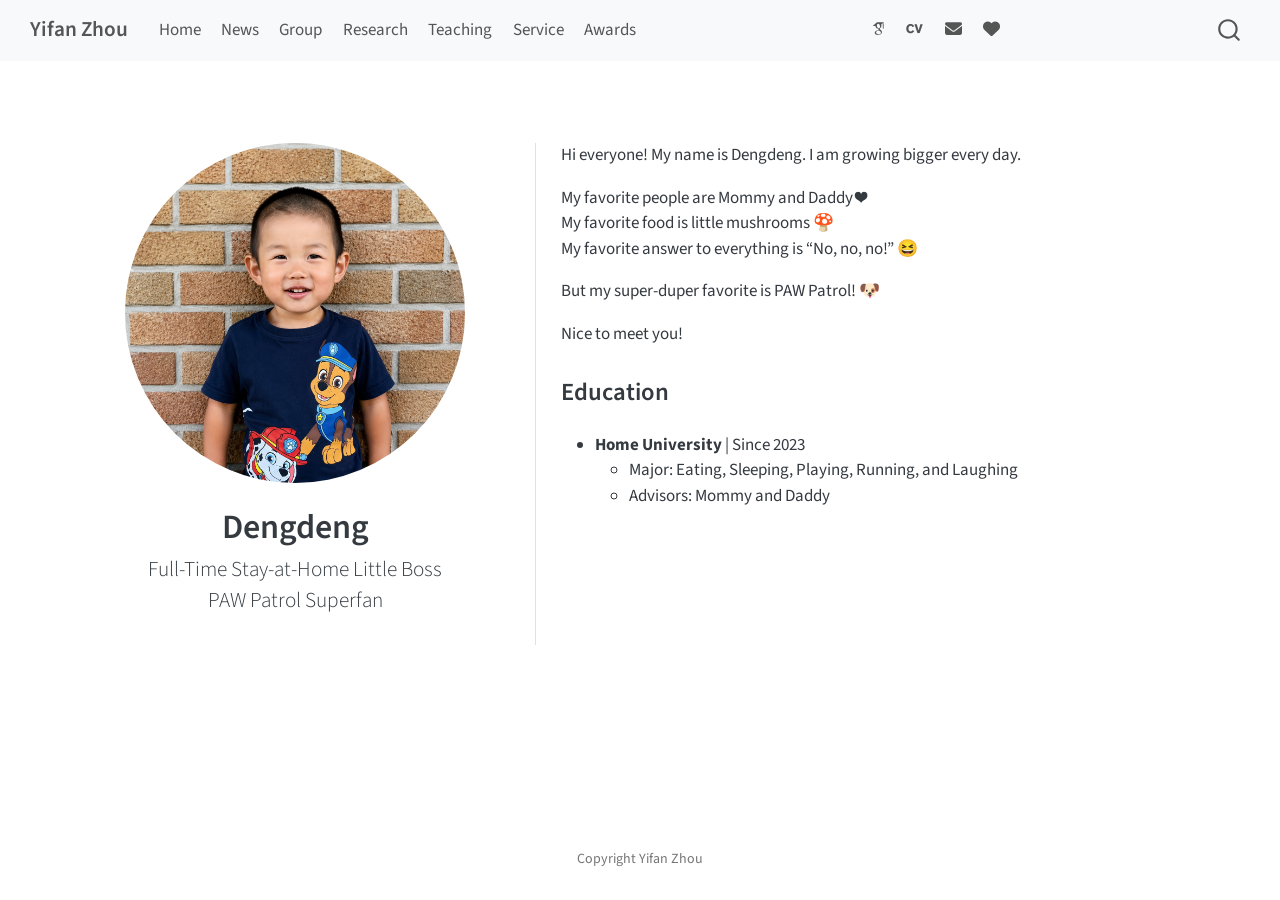
<file: docs/dengdeng.html>
<!DOCTYPE html>
<html xmlns="http://www.w3.org/1999/xhtml" lang="en" xml:lang="en"><head>

<meta charset="utf-8">
<meta name="generator" content="quarto-1.9.38">

<meta name="viewport" content="width=device-width, initial-scale=1.0, user-scalable=yes">


<title>Dengdeng – Yifan Zhou</title>
<style>
/* Default styles provided by pandoc.
** See https://pandoc.org/MANUAL.html#variables-for-html for config info.
*/
code{white-space: pre-wrap;}
span.smallcaps{font-variant: small-caps;}
div.columns{display: flex; gap: min(4vw, 1.5em);}
div.column{flex: auto; overflow-x: auto;}
div.hanging-indent{margin-left: 1.5em; text-indent: -1.5em;}
ul.task-list{list-style: none;}
ul.task-list li input[type="checkbox"] {
  width: 0.8em;
  margin: 0 0.8em 0.2em -1em; /* quarto-specific, see https://github.com/quarto-dev/quarto-cli/issues/4556 */ 
  vertical-align: middle;
}
</style>


<script src="site_libs/quarto-nav/quarto-nav.js"></script>
<script src="site_libs/quarto-nav/headroom.min.js"></script>
<script src="site_libs/clipboard/clipboard.min.js"></script>
<script src="site_libs/quarto-search/autocomplete.umd.js"></script>
<script src="site_libs/quarto-search/fuse.min.js"></script>
<script src="site_libs/quarto-search/quarto-search.js"></script>
<meta name="quarto:offset" content="./">
<link href="./files/icon/lab_logo.png" rel="icon" type="image/png">
<script src="site_libs/quarto-html/quarto.js" type="module"></script>
<script src="site_libs/quarto-html/tabsets/tabsets.js" type="module"></script>
<script src="site_libs/quarto-html/popper.min.js"></script>
<script src="site_libs/quarto-html/tippy.umd.min.js"></script>
<link href="site_libs/quarto-html/tippy.css" rel="stylesheet">
<link href="site_libs/quarto-html/quarto-syntax-highlighting-15634bcf2e68342d4ad2dfa704d543f6.css" rel="stylesheet" id="quarto-text-highlighting-styles">
<script src="site_libs/bootstrap/bootstrap.min.js"></script>
<link href="site_libs/bootstrap/bootstrap-icons.css" rel="stylesheet">
<link href="site_libs/bootstrap/bootstrap-a0f9fd0d421825b736dc1bbcbcba2219.min.css" rel="stylesheet" append-hash="true" id="quarto-bootstrap" data-mode="light">
<link href="site_libs/quarto-contrib/academicons-1.9.4/all.css" rel="stylesheet">
<link href="site_libs/quarto-contrib/academicons-1.9.4/size.css" rel="stylesheet">
<link href="site_libs/quarto-contrib/fontawesome6-6.7.2/all.min.css" rel="stylesheet">
<link href="site_libs/quarto-contrib/fontawesome6-6.7.2/latex-fontsize.css" rel="stylesheet">
<script id="quarto-search-options" type="application/json">{
  "location": "navbar",
  "copy-button": false,
  "collapse-after": 3,
  "panel-placement": "end",
  "type": "overlay",
  "limit": 50,
  "keyboard-shortcut": [
    "f",
    "/",
    "s"
  ],
  "language": {
    "search-no-results-text": "No results",
    "search-matching-documents-text": "matching documents",
    "search-copy-link-title": "Copy link to search",
    "search-hide-matches-text": "Hide additional matches",
    "search-more-match-text": "more match in this document",
    "search-more-matches-text": "more matches in this document",
    "search-clear-button-title": "Clear",
    "search-text-placeholder": "Search",
    "search-detached-cancel-button-title": "Cancel",
    "search-submit-button-title": "Submit",
    "search-label": "Search"
  }
}</script>


<link rel="stylesheet" href="styles.css">
</head>

<body class="nav-fixed quarto-light">

<div id="quarto-search-results"></div>
  <header id="quarto-header" class="headroom fixed-top">
    <nav class="navbar navbar-expand-lg " data-bs-theme="dark">
      <div class="navbar-container container-fluid">
      <div class="navbar-brand-container mx-auto">
    <a class="navbar-brand" href="./index.html">
    <span class="navbar-title">Yifan Zhou</span>
    </a>
  </div>
            <div id="quarto-search" class="" title="Search"></div>
          <button class="navbar-toggler" type="button" data-bs-toggle="collapse" data-bs-target="#navbarCollapse" aria-controls="navbarCollapse" role="menu" aria-expanded="false" aria-label="Toggle navigation" onclick="if (window.quartoToggleHeadroom) { window.quartoToggleHeadroom(); }">
  <span class="navbar-toggler-icon"></span>
</button>
          <div class="collapse navbar-collapse" id="navbarCollapse">
            <ul class="navbar-nav navbar-nav-scroll me-auto">
  <li class="nav-item">
    <a class="nav-link" href="./index.html"> 
<span class="menu-text">Home</span></a>
  </li>  
  <li class="nav-item">
    <a class="nav-link" href="./news.html"> 
<span class="menu-text">News</span></a>
  </li>  
  <li class="nav-item">
    <a class="nav-link" href="./lab.html"> 
<span class="menu-text">Group</span></a>
  </li>  
  <li class="nav-item">
    <a class="nav-link" href="./research.html"> 
<span class="menu-text">Research</span></a>
  </li>  
  <li class="nav-item">
    <a class="nav-link" href="./teaching.html"> 
<span class="menu-text">Teaching</span></a>
  </li>  
  <li class="nav-item">
    <a class="nav-link" href="./service.html"> 
<span class="menu-text">Service</span></a>
  </li>  
  <li class="nav-item">
    <a class="nav-link" href="./awards.html"> 
<span class="menu-text">Awards</span></a>
  </li>  
</ul>
            <ul class="navbar-nav navbar-nav-scroll ms-auto">
  <li class="nav-item">
    <a class="nav-link" href="https://scholar.google.com/citations?hl=en&amp;user=ffktsxoAAAAJ"> 
<span class="menu-text"><i class="ai  ai-google-scholar" aria-label="google-scholar"></i></span></a>
  </li>  
  <li class="nav-item">
    <a class="nav-link" href="./files/yifan_cv.pdf"> 
<span class="menu-text"><i class="ai  ai-cv" aria-label="cv"></i></span></a>
  </li>  
  <li class="nav-item">
    <a class="nav-link" href="mailto:yifan.zhou.1@stonybrook.edu"> 
<span class="menu-text"><i class="fa-solid fa-envelope" aria-label="envelope"></i></span></a>
  </li>  
  <li class="nav-item">
    <a class="nav-link" href="https://kunqian.info/"> 
<span class="menu-text"><i class="fa-solid fa-heart" aria-label="heart"></i></span></a>
  </li>  
</ul>
          </div> <!-- /navcollapse -->
            <div class="quarto-navbar-tools">
</div>
      </div> <!-- /container-fluid -->
    </nav>
</header>
<!-- content -->
<div id="quarto-content" class="quarto-container page-columns page-rows-contents page-layout-full page-navbar">
<!-- sidebar -->
<!-- margin-sidebar -->
    
<!-- main -->
<main class="content column-page" id="quarto-document-content">




<div class="quarto-about-trestles column-page">
  <div class="about-entity">
    <img src="files/dengdeng/avatar.png" class="about-image
  round " style="height: 20em; width: 20em;">
<header id="title-block-header" class="quarto-title-block default">
<div class="quarto-title">
<h1 class="title">Dengdeng</h1>
<p class="subtitle lead">Full-Time Stay-at-Home Little Boss<br>
PAW Patrol Superfan</p>
</div>
<div class="quarto-title-meta column-page">
  </div>
</header>
  </div>
  <div class="about-contents"><div id="pi-info">
<p>Hi everyone! My name is Dengdeng. I am growing bigger every day.</p>
<p>My favorite people are Mommy and Daddy ❤️ <br> My favorite food is little mushrooms 🍄 <br> My favorite answer to everything is “No, no, no!” 😆</p>
<p>But my super-duper favorite is PAW Patrol! 🐶</p>
<p>Nice to meet you!</p>
<section id="education" class="level2">
<h2 data-anchor-id="education">Education</h2>
<ul>
<li><strong>Home University</strong> | Since 2023
<ul>
<li>Major: Eating, Sleeping, Playing, Running, and Laughing</li>
<li>Advisors: Mommy and Daddy</li>
</ul></li>
</ul>


</section>
</div></div>
</div>


<a onclick="window.scrollTo(0, 0); return false;" role="button" id="quarto-back-to-top"><i class="bi bi-arrow-up"></i> Back to top</a></main> <!-- /main -->
<script id="quarto-html-after-body" type="application/javascript">
  window.document.addEventListener("DOMContentLoaded", function (event) {
    const isCodeAnnotation = (el) => {
      for (const clz of el.classList) {
        if (clz.startsWith('code-annotation-')) {                     
          return true;
        }
      }
      return false;
    }
    const onCopySuccess = function(e) {
      // button target
      const button = e.trigger;
      // don't keep focus
      button.blur();
      // flash "checked"
      button.classList.add('code-copy-button-checked');
      var currentTitle = button.getAttribute("title");
      button.setAttribute("title", "Copied!");
      let tooltip;
      if (window.bootstrap) {
        button.setAttribute("data-bs-toggle", "tooltip");
        button.setAttribute("data-bs-placement", "left");
        button.setAttribute("data-bs-title", "Copied!");
        tooltip = new bootstrap.Tooltip(button, 
          { trigger: "manual", 
            customClass: "code-copy-button-tooltip",
            offset: [0, -8]});
        tooltip.show();    
      }
      setTimeout(function() {
        if (tooltip) {
          tooltip.hide();
          button.removeAttribute("data-bs-title");
          button.removeAttribute("data-bs-toggle");
          button.removeAttribute("data-bs-placement");
        }
        button.setAttribute("title", currentTitle);
        button.classList.remove('code-copy-button-checked');
      }, 1000);
      // clear code selection
      e.clearSelection();
    }
    const getTextToCopy = function(trigger) {
      const outerScaffold = trigger.parentElement.cloneNode(true);
      const codeEl = outerScaffold.querySelector('code');
      for (const childEl of codeEl.children) {
        if (isCodeAnnotation(childEl)) {
          childEl.remove();
        }
      }
      return codeEl.innerText;
    }
    const clipboard = new window.ClipboardJS('.code-copy-button:not([data-in-quarto-modal])', {
      text: getTextToCopy
    });
    clipboard.on('success', onCopySuccess);
    if (window.document.getElementById('quarto-embedded-source-code-modal')) {
      const clipboardModal = new window.ClipboardJS('.code-copy-button[data-in-quarto-modal]', {
        text: getTextToCopy,
        container: window.document.getElementById('quarto-embedded-source-code-modal')
      });
      clipboardModal.on('success', onCopySuccess);
    }
      var localhostRegex = new RegExp(/^(?:http|https):\/\/localhost\:?[0-9]*\//);
      var mailtoRegex = new RegExp(/^mailto:/);
        var filterRegex = new RegExp('/' + window.location.host + '/');
      var isInternal = (href) => {
          return filterRegex.test(href) || localhostRegex.test(href) || mailtoRegex.test(href);
      }
      // Inspect non-navigation links and adorn them if external
     var links = window.document.querySelectorAll('a[href]:not(.nav-link):not(.navbar-brand):not(.toc-action):not(.sidebar-link):not(.sidebar-item-toggle):not(.pagination-link):not(.no-external):not([aria-hidden]):not(.dropdown-item):not(.quarto-navigation-tool):not(.about-link)');
      for (var i=0; i<links.length; i++) {
        const link = links[i];
        if (!isInternal(link.href)) {
          // undo the damage that might have been done by quarto-nav.js in the case of
          // links that we want to consider external
          if (link.dataset.originalHref !== undefined) {
            link.href = link.dataset.originalHref;
          }
        }
      }
    function tippyHover(el, contentFn, onTriggerFn, onUntriggerFn) {
      const config = {
        allowHTML: true,
        maxWidth: 500,
        delay: 100,
        arrow: false,
        appendTo: function(el) {
            return el.parentElement;
        },
        interactive: true,
        interactiveBorder: 10,
        theme: 'quarto',
        placement: 'bottom-start',
      };
      if (contentFn) {
        config.content = contentFn;
      }
      if (onTriggerFn) {
        config.onTrigger = onTriggerFn;
      }
      if (onUntriggerFn) {
        config.onUntrigger = onUntriggerFn;
      }
      window.tippy(el, config); 
    }
    const noterefs = window.document.querySelectorAll('a[role="doc-noteref"]');
    for (var i=0; i<noterefs.length; i++) {
      const ref = noterefs[i];
      tippyHover(ref, function() {
        // use id or data attribute instead here
        let href = ref.getAttribute('data-footnote-href') || ref.getAttribute('href');
        try { href = new URL(href).hash; } catch {}
        const id = href.replace(/^#\/?/, "");
        const note = window.document.getElementById(id);
        if (note) {
          return note.innerHTML;
        } else {
          return "";
        }
      });
    }
    const xrefs = window.document.querySelectorAll('a.quarto-xref');
    const processXRef = (id, note) => {
      // Strip column container classes
      const stripColumnClz = (el) => {
        el.classList.remove("page-full", "page-columns");
        if (el.children) {
          for (const child of el.children) {
            stripColumnClz(child);
          }
        }
      }
      stripColumnClz(note)
      if (id === null || id.startsWith('sec-')) {
        // Special case sections, only their first couple elements
        const container = document.createElement("div");
        if (note.children && note.children.length > 2) {
          container.appendChild(note.children[0].cloneNode(true));
          for (let i = 1; i < note.children.length; i++) {
            const child = note.children[i];
            if (child.tagName === "P" && child.innerText === "") {
              continue;
            } else {
              container.appendChild(child.cloneNode(true));
              break;
            }
          }
          if (window.Quarto?.typesetMath) {
            window.Quarto.typesetMath(container);
          }
          return container.innerHTML
        } else {
          if (window.Quarto?.typesetMath) {
            window.Quarto.typesetMath(note);
          }
          return note.innerHTML;
        }
      } else {
        // Remove any anchor links if they are present
        const anchorLink = note.querySelector('a.anchorjs-link');
        if (anchorLink) {
          anchorLink.remove();
        }
        if (window.Quarto?.typesetMath) {
          window.Quarto.typesetMath(note);
        }
        if (note.classList.contains("callout")) {
          return note.outerHTML;
        } else {
          return note.innerHTML;
        }
      }
    }
    for (var i=0; i<xrefs.length; i++) {
      const xref = xrefs[i];
      tippyHover(xref, undefined, function(instance) {
        instance.disable();
        let url = xref.getAttribute('href');
        let hash = undefined; 
        if (url.startsWith('#')) {
          hash = url;
        } else {
          try { hash = new URL(url).hash; } catch {}
        }
        if (hash) {
          const id = hash.replace(/^#\/?/, "");
          const note = window.document.getElementById(id);
          if (note !== null) {
            try {
              const html = processXRef(id, note.cloneNode(true));
              instance.setContent(html);
            } finally {
              instance.enable();
              instance.show();
            }
          } else {
            // See if we can fetch this
            fetch(url.split('#')[0])
            .then(res => res.text())
            .then(html => {
              const parser = new DOMParser();
              const htmlDoc = parser.parseFromString(html, "text/html");
              const note = htmlDoc.getElementById(id);
              if (note !== null) {
                const html = processXRef(id, note);
                instance.setContent(html);
              } 
            }).finally(() => {
              instance.enable();
              instance.show();
            });
          }
        } else {
          // See if we can fetch a full url (with no hash to target)
          // This is a special case and we should probably do some content thinning / targeting
          fetch(url)
          .then(res => res.text())
          .then(html => {
            const parser = new DOMParser();
            const htmlDoc = parser.parseFromString(html, "text/html");
            const note = htmlDoc.querySelector('main.content');
            if (note !== null) {
              // This should only happen for chapter cross references
              // (since there is no id in the URL)
              // remove the first header
              if (note.children.length > 0 && note.children[0].tagName === "HEADER") {
                note.children[0].remove();
              }
              const html = processXRef(null, note);
              instance.setContent(html);
            } 
          }).finally(() => {
            instance.enable();
            instance.show();
          });
        }
      }, function(instance) {
      });
    }
        let selectedAnnoteEl;
        const selectorForAnnotation = ( cell, annotation) => {
          let cellAttr = 'data-code-cell="' + cell + '"';
          let lineAttr = 'data-code-annotation="' +  annotation + '"';
          const selector = 'span[' + cellAttr + '][' + lineAttr + ']';
          return selector;
        }
        const selectCodeLines = (annoteEl) => {
          const doc = window.document;
          const targetCell = annoteEl.getAttribute("data-target-cell");
          const targetAnnotation = annoteEl.getAttribute("data-target-annotation");
          const annoteSpan = window.document.querySelector(selectorForAnnotation(targetCell, targetAnnotation));
          const lines = annoteSpan.getAttribute("data-code-lines").split(",");
          const lineIds = lines.map((line) => {
            return targetCell + "-" + line;
          })
          let top = null;
          let height = null;
          let parent = null;
          if (lineIds.length > 0) {
              //compute the position of the single el (top and bottom and make a div)
              const el = window.document.getElementById(lineIds[0]);
              top = el.offsetTop;
              height = el.offsetHeight;
              parent = el.parentElement.parentElement;
            if (lineIds.length > 1) {
              const lastEl = window.document.getElementById(lineIds[lineIds.length - 1]);
              const bottom = lastEl.offsetTop + lastEl.offsetHeight;
              height = bottom - top;
            }
            if (top !== null && height !== null && parent !== null) {
              // cook up a div (if necessary) and position it 
              let div = window.document.getElementById("code-annotation-line-highlight");
              if (div === null) {
                div = window.document.createElement("div");
                div.setAttribute("id", "code-annotation-line-highlight");
                div.style.position = 'absolute';
                parent.appendChild(div);
              }
              div.style.top = top - 2 + "px";
              div.style.height = height + 4 + "px";
              div.style.left = 0;
              let gutterDiv = window.document.getElementById("code-annotation-line-highlight-gutter");
              if (gutterDiv === null) {
                gutterDiv = window.document.createElement("div");
                gutterDiv.setAttribute("id", "code-annotation-line-highlight-gutter");
                gutterDiv.style.position = 'absolute';
                const codeCell = window.document.getElementById(targetCell);
                const gutter = codeCell.querySelector('.code-annotation-gutter');
                gutter.appendChild(gutterDiv);
              }
              gutterDiv.style.top = top - 2 + "px";
              gutterDiv.style.height = height + 4 + "px";
            }
            selectedAnnoteEl = annoteEl;
          }
        };
        const unselectCodeLines = () => {
          const elementsIds = ["code-annotation-line-highlight", "code-annotation-line-highlight-gutter"];
          elementsIds.forEach((elId) => {
            const div = window.document.getElementById(elId);
            if (div) {
              div.remove();
            }
          });
          selectedAnnoteEl = undefined;
        };
          // Handle positioning of the toggle
      window.addEventListener(
        "resize",
        throttle(() => {
          elRect = undefined;
          if (selectedAnnoteEl) {
            selectCodeLines(selectedAnnoteEl);
          }
        }, 10)
      );
      function throttle(fn, ms) {
      let throttle = false;
      let timer;
        return (...args) => {
          if(!throttle) { // first call gets through
              fn.apply(this, args);
              throttle = true;
          } else { // all the others get throttled
              if(timer) clearTimeout(timer); // cancel #2
              timer = setTimeout(() => {
                fn.apply(this, args);
                timer = throttle = false;
              }, ms);
          }
        };
      }
        // Attach click handler to the DT
        const annoteDls = window.document.querySelectorAll('dt[data-target-cell]');
        for (const annoteDlNode of annoteDls) {
          annoteDlNode.addEventListener('click', (event) => {
            const clickedEl = event.target;
            if (clickedEl !== selectedAnnoteEl) {
              unselectCodeLines();
              const activeEl = window.document.querySelector('dt[data-target-cell].code-annotation-active');
              if (activeEl) {
                activeEl.classList.remove('code-annotation-active');
              }
              selectCodeLines(clickedEl);
              clickedEl.classList.add('code-annotation-active');
            } else {
              // Unselect the line
              unselectCodeLines();
              clickedEl.classList.remove('code-annotation-active');
            }
          });
        }
    const findCites = (el) => {
      const parentEl = el.parentElement;
      if (parentEl) {
        const cites = parentEl.dataset.cites;
        if (cites) {
          return {
            el,
            cites: cites.split(' ')
          };
        } else {
          return findCites(el.parentElement)
        }
      } else {
        return undefined;
      }
    };
    var bibliorefs = window.document.querySelectorAll('a[role="doc-biblioref"]');
    for (var i=0; i<bibliorefs.length; i++) {
      const ref = bibliorefs[i];
      const citeInfo = findCites(ref);
      if (citeInfo) {
        tippyHover(citeInfo.el, function() {
          var popup = window.document.createElement('div');
          citeInfo.cites.forEach(function(cite) {
            var citeDiv = window.document.createElement('div');
            citeDiv.classList.add('hanging-indent');
            citeDiv.classList.add('csl-entry');
            var biblioDiv = window.document.getElementById('ref-' + cite);
            if (biblioDiv) {
              citeDiv.innerHTML = biblioDiv.innerHTML;
            }
            popup.appendChild(citeDiv);
          });
          return popup.innerHTML;
        });
      }
    }
  });
  </script>
</div> <!-- /content -->
<footer class="footer">
  <div class="nav-footer">
    <div class="nav-footer-left">
      &nbsp;
    </div>   
    <div class="nav-footer-center">
<p>Copyright Yifan Zhou</p>
</div>
    <div class="nav-footer-right">
      &nbsp;
    </div>
  </div>
</footer>




</body></html>
</file>
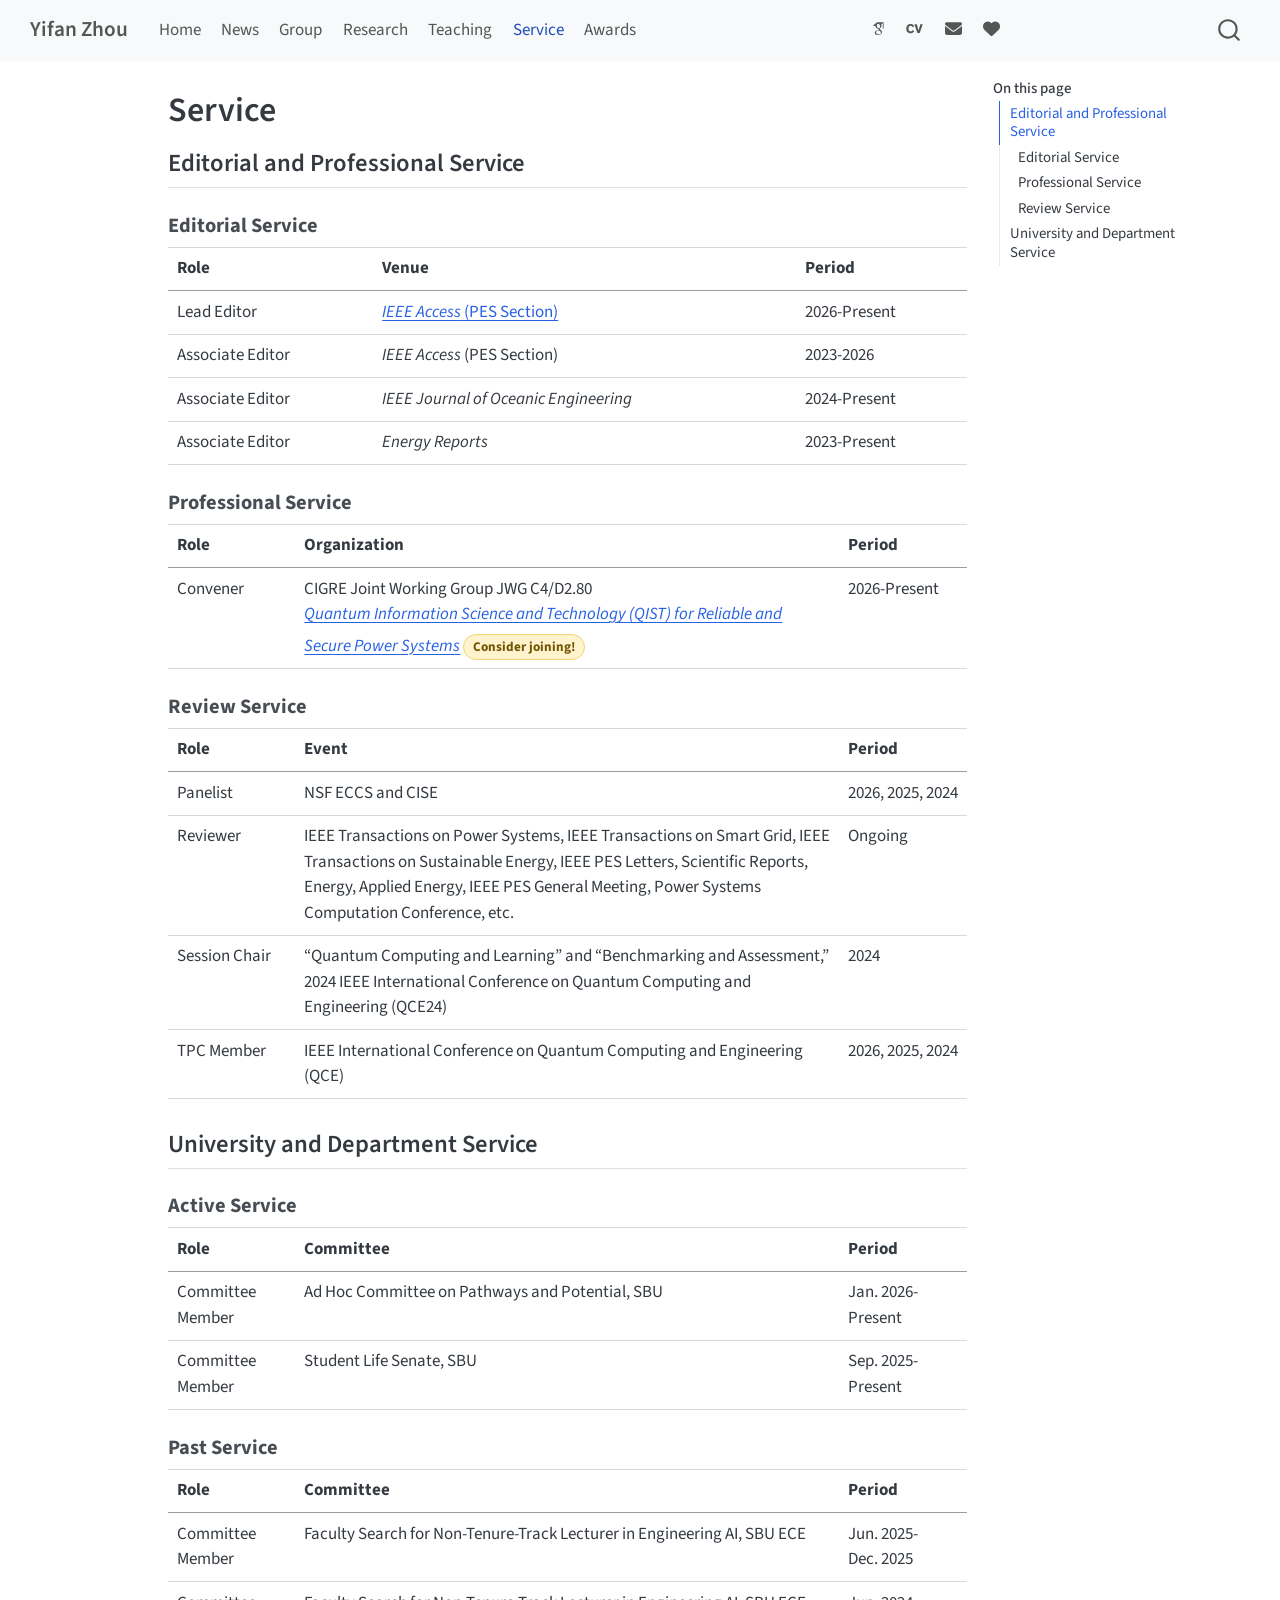
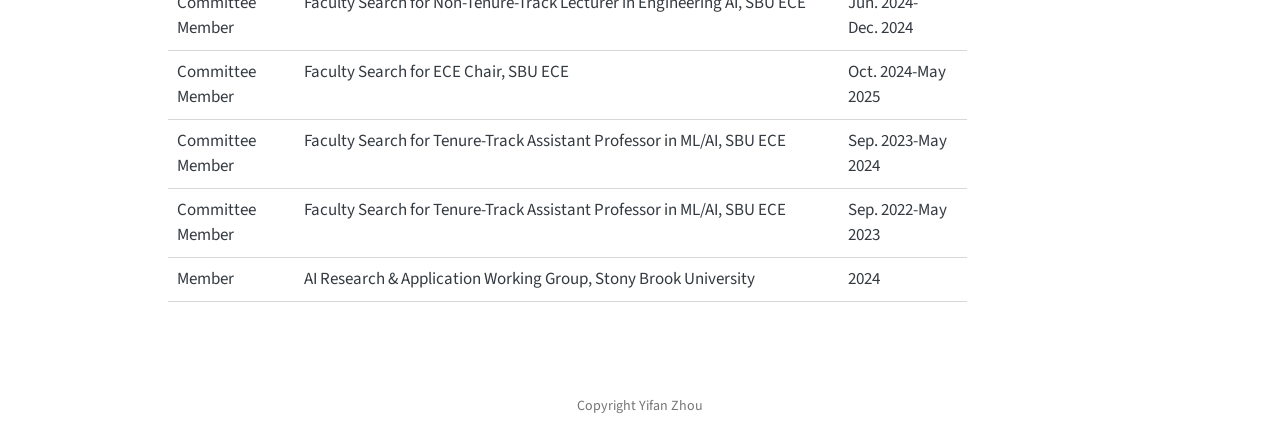
<file: docs/service.html>
<!DOCTYPE html>
<html xmlns="http://www.w3.org/1999/xhtml" lang="en" xml:lang="en"><head>

<meta charset="utf-8">
<meta name="generator" content="quarto-1.9.38">

<meta name="viewport" content="width=device-width, initial-scale=1.0, user-scalable=yes">


<title>Service – Yifan Zhou</title>
<style>
/* Default styles provided by pandoc.
** See https://pandoc.org/MANUAL.html#variables-for-html for config info.
*/
code{white-space: pre-wrap;}
span.smallcaps{font-variant: small-caps;}
div.columns{display: flex; gap: min(4vw, 1.5em);}
div.column{flex: auto; overflow-x: auto;}
div.hanging-indent{margin-left: 1.5em; text-indent: -1.5em;}
ul.task-list{list-style: none;}
ul.task-list li input[type="checkbox"] {
  width: 0.8em;
  margin: 0 0.8em 0.2em -1em; /* quarto-specific, see https://github.com/quarto-dev/quarto-cli/issues/4556 */ 
  vertical-align: middle;
}
</style>


<script src="site_libs/quarto-nav/quarto-nav.js"></script>
<script src="site_libs/quarto-nav/headroom.min.js"></script>
<script src="site_libs/clipboard/clipboard.min.js"></script>
<script src="site_libs/quarto-search/autocomplete.umd.js"></script>
<script src="site_libs/quarto-search/fuse.min.js"></script>
<script src="site_libs/quarto-search/quarto-search.js"></script>
<meta name="quarto:offset" content="./">
<link href="./files/icon/lab_logo.png" rel="icon" type="image/png">
<script src="site_libs/quarto-html/quarto.js" type="module"></script>
<script src="site_libs/quarto-html/tabsets/tabsets.js" type="module"></script>
<script src="site_libs/quarto-html/popper.min.js"></script>
<script src="site_libs/quarto-html/tippy.umd.min.js"></script>
<script src="site_libs/quarto-html/anchor.min.js"></script>
<link href="site_libs/quarto-html/tippy.css" rel="stylesheet">
<link href="site_libs/quarto-html/quarto-syntax-highlighting-15634bcf2e68342d4ad2dfa704d543f6.css" rel="stylesheet" id="quarto-text-highlighting-styles">
<script src="site_libs/bootstrap/bootstrap.min.js"></script>
<link href="site_libs/bootstrap/bootstrap-icons.css" rel="stylesheet">
<link href="site_libs/bootstrap/bootstrap-a0f9fd0d421825b736dc1bbcbcba2219.min.css" rel="stylesheet" append-hash="true" id="quarto-bootstrap" data-mode="light">
<link href="site_libs/quarto-contrib/academicons-1.9.4/all.css" rel="stylesheet">
<link href="site_libs/quarto-contrib/academicons-1.9.4/size.css" rel="stylesheet">
<link href="site_libs/quarto-contrib/fontawesome6-6.7.2/all.min.css" rel="stylesheet">
<link href="site_libs/quarto-contrib/fontawesome6-6.7.2/latex-fontsize.css" rel="stylesheet">
<script id="quarto-search-options" type="application/json">{
  "location": "navbar",
  "copy-button": false,
  "collapse-after": 3,
  "panel-placement": "end",
  "type": "overlay",
  "limit": 50,
  "keyboard-shortcut": [
    "f",
    "/",
    "s"
  ],
  "language": {
    "search-no-results-text": "No results",
    "search-matching-documents-text": "matching documents",
    "search-copy-link-title": "Copy link to search",
    "search-hide-matches-text": "Hide additional matches",
    "search-more-match-text": "more match in this document",
    "search-more-matches-text": "more matches in this document",
    "search-clear-button-title": "Clear",
    "search-text-placeholder": "Search",
    "search-detached-cancel-button-title": "Cancel",
    "search-submit-button-title": "Submit",
    "search-label": "Search"
  }
}</script>


<link rel="stylesheet" href="styles.css">
</head>

<body class="nav-fixed quarto-light">

<div id="quarto-search-results"></div>
  <header id="quarto-header" class="headroom fixed-top">
    <nav class="navbar navbar-expand-lg " data-bs-theme="dark">
      <div class="navbar-container container-fluid">
      <div class="navbar-brand-container mx-auto">
    <a class="navbar-brand" href="./index.html">
    <span class="navbar-title">Yifan Zhou</span>
    </a>
  </div>
            <div id="quarto-search" class="" title="Search"></div>
          <button class="navbar-toggler" type="button" data-bs-toggle="collapse" data-bs-target="#navbarCollapse" aria-controls="navbarCollapse" role="menu" aria-expanded="false" aria-label="Toggle navigation" onclick="if (window.quartoToggleHeadroom) { window.quartoToggleHeadroom(); }">
  <span class="navbar-toggler-icon"></span>
</button>
          <div class="collapse navbar-collapse" id="navbarCollapse">
            <ul class="navbar-nav navbar-nav-scroll me-auto">
  <li class="nav-item">
    <a class="nav-link" href="./index.html"> 
<span class="menu-text">Home</span></a>
  </li>  
  <li class="nav-item">
    <a class="nav-link" href="./news.html"> 
<span class="menu-text">News</span></a>
  </li>  
  <li class="nav-item">
    <a class="nav-link" href="./lab.html"> 
<span class="menu-text">Group</span></a>
  </li>  
  <li class="nav-item">
    <a class="nav-link" href="./research.html"> 
<span class="menu-text">Research</span></a>
  </li>  
  <li class="nav-item">
    <a class="nav-link" href="./teaching.html"> 
<span class="menu-text">Teaching</span></a>
  </li>  
  <li class="nav-item">
    <a class="nav-link active" href="./service.html" aria-current="page"> 
<span class="menu-text">Service</span></a>
  </li>  
  <li class="nav-item">
    <a class="nav-link" href="./awards.html"> 
<span class="menu-text">Awards</span></a>
  </li>  
</ul>
            <ul class="navbar-nav navbar-nav-scroll ms-auto">
  <li class="nav-item">
    <a class="nav-link" href="https://scholar.google.com/citations?hl=en&amp;user=ffktsxoAAAAJ"> 
<span class="menu-text"><i class="ai  ai-google-scholar" aria-label="google-scholar"></i></span></a>
  </li>  
  <li class="nav-item">
    <a class="nav-link" href="./files/yifan_cv.pdf"> 
<span class="menu-text"><i class="ai  ai-cv" aria-label="cv"></i></span></a>
  </li>  
  <li class="nav-item">
    <a class="nav-link" href="mailto:yifan.zhou.1@stonybrook.edu"> 
<span class="menu-text"><i class="fa-solid fa-envelope" aria-label="envelope"></i></span></a>
  </li>  
  <li class="nav-item">
    <a class="nav-link" href="https://kunqian.info/"> 
<span class="menu-text"><i class="fa-solid fa-heart" aria-label="heart"></i></span></a>
  </li>  
</ul>
          </div> <!-- /navcollapse -->
            <div class="quarto-navbar-tools">
</div>
      </div> <!-- /container-fluid -->
    </nav>
</header>
<!-- content -->
<div id="quarto-content" class="quarto-container page-columns page-rows-contents page-layout-article page-navbar">
<!-- sidebar -->
<!-- margin-sidebar -->
    <div id="quarto-margin-sidebar" class="sidebar margin-sidebar">
        <nav id="TOC" role="doc-toc" class="toc-active">
    <h2 id="toc-title">On this page</h2>
   
  <ul>
  <li><a href="#editorial-and-professional-service" id="toc-editorial-and-professional-service" class="nav-link active" data-scroll-target="#editorial-and-professional-service">Editorial and Professional Service</a>
  <ul class="collapse">
  <li><a href="#editorial-service" id="toc-editorial-service" class="nav-link" data-scroll-target="#editorial-service">Editorial Service</a></li>
  <li><a href="#professional-service" id="toc-professional-service" class="nav-link" data-scroll-target="#professional-service">Professional Service</a></li>
  <li><a href="#review-service" id="toc-review-service" class="nav-link" data-scroll-target="#review-service">Review Service</a></li>
  </ul></li>
  <li><a href="#university-and-department-service" id="toc-university-and-department-service" class="nav-link" data-scroll-target="#university-and-department-service">University and Department Service</a>
  <ul class="collapse">
  <li><a href="#active-service" id="toc-active-service" class="nav-link" data-scroll-target="#active-service">Active Service</a></li>
  <li><a href="#past-service" id="toc-past-service" class="nav-link" data-scroll-target="#past-service">Past Service</a></li>
  </ul></li>
  </ul>
</nav>
    </div>
<!-- main -->
<main class="content" id="quarto-document-content">

<header id="title-block-header" class="quarto-title-block default">
<div class="quarto-title">
<h1 class="title">Service</h1>
</div>



<div class="quarto-title-meta">

    
  
    
  </div>
  


</header>


<section id="editorial-and-professional-service" class="level2">
<h2 class="anchored" data-anchor-id="editorial-and-professional-service">Editorial and Professional Service</h2>
<section id="editorial-service" class="level3">
<h3 class="anchored" data-anchor-id="editorial-service">Editorial Service</h3>
<table class="caption-top table">
<thead>
<tr class="header">
<th>Role</th>
<th>Venue</th>
<th>Period</th>
</tr>
</thead>
<tbody>
<tr class="odd">
<td>Lead Editor</td>
<td><a href="https://ieeeaccess.ieee.org/society-sections/ieee-power-energy-society-section/"><em>IEEE Access</em> (PES Section)</a></td>
<td>2026-Present</td>
</tr>
<tr class="even">
<td>Associate Editor</td>
<td><em>IEEE Access</em> (PES Section)</td>
<td>2023-2026</td>
</tr>
<tr class="odd">
<td>Associate Editor</td>
<td><em>IEEE Journal of Oceanic Engineering</em></td>
<td>2024-Present</td>
</tr>
<tr class="even">
<td>Associate Editor</td>
<td><em>Energy Reports</em></td>
<td>2023-Present</td>
</tr>
</tbody>
</table>
</section>
<section id="professional-service" class="level3">
<h3 class="anchored" data-anchor-id="professional-service">Professional Service</h3>
<div class="service-table-compact">
<table class="caption-top table">
<thead>
<tr class="header">
<th>Role</th>
<th>Organization</th>
<th>Period</th>
</tr>
</thead>
<tbody>
<tr class="odd">
<td>Convener</td>
<td>CIGRE Joint Working Group JWG C4/D2.80<br><a href="https://cigre-usnc.org/wp-content/uploads/2026/03/TOR-JWG-C4-D2-80-Quantum-Information-Science-and-Technology-QIST-for-Reliable-and-Secure-Power-Systems.pdf"><em>Quantum Information Science and Technology (QIST) for Reliable and Secure Power Systems</em></a> <span class="service-callout">Consider joining!</span></td>
<td>2026-Present</td>
</tr>
</tbody>
</table>
</div>
</section>
<section id="review-service" class="level3">
<h3 class="anchored" data-anchor-id="review-service">Review Service</h3>
<div class="service-table-compact">
<table class="caption-top table">
<colgroup>
<col style="width: 33%">
<col style="width: 33%">
<col style="width: 33%">
</colgroup>
<thead>
<tr class="header">
<th>Role</th>
<th>Event</th>
<th>Period</th>
</tr>
</thead>
<tbody>
<tr class="odd">
<td>Panelist</td>
<td>NSF ECCS and CISE</td>
<td>2026, 2025, 2024</td>
</tr>
<tr class="even">
<td>Reviewer</td>
<td>IEEE Transactions on Power Systems, IEEE Transactions on Smart Grid, IEEE Transactions on Sustainable Energy, IEEE PES Letters, Scientific Reports, Energy, Applied Energy, IEEE PES General Meeting, Power Systems Computation Conference, etc.</td>
<td>Ongoing</td>
</tr>
<tr class="odd">
<td>Session Chair</td>
<td>“Quantum Computing and Learning” and “Benchmarking and Assessment,” 2024 IEEE International Conference on Quantum Computing and Engineering (QCE24)</td>
<td>2024</td>
</tr>
<tr class="even">
<td>TPC Member</td>
<td>IEEE International Conference on Quantum Computing and Engineering (QCE)</td>
<td>2026, 2025, 2024</td>
</tr>
</tbody>
</table>
</div>
</section>
</section>
<section id="university-and-department-service" class="level2">
<h2 class="anchored" data-anchor-id="university-and-department-service">University and Department Service</h2>
<section id="active-service" class="level3">
<h3 class="anchored" data-anchor-id="active-service">Active Service</h3>
<div class="service-table-compact">
<table class="caption-top table">
<colgroup>
<col style="width: 33%">
<col style="width: 33%">
<col style="width: 33%">
</colgroup>
<thead>
<tr class="header">
<th>Role</th>
<th>Committee</th>
<th>Period</th>
</tr>
</thead>
<tbody>
<tr class="odd">
<td>Committee Member</td>
<td>Ad Hoc Committee on Pathways and Potential, SBU</td>
<td>Jan.&nbsp;2026-Present</td>
</tr>
<tr class="even">
<td>Committee Member</td>
<td>Student Life Senate, SBU</td>
<td>Sep.&nbsp;2025-Present</td>
</tr>
</tbody>
</table>
</div>
</section>
<section id="past-service" class="level3">
<h3 class="anchored" data-anchor-id="past-service">Past Service</h3>
<div class="service-table-compact">
<table class="caption-top table">
<colgroup>
<col style="width: 33%">
<col style="width: 33%">
<col style="width: 33%">
</colgroup>
<thead>
<tr class="header">
<th>Role</th>
<th>Committee</th>
<th>Period</th>
</tr>
</thead>
<tbody>
<tr class="odd">
<td>Committee Member</td>
<td>Faculty Search for Non-Tenure-Track Lecturer in Engineering AI, SBU ECE</td>
<td>Jun.&nbsp;2025-Dec.&nbsp;2025</td>
</tr>
<tr class="even">
<td>Committee Member</td>
<td>Faculty Search for Non-Tenure-Track Lecturer in Engineering AI, SBU ECE</td>
<td>Jun.&nbsp;2024-Dec.&nbsp;2024</td>
</tr>
<tr class="odd">
<td>Committee Member</td>
<td>Faculty Search for ECE Chair, SBU ECE</td>
<td>Oct.&nbsp;2024-May 2025</td>
</tr>
<tr class="even">
<td>Committee Member</td>
<td>Faculty Search for Tenure-Track Assistant Professor in ML/AI, SBU ECE</td>
<td>Sep.&nbsp;2023-May 2024</td>
</tr>
<tr class="odd">
<td>Committee Member</td>
<td>Faculty Search for Tenure-Track Assistant Professor in ML/AI, SBU ECE</td>
<td>Sep.&nbsp;2022-May 2023</td>
</tr>
<tr class="even">
<td>Member</td>
<td>AI Research &amp; Application Working Group, Stony Brook University</td>
<td>2024</td>
</tr>
</tbody>
</table>
</div>


</section>
</section>

<a onclick="window.scrollTo(0, 0); return false;" role="button" id="quarto-back-to-top"><i class="bi bi-arrow-up"></i> Back to top</a></main> <!-- /main -->
<script id="quarto-html-after-body" type="application/javascript">
  window.document.addEventListener("DOMContentLoaded", function (event) {
    const icon = "";
    const anchorJS = new window.AnchorJS();
    anchorJS.options = {
      placement: 'right',
      icon: icon
    };
    anchorJS.add('.anchored');
    const isCodeAnnotation = (el) => {
      for (const clz of el.classList) {
        if (clz.startsWith('code-annotation-')) {                     
          return true;
        }
      }
      return false;
    }
    const onCopySuccess = function(e) {
      // button target
      const button = e.trigger;
      // don't keep focus
      button.blur();
      // flash "checked"
      button.classList.add('code-copy-button-checked');
      var currentTitle = button.getAttribute("title");
      button.setAttribute("title", "Copied!");
      let tooltip;
      if (window.bootstrap) {
        button.setAttribute("data-bs-toggle", "tooltip");
        button.setAttribute("data-bs-placement", "left");
        button.setAttribute("data-bs-title", "Copied!");
        tooltip = new bootstrap.Tooltip(button, 
          { trigger: "manual", 
            customClass: "code-copy-button-tooltip",
            offset: [0, -8]});
        tooltip.show();    
      }
      setTimeout(function() {
        if (tooltip) {
          tooltip.hide();
          button.removeAttribute("data-bs-title");
          button.removeAttribute("data-bs-toggle");
          button.removeAttribute("data-bs-placement");
        }
        button.setAttribute("title", currentTitle);
        button.classList.remove('code-copy-button-checked');
      }, 1000);
      // clear code selection
      e.clearSelection();
    }
    const getTextToCopy = function(trigger) {
      const outerScaffold = trigger.parentElement.cloneNode(true);
      const codeEl = outerScaffold.querySelector('code');
      for (const childEl of codeEl.children) {
        if (isCodeAnnotation(childEl)) {
          childEl.remove();
        }
      }
      return codeEl.innerText;
    }
    const clipboard = new window.ClipboardJS('.code-copy-button:not([data-in-quarto-modal])', {
      text: getTextToCopy
    });
    clipboard.on('success', onCopySuccess);
    if (window.document.getElementById('quarto-embedded-source-code-modal')) {
      const clipboardModal = new window.ClipboardJS('.code-copy-button[data-in-quarto-modal]', {
        text: getTextToCopy,
        container: window.document.getElementById('quarto-embedded-source-code-modal')
      });
      clipboardModal.on('success', onCopySuccess);
    }
      var localhostRegex = new RegExp(/^(?:http|https):\/\/localhost\:?[0-9]*\//);
      var mailtoRegex = new RegExp(/^mailto:/);
        var filterRegex = new RegExp('/' + window.location.host + '/');
      var isInternal = (href) => {
          return filterRegex.test(href) || localhostRegex.test(href) || mailtoRegex.test(href);
      }
      // Inspect non-navigation links and adorn them if external
     var links = window.document.querySelectorAll('a[href]:not(.nav-link):not(.navbar-brand):not(.toc-action):not(.sidebar-link):not(.sidebar-item-toggle):not(.pagination-link):not(.no-external):not([aria-hidden]):not(.dropdown-item):not(.quarto-navigation-tool):not(.about-link)');
      for (var i=0; i<links.length; i++) {
        const link = links[i];
        if (!isInternal(link.href)) {
          // undo the damage that might have been done by quarto-nav.js in the case of
          // links that we want to consider external
          if (link.dataset.originalHref !== undefined) {
            link.href = link.dataset.originalHref;
          }
        }
      }
    function tippyHover(el, contentFn, onTriggerFn, onUntriggerFn) {
      const config = {
        allowHTML: true,
        maxWidth: 500,
        delay: 100,
        arrow: false,
        appendTo: function(el) {
            return el.parentElement;
        },
        interactive: true,
        interactiveBorder: 10,
        theme: 'quarto',
        placement: 'bottom-start',
      };
      if (contentFn) {
        config.content = contentFn;
      }
      if (onTriggerFn) {
        config.onTrigger = onTriggerFn;
      }
      if (onUntriggerFn) {
        config.onUntrigger = onUntriggerFn;
      }
      window.tippy(el, config); 
    }
    const noterefs = window.document.querySelectorAll('a[role="doc-noteref"]');
    for (var i=0; i<noterefs.length; i++) {
      const ref = noterefs[i];
      tippyHover(ref, function() {
        // use id or data attribute instead here
        let href = ref.getAttribute('data-footnote-href') || ref.getAttribute('href');
        try { href = new URL(href).hash; } catch {}
        const id = href.replace(/^#\/?/, "");
        const note = window.document.getElementById(id);
        if (note) {
          return note.innerHTML;
        } else {
          return "";
        }
      });
    }
    const xrefs = window.document.querySelectorAll('a.quarto-xref');
    const processXRef = (id, note) => {
      // Strip column container classes
      const stripColumnClz = (el) => {
        el.classList.remove("page-full", "page-columns");
        if (el.children) {
          for (const child of el.children) {
            stripColumnClz(child);
          }
        }
      }
      stripColumnClz(note)
      if (id === null || id.startsWith('sec-')) {
        // Special case sections, only their first couple elements
        const container = document.createElement("div");
        if (note.children && note.children.length > 2) {
          container.appendChild(note.children[0].cloneNode(true));
          for (let i = 1; i < note.children.length; i++) {
            const child = note.children[i];
            if (child.tagName === "P" && child.innerText === "") {
              continue;
            } else {
              container.appendChild(child.cloneNode(true));
              break;
            }
          }
          if (window.Quarto?.typesetMath) {
            window.Quarto.typesetMath(container);
          }
          return container.innerHTML
        } else {
          if (window.Quarto?.typesetMath) {
            window.Quarto.typesetMath(note);
          }
          return note.innerHTML;
        }
      } else {
        // Remove any anchor links if they are present
        const anchorLink = note.querySelector('a.anchorjs-link');
        if (anchorLink) {
          anchorLink.remove();
        }
        if (window.Quarto?.typesetMath) {
          window.Quarto.typesetMath(note);
        }
        if (note.classList.contains("callout")) {
          return note.outerHTML;
        } else {
          return note.innerHTML;
        }
      }
    }
    for (var i=0; i<xrefs.length; i++) {
      const xref = xrefs[i];
      tippyHover(xref, undefined, function(instance) {
        instance.disable();
        let url = xref.getAttribute('href');
        let hash = undefined; 
        if (url.startsWith('#')) {
          hash = url;
        } else {
          try { hash = new URL(url).hash; } catch {}
        }
        if (hash) {
          const id = hash.replace(/^#\/?/, "");
          const note = window.document.getElementById(id);
          if (note !== null) {
            try {
              const html = processXRef(id, note.cloneNode(true));
              instance.setContent(html);
            } finally {
              instance.enable();
              instance.show();
            }
          } else {
            // See if we can fetch this
            fetch(url.split('#')[0])
            .then(res => res.text())
            .then(html => {
              const parser = new DOMParser();
              const htmlDoc = parser.parseFromString(html, "text/html");
              const note = htmlDoc.getElementById(id);
              if (note !== null) {
                const html = processXRef(id, note);
                instance.setContent(html);
              } 
            }).finally(() => {
              instance.enable();
              instance.show();
            });
          }
        } else {
          // See if we can fetch a full url (with no hash to target)
          // This is a special case and we should probably do some content thinning / targeting
          fetch(url)
          .then(res => res.text())
          .then(html => {
            const parser = new DOMParser();
            const htmlDoc = parser.parseFromString(html, "text/html");
            const note = htmlDoc.querySelector('main.content');
            if (note !== null) {
              // This should only happen for chapter cross references
              // (since there is no id in the URL)
              // remove the first header
              if (note.children.length > 0 && note.children[0].tagName === "HEADER") {
                note.children[0].remove();
              }
              const html = processXRef(null, note);
              instance.setContent(html);
            } 
          }).finally(() => {
            instance.enable();
            instance.show();
          });
        }
      }, function(instance) {
      });
    }
        let selectedAnnoteEl;
        const selectorForAnnotation = ( cell, annotation) => {
          let cellAttr = 'data-code-cell="' + cell + '"';
          let lineAttr = 'data-code-annotation="' +  annotation + '"';
          const selector = 'span[' + cellAttr + '][' + lineAttr + ']';
          return selector;
        }
        const selectCodeLines = (annoteEl) => {
          const doc = window.document;
          const targetCell = annoteEl.getAttribute("data-target-cell");
          const targetAnnotation = annoteEl.getAttribute("data-target-annotation");
          const annoteSpan = window.document.querySelector(selectorForAnnotation(targetCell, targetAnnotation));
          const lines = annoteSpan.getAttribute("data-code-lines").split(",");
          const lineIds = lines.map((line) => {
            return targetCell + "-" + line;
          })
          let top = null;
          let height = null;
          let parent = null;
          if (lineIds.length > 0) {
              //compute the position of the single el (top and bottom and make a div)
              const el = window.document.getElementById(lineIds[0]);
              top = el.offsetTop;
              height = el.offsetHeight;
              parent = el.parentElement.parentElement;
            if (lineIds.length > 1) {
              const lastEl = window.document.getElementById(lineIds[lineIds.length - 1]);
              const bottom = lastEl.offsetTop + lastEl.offsetHeight;
              height = bottom - top;
            }
            if (top !== null && height !== null && parent !== null) {
              // cook up a div (if necessary) and position it 
              let div = window.document.getElementById("code-annotation-line-highlight");
              if (div === null) {
                div = window.document.createElement("div");
                div.setAttribute("id", "code-annotation-line-highlight");
                div.style.position = 'absolute';
                parent.appendChild(div);
              }
              div.style.top = top - 2 + "px";
              div.style.height = height + 4 + "px";
              div.style.left = 0;
              let gutterDiv = window.document.getElementById("code-annotation-line-highlight-gutter");
              if (gutterDiv === null) {
                gutterDiv = window.document.createElement("div");
                gutterDiv.setAttribute("id", "code-annotation-line-highlight-gutter");
                gutterDiv.style.position = 'absolute';
                const codeCell = window.document.getElementById(targetCell);
                const gutter = codeCell.querySelector('.code-annotation-gutter');
                gutter.appendChild(gutterDiv);
              }
              gutterDiv.style.top = top - 2 + "px";
              gutterDiv.style.height = height + 4 + "px";
            }
            selectedAnnoteEl = annoteEl;
          }
        };
        const unselectCodeLines = () => {
          const elementsIds = ["code-annotation-line-highlight", "code-annotation-line-highlight-gutter"];
          elementsIds.forEach((elId) => {
            const div = window.document.getElementById(elId);
            if (div) {
              div.remove();
            }
          });
          selectedAnnoteEl = undefined;
        };
          // Handle positioning of the toggle
      window.addEventListener(
        "resize",
        throttle(() => {
          elRect = undefined;
          if (selectedAnnoteEl) {
            selectCodeLines(selectedAnnoteEl);
          }
        }, 10)
      );
      function throttle(fn, ms) {
      let throttle = false;
      let timer;
        return (...args) => {
          if(!throttle) { // first call gets through
              fn.apply(this, args);
              throttle = true;
          } else { // all the others get throttled
              if(timer) clearTimeout(timer); // cancel #2
              timer = setTimeout(() => {
                fn.apply(this, args);
                timer = throttle = false;
              }, ms);
          }
        };
      }
        // Attach click handler to the DT
        const annoteDls = window.document.querySelectorAll('dt[data-target-cell]');
        for (const annoteDlNode of annoteDls) {
          annoteDlNode.addEventListener('click', (event) => {
            const clickedEl = event.target;
            if (clickedEl !== selectedAnnoteEl) {
              unselectCodeLines();
              const activeEl = window.document.querySelector('dt[data-target-cell].code-annotation-active');
              if (activeEl) {
                activeEl.classList.remove('code-annotation-active');
              }
              selectCodeLines(clickedEl);
              clickedEl.classList.add('code-annotation-active');
            } else {
              // Unselect the line
              unselectCodeLines();
              clickedEl.classList.remove('code-annotation-active');
            }
          });
        }
    const findCites = (el) => {
      const parentEl = el.parentElement;
      if (parentEl) {
        const cites = parentEl.dataset.cites;
        if (cites) {
          return {
            el,
            cites: cites.split(' ')
          };
        } else {
          return findCites(el.parentElement)
        }
      } else {
        return undefined;
      }
    };
    var bibliorefs = window.document.querySelectorAll('a[role="doc-biblioref"]');
    for (var i=0; i<bibliorefs.length; i++) {
      const ref = bibliorefs[i];
      const citeInfo = findCites(ref);
      if (citeInfo) {
        tippyHover(citeInfo.el, function() {
          var popup = window.document.createElement('div');
          citeInfo.cites.forEach(function(cite) {
            var citeDiv = window.document.createElement('div');
            citeDiv.classList.add('hanging-indent');
            citeDiv.classList.add('csl-entry');
            var biblioDiv = window.document.getElementById('ref-' + cite);
            if (biblioDiv) {
              citeDiv.innerHTML = biblioDiv.innerHTML;
            }
            popup.appendChild(citeDiv);
          });
          return popup.innerHTML;
        });
      }
    }
  });
  </script>
</div> <!-- /content -->
<footer class="footer">
  <div class="nav-footer">
    <div class="nav-footer-left">
      &nbsp;
    </div>   
    <div class="nav-footer-center">
<p>Copyright Yifan Zhou</p>
</div>
    <div class="nav-footer-right">
      &nbsp;
    </div>
  </div>
</footer>




</body></html>
</file>
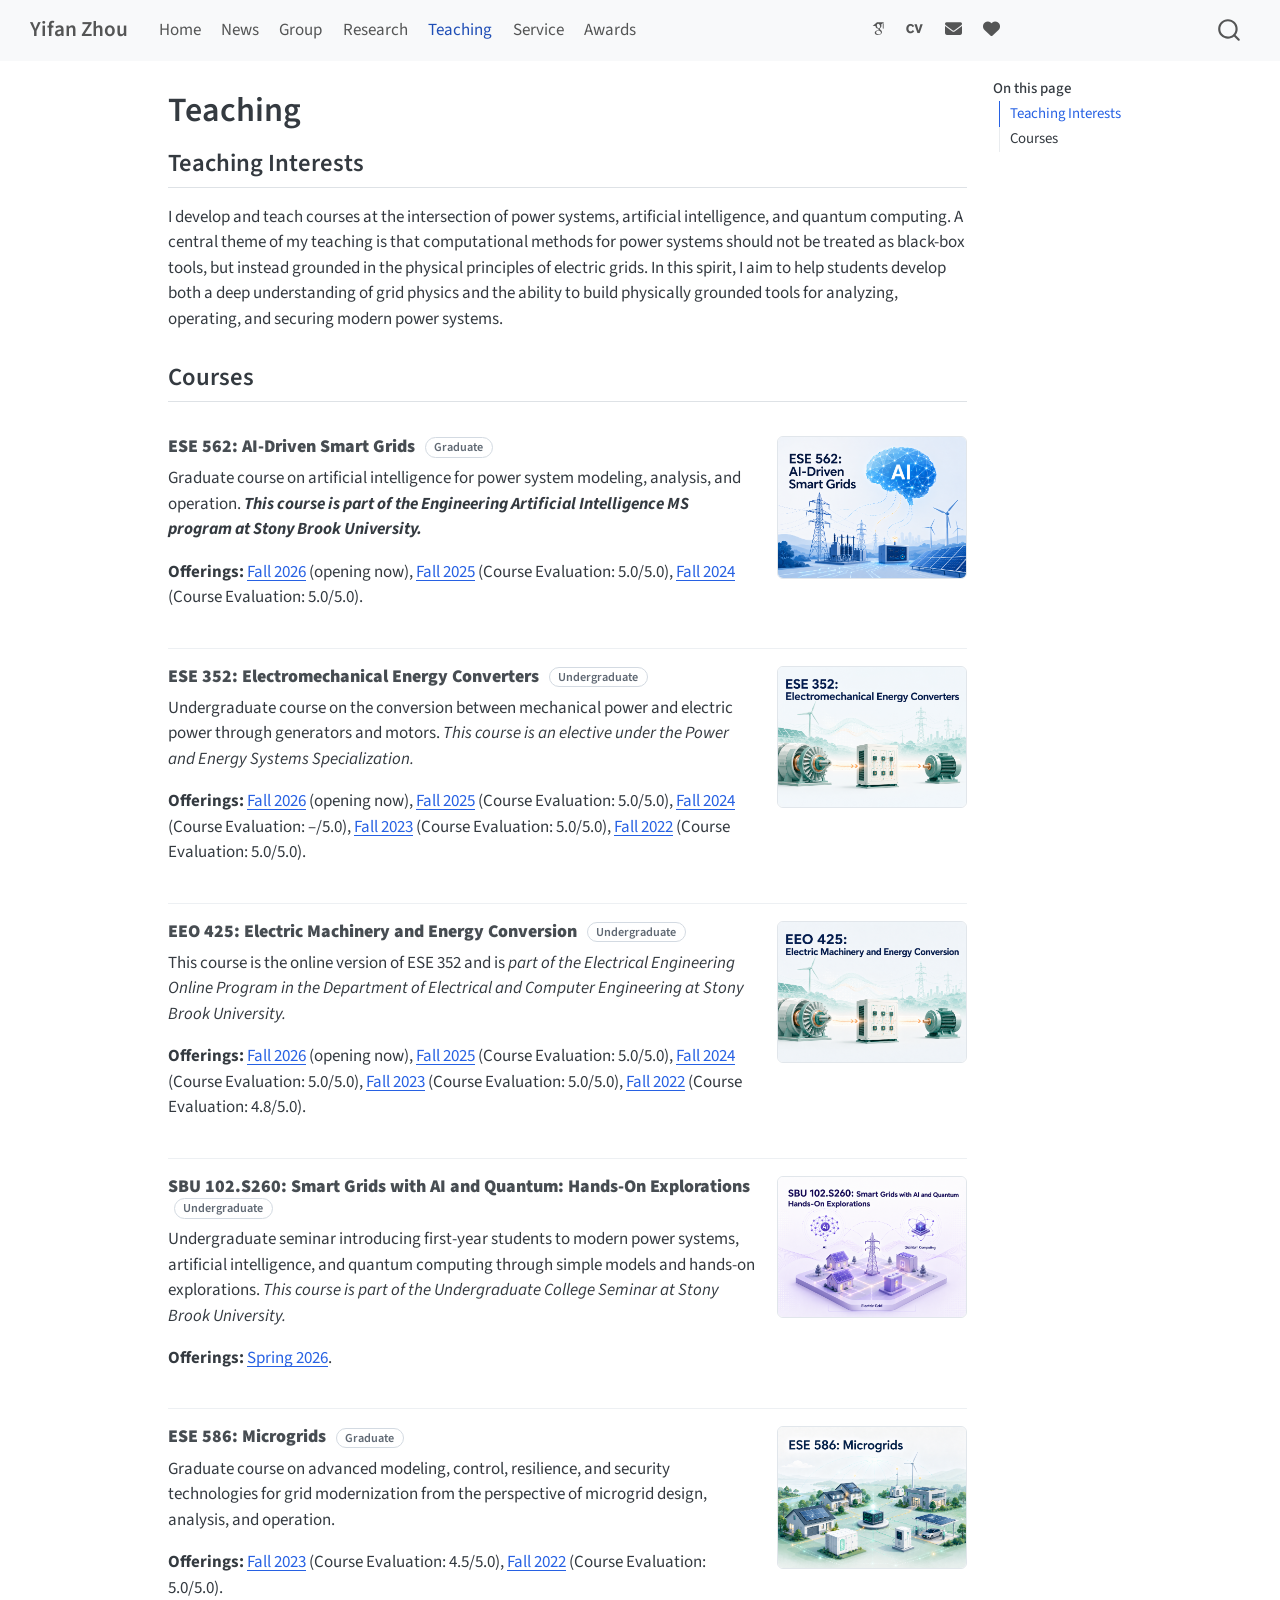
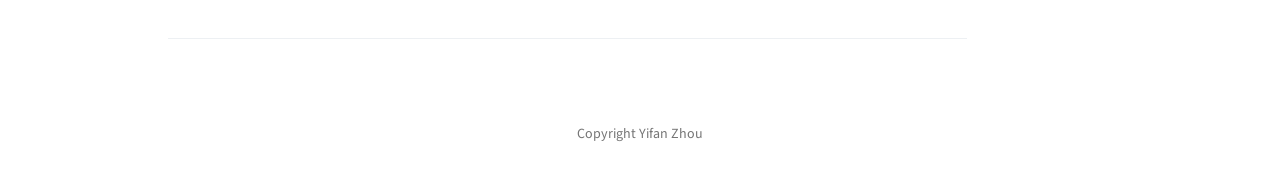
<file: docs/teaching.html>
<!DOCTYPE html>
<html xmlns="http://www.w3.org/1999/xhtml" lang="en" xml:lang="en"><head>

<meta charset="utf-8">
<meta name="generator" content="quarto-1.9.38">

<meta name="viewport" content="width=device-width, initial-scale=1.0, user-scalable=yes">


<title>Teaching – Yifan Zhou</title>
<style>
/* Default styles provided by pandoc.
** See https://pandoc.org/MANUAL.html#variables-for-html for config info.
*/
code{white-space: pre-wrap;}
span.smallcaps{font-variant: small-caps;}
div.columns{display: flex; gap: min(4vw, 1.5em);}
div.column{flex: auto; overflow-x: auto;}
div.hanging-indent{margin-left: 1.5em; text-indent: -1.5em;}
ul.task-list{list-style: none;}
ul.task-list li input[type="checkbox"] {
  width: 0.8em;
  margin: 0 0.8em 0.2em -1em; /* quarto-specific, see https://github.com/quarto-dev/quarto-cli/issues/4556 */ 
  vertical-align: middle;
}
</style>


<script src="site_libs/quarto-nav/quarto-nav.js"></script>
<script src="site_libs/quarto-nav/headroom.min.js"></script>
<script src="site_libs/clipboard/clipboard.min.js"></script>
<script src="site_libs/quarto-search/autocomplete.umd.js"></script>
<script src="site_libs/quarto-search/fuse.min.js"></script>
<script src="site_libs/quarto-search/quarto-search.js"></script>
<meta name="quarto:offset" content="./">
<link href="./files/icon/lab_logo.png" rel="icon" type="image/png">
<script src="site_libs/quarto-html/quarto.js" type="module"></script>
<script src="site_libs/quarto-html/tabsets/tabsets.js" type="module"></script>
<script src="site_libs/quarto-html/popper.min.js"></script>
<script src="site_libs/quarto-html/tippy.umd.min.js"></script>
<script src="site_libs/quarto-html/anchor.min.js"></script>
<link href="site_libs/quarto-html/tippy.css" rel="stylesheet">
<link href="site_libs/quarto-html/quarto-syntax-highlighting-15634bcf2e68342d4ad2dfa704d543f6.css" rel="stylesheet" id="quarto-text-highlighting-styles">
<script src="site_libs/bootstrap/bootstrap.min.js"></script>
<link href="site_libs/bootstrap/bootstrap-icons.css" rel="stylesheet">
<link href="site_libs/bootstrap/bootstrap-a0f9fd0d421825b736dc1bbcbcba2219.min.css" rel="stylesheet" append-hash="true" id="quarto-bootstrap" data-mode="light">
<link href="site_libs/quarto-contrib/academicons-1.9.4/all.css" rel="stylesheet">
<link href="site_libs/quarto-contrib/academicons-1.9.4/size.css" rel="stylesheet">
<link href="site_libs/quarto-contrib/fontawesome6-6.7.2/all.min.css" rel="stylesheet">
<link href="site_libs/quarto-contrib/fontawesome6-6.7.2/latex-fontsize.css" rel="stylesheet">
<script id="quarto-search-options" type="application/json">{
  "location": "navbar",
  "copy-button": false,
  "collapse-after": 3,
  "panel-placement": "end",
  "type": "overlay",
  "limit": 50,
  "keyboard-shortcut": [
    "f",
    "/",
    "s"
  ],
  "language": {
    "search-no-results-text": "No results",
    "search-matching-documents-text": "matching documents",
    "search-copy-link-title": "Copy link to search",
    "search-hide-matches-text": "Hide additional matches",
    "search-more-match-text": "more match in this document",
    "search-more-matches-text": "more matches in this document",
    "search-clear-button-title": "Clear",
    "search-text-placeholder": "Search",
    "search-detached-cancel-button-title": "Cancel",
    "search-submit-button-title": "Submit",
    "search-label": "Search"
  }
}</script>


<link rel="stylesheet" href="styles.css">
</head>

<body class="nav-fixed quarto-light">

<div id="quarto-search-results"></div>
  <header id="quarto-header" class="headroom fixed-top">
    <nav class="navbar navbar-expand-lg " data-bs-theme="dark">
      <div class="navbar-container container-fluid">
      <div class="navbar-brand-container mx-auto">
    <a class="navbar-brand" href="./index.html">
    <span class="navbar-title">Yifan Zhou</span>
    </a>
  </div>
            <div id="quarto-search" class="" title="Search"></div>
          <button class="navbar-toggler" type="button" data-bs-toggle="collapse" data-bs-target="#navbarCollapse" aria-controls="navbarCollapse" role="menu" aria-expanded="false" aria-label="Toggle navigation" onclick="if (window.quartoToggleHeadroom) { window.quartoToggleHeadroom(); }">
  <span class="navbar-toggler-icon"></span>
</button>
          <div class="collapse navbar-collapse" id="navbarCollapse">
            <ul class="navbar-nav navbar-nav-scroll me-auto">
  <li class="nav-item">
    <a class="nav-link" href="./index.html"> 
<span class="menu-text">Home</span></a>
  </li>  
  <li class="nav-item">
    <a class="nav-link" href="./news.html"> 
<span class="menu-text">News</span></a>
  </li>  
  <li class="nav-item">
    <a class="nav-link" href="./lab.html"> 
<span class="menu-text">Group</span></a>
  </li>  
  <li class="nav-item">
    <a class="nav-link" href="./research.html"> 
<span class="menu-text">Research</span></a>
  </li>  
  <li class="nav-item">
    <a class="nav-link active" href="./teaching.html" aria-current="page"> 
<span class="menu-text">Teaching</span></a>
  </li>  
  <li class="nav-item">
    <a class="nav-link" href="./service.html"> 
<span class="menu-text">Service</span></a>
  </li>  
  <li class="nav-item">
    <a class="nav-link" href="./awards.html"> 
<span class="menu-text">Awards</span></a>
  </li>  
</ul>
            <ul class="navbar-nav navbar-nav-scroll ms-auto">
  <li class="nav-item">
    <a class="nav-link" href="https://scholar.google.com/citations?hl=en&amp;user=ffktsxoAAAAJ"> 
<span class="menu-text"><i class="ai  ai-google-scholar" aria-label="google-scholar"></i></span></a>
  </li>  
  <li class="nav-item">
    <a class="nav-link" href="./files/yifan_cv.pdf"> 
<span class="menu-text"><i class="ai  ai-cv" aria-label="cv"></i></span></a>
  </li>  
  <li class="nav-item">
    <a class="nav-link" href="mailto:yifan.zhou.1@stonybrook.edu"> 
<span class="menu-text"><i class="fa-solid fa-envelope" aria-label="envelope"></i></span></a>
  </li>  
  <li class="nav-item">
    <a class="nav-link" href="https://kunqian.info/"> 
<span class="menu-text"><i class="fa-solid fa-heart" aria-label="heart"></i></span></a>
  </li>  
</ul>
          </div> <!-- /navcollapse -->
            <div class="quarto-navbar-tools">
</div>
      </div> <!-- /container-fluid -->
    </nav>
</header>
<!-- content -->
<div id="quarto-content" class="quarto-container page-columns page-rows-contents page-layout-article page-navbar">
<!-- sidebar -->
<!-- margin-sidebar -->
    <div id="quarto-margin-sidebar" class="sidebar margin-sidebar">
        <nav id="TOC" role="doc-toc" class="toc-active">
    <h2 id="toc-title">On this page</h2>
   
  <ul>
  <li><a href="#teaching-interests" id="toc-teaching-interests" class="nav-link active" data-scroll-target="#teaching-interests">Teaching Interests</a></li>
  <li><a href="#courses" id="toc-courses" class="nav-link" data-scroll-target="#courses">Courses</a></li>
  </ul>
</nav>
    </div>
<!-- main -->
<main class="content" id="quarto-document-content">

<header id="title-block-header" class="quarto-title-block default">
<div class="quarto-title">
<h1 class="title">Teaching</h1>
</div>



<div class="quarto-title-meta">

    
  
    
  </div>
  


</header>


<section id="teaching-interests" class="level2">
<h2 class="anchored" data-anchor-id="teaching-interests">Teaching Interests</h2>
<p>I develop and teach courses at the intersection of power systems, artificial intelligence, and quantum computing. A central theme of my teaching is that computational methods for power systems should not be treated as black-box tools, but instead grounded in the physical principles of electric grids. In this spirit, I aim to help students develop both a deep understanding of grid physics and the ability to build physically grounded tools for analyzing, operating, and securing modern power systems.</p>
</section>
<section id="courses" class="level2">
<h2 class="anchored" data-anchor-id="courses">Courses</h2>
<div class="course-entry">
<section id="ese-562-ai-driven-smart-grids-graduate" class="level4 course-copy">
<h4 class="anchored" data-anchor-id="ese-562-ai-driven-smart-grids-graduate"><strong>ESE 562: AI-Driven Smart Grids</strong> <span class="course-tag">Graduate</span></h4>
<p>Graduate course on artificial intelligence for power system modeling, analysis, and operation. <!-- The course covers AI-based forecasting and system identification, AI-assisted dynamic simulation and stability/security assessment, optimal dispatch and emergency control, and emerging topics such as generative AI, quantum machine learning, and trustworthy AI for smart grids.  --> <strong><em>This course is part of the Engineering Artificial Intelligence MS program at Stony Brook University.</em></strong></p>
<p><strong>Offerings:</strong> <a href="./courses/sbu-ese562/fall2026.html">Fall 2026</a> (opening now), <a href="./courses/sbu-ese562/fall2025.html">Fall 2025</a> (Course Evaluation: 5.0/5.0), <a href="./courses/sbu-ese562/fall2024.html">Fall 2024</a> (Course Evaluation: 5.0/5.0).</p>
</section>
<p><img src="courses/sbu-ese562/teaser.png" class="course-figure img-fluid" alt="ESE 562 course figure"></p>
</div>
<div class="course-entry">
<section id="ese-352-electromechanical-energy-converters-undergraduate" class="level4 course-copy">
<h4 class="anchored" data-anchor-id="ese-352-electromechanical-energy-converters-undergraduate"><strong>ESE 352: Electromechanical Energy Converters</strong> <span class="course-tag">Undergraduate</span></h4>
<p>Undergraduate course on the conversion between mechanical power and electric power through generators and motors. <!-- electromechanical and inverter-based energy conversion.  --> <!-- The course introduces the conversion of mechanical power to electric power through generators, the conversion of electric power to mechanical power through motors, and inverter-based energy conversion technologies emerging in modern power systems.  --> <em>This course is an elective under the Power and Energy Systems Specialization.</em></p>
<p><strong>Offerings:</strong> <a href="./courses/sbu-ese352/fall2026.html">Fall 2026</a> (opening now), <a href="./courses/sbu-ese352/fall2026.html">Fall 2025</a> (Course Evaluation: 5.0/5.0), <a href="./courses/sbu-ese352/fall2026.html">Fall 2024</a> (Course Evaluation: –/5.0), <a href="./courses/sbu-ese352/fall2026.html">Fall 2023</a> (Course Evaluation: 5.0/5.0), <a href="./courses/sbu-ese352/fall2026.html">Fall 2022</a> (Course Evaluation: 5.0/5.0).</p>
</section>
<p><img src="courses/sbu-ese352/teaser.png" class="course-figure img-fluid" alt="ESE 352 course figure"></p>
</div>
<div class="course-entry">
<section id="eeo-425-electric-machinery-and-energy-conversion-undergraduate" class="level4 course-copy">
<h4 class="anchored" data-anchor-id="eeo-425-electric-machinery-and-energy-conversion-undergraduate"><strong>EEO 425: Electric Machinery and Energy Conversion</strong> <span class="course-tag">Undergraduate</span></h4>
<p>This course is the online version of ESE 352 and is <em>part of the Electrical Engineering Online Program in the Department of Electrical and Computer Engineering at Stony Brook University.</em></p>
<p><strong>Offerings:</strong> <a href="./courses/sbu-ese352/fall2026.html">Fall 2026</a> (opening now), <a href="./courses/sbu-ese352/fall2026.html">Fall 2025</a> (Course Evaluation: 5.0/5.0), <a href="./courses/sbu-ese352/fall2026.html">Fall 2024</a> (Course Evaluation: 5.0/5.0), <a href="./courses/sbu-ese352/fall2026.html">Fall 2023</a> (Course Evaluation: 5.0/5.0), <a href="./courses/sbu-ese352/fall2026.html">Fall 2022</a> (Course Evaluation: 4.8/5.0).</p>
</section>
<p><img src="courses/sbu-ese425/teaser.png" class="course-figure img-fluid" alt="EEO 425 course figure"></p>
</div>
<div class="course-entry">
<section id="sbu-102.s260-smart-grids-with-ai-and-quantum-hands-on-explorations-undergraduate" class="level4 course-copy">
<h4 class="anchored" data-anchor-id="sbu-102.s260-smart-grids-with-ai-and-quantum-hands-on-explorations-undergraduate"><strong>SBU 102.S260: Smart Grids with AI and Quantum: Hands-On Explorations</strong> <span class="course-tag">Undergraduate</span></h4>
<p>Undergraduate seminar introducing first-year students to modern power systems, artificial intelligence, and quantum computing through simple models and hands-on explorations. <!-- Students learn how electricity grids operate and how emerging AI and quantum tools may improve future energy systems.  --> <em>This course is part of the Undergraduate College Seminar at Stony Brook University.</em></p>
<p><strong>Offerings:</strong> <a href="./courses/sbu-sbu102/spring2026.html">Spring 2026</a>.</p>
</section>
<p><img src="courses/sbu-sbu102/teaser.png" class="course-figure img-fluid" alt="SBU 102 course figure"></p>
</div>
<div class="course-entry">
<section id="ese-586-microgrids-graduate" class="level4 course-copy">
<h4 class="anchored" data-anchor-id="ese-586-microgrids-graduate"><strong>ESE 586: Microgrids</strong> <span class="course-tag">Graduate</span></h4>
<p>Graduate course on advanced modeling, control, resilience, and security technologies for grid modernization from the perspective of microgrid design, analysis, and operation. <!-- Topics include smart inverters, microgrid architectures, distributed energy resource modeling, hierarchical control, stability, fault management, networked microgrids, and cybersecurity. --></p>
<p><strong>Offerings:</strong> <a href="./courses/sbu-ese586/fall2023.html">Fall 2023</a> (Course Evaluation: 4.5/5.0), <a href="./courses/sbu-ese586/fall2023.html">Fall 2022</a> (Course Evaluation: 5.0/5.0).</p>
</section>
<p><img src="courses/sbu-ese586/teaser.png" class="course-figure img-fluid" alt="ESE 586 course figure"></p>
</div>


</section>

<a onclick="window.scrollTo(0, 0); return false;" role="button" id="quarto-back-to-top"><i class="bi bi-arrow-up"></i> Back to top</a></main> <!-- /main -->
<script id="quarto-html-after-body" type="application/javascript">
  window.document.addEventListener("DOMContentLoaded", function (event) {
    const icon = "";
    const anchorJS = new window.AnchorJS();
    anchorJS.options = {
      placement: 'right',
      icon: icon
    };
    anchorJS.add('.anchored');
    const isCodeAnnotation = (el) => {
      for (const clz of el.classList) {
        if (clz.startsWith('code-annotation-')) {                     
          return true;
        }
      }
      return false;
    }
    const onCopySuccess = function(e) {
      // button target
      const button = e.trigger;
      // don't keep focus
      button.blur();
      // flash "checked"
      button.classList.add('code-copy-button-checked');
      var currentTitle = button.getAttribute("title");
      button.setAttribute("title", "Copied!");
      let tooltip;
      if (window.bootstrap) {
        button.setAttribute("data-bs-toggle", "tooltip");
        button.setAttribute("data-bs-placement", "left");
        button.setAttribute("data-bs-title", "Copied!");
        tooltip = new bootstrap.Tooltip(button, 
          { trigger: "manual", 
            customClass: "code-copy-button-tooltip",
            offset: [0, -8]});
        tooltip.show();    
      }
      setTimeout(function() {
        if (tooltip) {
          tooltip.hide();
          button.removeAttribute("data-bs-title");
          button.removeAttribute("data-bs-toggle");
          button.removeAttribute("data-bs-placement");
        }
        button.setAttribute("title", currentTitle);
        button.classList.remove('code-copy-button-checked');
      }, 1000);
      // clear code selection
      e.clearSelection();
    }
    const getTextToCopy = function(trigger) {
      const outerScaffold = trigger.parentElement.cloneNode(true);
      const codeEl = outerScaffold.querySelector('code');
      for (const childEl of codeEl.children) {
        if (isCodeAnnotation(childEl)) {
          childEl.remove();
        }
      }
      return codeEl.innerText;
    }
    const clipboard = new window.ClipboardJS('.code-copy-button:not([data-in-quarto-modal])', {
      text: getTextToCopy
    });
    clipboard.on('success', onCopySuccess);
    if (window.document.getElementById('quarto-embedded-source-code-modal')) {
      const clipboardModal = new window.ClipboardJS('.code-copy-button[data-in-quarto-modal]', {
        text: getTextToCopy,
        container: window.document.getElementById('quarto-embedded-source-code-modal')
      });
      clipboardModal.on('success', onCopySuccess);
    }
      var localhostRegex = new RegExp(/^(?:http|https):\/\/localhost\:?[0-9]*\//);
      var mailtoRegex = new RegExp(/^mailto:/);
        var filterRegex = new RegExp('/' + window.location.host + '/');
      var isInternal = (href) => {
          return filterRegex.test(href) || localhostRegex.test(href) || mailtoRegex.test(href);
      }
      // Inspect non-navigation links and adorn them if external
     var links = window.document.querySelectorAll('a[href]:not(.nav-link):not(.navbar-brand):not(.toc-action):not(.sidebar-link):not(.sidebar-item-toggle):not(.pagination-link):not(.no-external):not([aria-hidden]):not(.dropdown-item):not(.quarto-navigation-tool):not(.about-link)');
      for (var i=0; i<links.length; i++) {
        const link = links[i];
        if (!isInternal(link.href)) {
          // undo the damage that might have been done by quarto-nav.js in the case of
          // links that we want to consider external
          if (link.dataset.originalHref !== undefined) {
            link.href = link.dataset.originalHref;
          }
        }
      }
    function tippyHover(el, contentFn, onTriggerFn, onUntriggerFn) {
      const config = {
        allowHTML: true,
        maxWidth: 500,
        delay: 100,
        arrow: false,
        appendTo: function(el) {
            return el.parentElement;
        },
        interactive: true,
        interactiveBorder: 10,
        theme: 'quarto',
        placement: 'bottom-start',
      };
      if (contentFn) {
        config.content = contentFn;
      }
      if (onTriggerFn) {
        config.onTrigger = onTriggerFn;
      }
      if (onUntriggerFn) {
        config.onUntrigger = onUntriggerFn;
      }
      window.tippy(el, config); 
    }
    const noterefs = window.document.querySelectorAll('a[role="doc-noteref"]');
    for (var i=0; i<noterefs.length; i++) {
      const ref = noterefs[i];
      tippyHover(ref, function() {
        // use id or data attribute instead here
        let href = ref.getAttribute('data-footnote-href') || ref.getAttribute('href');
        try { href = new URL(href).hash; } catch {}
        const id = href.replace(/^#\/?/, "");
        const note = window.document.getElementById(id);
        if (note) {
          return note.innerHTML;
        } else {
          return "";
        }
      });
    }
    const xrefs = window.document.querySelectorAll('a.quarto-xref');
    const processXRef = (id, note) => {
      // Strip column container classes
      const stripColumnClz = (el) => {
        el.classList.remove("page-full", "page-columns");
        if (el.children) {
          for (const child of el.children) {
            stripColumnClz(child);
          }
        }
      }
      stripColumnClz(note)
      if (id === null || id.startsWith('sec-')) {
        // Special case sections, only their first couple elements
        const container = document.createElement("div");
        if (note.children && note.children.length > 2) {
          container.appendChild(note.children[0].cloneNode(true));
          for (let i = 1; i < note.children.length; i++) {
            const child = note.children[i];
            if (child.tagName === "P" && child.innerText === "") {
              continue;
            } else {
              container.appendChild(child.cloneNode(true));
              break;
            }
          }
          if (window.Quarto?.typesetMath) {
            window.Quarto.typesetMath(container);
          }
          return container.innerHTML
        } else {
          if (window.Quarto?.typesetMath) {
            window.Quarto.typesetMath(note);
          }
          return note.innerHTML;
        }
      } else {
        // Remove any anchor links if they are present
        const anchorLink = note.querySelector('a.anchorjs-link');
        if (anchorLink) {
          anchorLink.remove();
        }
        if (window.Quarto?.typesetMath) {
          window.Quarto.typesetMath(note);
        }
        if (note.classList.contains("callout")) {
          return note.outerHTML;
        } else {
          return note.innerHTML;
        }
      }
    }
    for (var i=0; i<xrefs.length; i++) {
      const xref = xrefs[i];
      tippyHover(xref, undefined, function(instance) {
        instance.disable();
        let url = xref.getAttribute('href');
        let hash = undefined; 
        if (url.startsWith('#')) {
          hash = url;
        } else {
          try { hash = new URL(url).hash; } catch {}
        }
        if (hash) {
          const id = hash.replace(/^#\/?/, "");
          const note = window.document.getElementById(id);
          if (note !== null) {
            try {
              const html = processXRef(id, note.cloneNode(true));
              instance.setContent(html);
            } finally {
              instance.enable();
              instance.show();
            }
          } else {
            // See if we can fetch this
            fetch(url.split('#')[0])
            .then(res => res.text())
            .then(html => {
              const parser = new DOMParser();
              const htmlDoc = parser.parseFromString(html, "text/html");
              const note = htmlDoc.getElementById(id);
              if (note !== null) {
                const html = processXRef(id, note);
                instance.setContent(html);
              } 
            }).finally(() => {
              instance.enable();
              instance.show();
            });
          }
        } else {
          // See if we can fetch a full url (with no hash to target)
          // This is a special case and we should probably do some content thinning / targeting
          fetch(url)
          .then(res => res.text())
          .then(html => {
            const parser = new DOMParser();
            const htmlDoc = parser.parseFromString(html, "text/html");
            const note = htmlDoc.querySelector('main.content');
            if (note !== null) {
              // This should only happen for chapter cross references
              // (since there is no id in the URL)
              // remove the first header
              if (note.children.length > 0 && note.children[0].tagName === "HEADER") {
                note.children[0].remove();
              }
              const html = processXRef(null, note);
              instance.setContent(html);
            } 
          }).finally(() => {
            instance.enable();
            instance.show();
          });
        }
      }, function(instance) {
      });
    }
        let selectedAnnoteEl;
        const selectorForAnnotation = ( cell, annotation) => {
          let cellAttr = 'data-code-cell="' + cell + '"';
          let lineAttr = 'data-code-annotation="' +  annotation + '"';
          const selector = 'span[' + cellAttr + '][' + lineAttr + ']';
          return selector;
        }
        const selectCodeLines = (annoteEl) => {
          const doc = window.document;
          const targetCell = annoteEl.getAttribute("data-target-cell");
          const targetAnnotation = annoteEl.getAttribute("data-target-annotation");
          const annoteSpan = window.document.querySelector(selectorForAnnotation(targetCell, targetAnnotation));
          const lines = annoteSpan.getAttribute("data-code-lines").split(",");
          const lineIds = lines.map((line) => {
            return targetCell + "-" + line;
          })
          let top = null;
          let height = null;
          let parent = null;
          if (lineIds.length > 0) {
              //compute the position of the single el (top and bottom and make a div)
              const el = window.document.getElementById(lineIds[0]);
              top = el.offsetTop;
              height = el.offsetHeight;
              parent = el.parentElement.parentElement;
            if (lineIds.length > 1) {
              const lastEl = window.document.getElementById(lineIds[lineIds.length - 1]);
              const bottom = lastEl.offsetTop + lastEl.offsetHeight;
              height = bottom - top;
            }
            if (top !== null && height !== null && parent !== null) {
              // cook up a div (if necessary) and position it 
              let div = window.document.getElementById("code-annotation-line-highlight");
              if (div === null) {
                div = window.document.createElement("div");
                div.setAttribute("id", "code-annotation-line-highlight");
                div.style.position = 'absolute';
                parent.appendChild(div);
              }
              div.style.top = top - 2 + "px";
              div.style.height = height + 4 + "px";
              div.style.left = 0;
              let gutterDiv = window.document.getElementById("code-annotation-line-highlight-gutter");
              if (gutterDiv === null) {
                gutterDiv = window.document.createElement("div");
                gutterDiv.setAttribute("id", "code-annotation-line-highlight-gutter");
                gutterDiv.style.position = 'absolute';
                const codeCell = window.document.getElementById(targetCell);
                const gutter = codeCell.querySelector('.code-annotation-gutter');
                gutter.appendChild(gutterDiv);
              }
              gutterDiv.style.top = top - 2 + "px";
              gutterDiv.style.height = height + 4 + "px";
            }
            selectedAnnoteEl = annoteEl;
          }
        };
        const unselectCodeLines = () => {
          const elementsIds = ["code-annotation-line-highlight", "code-annotation-line-highlight-gutter"];
          elementsIds.forEach((elId) => {
            const div = window.document.getElementById(elId);
            if (div) {
              div.remove();
            }
          });
          selectedAnnoteEl = undefined;
        };
          // Handle positioning of the toggle
      window.addEventListener(
        "resize",
        throttle(() => {
          elRect = undefined;
          if (selectedAnnoteEl) {
            selectCodeLines(selectedAnnoteEl);
          }
        }, 10)
      );
      function throttle(fn, ms) {
      let throttle = false;
      let timer;
        return (...args) => {
          if(!throttle) { // first call gets through
              fn.apply(this, args);
              throttle = true;
          } else { // all the others get throttled
              if(timer) clearTimeout(timer); // cancel #2
              timer = setTimeout(() => {
                fn.apply(this, args);
                timer = throttle = false;
              }, ms);
          }
        };
      }
        // Attach click handler to the DT
        const annoteDls = window.document.querySelectorAll('dt[data-target-cell]');
        for (const annoteDlNode of annoteDls) {
          annoteDlNode.addEventListener('click', (event) => {
            const clickedEl = event.target;
            if (clickedEl !== selectedAnnoteEl) {
              unselectCodeLines();
              const activeEl = window.document.querySelector('dt[data-target-cell].code-annotation-active');
              if (activeEl) {
                activeEl.classList.remove('code-annotation-active');
              }
              selectCodeLines(clickedEl);
              clickedEl.classList.add('code-annotation-active');
            } else {
              // Unselect the line
              unselectCodeLines();
              clickedEl.classList.remove('code-annotation-active');
            }
          });
        }
    const findCites = (el) => {
      const parentEl = el.parentElement;
      if (parentEl) {
        const cites = parentEl.dataset.cites;
        if (cites) {
          return {
            el,
            cites: cites.split(' ')
          };
        } else {
          return findCites(el.parentElement)
        }
      } else {
        return undefined;
      }
    };
    var bibliorefs = window.document.querySelectorAll('a[role="doc-biblioref"]');
    for (var i=0; i<bibliorefs.length; i++) {
      const ref = bibliorefs[i];
      const citeInfo = findCites(ref);
      if (citeInfo) {
        tippyHover(citeInfo.el, function() {
          var popup = window.document.createElement('div');
          citeInfo.cites.forEach(function(cite) {
            var citeDiv = window.document.createElement('div');
            citeDiv.classList.add('hanging-indent');
            citeDiv.classList.add('csl-entry');
            var biblioDiv = window.document.getElementById('ref-' + cite);
            if (biblioDiv) {
              citeDiv.innerHTML = biblioDiv.innerHTML;
            }
            popup.appendChild(citeDiv);
          });
          return popup.innerHTML;
        });
      }
    }
  });
  </script>
</div> <!-- /content -->
<footer class="footer">
  <div class="nav-footer">
    <div class="nav-footer-left">
      &nbsp;
    </div>   
    <div class="nav-footer-center">
<p>Copyright Yifan Zhou</p>
</div>
    <div class="nav-footer-right">
      &nbsp;
    </div>
  </div>
</footer>




</body></html>
</file>
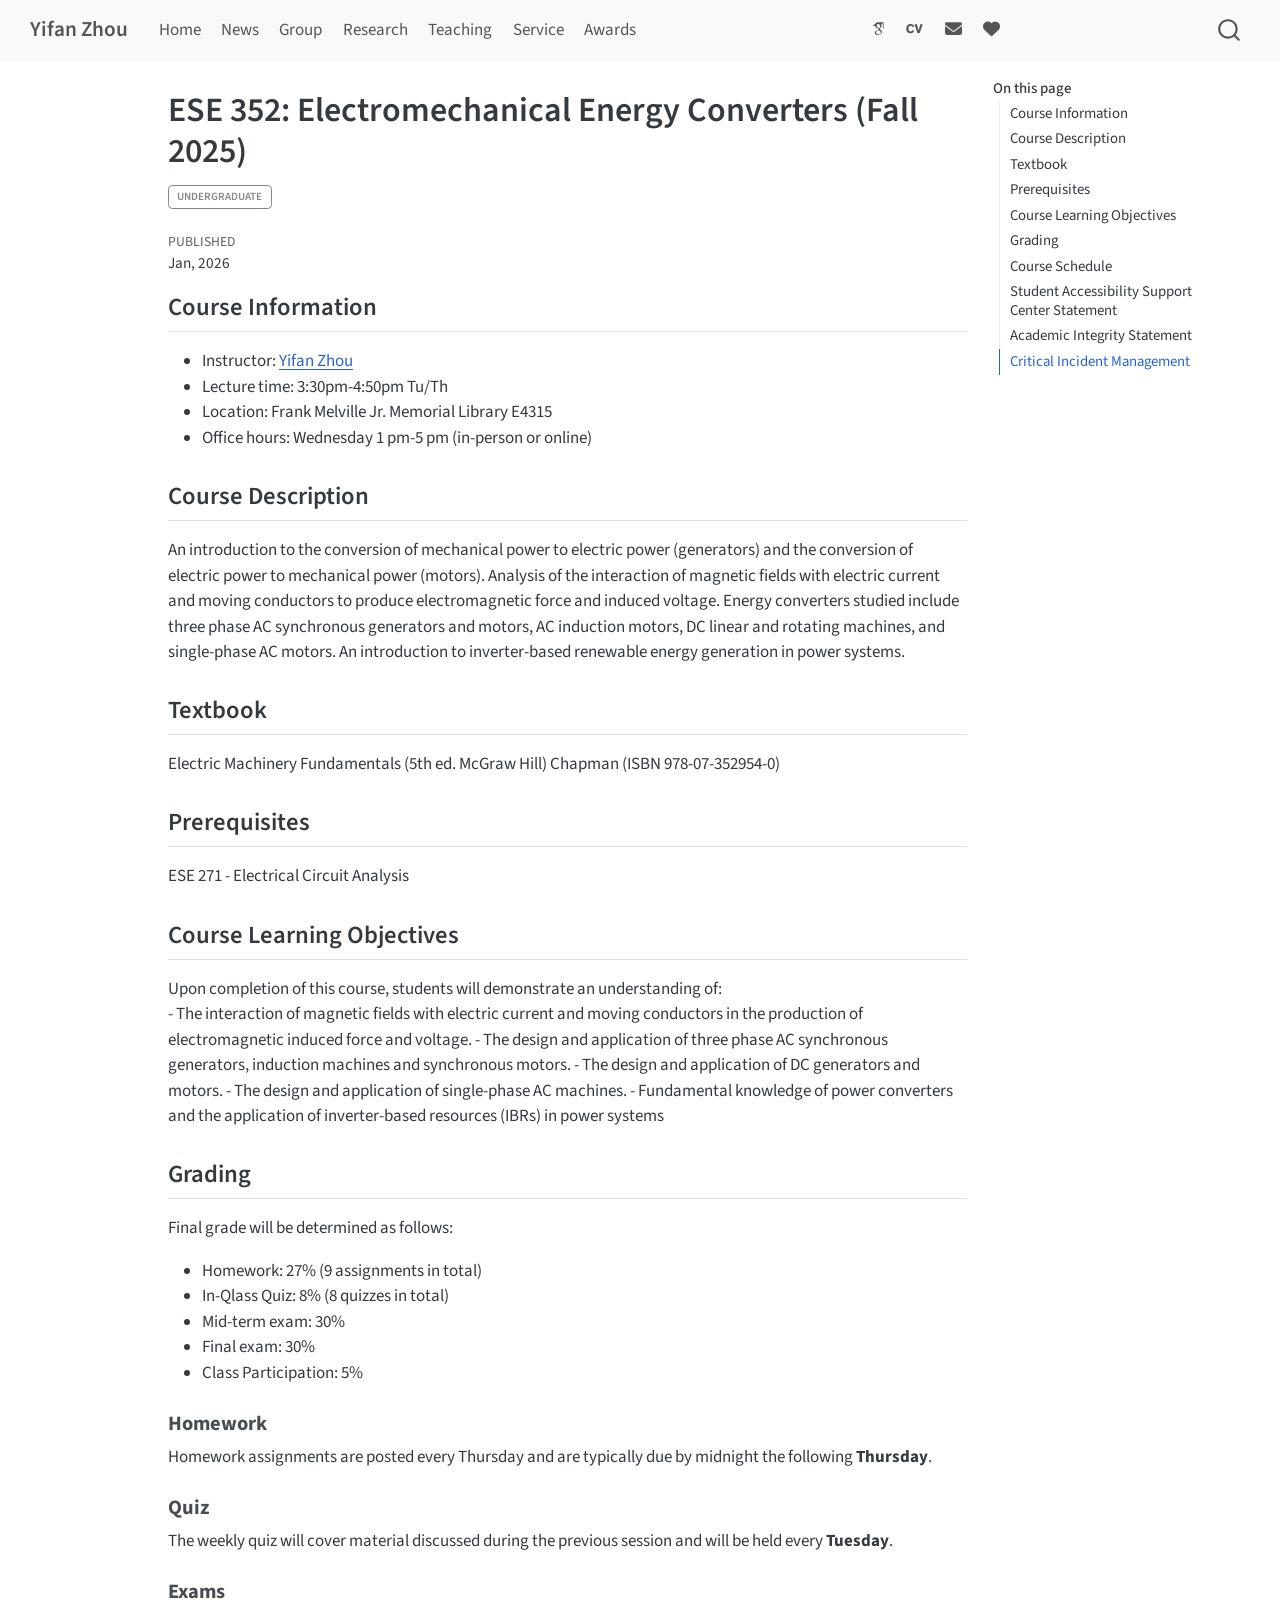
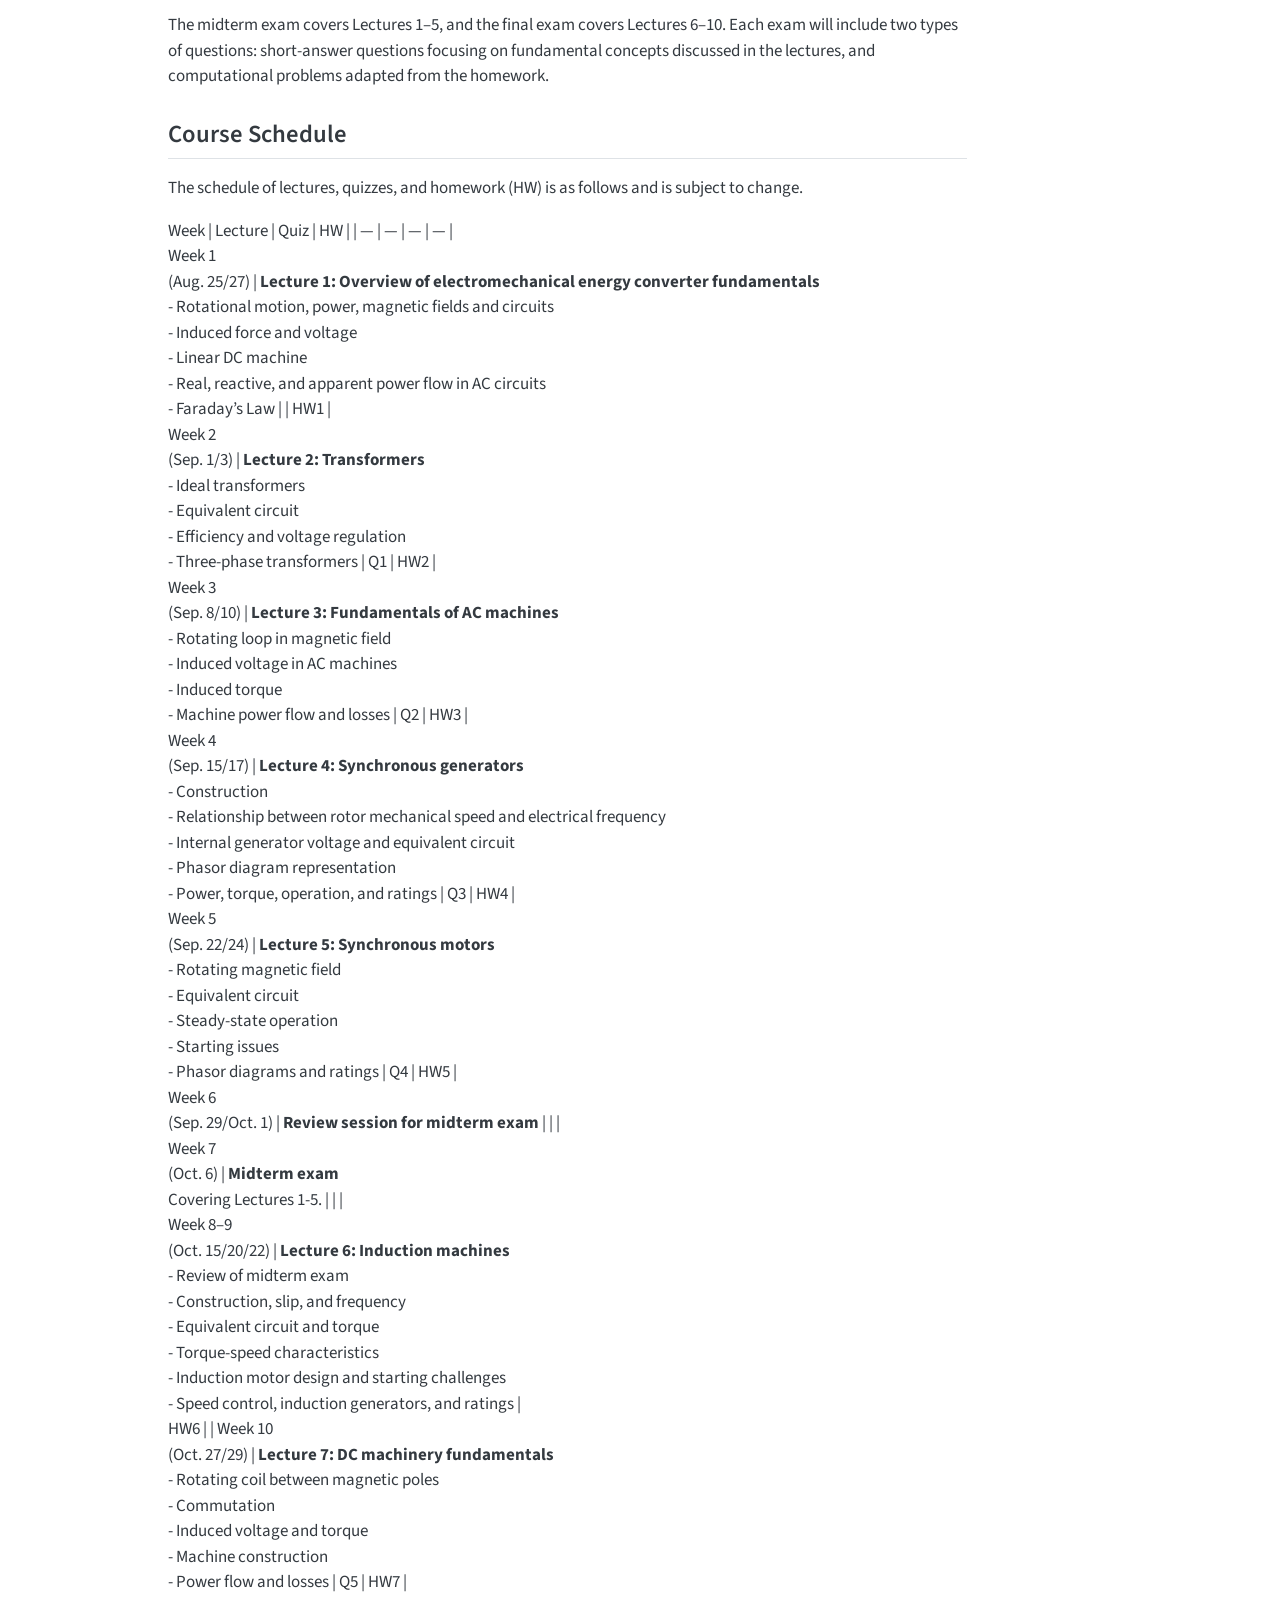
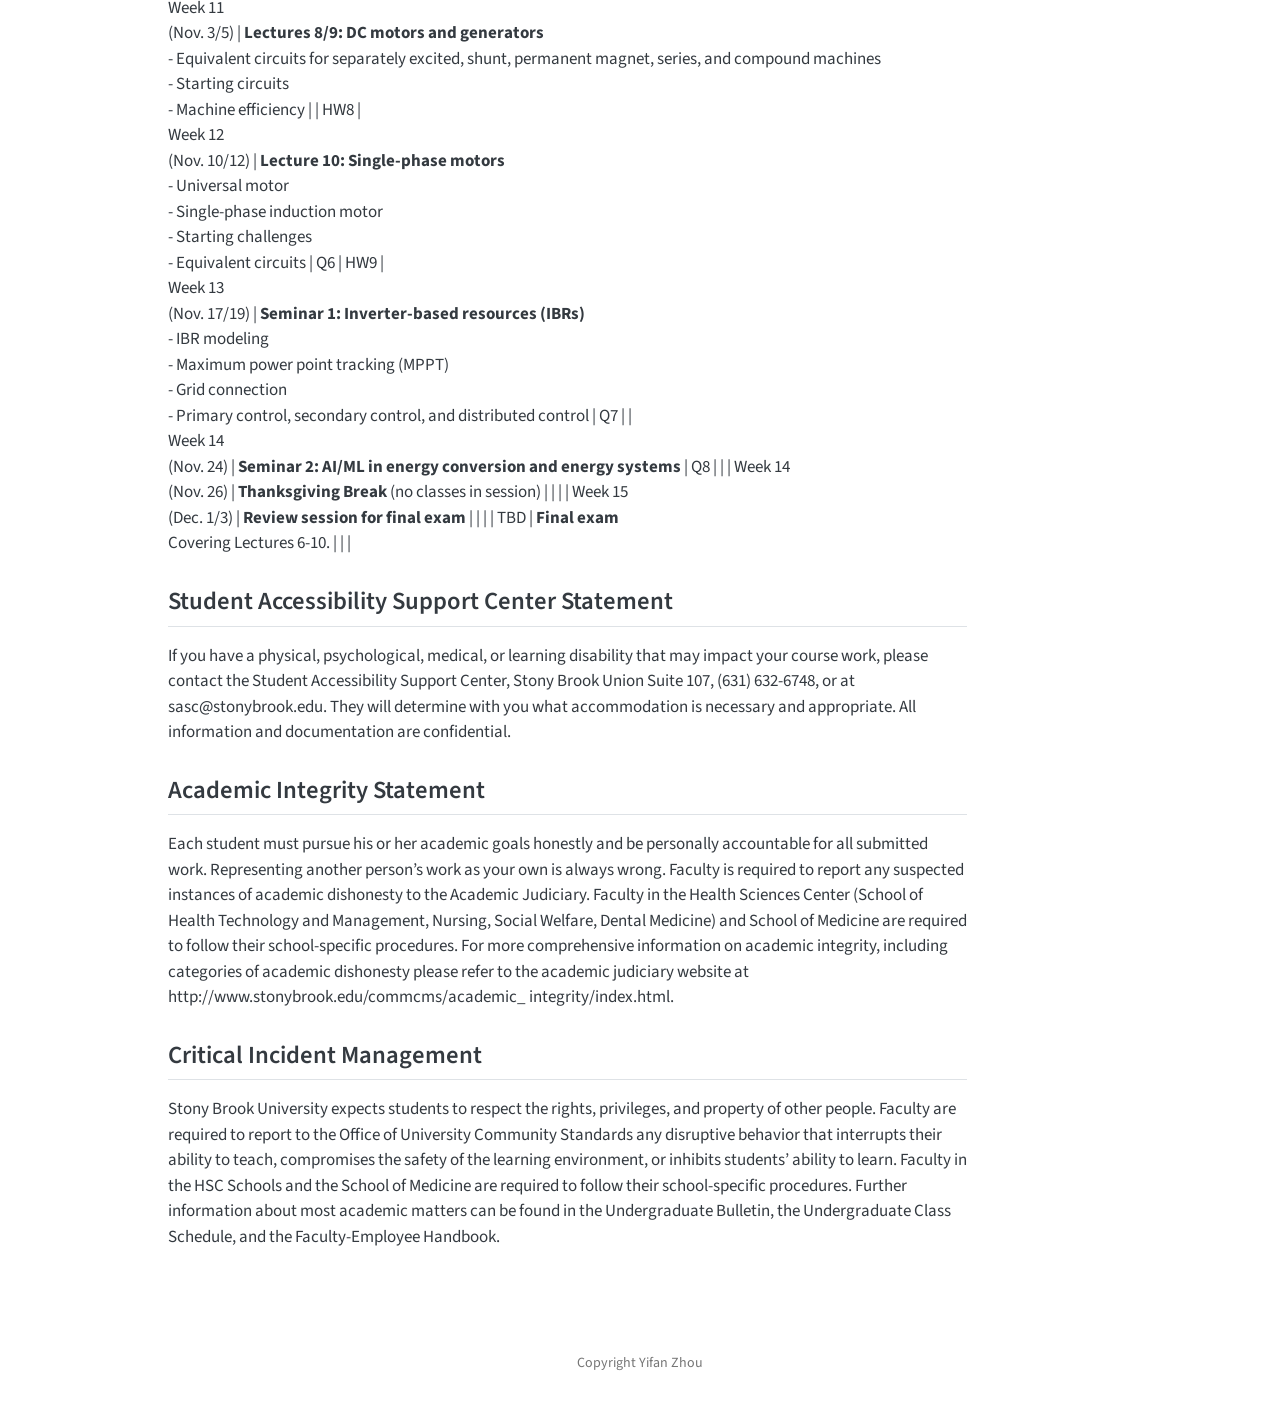
<file: docs/courses/sbu-ese352/fall2026.html>
<!DOCTYPE html>
<html xmlns="http://www.w3.org/1999/xhtml" lang="en" xml:lang="en"><head>

<meta charset="utf-8">
<meta name="generator" content="quarto-1.9.38">

<meta name="viewport" content="width=device-width, initial-scale=1.0, user-scalable=yes">


<title>ESE 352: Electromechanical Energy Converters (Fall 2025) – Yifan Zhou</title>
<style>
/* Default styles provided by pandoc.
** See https://pandoc.org/MANUAL.html#variables-for-html for config info.
*/
code{white-space: pre-wrap;}
span.smallcaps{font-variant: small-caps;}
div.columns{display: flex; gap: min(4vw, 1.5em);}
div.column{flex: auto; overflow-x: auto;}
div.hanging-indent{margin-left: 1.5em; text-indent: -1.5em;}
ul.task-list{list-style: none;}
ul.task-list li input[type="checkbox"] {
  width: 0.8em;
  margin: 0 0.8em 0.2em -1em; /* quarto-specific, see https://github.com/quarto-dev/quarto-cli/issues/4556 */ 
  vertical-align: middle;
}
</style>


<script src="../../site_libs/quarto-nav/quarto-nav.js"></script>
<script src="../../site_libs/quarto-nav/headroom.min.js"></script>
<script src="../../site_libs/clipboard/clipboard.min.js"></script>
<script src="../../site_libs/quarto-search/autocomplete.umd.js"></script>
<script src="../../site_libs/quarto-search/fuse.min.js"></script>
<script src="../../site_libs/quarto-search/quarto-search.js"></script>
<meta name="quarto:offset" content="../../">
<link href="../../files/icon/lab_logo.png" rel="icon" type="image/png">
<script src="../../site_libs/quarto-html/quarto.js" type="module"></script>
<script src="../../site_libs/quarto-html/tabsets/tabsets.js" type="module"></script>
<script src="../../site_libs/quarto-html/popper.min.js"></script>
<script src="../../site_libs/quarto-html/tippy.umd.min.js"></script>
<script src="../../site_libs/quarto-html/anchor.min.js"></script>
<link href="../../site_libs/quarto-html/tippy.css" rel="stylesheet">
<link href="../../site_libs/quarto-html/quarto-syntax-highlighting-15634bcf2e68342d4ad2dfa704d543f6.css" rel="stylesheet" id="quarto-text-highlighting-styles">
<script src="../../site_libs/bootstrap/bootstrap.min.js"></script>
<link href="../../site_libs/bootstrap/bootstrap-icons.css" rel="stylesheet">
<link href="../../site_libs/bootstrap/bootstrap-a0f9fd0d421825b736dc1bbcbcba2219.min.css" rel="stylesheet" append-hash="true" id="quarto-bootstrap" data-mode="light">
<link href="../../site_libs/quarto-contrib/academicons-1.9.4/all.css" rel="stylesheet">
<link href="../../site_libs/quarto-contrib/academicons-1.9.4/size.css" rel="stylesheet">
<link href="../../site_libs/quarto-contrib/fontawesome6-6.7.2/all.min.css" rel="stylesheet">
<link href="../../site_libs/quarto-contrib/fontawesome6-6.7.2/latex-fontsize.css" rel="stylesheet">
<script id="quarto-search-options" type="application/json">{
  "location": "navbar",
  "copy-button": false,
  "collapse-after": 3,
  "panel-placement": "end",
  "type": "overlay",
  "limit": 50,
  "keyboard-shortcut": [
    "f",
    "/",
    "s"
  ],
  "language": {
    "search-no-results-text": "No results",
    "search-matching-documents-text": "matching documents",
    "search-copy-link-title": "Copy link to search",
    "search-hide-matches-text": "Hide additional matches",
    "search-more-match-text": "more match in this document",
    "search-more-matches-text": "more matches in this document",
    "search-clear-button-title": "Clear",
    "search-text-placeholder": "Search",
    "search-detached-cancel-button-title": "Cancel",
    "search-submit-button-title": "Submit",
    "search-label": "Search"
  }
}</script>


<link rel="stylesheet" href="../../styles.css">
</head>

<body class="nav-fixed quarto-light">

<div id="quarto-search-results"></div>
  <header id="quarto-header" class="headroom fixed-top">
    <nav class="navbar navbar-expand-lg " data-bs-theme="dark">
      <div class="navbar-container container-fluid">
      <div class="navbar-brand-container mx-auto">
    <a class="navbar-brand" href="../../index.html">
    <span class="navbar-title">Yifan Zhou</span>
    </a>
  </div>
            <div id="quarto-search" class="" title="Search"></div>
          <button class="navbar-toggler" type="button" data-bs-toggle="collapse" data-bs-target="#navbarCollapse" aria-controls="navbarCollapse" role="menu" aria-expanded="false" aria-label="Toggle navigation" onclick="if (window.quartoToggleHeadroom) { window.quartoToggleHeadroom(); }">
  <span class="navbar-toggler-icon"></span>
</button>
          <div class="collapse navbar-collapse" id="navbarCollapse">
            <ul class="navbar-nav navbar-nav-scroll me-auto">
  <li class="nav-item">
    <a class="nav-link" href="../../index.html"> 
<span class="menu-text">Home</span></a>
  </li>  
  <li class="nav-item">
    <a class="nav-link" href="../../news.html"> 
<span class="menu-text">News</span></a>
  </li>  
  <li class="nav-item">
    <a class="nav-link" href="../../lab.html"> 
<span class="menu-text">Group</span></a>
  </li>  
  <li class="nav-item">
    <a class="nav-link" href="../../research.html"> 
<span class="menu-text">Research</span></a>
  </li>  
  <li class="nav-item">
    <a class="nav-link" href="../../teaching.html"> 
<span class="menu-text">Teaching</span></a>
  </li>  
  <li class="nav-item">
    <a class="nav-link" href="../../service.html"> 
<span class="menu-text">Service</span></a>
  </li>  
  <li class="nav-item">
    <a class="nav-link" href="../../awards.html"> 
<span class="menu-text">Awards</span></a>
  </li>  
</ul>
            <ul class="navbar-nav navbar-nav-scroll ms-auto">
  <li class="nav-item">
    <a class="nav-link" href="https://scholar.google.com/citations?hl=en&amp;user=ffktsxoAAAAJ"> 
<span class="menu-text"><i class="ai  ai-google-scholar" aria-label="google-scholar"></i></span></a>
  </li>  
  <li class="nav-item">
    <a class="nav-link" href="../../files/yifan_cv.pdf"> 
<span class="menu-text"><i class="ai  ai-cv" aria-label="cv"></i></span></a>
  </li>  
  <li class="nav-item">
    <a class="nav-link" href="mailto:yifan.zhou.1@stonybrook.edu"> 
<span class="menu-text"><i class="fa-solid fa-envelope" aria-label="envelope"></i></span></a>
  </li>  
  <li class="nav-item">
    <a class="nav-link" href="https://kunqian.info/"> 
<span class="menu-text"><i class="fa-solid fa-heart" aria-label="heart"></i></span></a>
  </li>  
</ul>
          </div> <!-- /navcollapse -->
            <div class="quarto-navbar-tools">
</div>
      </div> <!-- /container-fluid -->
    </nav>
</header>
<!-- content -->
<div id="quarto-content" class="quarto-container page-columns page-rows-contents page-layout-article page-navbar">
<!-- sidebar -->
<!-- margin-sidebar -->
    <div id="quarto-margin-sidebar" class="sidebar margin-sidebar">
        <nav id="TOC" role="doc-toc" class="toc-active">
    <h2 id="toc-title">On this page</h2>
   
  <ul>
  <li><a href="#course-information" id="toc-course-information" class="nav-link active" data-scroll-target="#course-information">Course Information</a></li>
  <li><a href="#course-description" id="toc-course-description" class="nav-link" data-scroll-target="#course-description">Course Description</a></li>
  <li><a href="#textbook" id="toc-textbook" class="nav-link" data-scroll-target="#textbook">Textbook</a></li>
  <li><a href="#prerequisites" id="toc-prerequisites" class="nav-link" data-scroll-target="#prerequisites">Prerequisites</a></li>
  <li><a href="#course-learning-objectives" id="toc-course-learning-objectives" class="nav-link" data-scroll-target="#course-learning-objectives">Course Learning Objectives</a></li>
  <li><a href="#grading" id="toc-grading" class="nav-link" data-scroll-target="#grading">Grading</a>
  <ul class="collapse">
  <li><a href="#homework" id="toc-homework" class="nav-link" data-scroll-target="#homework">Homework</a></li>
  <li><a href="#quiz" id="toc-quiz" class="nav-link" data-scroll-target="#quiz">Quiz</a></li>
  <li><a href="#exams" id="toc-exams" class="nav-link" data-scroll-target="#exams">Exams</a></li>
  </ul></li>
  <li><a href="#course-schedule" id="toc-course-schedule" class="nav-link" data-scroll-target="#course-schedule">Course Schedule</a></li>
  <li><a href="#student-accessibility-support-center-statement" id="toc-student-accessibility-support-center-statement" class="nav-link" data-scroll-target="#student-accessibility-support-center-statement">Student Accessibility Support Center Statement</a></li>
  <li><a href="#academic-integrity-statement" id="toc-academic-integrity-statement" class="nav-link" data-scroll-target="#academic-integrity-statement">Academic Integrity Statement</a></li>
  <li><a href="#critical-incident-management" id="toc-critical-incident-management" class="nav-link" data-scroll-target="#critical-incident-management">Critical Incident Management</a></li>
  </ul>
</nav>
    </div>
<!-- main -->
<main class="content" id="quarto-document-content">

<header id="title-block-header" class="quarto-title-block default">
<div class="quarto-title">
<h1 class="title">ESE 352: Electromechanical Energy Converters (Fall 2025)</h1>
  <div class="quarto-categories">
    <div class="quarto-category">Undergraduate</div>
  </div>
  </div>



<div class="quarto-title-meta">

    
    <div>
    <div class="quarto-title-meta-heading">Published</div>
    <div class="quarto-title-meta-contents">
      <p class="date">Jan, 2026</p>
    </div>
  </div>
  
    
  </div>
  


</header>


<section id="course-information" class="level2">
<h2 class="anchored" data-anchor-id="course-information">Course Information</h2>
<ul>
<li>Instructor: <a href="https://yifanzhou.info/">Yifan Zhou</a></li>
<li>Lecture time: 3:30pm-4:50pm Tu/Th</li>
<li>Location: Frank Melville Jr.&nbsp;Memorial Library E4315</li>
<li>Office hours: Wednesday 1 pm-5 pm (in-person or online)</li>
</ul>
</section>
<section id="course-description" class="level2">
<h2 class="anchored" data-anchor-id="course-description">Course Description</h2>
<p>An introduction to the conversion of mechanical power to electric power (generators) and the conversion of electric power to mechanical power (motors). Analysis of the interaction of magnetic fields with electric current and moving conductors to produce electromagnetic force and induced voltage. Energy converters studied include three phase AC synchronous generators and motors, AC induction motors, DC linear and rotating machines, and single-phase AC motors. An introduction to inverter-based renewable energy generation in power systems.</p>
</section>
<section id="textbook" class="level2">
<h2 class="anchored" data-anchor-id="textbook">Textbook</h2>
<p>Electric Machinery Fundamentals (5th ed.&nbsp;McGraw Hill) Chapman (ISBN 978-07-352954-0)</p>
</section>
<section id="prerequisites" class="level2">
<h2 class="anchored" data-anchor-id="prerequisites">Prerequisites</h2>
<p>ESE 271 - Electrical Circuit Analysis</p>
</section>
<section id="course-learning-objectives" class="level2">
<h2 class="anchored" data-anchor-id="course-learning-objectives">Course Learning Objectives</h2>
<p>Upon completion of this course, students will demonstrate an understanding of:<br>
- The interaction of magnetic fields with electric current and moving conductors in the production of electromagnetic induced force and voltage. - The design and application of three phase AC synchronous generators, induction machines and synchronous motors. - The design and application of DC generators and motors. - The design and application of single-phase AC machines. - Fundamental knowledge of power converters and the application of inverter-based resources (IBRs) in power systems</p>
</section>
<section id="grading" class="level2">
<h2 class="anchored" data-anchor-id="grading">Grading</h2>
<p>Final grade will be determined as follows:</p>
<ul>
<li>Homework: 27% (9 assignments in total)</li>
<li>In-Qlass Quiz: 8% (8 quizzes in total)</li>
<li>Mid-term exam: 30%</li>
<li>Final exam: 30%</li>
<li>Class Participation: 5%</li>
</ul>
<section id="homework" class="level3">
<h3 class="anchored" data-anchor-id="homework">Homework</h3>
<p>Homework assignments are posted every Thursday and are typically due by midnight the following <strong>Thursday</strong>.</p>
</section>
<section id="quiz" class="level3">
<h3 class="anchored" data-anchor-id="quiz">Quiz</h3>
<p>The weekly quiz will cover material discussed during the previous session and will be held every <strong>Tuesday</strong>.</p>
</section>
<section id="exams" class="level3">
<h3 class="anchored" data-anchor-id="exams">Exams</h3>
<p>The midterm exam covers Lectures 1–5, and the final exam covers Lectures 6–10. Each exam will include two types of questions: short-answer questions focusing on fundamental concepts discussed in the lectures, and computational problems adapted from the homework.</p>
</section>
</section>
<section id="course-schedule" class="level2">
<h2 class="anchored" data-anchor-id="course-schedule">Course Schedule</h2>
<p>The schedule of lectures, quizzes, and homework (HW) is as follows and is subject to change.</p>
<style>
.course-schedule table {
  width: 100%;
  table-layout: fixed;
}

.course-schedule th:nth-child(1),
.course-schedule td:nth-child(1) {
  width: 12%;
}

.course-schedule th:nth-child(2),
.course-schedule td:nth-child(2) {
  width: 76%;
}

.course-schedule th:nth-child(3),
.course-schedule td:nth-child(3),
.course-schedule th:nth-child(4),
.course-schedule td:nth-child(4){
  width: 6%;
  text-align: center;
}

.course-schedule td,
.course-schedule th {
  vertical-align: top;
}
</style>
<div class="course-schedule">
<div class="line-block">Week | Lecture | Quiz | HW | | — | — | — | — |<br>
Week 1<br>(Aug.&nbsp;25/27) | <strong>Lecture 1: Overview of electromechanical energy converter fundamentals</strong><br>- Rotational motion, power, magnetic fields and circuits<br>- Induced force and voltage<br>- Linear DC machine<br>- Real, reactive, and apparent power flow in AC circuits<br>- Faraday’s Law | | HW1 |<br>
Week 2<br>(Sep.&nbsp;1/3) | <strong>Lecture 2: Transformers</strong><br>- Ideal transformers<br>- Equivalent circuit<br>- Efficiency and voltage regulation<br>- Three-phase transformers | Q1 | HW2 |<br>
Week 3<br>(Sep.&nbsp;8/10) | <strong>Lecture 3: Fundamentals of AC machines</strong><br>- Rotating loop in magnetic field<br>- Induced voltage in AC machines<br>- Induced torque<br>- Machine power flow and losses | Q2 | HW3 |<br>
Week 4<br>(Sep.&nbsp;15/17) | <strong>Lecture 4: Synchronous generators</strong><br>- Construction<br>- Relationship between rotor mechanical speed and electrical frequency<br>- Internal generator voltage and equivalent circuit<br>- Phasor diagram representation<br>- Power, torque, operation, and ratings | Q3 | HW4 |<br>
Week 5<br>(Sep.&nbsp;22/24) | <strong>Lecture 5: Synchronous motors</strong><br>- Rotating magnetic field<br>- Equivalent circuit<br>- Steady-state operation<br>- Starting issues<br>- Phasor diagrams and ratings | Q4 | HW5 |<br>
Week 6<br>(Sep.&nbsp;29/Oct.&nbsp;1) | <strong>Review session for midterm exam</strong> | | |<br>
Week 7<br>(Oct.&nbsp;6) | <strong>Midterm exam</strong><br>Covering Lectures 1-5. | | |<br>
Week 8–9<br>(Oct.&nbsp;15/20/22) | <strong>Lecture 6: Induction machines</strong><br>- Review of midterm exam<br>- Construction, slip, and frequency<br>- Equivalent circuit and torque<br>- Torque-speed characteristics<br>- Induction motor design and starting challenges<br>- Speed control, induction generators, and ratings |<br>
HW6 | | Week 10<br>(Oct.&nbsp;27/29) | <strong>Lecture 7: DC machinery fundamentals</strong><br>- Rotating coil between magnetic poles<br>- Commutation<br>- Induced voltage and torque<br>- Machine construction<br>- Power flow and losses | Q5 | HW7 |<br>
Week 11<br>(Nov.&nbsp;3/5) | <strong>Lectures 8/9: DC motors and generators</strong><br>- Equivalent circuits for separately excited, shunt, permanent magnet, series, and compound machines<br>- Starting circuits<br>- Machine efficiency | | HW8 |<br>
Week 12<br>(Nov.&nbsp;10/12) | <strong>Lecture 10: Single-phase motors</strong><br>- Universal motor<br>- Single-phase induction motor<br>- Starting challenges<br>- Equivalent circuits | Q6 | HW9 |<br>
Week 13<br>(Nov.&nbsp;17/19) | <strong>Seminar 1: Inverter-based resources (IBRs)</strong><br>- IBR modeling<br>- Maximum power point tracking (MPPT)<br>- Grid connection<br>- Primary control, secondary control, and distributed control | Q7 | |<br>
Week 14<br>(Nov.&nbsp;24) | <strong>Seminar 2: AI/ML in energy conversion and energy systems</strong> | Q8 | | | Week 14<br>(Nov.&nbsp;26) | <strong>Thanksgiving Break</strong> (no classes in session) | | | | Week 15<br>(Dec.&nbsp;1/3) | <strong>Review session for final exam</strong> | | | | TBD | <strong>Final exam</strong><br>Covering Lectures 6-10. | | |</div>
</div>
</section>
<section id="student-accessibility-support-center-statement" class="level2">
<h2 class="anchored" data-anchor-id="student-accessibility-support-center-statement">Student Accessibility Support Center Statement</h2>
<p>If you have a physical, psychological, medical, or learning disability that may impact your course work, please contact the Student Accessibility Support Center, Stony Brook Union Suite 107, (631) 632-6748, or at sasc@stonybrook.edu. They will determine with you what accommodation is necessary and appropriate. All information and documentation are confidential.</p>
</section>
<section id="academic-integrity-statement" class="level2">
<h2 class="anchored" data-anchor-id="academic-integrity-statement">Academic Integrity Statement</h2>
<p>Each student must pursue his or her academic goals honestly and be personally accountable for all submitted work. Representing another person’s work as your own is always wrong. Faculty is required to report any suspected instances of academic dishonesty to the Academic Judiciary. Faculty in the Health Sciences Center (School of Health Technology and Management, Nursing, Social Welfare, Dental Medicine) and School of Medicine are required to follow their school-specific procedures. For more comprehensive information on academic integrity, including categories of academic dishonesty please refer to the academic judiciary website at http://www.stonybrook.edu/commcms/academic_ integrity/index.html.</p>
</section>
<section id="critical-incident-management" class="level2">
<h2 class="anchored" data-anchor-id="critical-incident-management">Critical Incident Management</h2>
<p>Stony Brook University expects students to respect the rights, privileges, and property of other people. Faculty are required to report to the Office of University Community Standards any disruptive behavior that interrupts their ability to teach, compromises the safety of the learning environment, or inhibits students’ ability to learn. Faculty in the HSC Schools and the School of Medicine are required to follow their school-specific procedures. Further information about most academic matters can be found in the Undergraduate Bulletin, the Undergraduate Class Schedule, and the Faculty-Employee Handbook.</p>


</section>

<a onclick="window.scrollTo(0, 0); return false;" role="button" id="quarto-back-to-top"><i class="bi bi-arrow-up"></i> Back to top</a></main> <!-- /main -->
<script id="quarto-html-after-body" type="application/javascript">
  window.document.addEventListener("DOMContentLoaded", function (event) {
    const icon = "";
    const anchorJS = new window.AnchorJS();
    anchorJS.options = {
      placement: 'right',
      icon: icon
    };
    anchorJS.add('.anchored');
    const isCodeAnnotation = (el) => {
      for (const clz of el.classList) {
        if (clz.startsWith('code-annotation-')) {                     
          return true;
        }
      }
      return false;
    }
    const onCopySuccess = function(e) {
      // button target
      const button = e.trigger;
      // don't keep focus
      button.blur();
      // flash "checked"
      button.classList.add('code-copy-button-checked');
      var currentTitle = button.getAttribute("title");
      button.setAttribute("title", "Copied!");
      let tooltip;
      if (window.bootstrap) {
        button.setAttribute("data-bs-toggle", "tooltip");
        button.setAttribute("data-bs-placement", "left");
        button.setAttribute("data-bs-title", "Copied!");
        tooltip = new bootstrap.Tooltip(button, 
          { trigger: "manual", 
            customClass: "code-copy-button-tooltip",
            offset: [0, -8]});
        tooltip.show();    
      }
      setTimeout(function() {
        if (tooltip) {
          tooltip.hide();
          button.removeAttribute("data-bs-title");
          button.removeAttribute("data-bs-toggle");
          button.removeAttribute("data-bs-placement");
        }
        button.setAttribute("title", currentTitle);
        button.classList.remove('code-copy-button-checked');
      }, 1000);
      // clear code selection
      e.clearSelection();
    }
    const getTextToCopy = function(trigger) {
      const outerScaffold = trigger.parentElement.cloneNode(true);
      const codeEl = outerScaffold.querySelector('code');
      for (const childEl of codeEl.children) {
        if (isCodeAnnotation(childEl)) {
          childEl.remove();
        }
      }
      return codeEl.innerText;
    }
    const clipboard = new window.ClipboardJS('.code-copy-button:not([data-in-quarto-modal])', {
      text: getTextToCopy
    });
    clipboard.on('success', onCopySuccess);
    if (window.document.getElementById('quarto-embedded-source-code-modal')) {
      const clipboardModal = new window.ClipboardJS('.code-copy-button[data-in-quarto-modal]', {
        text: getTextToCopy,
        container: window.document.getElementById('quarto-embedded-source-code-modal')
      });
      clipboardModal.on('success', onCopySuccess);
    }
      var localhostRegex = new RegExp(/^(?:http|https):\/\/localhost\:?[0-9]*\//);
      var mailtoRegex = new RegExp(/^mailto:/);
        var filterRegex = new RegExp('/' + window.location.host + '/');
      var isInternal = (href) => {
          return filterRegex.test(href) || localhostRegex.test(href) || mailtoRegex.test(href);
      }
      // Inspect non-navigation links and adorn them if external
     var links = window.document.querySelectorAll('a[href]:not(.nav-link):not(.navbar-brand):not(.toc-action):not(.sidebar-link):not(.sidebar-item-toggle):not(.pagination-link):not(.no-external):not([aria-hidden]):not(.dropdown-item):not(.quarto-navigation-tool):not(.about-link)');
      for (var i=0; i<links.length; i++) {
        const link = links[i];
        if (!isInternal(link.href)) {
          // undo the damage that might have been done by quarto-nav.js in the case of
          // links that we want to consider external
          if (link.dataset.originalHref !== undefined) {
            link.href = link.dataset.originalHref;
          }
        }
      }
    function tippyHover(el, contentFn, onTriggerFn, onUntriggerFn) {
      const config = {
        allowHTML: true,
        maxWidth: 500,
        delay: 100,
        arrow: false,
        appendTo: function(el) {
            return el.parentElement;
        },
        interactive: true,
        interactiveBorder: 10,
        theme: 'quarto',
        placement: 'bottom-start',
      };
      if (contentFn) {
        config.content = contentFn;
      }
      if (onTriggerFn) {
        config.onTrigger = onTriggerFn;
      }
      if (onUntriggerFn) {
        config.onUntrigger = onUntriggerFn;
      }
      window.tippy(el, config); 
    }
    const noterefs = window.document.querySelectorAll('a[role="doc-noteref"]');
    for (var i=0; i<noterefs.length; i++) {
      const ref = noterefs[i];
      tippyHover(ref, function() {
        // use id or data attribute instead here
        let href = ref.getAttribute('data-footnote-href') || ref.getAttribute('href');
        try { href = new URL(href).hash; } catch {}
        const id = href.replace(/^#\/?/, "");
        const note = window.document.getElementById(id);
        if (note) {
          return note.innerHTML;
        } else {
          return "";
        }
      });
    }
    const xrefs = window.document.querySelectorAll('a.quarto-xref');
    const processXRef = (id, note) => {
      // Strip column container classes
      const stripColumnClz = (el) => {
        el.classList.remove("page-full", "page-columns");
        if (el.children) {
          for (const child of el.children) {
            stripColumnClz(child);
          }
        }
      }
      stripColumnClz(note)
      if (id === null || id.startsWith('sec-')) {
        // Special case sections, only their first couple elements
        const container = document.createElement("div");
        if (note.children && note.children.length > 2) {
          container.appendChild(note.children[0].cloneNode(true));
          for (let i = 1; i < note.children.length; i++) {
            const child = note.children[i];
            if (child.tagName === "P" && child.innerText === "") {
              continue;
            } else {
              container.appendChild(child.cloneNode(true));
              break;
            }
          }
          if (window.Quarto?.typesetMath) {
            window.Quarto.typesetMath(container);
          }
          return container.innerHTML
        } else {
          if (window.Quarto?.typesetMath) {
            window.Quarto.typesetMath(note);
          }
          return note.innerHTML;
        }
      } else {
        // Remove any anchor links if they are present
        const anchorLink = note.querySelector('a.anchorjs-link');
        if (anchorLink) {
          anchorLink.remove();
        }
        if (window.Quarto?.typesetMath) {
          window.Quarto.typesetMath(note);
        }
        if (note.classList.contains("callout")) {
          return note.outerHTML;
        } else {
          return note.innerHTML;
        }
      }
    }
    for (var i=0; i<xrefs.length; i++) {
      const xref = xrefs[i];
      tippyHover(xref, undefined, function(instance) {
        instance.disable();
        let url = xref.getAttribute('href');
        let hash = undefined; 
        if (url.startsWith('#')) {
          hash = url;
        } else {
          try { hash = new URL(url).hash; } catch {}
        }
        if (hash) {
          const id = hash.replace(/^#\/?/, "");
          const note = window.document.getElementById(id);
          if (note !== null) {
            try {
              const html = processXRef(id, note.cloneNode(true));
              instance.setContent(html);
            } finally {
              instance.enable();
              instance.show();
            }
          } else {
            // See if we can fetch this
            fetch(url.split('#')[0])
            .then(res => res.text())
            .then(html => {
              const parser = new DOMParser();
              const htmlDoc = parser.parseFromString(html, "text/html");
              const note = htmlDoc.getElementById(id);
              if (note !== null) {
                const html = processXRef(id, note);
                instance.setContent(html);
              } 
            }).finally(() => {
              instance.enable();
              instance.show();
            });
          }
        } else {
          // See if we can fetch a full url (with no hash to target)
          // This is a special case and we should probably do some content thinning / targeting
          fetch(url)
          .then(res => res.text())
          .then(html => {
            const parser = new DOMParser();
            const htmlDoc = parser.parseFromString(html, "text/html");
            const note = htmlDoc.querySelector('main.content');
            if (note !== null) {
              // This should only happen for chapter cross references
              // (since there is no id in the URL)
              // remove the first header
              if (note.children.length > 0 && note.children[0].tagName === "HEADER") {
                note.children[0].remove();
              }
              const html = processXRef(null, note);
              instance.setContent(html);
            } 
          }).finally(() => {
            instance.enable();
            instance.show();
          });
        }
      }, function(instance) {
      });
    }
        let selectedAnnoteEl;
        const selectorForAnnotation = ( cell, annotation) => {
          let cellAttr = 'data-code-cell="' + cell + '"';
          let lineAttr = 'data-code-annotation="' +  annotation + '"';
          const selector = 'span[' + cellAttr + '][' + lineAttr + ']';
          return selector;
        }
        const selectCodeLines = (annoteEl) => {
          const doc = window.document;
          const targetCell = annoteEl.getAttribute("data-target-cell");
          const targetAnnotation = annoteEl.getAttribute("data-target-annotation");
          const annoteSpan = window.document.querySelector(selectorForAnnotation(targetCell, targetAnnotation));
          const lines = annoteSpan.getAttribute("data-code-lines").split(",");
          const lineIds = lines.map((line) => {
            return targetCell + "-" + line;
          })
          let top = null;
          let height = null;
          let parent = null;
          if (lineIds.length > 0) {
              //compute the position of the single el (top and bottom and make a div)
              const el = window.document.getElementById(lineIds[0]);
              top = el.offsetTop;
              height = el.offsetHeight;
              parent = el.parentElement.parentElement;
            if (lineIds.length > 1) {
              const lastEl = window.document.getElementById(lineIds[lineIds.length - 1]);
              const bottom = lastEl.offsetTop + lastEl.offsetHeight;
              height = bottom - top;
            }
            if (top !== null && height !== null && parent !== null) {
              // cook up a div (if necessary) and position it 
              let div = window.document.getElementById("code-annotation-line-highlight");
              if (div === null) {
                div = window.document.createElement("div");
                div.setAttribute("id", "code-annotation-line-highlight");
                div.style.position = 'absolute';
                parent.appendChild(div);
              }
              div.style.top = top - 2 + "px";
              div.style.height = height + 4 + "px";
              div.style.left = 0;
              let gutterDiv = window.document.getElementById("code-annotation-line-highlight-gutter");
              if (gutterDiv === null) {
                gutterDiv = window.document.createElement("div");
                gutterDiv.setAttribute("id", "code-annotation-line-highlight-gutter");
                gutterDiv.style.position = 'absolute';
                const codeCell = window.document.getElementById(targetCell);
                const gutter = codeCell.querySelector('.code-annotation-gutter');
                gutter.appendChild(gutterDiv);
              }
              gutterDiv.style.top = top - 2 + "px";
              gutterDiv.style.height = height + 4 + "px";
            }
            selectedAnnoteEl = annoteEl;
          }
        };
        const unselectCodeLines = () => {
          const elementsIds = ["code-annotation-line-highlight", "code-annotation-line-highlight-gutter"];
          elementsIds.forEach((elId) => {
            const div = window.document.getElementById(elId);
            if (div) {
              div.remove();
            }
          });
          selectedAnnoteEl = undefined;
        };
          // Handle positioning of the toggle
      window.addEventListener(
        "resize",
        throttle(() => {
          elRect = undefined;
          if (selectedAnnoteEl) {
            selectCodeLines(selectedAnnoteEl);
          }
        }, 10)
      );
      function throttle(fn, ms) {
      let throttle = false;
      let timer;
        return (...args) => {
          if(!throttle) { // first call gets through
              fn.apply(this, args);
              throttle = true;
          } else { // all the others get throttled
              if(timer) clearTimeout(timer); // cancel #2
              timer = setTimeout(() => {
                fn.apply(this, args);
                timer = throttle = false;
              }, ms);
          }
        };
      }
        // Attach click handler to the DT
        const annoteDls = window.document.querySelectorAll('dt[data-target-cell]');
        for (const annoteDlNode of annoteDls) {
          annoteDlNode.addEventListener('click', (event) => {
            const clickedEl = event.target;
            if (clickedEl !== selectedAnnoteEl) {
              unselectCodeLines();
              const activeEl = window.document.querySelector('dt[data-target-cell].code-annotation-active');
              if (activeEl) {
                activeEl.classList.remove('code-annotation-active');
              }
              selectCodeLines(clickedEl);
              clickedEl.classList.add('code-annotation-active');
            } else {
              // Unselect the line
              unselectCodeLines();
              clickedEl.classList.remove('code-annotation-active');
            }
          });
        }
    const findCites = (el) => {
      const parentEl = el.parentElement;
      if (parentEl) {
        const cites = parentEl.dataset.cites;
        if (cites) {
          return {
            el,
            cites: cites.split(' ')
          };
        } else {
          return findCites(el.parentElement)
        }
      } else {
        return undefined;
      }
    };
    var bibliorefs = window.document.querySelectorAll('a[role="doc-biblioref"]');
    for (var i=0; i<bibliorefs.length; i++) {
      const ref = bibliorefs[i];
      const citeInfo = findCites(ref);
      if (citeInfo) {
        tippyHover(citeInfo.el, function() {
          var popup = window.document.createElement('div');
          citeInfo.cites.forEach(function(cite) {
            var citeDiv = window.document.createElement('div');
            citeDiv.classList.add('hanging-indent');
            citeDiv.classList.add('csl-entry');
            var biblioDiv = window.document.getElementById('ref-' + cite);
            if (biblioDiv) {
              citeDiv.innerHTML = biblioDiv.innerHTML;
            }
            popup.appendChild(citeDiv);
          });
          return popup.innerHTML;
        });
      }
    }
  });
  </script>
</div> <!-- /content -->
<footer class="footer">
  <div class="nav-footer">
    <div class="nav-footer-left">
      &nbsp;
    </div>   
    <div class="nav-footer-center">
<p>Copyright Yifan Zhou</p>
</div>
    <div class="nav-footer-right">
      &nbsp;
    </div>
  </div>
</footer>




</body></html>
</file>
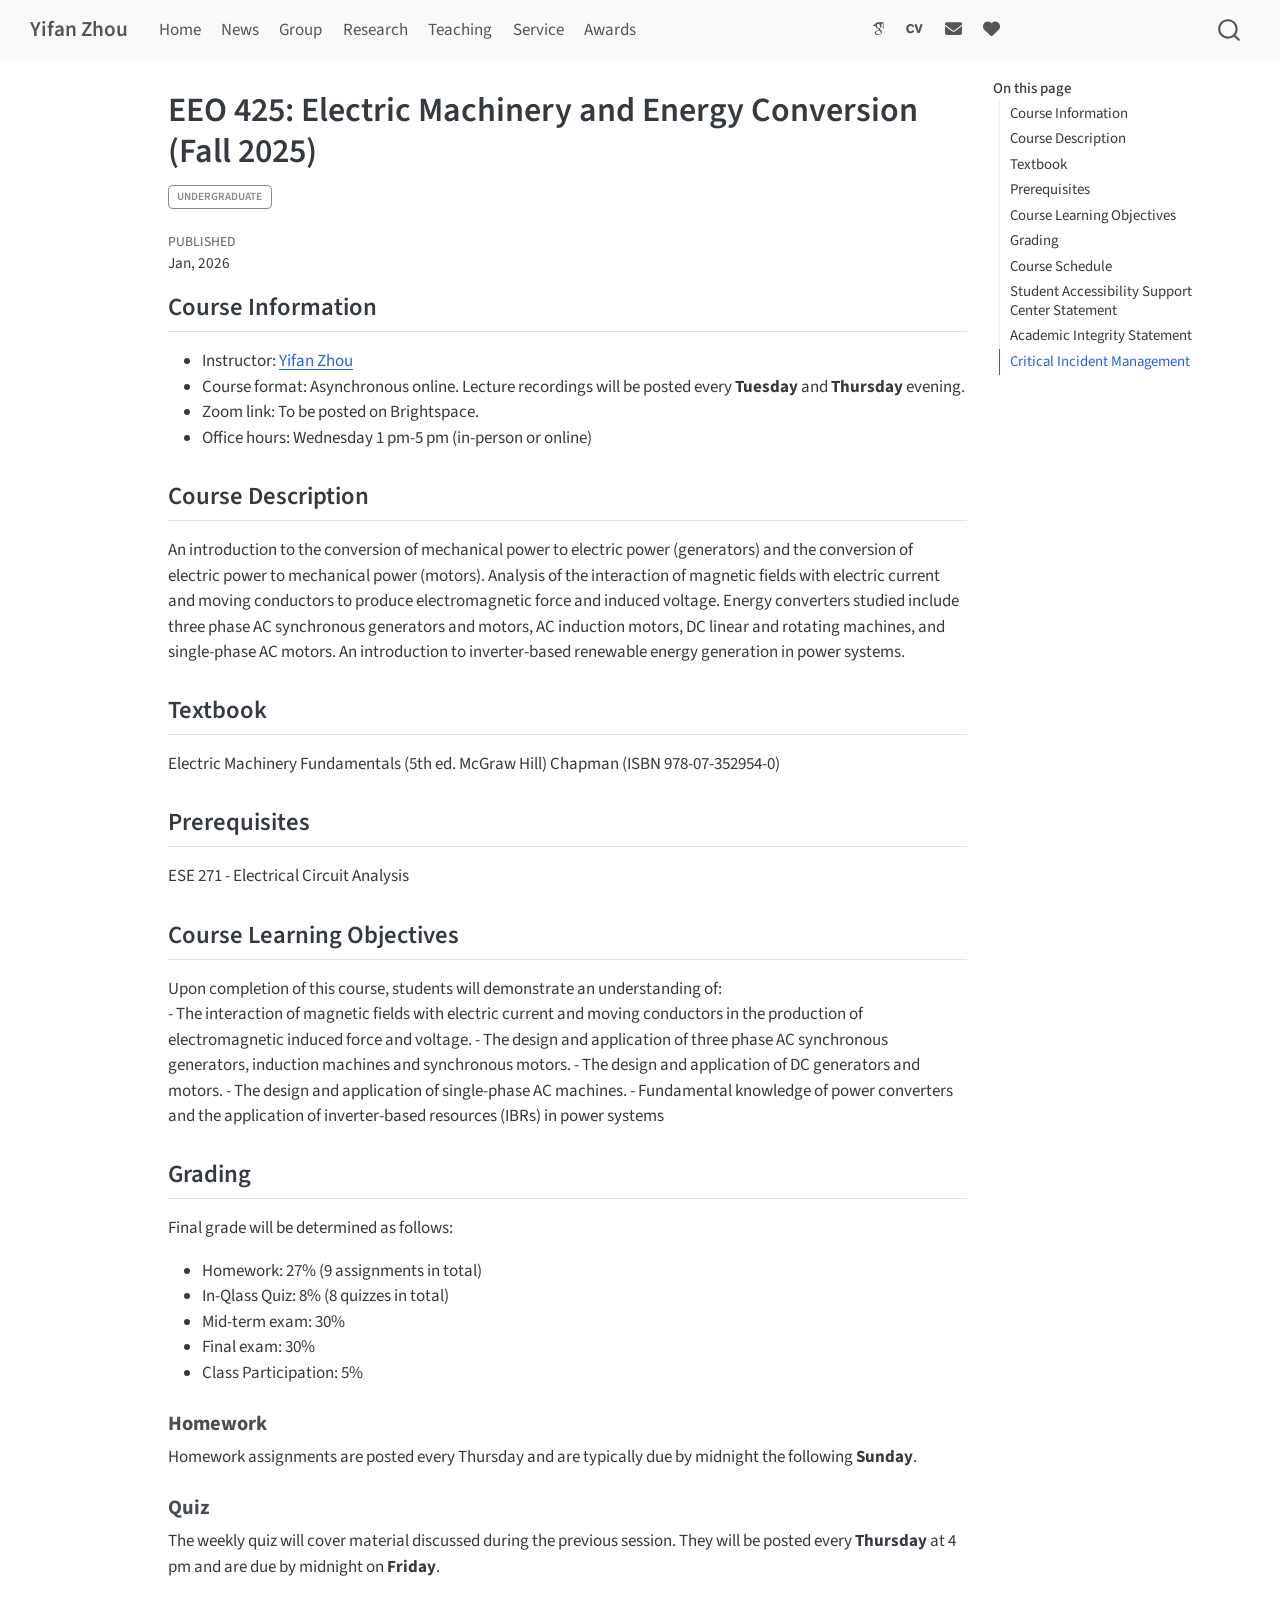
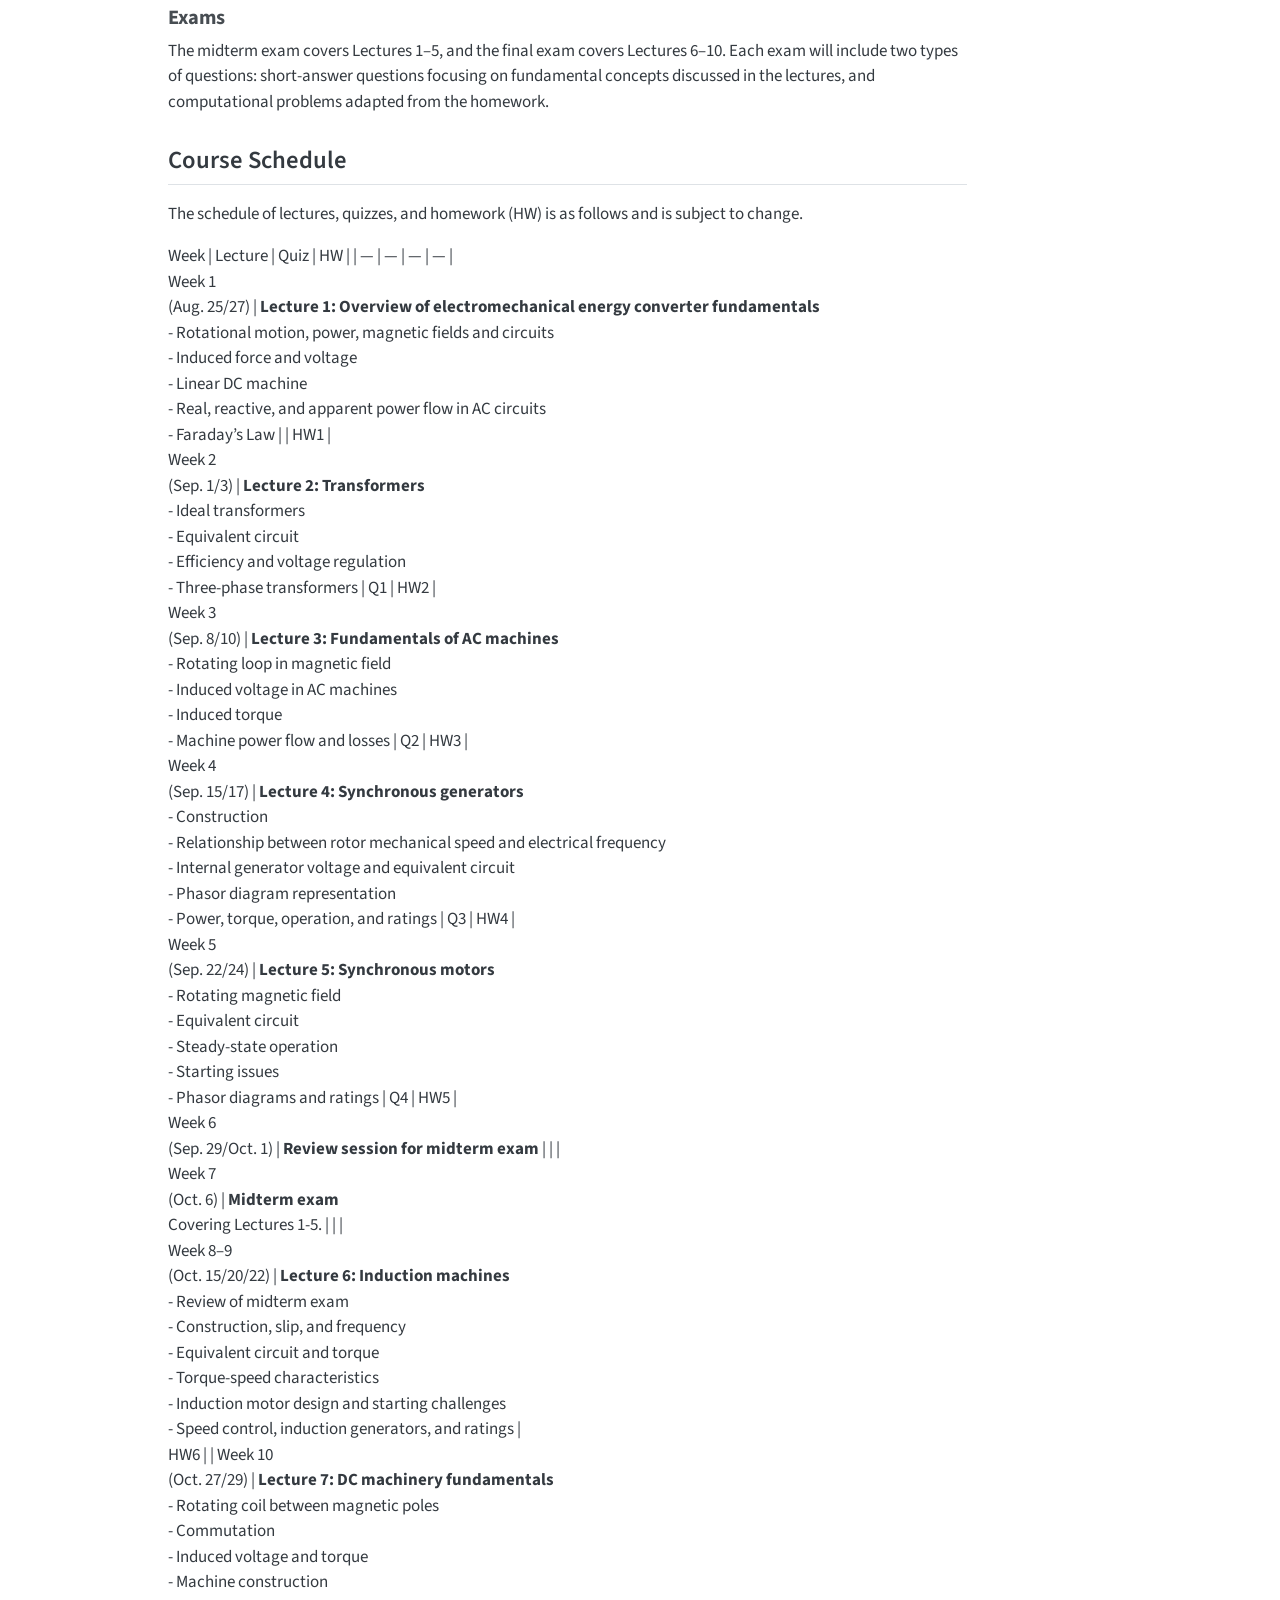
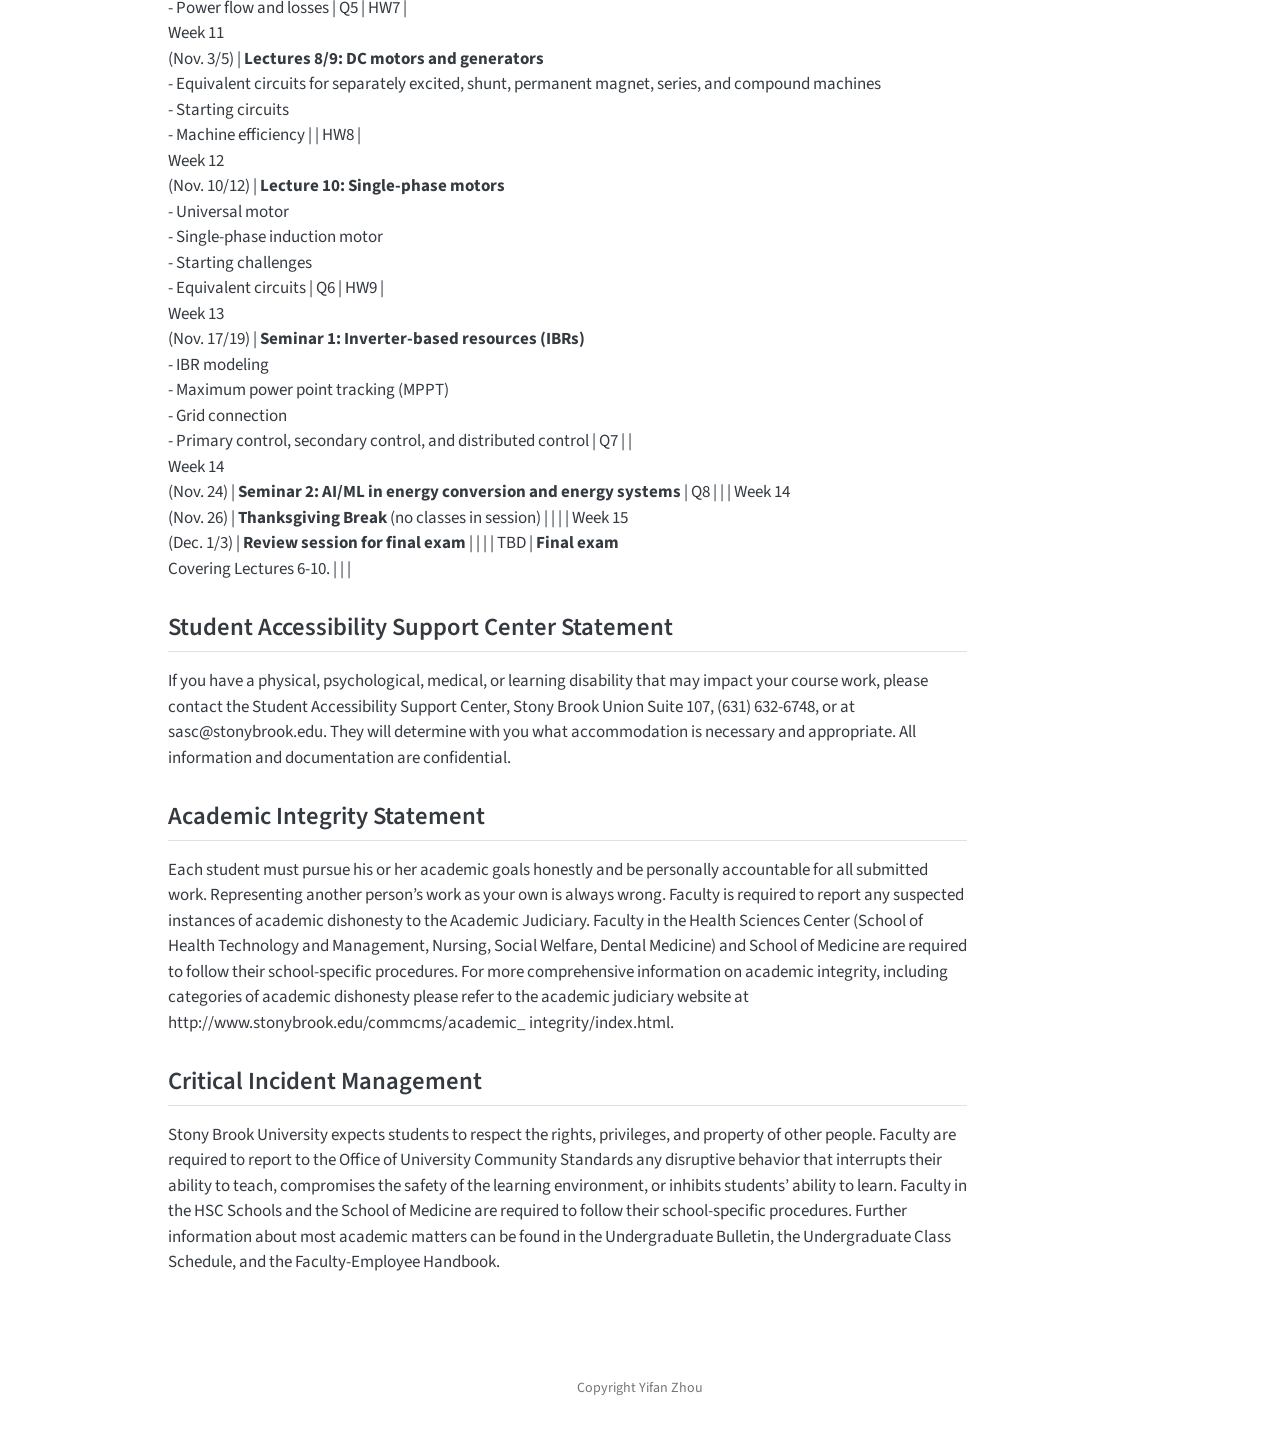
<file: docs/courses/sbu-ese425/fall2026.html>
<!DOCTYPE html>
<html xmlns="http://www.w3.org/1999/xhtml" lang="en" xml:lang="en"><head>

<meta charset="utf-8">
<meta name="generator" content="quarto-1.9.38">

<meta name="viewport" content="width=device-width, initial-scale=1.0, user-scalable=yes">


<title>EEO 425: Electric Machinery and Energy Conversion (Fall 2025) – Yifan Zhou</title>
<style>
/* Default styles provided by pandoc.
** See https://pandoc.org/MANUAL.html#variables-for-html for config info.
*/
code{white-space: pre-wrap;}
span.smallcaps{font-variant: small-caps;}
div.columns{display: flex; gap: min(4vw, 1.5em);}
div.column{flex: auto; overflow-x: auto;}
div.hanging-indent{margin-left: 1.5em; text-indent: -1.5em;}
ul.task-list{list-style: none;}
ul.task-list li input[type="checkbox"] {
  width: 0.8em;
  margin: 0 0.8em 0.2em -1em; /* quarto-specific, see https://github.com/quarto-dev/quarto-cli/issues/4556 */ 
  vertical-align: middle;
}
</style>


<script src="../../site_libs/quarto-nav/quarto-nav.js"></script>
<script src="../../site_libs/quarto-nav/headroom.min.js"></script>
<script src="../../site_libs/clipboard/clipboard.min.js"></script>
<script src="../../site_libs/quarto-search/autocomplete.umd.js"></script>
<script src="../../site_libs/quarto-search/fuse.min.js"></script>
<script src="../../site_libs/quarto-search/quarto-search.js"></script>
<meta name="quarto:offset" content="../../">
<link href="../../files/icon/lab_logo.png" rel="icon" type="image/png">
<script src="../../site_libs/quarto-html/quarto.js" type="module"></script>
<script src="../../site_libs/quarto-html/tabsets/tabsets.js" type="module"></script>
<script src="../../site_libs/quarto-html/popper.min.js"></script>
<script src="../../site_libs/quarto-html/tippy.umd.min.js"></script>
<script src="../../site_libs/quarto-html/anchor.min.js"></script>
<link href="../../site_libs/quarto-html/tippy.css" rel="stylesheet">
<link href="../../site_libs/quarto-html/quarto-syntax-highlighting-15634bcf2e68342d4ad2dfa704d543f6.css" rel="stylesheet" id="quarto-text-highlighting-styles">
<script src="../../site_libs/bootstrap/bootstrap.min.js"></script>
<link href="../../site_libs/bootstrap/bootstrap-icons.css" rel="stylesheet">
<link href="../../site_libs/bootstrap/bootstrap-a0f9fd0d421825b736dc1bbcbcba2219.min.css" rel="stylesheet" append-hash="true" id="quarto-bootstrap" data-mode="light">
<link href="../../site_libs/quarto-contrib/academicons-1.9.4/all.css" rel="stylesheet">
<link href="../../site_libs/quarto-contrib/academicons-1.9.4/size.css" rel="stylesheet">
<link href="../../site_libs/quarto-contrib/fontawesome6-6.7.2/all.min.css" rel="stylesheet">
<link href="../../site_libs/quarto-contrib/fontawesome6-6.7.2/latex-fontsize.css" rel="stylesheet">
<script id="quarto-search-options" type="application/json">{
  "location": "navbar",
  "copy-button": false,
  "collapse-after": 3,
  "panel-placement": "end",
  "type": "overlay",
  "limit": 50,
  "keyboard-shortcut": [
    "f",
    "/",
    "s"
  ],
  "language": {
    "search-no-results-text": "No results",
    "search-matching-documents-text": "matching documents",
    "search-copy-link-title": "Copy link to search",
    "search-hide-matches-text": "Hide additional matches",
    "search-more-match-text": "more match in this document",
    "search-more-matches-text": "more matches in this document",
    "search-clear-button-title": "Clear",
    "search-text-placeholder": "Search",
    "search-detached-cancel-button-title": "Cancel",
    "search-submit-button-title": "Submit",
    "search-label": "Search"
  }
}</script>


<link rel="stylesheet" href="../../styles.css">
</head>

<body class="nav-fixed quarto-light">

<div id="quarto-search-results"></div>
  <header id="quarto-header" class="headroom fixed-top">
    <nav class="navbar navbar-expand-lg " data-bs-theme="dark">
      <div class="navbar-container container-fluid">
      <div class="navbar-brand-container mx-auto">
    <a class="navbar-brand" href="../../index.html">
    <span class="navbar-title">Yifan Zhou</span>
    </a>
  </div>
            <div id="quarto-search" class="" title="Search"></div>
          <button class="navbar-toggler" type="button" data-bs-toggle="collapse" data-bs-target="#navbarCollapse" aria-controls="navbarCollapse" role="menu" aria-expanded="false" aria-label="Toggle navigation" onclick="if (window.quartoToggleHeadroom) { window.quartoToggleHeadroom(); }">
  <span class="navbar-toggler-icon"></span>
</button>
          <div class="collapse navbar-collapse" id="navbarCollapse">
            <ul class="navbar-nav navbar-nav-scroll me-auto">
  <li class="nav-item">
    <a class="nav-link" href="../../index.html"> 
<span class="menu-text">Home</span></a>
  </li>  
  <li class="nav-item">
    <a class="nav-link" href="../../news.html"> 
<span class="menu-text">News</span></a>
  </li>  
  <li class="nav-item">
    <a class="nav-link" href="../../lab.html"> 
<span class="menu-text">Group</span></a>
  </li>  
  <li class="nav-item">
    <a class="nav-link" href="../../research.html"> 
<span class="menu-text">Research</span></a>
  </li>  
  <li class="nav-item">
    <a class="nav-link" href="../../teaching.html"> 
<span class="menu-text">Teaching</span></a>
  </li>  
  <li class="nav-item">
    <a class="nav-link" href="../../service.html"> 
<span class="menu-text">Service</span></a>
  </li>  
  <li class="nav-item">
    <a class="nav-link" href="../../awards.html"> 
<span class="menu-text">Awards</span></a>
  </li>  
</ul>
            <ul class="navbar-nav navbar-nav-scroll ms-auto">
  <li class="nav-item">
    <a class="nav-link" href="https://scholar.google.com/citations?hl=en&amp;user=ffktsxoAAAAJ"> 
<span class="menu-text"><i class="ai  ai-google-scholar" aria-label="google-scholar"></i></span></a>
  </li>  
  <li class="nav-item">
    <a class="nav-link" href="../../files/yifan_cv.pdf"> 
<span class="menu-text"><i class="ai  ai-cv" aria-label="cv"></i></span></a>
  </li>  
  <li class="nav-item">
    <a class="nav-link" href="mailto:yifan.zhou.1@stonybrook.edu"> 
<span class="menu-text"><i class="fa-solid fa-envelope" aria-label="envelope"></i></span></a>
  </li>  
  <li class="nav-item">
    <a class="nav-link" href="https://kunqian.info/"> 
<span class="menu-text"><i class="fa-solid fa-heart" aria-label="heart"></i></span></a>
  </li>  
</ul>
          </div> <!-- /navcollapse -->
            <div class="quarto-navbar-tools">
</div>
      </div> <!-- /container-fluid -->
    </nav>
</header>
<!-- content -->
<div id="quarto-content" class="quarto-container page-columns page-rows-contents page-layout-article page-navbar">
<!-- sidebar -->
<!-- margin-sidebar -->
    <div id="quarto-margin-sidebar" class="sidebar margin-sidebar">
        <nav id="TOC" role="doc-toc" class="toc-active">
    <h2 id="toc-title">On this page</h2>
   
  <ul>
  <li><a href="#course-information" id="toc-course-information" class="nav-link active" data-scroll-target="#course-information">Course Information</a></li>
  <li><a href="#course-description" id="toc-course-description" class="nav-link" data-scroll-target="#course-description">Course Description</a></li>
  <li><a href="#textbook" id="toc-textbook" class="nav-link" data-scroll-target="#textbook">Textbook</a></li>
  <li><a href="#prerequisites" id="toc-prerequisites" class="nav-link" data-scroll-target="#prerequisites">Prerequisites</a></li>
  <li><a href="#course-learning-objectives" id="toc-course-learning-objectives" class="nav-link" data-scroll-target="#course-learning-objectives">Course Learning Objectives</a></li>
  <li><a href="#grading" id="toc-grading" class="nav-link" data-scroll-target="#grading">Grading</a>
  <ul class="collapse">
  <li><a href="#homework" id="toc-homework" class="nav-link" data-scroll-target="#homework">Homework</a></li>
  <li><a href="#quiz" id="toc-quiz" class="nav-link" data-scroll-target="#quiz">Quiz</a></li>
  <li><a href="#exams" id="toc-exams" class="nav-link" data-scroll-target="#exams">Exams</a></li>
  </ul></li>
  <li><a href="#course-schedule" id="toc-course-schedule" class="nav-link" data-scroll-target="#course-schedule">Course Schedule</a></li>
  <li><a href="#student-accessibility-support-center-statement" id="toc-student-accessibility-support-center-statement" class="nav-link" data-scroll-target="#student-accessibility-support-center-statement">Student Accessibility Support Center Statement</a></li>
  <li><a href="#academic-integrity-statement" id="toc-academic-integrity-statement" class="nav-link" data-scroll-target="#academic-integrity-statement">Academic Integrity Statement</a></li>
  <li><a href="#critical-incident-management" id="toc-critical-incident-management" class="nav-link" data-scroll-target="#critical-incident-management">Critical Incident Management</a></li>
  </ul>
</nav>
    </div>
<!-- main -->
<main class="content" id="quarto-document-content">

<header id="title-block-header" class="quarto-title-block default">
<div class="quarto-title">
<h1 class="title">EEO 425: Electric Machinery and Energy Conversion (Fall 2025)</h1>
  <div class="quarto-categories">
    <div class="quarto-category">Undergraduate</div>
  </div>
  </div>



<div class="quarto-title-meta">

    
    <div>
    <div class="quarto-title-meta-heading">Published</div>
    <div class="quarto-title-meta-contents">
      <p class="date">Jan, 2026</p>
    </div>
  </div>
  
    
  </div>
  


</header>


<section id="course-information" class="level2">
<h2 class="anchored" data-anchor-id="course-information">Course Information</h2>
<ul>
<li>Instructor: <a href="https://yifanzhou.info/">Yifan Zhou</a></li>
<li>Course format: Asynchronous online. Lecture recordings will be posted every <strong>Tuesday</strong> and <strong>Thursday</strong> evening.</li>
<li>Zoom link: To be posted on Brightspace.</li>
<li>Office hours: Wednesday 1 pm-5 pm (in-person or online)</li>
</ul>
</section>
<section id="course-description" class="level2">
<h2 class="anchored" data-anchor-id="course-description">Course Description</h2>
<p>An introduction to the conversion of mechanical power to electric power (generators) and the conversion of electric power to mechanical power (motors). Analysis of the interaction of magnetic fields with electric current and moving conductors to produce electromagnetic force and induced voltage. Energy converters studied include three phase AC synchronous generators and motors, AC induction motors, DC linear and rotating machines, and single-phase AC motors. An introduction to inverter-based renewable energy generation in power systems.</p>
</section>
<section id="textbook" class="level2">
<h2 class="anchored" data-anchor-id="textbook">Textbook</h2>
<p>Electric Machinery Fundamentals (5th ed.&nbsp;McGraw Hill) Chapman (ISBN 978-07-352954-0)</p>
</section>
<section id="prerequisites" class="level2">
<h2 class="anchored" data-anchor-id="prerequisites">Prerequisites</h2>
<p>ESE 271 - Electrical Circuit Analysis</p>
</section>
<section id="course-learning-objectives" class="level2">
<h2 class="anchored" data-anchor-id="course-learning-objectives">Course Learning Objectives</h2>
<p>Upon completion of this course, students will demonstrate an understanding of:<br>
- The interaction of magnetic fields with electric current and moving conductors in the production of electromagnetic induced force and voltage. - The design and application of three phase AC synchronous generators, induction machines and synchronous motors. - The design and application of DC generators and motors. - The design and application of single-phase AC machines. - Fundamental knowledge of power converters and the application of inverter-based resources (IBRs) in power systems</p>
</section>
<section id="grading" class="level2">
<h2 class="anchored" data-anchor-id="grading">Grading</h2>
<p>Final grade will be determined as follows:</p>
<ul>
<li>Homework: 27% (9 assignments in total)</li>
<li>In-Qlass Quiz: 8% (8 quizzes in total)</li>
<li>Mid-term exam: 30%</li>
<li>Final exam: 30%</li>
<li>Class Participation: 5%</li>
</ul>
<section id="homework" class="level3">
<h3 class="anchored" data-anchor-id="homework">Homework</h3>
<p>Homework assignments are posted every Thursday and are typically due by midnight the following <strong>Sunday</strong>.</p>
</section>
<section id="quiz" class="level3">
<h3 class="anchored" data-anchor-id="quiz">Quiz</h3>
<p>The weekly quiz will cover material discussed during the previous session. They will be posted every <strong>Thursday</strong> at 4 pm and are due by midnight on <strong>Friday</strong>.</p>
</section>
<section id="exams" class="level3">
<h3 class="anchored" data-anchor-id="exams">Exams</h3>
<p>The midterm exam covers Lectures 1–5, and the final exam covers Lectures 6–10. Each exam will include two types of questions: short-answer questions focusing on fundamental concepts discussed in the lectures, and computational problems adapted from the homework.</p>
</section>
</section>
<section id="course-schedule" class="level2">
<h2 class="anchored" data-anchor-id="course-schedule">Course Schedule</h2>
<p>The schedule of lectures, quizzes, and homework (HW) is as follows and is subject to change.</p>
<style>
.course-schedule table {
  width: 100%;
  table-layout: fixed;
}

.course-schedule th:nth-child(1),
.course-schedule td:nth-child(1) {
  width: 12%;
}

.course-schedule th:nth-child(2),
.course-schedule td:nth-child(2) {
  width: 76%;
}

.course-schedule th:nth-child(3),
.course-schedule td:nth-child(3),
.course-schedule th:nth-child(4),
.course-schedule td:nth-child(4){
  width: 6%;
  text-align: center;
}

.course-schedule td,
.course-schedule th {
  vertical-align: top;
}
</style>
<div class="course-schedule">
<div class="line-block">Week | Lecture | Quiz | HW | | — | — | — | — |<br>
Week 1<br>(Aug.&nbsp;25/27) | <strong>Lecture 1: Overview of electromechanical energy converter fundamentals</strong><br>- Rotational motion, power, magnetic fields and circuits<br>- Induced force and voltage<br>- Linear DC machine<br>- Real, reactive, and apparent power flow in AC circuits<br>- Faraday’s Law | | HW1 |<br>
Week 2<br>(Sep.&nbsp;1/3) | <strong>Lecture 2: Transformers</strong><br>- Ideal transformers<br>- Equivalent circuit<br>- Efficiency and voltage regulation<br>- Three-phase transformers | Q1 | HW2 |<br>
Week 3<br>(Sep.&nbsp;8/10) | <strong>Lecture 3: Fundamentals of AC machines</strong><br>- Rotating loop in magnetic field<br>- Induced voltage in AC machines<br>- Induced torque<br>- Machine power flow and losses | Q2 | HW3 |<br>
Week 4<br>(Sep.&nbsp;15/17) | <strong>Lecture 4: Synchronous generators</strong><br>- Construction<br>- Relationship between rotor mechanical speed and electrical frequency<br>- Internal generator voltage and equivalent circuit<br>- Phasor diagram representation<br>- Power, torque, operation, and ratings | Q3 | HW4 |<br>
Week 5<br>(Sep.&nbsp;22/24) | <strong>Lecture 5: Synchronous motors</strong><br>- Rotating magnetic field<br>- Equivalent circuit<br>- Steady-state operation<br>- Starting issues<br>- Phasor diagrams and ratings | Q4 | HW5 |<br>
Week 6<br>(Sep.&nbsp;29/Oct.&nbsp;1) | <strong>Review session for midterm exam</strong> | | |<br>
Week 7<br>(Oct.&nbsp;6) | <strong>Midterm exam</strong><br>Covering Lectures 1-5. | | |<br>
Week 8–9<br>(Oct.&nbsp;15/20/22) | <strong>Lecture 6: Induction machines</strong><br>- Review of midterm exam<br>- Construction, slip, and frequency<br>- Equivalent circuit and torque<br>- Torque-speed characteristics<br>- Induction motor design and starting challenges<br>- Speed control, induction generators, and ratings |<br>
HW6 | | Week 10<br>(Oct.&nbsp;27/29) | <strong>Lecture 7: DC machinery fundamentals</strong><br>- Rotating coil between magnetic poles<br>- Commutation<br>- Induced voltage and torque<br>- Machine construction<br>- Power flow and losses | Q5 | HW7 |<br>
Week 11<br>(Nov.&nbsp;3/5) | <strong>Lectures 8/9: DC motors and generators</strong><br>- Equivalent circuits for separately excited, shunt, permanent magnet, series, and compound machines<br>- Starting circuits<br>- Machine efficiency | | HW8 |<br>
Week 12<br>(Nov.&nbsp;10/12) | <strong>Lecture 10: Single-phase motors</strong><br>- Universal motor<br>- Single-phase induction motor<br>- Starting challenges<br>- Equivalent circuits | Q6 | HW9 |<br>
Week 13<br>(Nov.&nbsp;17/19) | <strong>Seminar 1: Inverter-based resources (IBRs)</strong><br>- IBR modeling<br>- Maximum power point tracking (MPPT)<br>- Grid connection<br>- Primary control, secondary control, and distributed control | Q7 | |<br>
Week 14<br>(Nov.&nbsp;24) | <strong>Seminar 2: AI/ML in energy conversion and energy systems</strong> | Q8 | | | Week 14<br>(Nov.&nbsp;26) | <strong>Thanksgiving Break</strong> (no classes in session) | | | | Week 15<br>(Dec.&nbsp;1/3) | <strong>Review session for final exam</strong> | | | | TBD | <strong>Final exam</strong><br>Covering Lectures 6-10. | | |</div>
</div>
</section>
<section id="student-accessibility-support-center-statement" class="level2">
<h2 class="anchored" data-anchor-id="student-accessibility-support-center-statement">Student Accessibility Support Center Statement</h2>
<p>If you have a physical, psychological, medical, or learning disability that may impact your course work, please contact the Student Accessibility Support Center, Stony Brook Union Suite 107, (631) 632-6748, or at sasc@stonybrook.edu. They will determine with you what accommodation is necessary and appropriate. All information and documentation are confidential.</p>
</section>
<section id="academic-integrity-statement" class="level2">
<h2 class="anchored" data-anchor-id="academic-integrity-statement">Academic Integrity Statement</h2>
<p>Each student must pursue his or her academic goals honestly and be personally accountable for all submitted work. Representing another person’s work as your own is always wrong. Faculty is required to report any suspected instances of academic dishonesty to the Academic Judiciary. Faculty in the Health Sciences Center (School of Health Technology and Management, Nursing, Social Welfare, Dental Medicine) and School of Medicine are required to follow their school-specific procedures. For more comprehensive information on academic integrity, including categories of academic dishonesty please refer to the academic judiciary website at http://www.stonybrook.edu/commcms/academic_ integrity/index.html.</p>
</section>
<section id="critical-incident-management" class="level2">
<h2 class="anchored" data-anchor-id="critical-incident-management">Critical Incident Management</h2>
<p>Stony Brook University expects students to respect the rights, privileges, and property of other people. Faculty are required to report to the Office of University Community Standards any disruptive behavior that interrupts their ability to teach, compromises the safety of the learning environment, or inhibits students’ ability to learn. Faculty in the HSC Schools and the School of Medicine are required to follow their school-specific procedures. Further information about most academic matters can be found in the Undergraduate Bulletin, the Undergraduate Class Schedule, and the Faculty-Employee Handbook.</p>


</section>

<a onclick="window.scrollTo(0, 0); return false;" role="button" id="quarto-back-to-top"><i class="bi bi-arrow-up"></i> Back to top</a></main> <!-- /main -->
<script id="quarto-html-after-body" type="application/javascript">
  window.document.addEventListener("DOMContentLoaded", function (event) {
    const icon = "";
    const anchorJS = new window.AnchorJS();
    anchorJS.options = {
      placement: 'right',
      icon: icon
    };
    anchorJS.add('.anchored');
    const isCodeAnnotation = (el) => {
      for (const clz of el.classList) {
        if (clz.startsWith('code-annotation-')) {                     
          return true;
        }
      }
      return false;
    }
    const onCopySuccess = function(e) {
      // button target
      const button = e.trigger;
      // don't keep focus
      button.blur();
      // flash "checked"
      button.classList.add('code-copy-button-checked');
      var currentTitle = button.getAttribute("title");
      button.setAttribute("title", "Copied!");
      let tooltip;
      if (window.bootstrap) {
        button.setAttribute("data-bs-toggle", "tooltip");
        button.setAttribute("data-bs-placement", "left");
        button.setAttribute("data-bs-title", "Copied!");
        tooltip = new bootstrap.Tooltip(button, 
          { trigger: "manual", 
            customClass: "code-copy-button-tooltip",
            offset: [0, -8]});
        tooltip.show();    
      }
      setTimeout(function() {
        if (tooltip) {
          tooltip.hide();
          button.removeAttribute("data-bs-title");
          button.removeAttribute("data-bs-toggle");
          button.removeAttribute("data-bs-placement");
        }
        button.setAttribute("title", currentTitle);
        button.classList.remove('code-copy-button-checked');
      }, 1000);
      // clear code selection
      e.clearSelection();
    }
    const getTextToCopy = function(trigger) {
      const outerScaffold = trigger.parentElement.cloneNode(true);
      const codeEl = outerScaffold.querySelector('code');
      for (const childEl of codeEl.children) {
        if (isCodeAnnotation(childEl)) {
          childEl.remove();
        }
      }
      return codeEl.innerText;
    }
    const clipboard = new window.ClipboardJS('.code-copy-button:not([data-in-quarto-modal])', {
      text: getTextToCopy
    });
    clipboard.on('success', onCopySuccess);
    if (window.document.getElementById('quarto-embedded-source-code-modal')) {
      const clipboardModal = new window.ClipboardJS('.code-copy-button[data-in-quarto-modal]', {
        text: getTextToCopy,
        container: window.document.getElementById('quarto-embedded-source-code-modal')
      });
      clipboardModal.on('success', onCopySuccess);
    }
      var localhostRegex = new RegExp(/^(?:http|https):\/\/localhost\:?[0-9]*\//);
      var mailtoRegex = new RegExp(/^mailto:/);
        var filterRegex = new RegExp('/' + window.location.host + '/');
      var isInternal = (href) => {
          return filterRegex.test(href) || localhostRegex.test(href) || mailtoRegex.test(href);
      }
      // Inspect non-navigation links and adorn them if external
     var links = window.document.querySelectorAll('a[href]:not(.nav-link):not(.navbar-brand):not(.toc-action):not(.sidebar-link):not(.sidebar-item-toggle):not(.pagination-link):not(.no-external):not([aria-hidden]):not(.dropdown-item):not(.quarto-navigation-tool):not(.about-link)');
      for (var i=0; i<links.length; i++) {
        const link = links[i];
        if (!isInternal(link.href)) {
          // undo the damage that might have been done by quarto-nav.js in the case of
          // links that we want to consider external
          if (link.dataset.originalHref !== undefined) {
            link.href = link.dataset.originalHref;
          }
        }
      }
    function tippyHover(el, contentFn, onTriggerFn, onUntriggerFn) {
      const config = {
        allowHTML: true,
        maxWidth: 500,
        delay: 100,
        arrow: false,
        appendTo: function(el) {
            return el.parentElement;
        },
        interactive: true,
        interactiveBorder: 10,
        theme: 'quarto',
        placement: 'bottom-start',
      };
      if (contentFn) {
        config.content = contentFn;
      }
      if (onTriggerFn) {
        config.onTrigger = onTriggerFn;
      }
      if (onUntriggerFn) {
        config.onUntrigger = onUntriggerFn;
      }
      window.tippy(el, config); 
    }
    const noterefs = window.document.querySelectorAll('a[role="doc-noteref"]');
    for (var i=0; i<noterefs.length; i++) {
      const ref = noterefs[i];
      tippyHover(ref, function() {
        // use id or data attribute instead here
        let href = ref.getAttribute('data-footnote-href') || ref.getAttribute('href');
        try { href = new URL(href).hash; } catch {}
        const id = href.replace(/^#\/?/, "");
        const note = window.document.getElementById(id);
        if (note) {
          return note.innerHTML;
        } else {
          return "";
        }
      });
    }
    const xrefs = window.document.querySelectorAll('a.quarto-xref');
    const processXRef = (id, note) => {
      // Strip column container classes
      const stripColumnClz = (el) => {
        el.classList.remove("page-full", "page-columns");
        if (el.children) {
          for (const child of el.children) {
            stripColumnClz(child);
          }
        }
      }
      stripColumnClz(note)
      if (id === null || id.startsWith('sec-')) {
        // Special case sections, only their first couple elements
        const container = document.createElement("div");
        if (note.children && note.children.length > 2) {
          container.appendChild(note.children[0].cloneNode(true));
          for (let i = 1; i < note.children.length; i++) {
            const child = note.children[i];
            if (child.tagName === "P" && child.innerText === "") {
              continue;
            } else {
              container.appendChild(child.cloneNode(true));
              break;
            }
          }
          if (window.Quarto?.typesetMath) {
            window.Quarto.typesetMath(container);
          }
          return container.innerHTML
        } else {
          if (window.Quarto?.typesetMath) {
            window.Quarto.typesetMath(note);
          }
          return note.innerHTML;
        }
      } else {
        // Remove any anchor links if they are present
        const anchorLink = note.querySelector('a.anchorjs-link');
        if (anchorLink) {
          anchorLink.remove();
        }
        if (window.Quarto?.typesetMath) {
          window.Quarto.typesetMath(note);
        }
        if (note.classList.contains("callout")) {
          return note.outerHTML;
        } else {
          return note.innerHTML;
        }
      }
    }
    for (var i=0; i<xrefs.length; i++) {
      const xref = xrefs[i];
      tippyHover(xref, undefined, function(instance) {
        instance.disable();
        let url = xref.getAttribute('href');
        let hash = undefined; 
        if (url.startsWith('#')) {
          hash = url;
        } else {
          try { hash = new URL(url).hash; } catch {}
        }
        if (hash) {
          const id = hash.replace(/^#\/?/, "");
          const note = window.document.getElementById(id);
          if (note !== null) {
            try {
              const html = processXRef(id, note.cloneNode(true));
              instance.setContent(html);
            } finally {
              instance.enable();
              instance.show();
            }
          } else {
            // See if we can fetch this
            fetch(url.split('#')[0])
            .then(res => res.text())
            .then(html => {
              const parser = new DOMParser();
              const htmlDoc = parser.parseFromString(html, "text/html");
              const note = htmlDoc.getElementById(id);
              if (note !== null) {
                const html = processXRef(id, note);
                instance.setContent(html);
              } 
            }).finally(() => {
              instance.enable();
              instance.show();
            });
          }
        } else {
          // See if we can fetch a full url (with no hash to target)
          // This is a special case and we should probably do some content thinning / targeting
          fetch(url)
          .then(res => res.text())
          .then(html => {
            const parser = new DOMParser();
            const htmlDoc = parser.parseFromString(html, "text/html");
            const note = htmlDoc.querySelector('main.content');
            if (note !== null) {
              // This should only happen for chapter cross references
              // (since there is no id in the URL)
              // remove the first header
              if (note.children.length > 0 && note.children[0].tagName === "HEADER") {
                note.children[0].remove();
              }
              const html = processXRef(null, note);
              instance.setContent(html);
            } 
          }).finally(() => {
            instance.enable();
            instance.show();
          });
        }
      }, function(instance) {
      });
    }
        let selectedAnnoteEl;
        const selectorForAnnotation = ( cell, annotation) => {
          let cellAttr = 'data-code-cell="' + cell + '"';
          let lineAttr = 'data-code-annotation="' +  annotation + '"';
          const selector = 'span[' + cellAttr + '][' + lineAttr + ']';
          return selector;
        }
        const selectCodeLines = (annoteEl) => {
          const doc = window.document;
          const targetCell = annoteEl.getAttribute("data-target-cell");
          const targetAnnotation = annoteEl.getAttribute("data-target-annotation");
          const annoteSpan = window.document.querySelector(selectorForAnnotation(targetCell, targetAnnotation));
          const lines = annoteSpan.getAttribute("data-code-lines").split(",");
          const lineIds = lines.map((line) => {
            return targetCell + "-" + line;
          })
          let top = null;
          let height = null;
          let parent = null;
          if (lineIds.length > 0) {
              //compute the position of the single el (top and bottom and make a div)
              const el = window.document.getElementById(lineIds[0]);
              top = el.offsetTop;
              height = el.offsetHeight;
              parent = el.parentElement.parentElement;
            if (lineIds.length > 1) {
              const lastEl = window.document.getElementById(lineIds[lineIds.length - 1]);
              const bottom = lastEl.offsetTop + lastEl.offsetHeight;
              height = bottom - top;
            }
            if (top !== null && height !== null && parent !== null) {
              // cook up a div (if necessary) and position it 
              let div = window.document.getElementById("code-annotation-line-highlight");
              if (div === null) {
                div = window.document.createElement("div");
                div.setAttribute("id", "code-annotation-line-highlight");
                div.style.position = 'absolute';
                parent.appendChild(div);
              }
              div.style.top = top - 2 + "px";
              div.style.height = height + 4 + "px";
              div.style.left = 0;
              let gutterDiv = window.document.getElementById("code-annotation-line-highlight-gutter");
              if (gutterDiv === null) {
                gutterDiv = window.document.createElement("div");
                gutterDiv.setAttribute("id", "code-annotation-line-highlight-gutter");
                gutterDiv.style.position = 'absolute';
                const codeCell = window.document.getElementById(targetCell);
                const gutter = codeCell.querySelector('.code-annotation-gutter');
                gutter.appendChild(gutterDiv);
              }
              gutterDiv.style.top = top - 2 + "px";
              gutterDiv.style.height = height + 4 + "px";
            }
            selectedAnnoteEl = annoteEl;
          }
        };
        const unselectCodeLines = () => {
          const elementsIds = ["code-annotation-line-highlight", "code-annotation-line-highlight-gutter"];
          elementsIds.forEach((elId) => {
            const div = window.document.getElementById(elId);
            if (div) {
              div.remove();
            }
          });
          selectedAnnoteEl = undefined;
        };
          // Handle positioning of the toggle
      window.addEventListener(
        "resize",
        throttle(() => {
          elRect = undefined;
          if (selectedAnnoteEl) {
            selectCodeLines(selectedAnnoteEl);
          }
        }, 10)
      );
      function throttle(fn, ms) {
      let throttle = false;
      let timer;
        return (...args) => {
          if(!throttle) { // first call gets through
              fn.apply(this, args);
              throttle = true;
          } else { // all the others get throttled
              if(timer) clearTimeout(timer); // cancel #2
              timer = setTimeout(() => {
                fn.apply(this, args);
                timer = throttle = false;
              }, ms);
          }
        };
      }
        // Attach click handler to the DT
        const annoteDls = window.document.querySelectorAll('dt[data-target-cell]');
        for (const annoteDlNode of annoteDls) {
          annoteDlNode.addEventListener('click', (event) => {
            const clickedEl = event.target;
            if (clickedEl !== selectedAnnoteEl) {
              unselectCodeLines();
              const activeEl = window.document.querySelector('dt[data-target-cell].code-annotation-active');
              if (activeEl) {
                activeEl.classList.remove('code-annotation-active');
              }
              selectCodeLines(clickedEl);
              clickedEl.classList.add('code-annotation-active');
            } else {
              // Unselect the line
              unselectCodeLines();
              clickedEl.classList.remove('code-annotation-active');
            }
          });
        }
    const findCites = (el) => {
      const parentEl = el.parentElement;
      if (parentEl) {
        const cites = parentEl.dataset.cites;
        if (cites) {
          return {
            el,
            cites: cites.split(' ')
          };
        } else {
          return findCites(el.parentElement)
        }
      } else {
        return undefined;
      }
    };
    var bibliorefs = window.document.querySelectorAll('a[role="doc-biblioref"]');
    for (var i=0; i<bibliorefs.length; i++) {
      const ref = bibliorefs[i];
      const citeInfo = findCites(ref);
      if (citeInfo) {
        tippyHover(citeInfo.el, function() {
          var popup = window.document.createElement('div');
          citeInfo.cites.forEach(function(cite) {
            var citeDiv = window.document.createElement('div');
            citeDiv.classList.add('hanging-indent');
            citeDiv.classList.add('csl-entry');
            var biblioDiv = window.document.getElementById('ref-' + cite);
            if (biblioDiv) {
              citeDiv.innerHTML = biblioDiv.innerHTML;
            }
            popup.appendChild(citeDiv);
          });
          return popup.innerHTML;
        });
      }
    }
  });
  </script>
</div> <!-- /content -->
<footer class="footer">
  <div class="nav-footer">
    <div class="nav-footer-left">
      &nbsp;
    </div>   
    <div class="nav-footer-center">
<p>Copyright Yifan Zhou</p>
</div>
    <div class="nav-footer-right">
      &nbsp;
    </div>
  </div>
</footer>




</body></html>
</file>
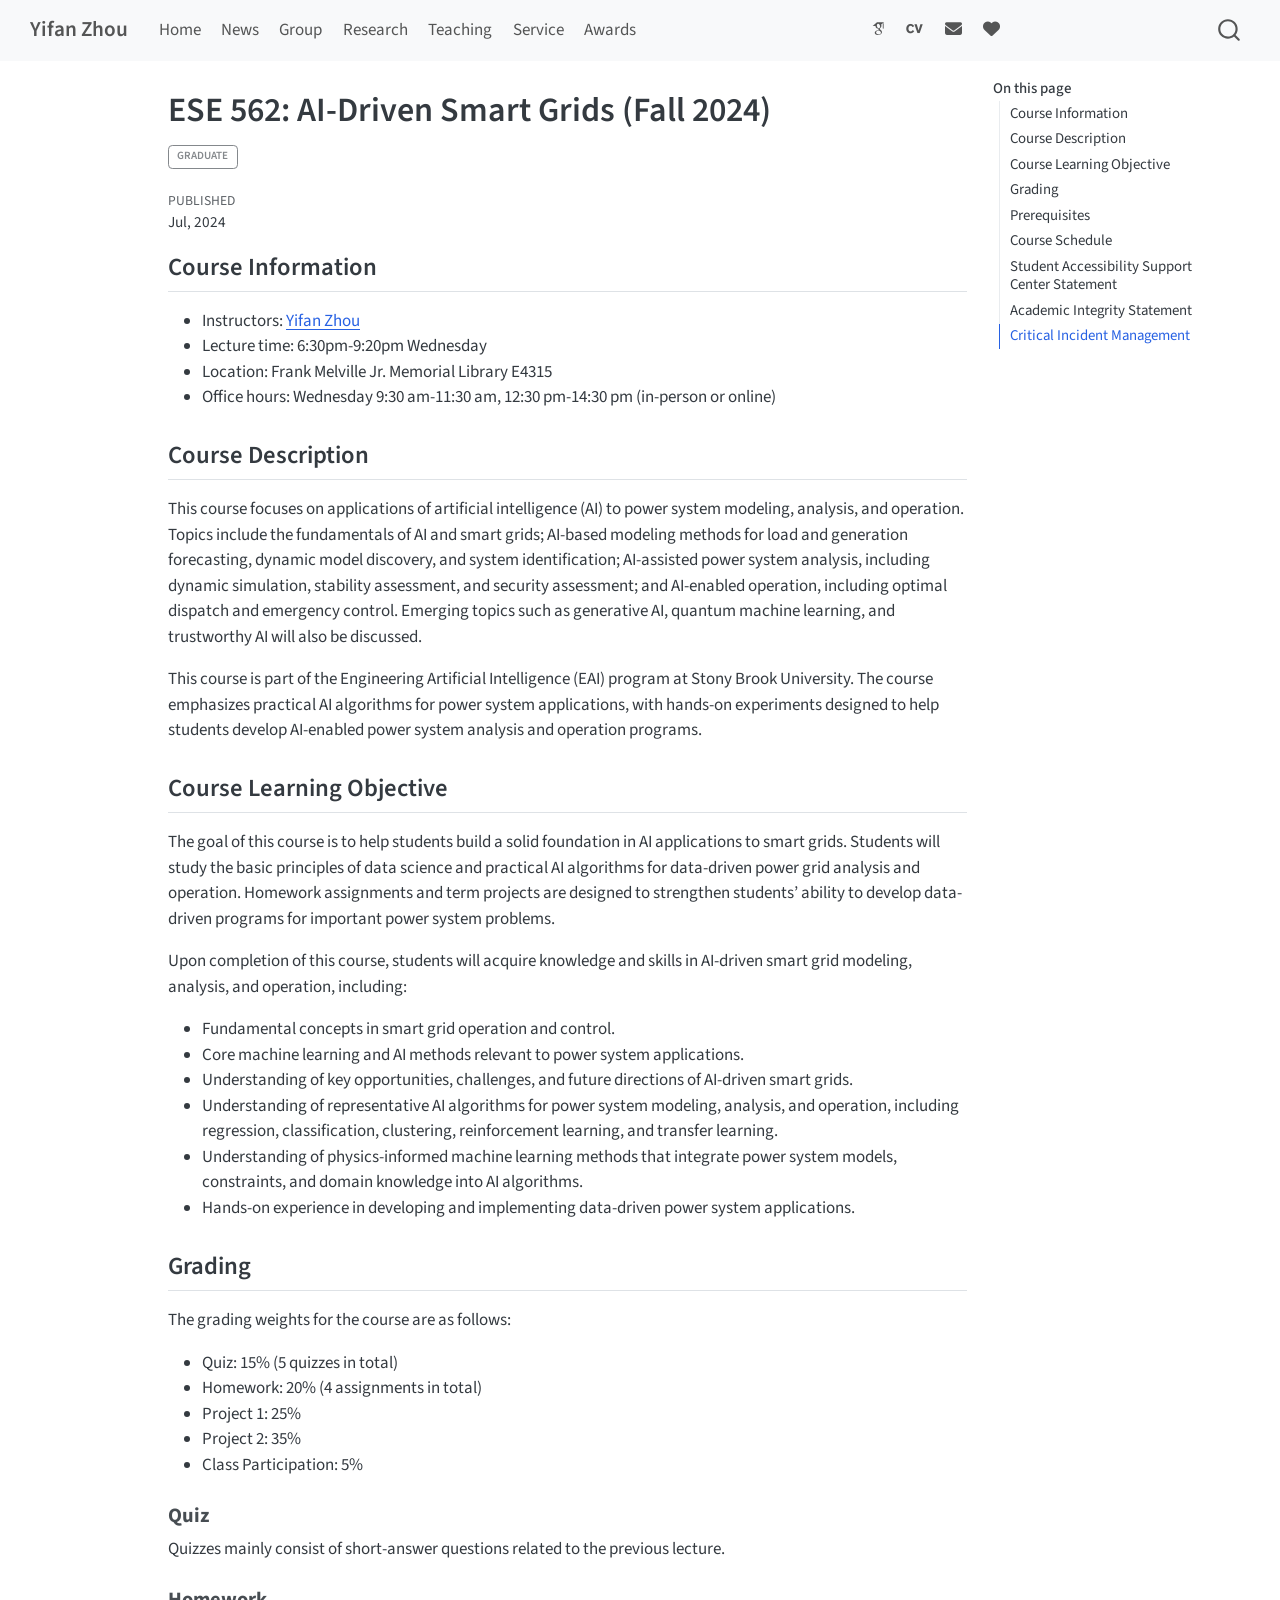
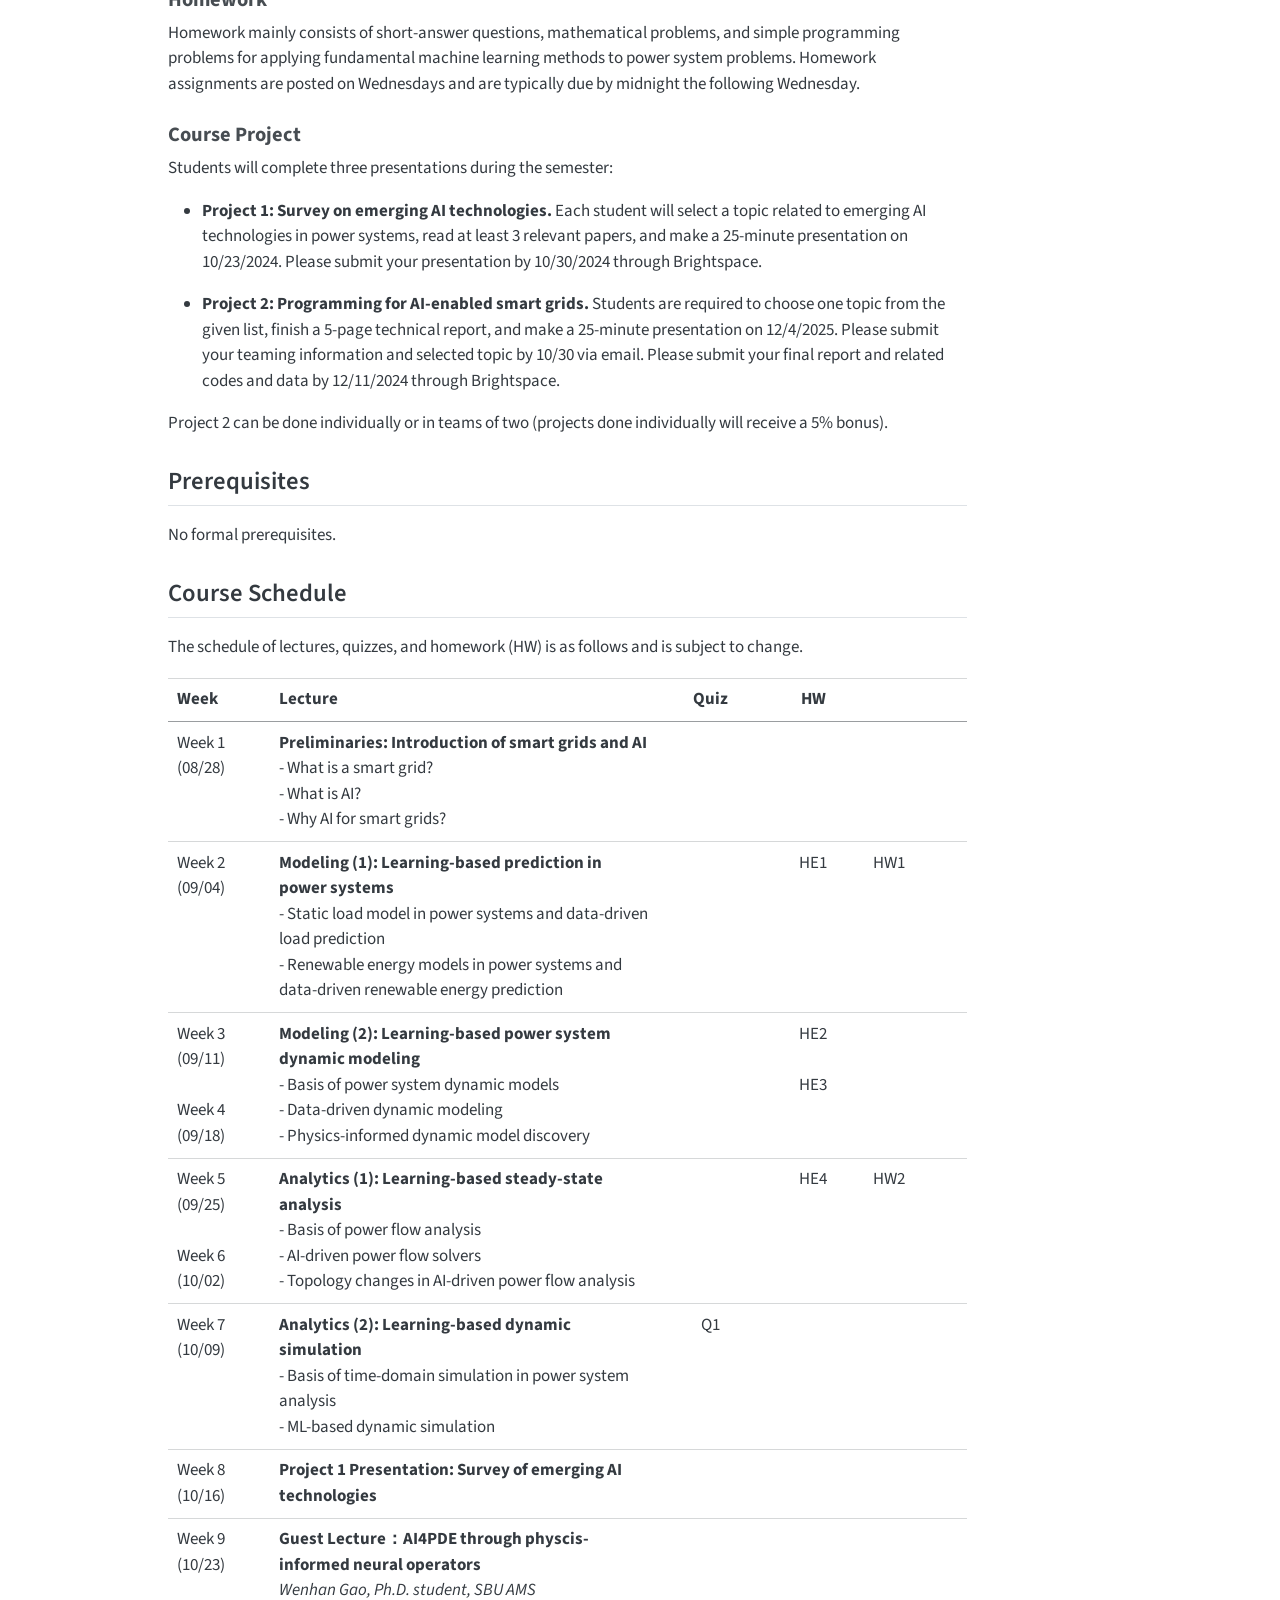
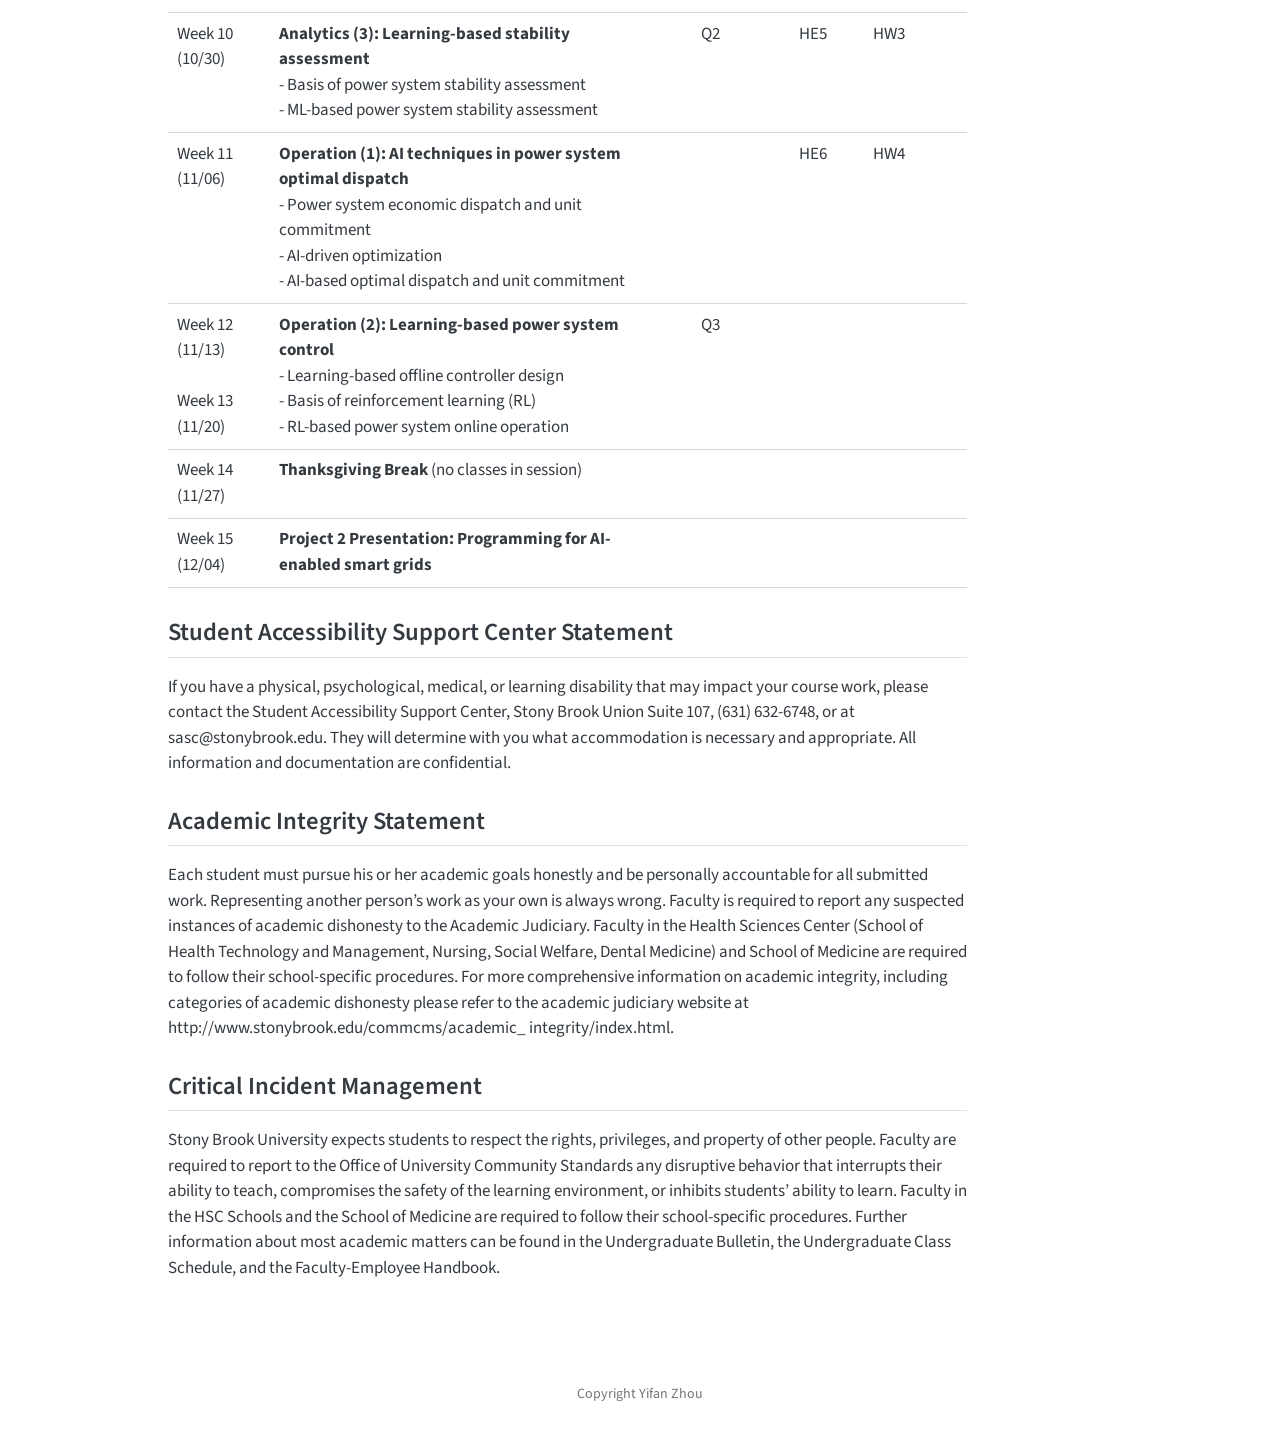
<file: docs/courses/sbu-ese562/fall2024.html>
<!DOCTYPE html>
<html xmlns="http://www.w3.org/1999/xhtml" lang="en" xml:lang="en"><head>

<meta charset="utf-8">
<meta name="generator" content="quarto-1.9.38">

<meta name="viewport" content="width=device-width, initial-scale=1.0, user-scalable=yes">


<title>ESE 562: AI-Driven Smart Grids (Fall 2024) – Yifan Zhou</title>
<style>
/* Default styles provided by pandoc.
** See https://pandoc.org/MANUAL.html#variables-for-html for config info.
*/
code{white-space: pre-wrap;}
span.smallcaps{font-variant: small-caps;}
div.columns{display: flex; gap: min(4vw, 1.5em);}
div.column{flex: auto; overflow-x: auto;}
div.hanging-indent{margin-left: 1.5em; text-indent: -1.5em;}
ul.task-list{list-style: none;}
ul.task-list li input[type="checkbox"] {
  width: 0.8em;
  margin: 0 0.8em 0.2em -1em; /* quarto-specific, see https://github.com/quarto-dev/quarto-cli/issues/4556 */ 
  vertical-align: middle;
}
</style>


<script src="../../site_libs/quarto-nav/quarto-nav.js"></script>
<script src="../../site_libs/quarto-nav/headroom.min.js"></script>
<script src="../../site_libs/clipboard/clipboard.min.js"></script>
<script src="../../site_libs/quarto-search/autocomplete.umd.js"></script>
<script src="../../site_libs/quarto-search/fuse.min.js"></script>
<script src="../../site_libs/quarto-search/quarto-search.js"></script>
<meta name="quarto:offset" content="../../">
<link href="../../files/icon/lab_logo.png" rel="icon" type="image/png">
<script src="../../site_libs/quarto-html/quarto.js" type="module"></script>
<script src="../../site_libs/quarto-html/tabsets/tabsets.js" type="module"></script>
<script src="../../site_libs/quarto-html/popper.min.js"></script>
<script src="../../site_libs/quarto-html/tippy.umd.min.js"></script>
<script src="../../site_libs/quarto-html/anchor.min.js"></script>
<link href="../../site_libs/quarto-html/tippy.css" rel="stylesheet">
<link href="../../site_libs/quarto-html/quarto-syntax-highlighting-15634bcf2e68342d4ad2dfa704d543f6.css" rel="stylesheet" id="quarto-text-highlighting-styles">
<script src="../../site_libs/bootstrap/bootstrap.min.js"></script>
<link href="../../site_libs/bootstrap/bootstrap-icons.css" rel="stylesheet">
<link href="../../site_libs/bootstrap/bootstrap-a0f9fd0d421825b736dc1bbcbcba2219.min.css" rel="stylesheet" append-hash="true" id="quarto-bootstrap" data-mode="light">
<link href="../../site_libs/quarto-contrib/academicons-1.9.4/all.css" rel="stylesheet">
<link href="../../site_libs/quarto-contrib/academicons-1.9.4/size.css" rel="stylesheet">
<link href="../../site_libs/quarto-contrib/fontawesome6-6.7.2/all.min.css" rel="stylesheet">
<link href="../../site_libs/quarto-contrib/fontawesome6-6.7.2/latex-fontsize.css" rel="stylesheet">
<script id="quarto-search-options" type="application/json">{
  "location": "navbar",
  "copy-button": false,
  "collapse-after": 3,
  "panel-placement": "end",
  "type": "overlay",
  "limit": 50,
  "keyboard-shortcut": [
    "f",
    "/",
    "s"
  ],
  "language": {
    "search-no-results-text": "No results",
    "search-matching-documents-text": "matching documents",
    "search-copy-link-title": "Copy link to search",
    "search-hide-matches-text": "Hide additional matches",
    "search-more-match-text": "more match in this document",
    "search-more-matches-text": "more matches in this document",
    "search-clear-button-title": "Clear",
    "search-text-placeholder": "Search",
    "search-detached-cancel-button-title": "Cancel",
    "search-submit-button-title": "Submit",
    "search-label": "Search"
  }
}</script>


<link rel="stylesheet" href="../../styles.css">
</head>

<body class="nav-fixed quarto-light">

<div id="quarto-search-results"></div>
  <header id="quarto-header" class="headroom fixed-top">
    <nav class="navbar navbar-expand-lg " data-bs-theme="dark">
      <div class="navbar-container container-fluid">
      <div class="navbar-brand-container mx-auto">
    <a class="navbar-brand" href="../../index.html">
    <span class="navbar-title">Yifan Zhou</span>
    </a>
  </div>
            <div id="quarto-search" class="" title="Search"></div>
          <button class="navbar-toggler" type="button" data-bs-toggle="collapse" data-bs-target="#navbarCollapse" aria-controls="navbarCollapse" role="menu" aria-expanded="false" aria-label="Toggle navigation" onclick="if (window.quartoToggleHeadroom) { window.quartoToggleHeadroom(); }">
  <span class="navbar-toggler-icon"></span>
</button>
          <div class="collapse navbar-collapse" id="navbarCollapse">
            <ul class="navbar-nav navbar-nav-scroll me-auto">
  <li class="nav-item">
    <a class="nav-link" href="../../index.html"> 
<span class="menu-text">Home</span></a>
  </li>  
  <li class="nav-item">
    <a class="nav-link" href="../../news.html"> 
<span class="menu-text">News</span></a>
  </li>  
  <li class="nav-item">
    <a class="nav-link" href="../../lab.html"> 
<span class="menu-text">Group</span></a>
  </li>  
  <li class="nav-item">
    <a class="nav-link" href="../../research.html"> 
<span class="menu-text">Research</span></a>
  </li>  
  <li class="nav-item">
    <a class="nav-link" href="../../teaching.html"> 
<span class="menu-text">Teaching</span></a>
  </li>  
  <li class="nav-item">
    <a class="nav-link" href="../../service.html"> 
<span class="menu-text">Service</span></a>
  </li>  
  <li class="nav-item">
    <a class="nav-link" href="../../awards.html"> 
<span class="menu-text">Awards</span></a>
  </li>  
</ul>
            <ul class="navbar-nav navbar-nav-scroll ms-auto">
  <li class="nav-item">
    <a class="nav-link" href="https://scholar.google.com/citations?hl=en&amp;user=ffktsxoAAAAJ"> 
<span class="menu-text"><i class="ai  ai-google-scholar" aria-label="google-scholar"></i></span></a>
  </li>  
  <li class="nav-item">
    <a class="nav-link" href="../../files/yifan_cv.pdf"> 
<span class="menu-text"><i class="ai  ai-cv" aria-label="cv"></i></span></a>
  </li>  
  <li class="nav-item">
    <a class="nav-link" href="mailto:yifan.zhou.1@stonybrook.edu"> 
<span class="menu-text"><i class="fa-solid fa-envelope" aria-label="envelope"></i></span></a>
  </li>  
  <li class="nav-item">
    <a class="nav-link" href="https://kunqian.info/"> 
<span class="menu-text"><i class="fa-solid fa-heart" aria-label="heart"></i></span></a>
  </li>  
</ul>
          </div> <!-- /navcollapse -->
            <div class="quarto-navbar-tools">
</div>
      </div> <!-- /container-fluid -->
    </nav>
</header>
<!-- content -->
<div id="quarto-content" class="quarto-container page-columns page-rows-contents page-layout-article page-navbar">
<!-- sidebar -->
<!-- margin-sidebar -->
    <div id="quarto-margin-sidebar" class="sidebar margin-sidebar">
        <nav id="TOC" role="doc-toc" class="toc-active">
    <h2 id="toc-title">On this page</h2>
   
  <ul>
  <li><a href="#course-information" id="toc-course-information" class="nav-link active" data-scroll-target="#course-information">Course Information</a></li>
  <li><a href="#course-description" id="toc-course-description" class="nav-link" data-scroll-target="#course-description">Course Description</a></li>
  <li><a href="#course-learning-objective" id="toc-course-learning-objective" class="nav-link" data-scroll-target="#course-learning-objective">Course Learning Objective</a></li>
  <li><a href="#grading" id="toc-grading" class="nav-link" data-scroll-target="#grading">Grading</a>
  <ul class="collapse">
  <li><a href="#quiz" id="toc-quiz" class="nav-link" data-scroll-target="#quiz">Quiz</a></li>
  <li><a href="#homework" id="toc-homework" class="nav-link" data-scroll-target="#homework">Homework</a></li>
  <li><a href="#course-project" id="toc-course-project" class="nav-link" data-scroll-target="#course-project">Course Project</a></li>
  </ul></li>
  <li><a href="#prerequisites" id="toc-prerequisites" class="nav-link" data-scroll-target="#prerequisites">Prerequisites</a></li>
  <li><a href="#course-schedule" id="toc-course-schedule" class="nav-link" data-scroll-target="#course-schedule">Course Schedule</a></li>
  <li><a href="#student-accessibility-support-center-statement" id="toc-student-accessibility-support-center-statement" class="nav-link" data-scroll-target="#student-accessibility-support-center-statement">Student Accessibility Support Center Statement</a></li>
  <li><a href="#academic-integrity-statement" id="toc-academic-integrity-statement" class="nav-link" data-scroll-target="#academic-integrity-statement">Academic Integrity Statement</a></li>
  <li><a href="#critical-incident-management" id="toc-critical-incident-management" class="nav-link" data-scroll-target="#critical-incident-management">Critical Incident Management</a></li>
  </ul>
</nav>
    </div>
<!-- main -->
<main class="content" id="quarto-document-content">

<header id="title-block-header" class="quarto-title-block default">
<div class="quarto-title">
<h1 class="title">ESE 562: AI-Driven Smart Grids (Fall 2024)</h1>
  <div class="quarto-categories">
    <div class="quarto-category">Graduate</div>
  </div>
  </div>



<div class="quarto-title-meta">

    
    <div>
    <div class="quarto-title-meta-heading">Published</div>
    <div class="quarto-title-meta-contents">
      <p class="date">Jul, 2024</p>
    </div>
  </div>
  
    
  </div>
  


</header>


<section id="course-information" class="level2">
<h2 class="anchored" data-anchor-id="course-information">Course Information</h2>
<ul>
<li>Instructors: <a href="https://yifanzhou.info/">Yifan Zhou</a></li>
<li>Lecture time: 6:30pm-9:20pm Wednesday</li>
<li>Location: Frank Melville Jr.&nbsp;Memorial Library E4315</li>
<li>Office hours: Wednesday 9:30 am-11:30 am, 12:30 pm-14:30 pm (in-person or online)</li>
</ul>
</section>
<section id="course-description" class="level2">
<h2 class="anchored" data-anchor-id="course-description">Course Description</h2>
<p>This course focuses on applications of artificial intelligence (AI) to power system modeling, analysis, and operation. Topics include the fundamentals of AI and smart grids; AI-based modeling methods for load and generation forecasting, dynamic model discovery, and system identification; AI-assisted power system analysis, including dynamic simulation, stability assessment, and security assessment; and AI-enabled operation, including optimal dispatch and emergency control. Emerging topics such as generative AI, quantum machine learning, and trustworthy AI will also be discussed.</p>
<p>This course is part of the Engineering Artificial Intelligence (EAI) program at Stony Brook University. The course emphasizes practical AI algorithms for power system applications, with hands-on experiments designed to help students develop AI-enabled power system analysis and operation programs.</p>
</section>
<section id="course-learning-objective" class="level2">
<h2 class="anchored" data-anchor-id="course-learning-objective">Course Learning Objective</h2>
<p>The goal of this course is to help students build a solid foundation in AI applications to smart grids. Students will study the basic principles of data science and practical AI algorithms for data-driven power grid analysis and operation. Homework assignments and term projects are designed to strengthen students’ ability to develop data-driven programs for important power system problems.</p>
<p>Upon completion of this course, students will acquire knowledge and skills in AI-driven smart grid modeling, analysis, and operation, including:</p>
<ul>
<li>Fundamental concepts in smart grid operation and control.</li>
<li>Core machine learning and AI methods relevant to power system applications.</li>
<li>Understanding of key opportunities, challenges, and future directions of AI-driven smart grids.</li>
<li>Understanding of representative AI algorithms for power system modeling, analysis, and operation, including regression, classification, clustering, reinforcement learning, and transfer learning.</li>
<li>Understanding of physics-informed machine learning methods that integrate power system models, constraints, and domain knowledge into AI algorithms.</li>
<li>Hands-on experience in developing and implementing data-driven power system applications.</li>
</ul>
</section>
<section id="grading" class="level2">
<h2 class="anchored" data-anchor-id="grading">Grading</h2>
<p>The grading weights for the course are as follows:</p>
<ul>
<li>Quiz: 15% (5 quizzes in total)</li>
<li>Homework: 20% (4 assignments in total)</li>
<li>Project 1: 25%</li>
<li>Project 2: 35%</li>
<li>Class Participation: 5%</li>
</ul>
<section id="quiz" class="level3">
<h3 class="anchored" data-anchor-id="quiz">Quiz</h3>
<p>Quizzes mainly consist of short-answer questions related to the previous lecture.</p>
</section>
<section id="homework" class="level3">
<h3 class="anchored" data-anchor-id="homework">Homework</h3>
<p>Homework mainly consists of short-answer questions, mathematical problems, and simple programming problems for applying fundamental machine learning methods to power system problems. Homework assignments are posted on Wednesdays and are typically due by midnight the following Wednesday.</p>
</section>
<section id="course-project" class="level3">
<h3 class="anchored" data-anchor-id="course-project">Course Project</h3>
<p>Students will complete three presentations during the semester:</p>
<ul>
<li><p><strong>Project 1: Survey on emerging AI technologies.</strong> Each student will select a topic related to emerging AI technologies in power systems, read at least 3 relevant papers, and make a 25-minute presentation on 10/23/2024. Please submit your presentation by 10/30/2024 through Brightspace.</p></li>
<li><p><strong>Project 2: Programming for AI-enabled smart grids.</strong> Students are required to choose one topic from the given list, finish a 5-page technical report, and make a 25-minute presentation on 12/4/2025. Please submit your teaming information and selected topic by 10/30 via email. Please submit your final report and related codes and data by 12/11/2024 through Brightspace.</p></li>
</ul>
<p>Project 2 can be done individually or in teams of two (projects done individually will receive a 5% bonus).</p>
</section>
</section>
<section id="prerequisites" class="level2">
<h2 class="anchored" data-anchor-id="prerequisites">Prerequisites</h2>
<p>No formal prerequisites.</p>
</section>
<section id="course-schedule" class="level2">
<h2 class="anchored" data-anchor-id="course-schedule">Course Schedule</h2>
<p>The schedule of lectures, quizzes, and homework (HW) is as follows and is subject to change.</p>
<style>
.course-schedule table {
  width: 100%;
  table-layout: fixed;
}

.course-schedule th:nth-child(1),
.course-schedule td:nth-child(1) {
  width: 12%;
}

.course-schedule th:nth-child(2),
.course-schedule td:nth-child(2) {
  width: 76%;
}

.course-schedule th:nth-child(3),
.course-schedule td:nth-child(3),
.course-schedule th:nth-child(4),
.course-schedule td:nth-child(4){
  width: 6%;
  text-align: center;
}

.course-schedule td,
.course-schedule th {
  vertical-align: top;
}
</style>
<div class="course-schedule">
<table class="caption-top table">
<colgroup>
<col style="width: 20%">
<col style="width: 20%">
<col style="width: 20%">
<col style="width: 20%">
<col style="width: 20%">
</colgroup>
<thead>
<tr class="header">
<th>Week</th>
<th>Lecture</th>
<th>Quiz</th>
<th>HW</th>
<th></th>
</tr>
</thead>
<tbody>
<tr class="odd">
<td>Week 1<br>(08/28)</td>
<td><strong>Preliminaries: Introduction of smart grids and AI</strong><br>- What is a smart grid?<br>- What is AI?<br>- Why AI for smart grids?</td>
<td></td>
<td></td>
<td></td>
</tr>
<tr class="even">
<td>Week 2<br>(09/04)</td>
<td><strong>Modeling (1): Learning-based prediction in power systems</strong><br>- Static load model in power systems and data-driven load prediction<br>- Renewable energy models in power systems and data-driven renewable energy prediction</td>
<td></td>
<td>HE1</td>
<td>HW1</td>
</tr>
<tr class="odd">
<td>Week 3<br>(09/11) <br><br> Week 4<br>(09/18)</td>
<td><strong>Modeling (2): Learning-based power system dynamic modeling</strong><br>- Basis of power system dynamic models<br>- Data-driven dynamic modeling <br>- Physics-informed dynamic model discovery</td>
<td></td>
<td>HE2 <br><br>HE3</td>
<td></td>
</tr>
<tr class="even">
<td>Week 5<br>(09/25) <br><br> Week 6<br>(10/02)</td>
<td><strong>Analytics (1): Learning-based steady-state analysis</strong><br>- Basis of power flow analysis<br>- AI-driven power flow solvers<br>- Topology changes in AI-driven power flow analysis</td>
<td></td>
<td>HE4</td>
<td>HW2</td>
</tr>
<tr class="odd">
<td>Week 7<br>(10/09)</td>
<td><strong>Analytics (2): Learning-based dynamic simulation</strong><br>- Basis of time-domain simulation in power system analysis<br>- ML-based dynamic simulation</td>
<td>Q1</td>
<td></td>
<td></td>
</tr>
<tr class="even">
<td>Week 8<br>(10/16)</td>
<td><strong>Project 1 Presentation: Survey of emerging AI technologies</strong><br></td>
<td></td>
<td></td>
<td></td>
</tr>
<tr class="odd">
<td>Week 9<br>(10/23)</td>
<td><strong>Guest Lecture：AI4PDE through physcis-informed neural operators</strong> <br> <em>Wenhan Gao, Ph.D.&nbsp;student, SBU AMS</em></td>
<td></td>
<td></td>
<td></td>
</tr>
<tr class="even">
<td>Week 10<br>(10/30)</td>
<td><strong>Analytics (3): Learning-based stability assessment</strong> <br>- Basis of power system stability assessment<br>- ML-based power system stability assessment</td>
<td>Q2</td>
<td>HE5</td>
<td>HW3</td>
</tr>
<tr class="odd">
<td>Week 11<br>(11/06)</td>
<td><strong>Operation (1): AI techniques in power system optimal dispatch</strong><br>- Power system economic dispatch and unit commitment<br>- AI-driven optimization<br>- AI-based optimal dispatch and unit commitment</td>
<td></td>
<td>HE6</td>
<td>HW4</td>
</tr>
<tr class="even">
<td>Week 12<br>(11/13)<br><br>Week 13<br>(11/20)</td>
<td><strong>Operation (2): Learning-based power system control</strong><br>- Learning-based offline controller design <br>- Basis of reinforcement learning (RL)<br>- RL-based power system online operation</td>
<td>Q3</td>
<td></td>
<td></td>
</tr>
<tr class="odd">
<td>Week 14<br>(11/27)</td>
<td><strong>Thanksgiving Break</strong> (no classes in session)</td>
<td></td>
<td></td>
<td></td>
</tr>
<tr class="even">
<td>Week 15<br>(12/04)</td>
<td><strong>Project 2 Presentation: Programming for AI-enabled smart grids</strong></td>
<td></td>
<td></td>
<td></td>
</tr>
</tbody>
</table>
</div>
</section>
<section id="student-accessibility-support-center-statement" class="level2">
<h2 class="anchored" data-anchor-id="student-accessibility-support-center-statement">Student Accessibility Support Center Statement</h2>
<p>If you have a physical, psychological, medical, or learning disability that may impact your course work, please contact the Student Accessibility Support Center, Stony Brook Union Suite 107, (631) 632-6748, or at sasc@stonybrook.edu. They will determine with you what accommodation is necessary and appropriate. All information and documentation are confidential.</p>
</section>
<section id="academic-integrity-statement" class="level2">
<h2 class="anchored" data-anchor-id="academic-integrity-statement">Academic Integrity Statement</h2>
<p>Each student must pursue his or her academic goals honestly and be personally accountable for all submitted work. Representing another person’s work as your own is always wrong. Faculty is required to report any suspected instances of academic dishonesty to the Academic Judiciary. Faculty in the Health Sciences Center (School of Health Technology and Management, Nursing, Social Welfare, Dental Medicine) and School of Medicine are required to follow their school-specific procedures. For more comprehensive information on academic integrity, including categories of academic dishonesty please refer to the academic judiciary website at http://www.stonybrook.edu/commcms/academic_ integrity/index.html.</p>
</section>
<section id="critical-incident-management" class="level2">
<h2 class="anchored" data-anchor-id="critical-incident-management">Critical Incident Management</h2>
<p>Stony Brook University expects students to respect the rights, privileges, and property of other people. Faculty are required to report to the Office of University Community Standards any disruptive behavior that interrupts their ability to teach, compromises the safety of the learning environment, or inhibits students’ ability to learn. Faculty in the HSC Schools and the School of Medicine are required to follow their school-specific procedures. Further information about most academic matters can be found in the Undergraduate Bulletin, the Undergraduate Class Schedule, and the Faculty-Employee Handbook.</p>


</section>

<a onclick="window.scrollTo(0, 0); return false;" role="button" id="quarto-back-to-top"><i class="bi bi-arrow-up"></i> Back to top</a></main> <!-- /main -->
<script id="quarto-html-after-body" type="application/javascript">
  window.document.addEventListener("DOMContentLoaded", function (event) {
    const icon = "";
    const anchorJS = new window.AnchorJS();
    anchorJS.options = {
      placement: 'right',
      icon: icon
    };
    anchorJS.add('.anchored');
    const isCodeAnnotation = (el) => {
      for (const clz of el.classList) {
        if (clz.startsWith('code-annotation-')) {                     
          return true;
        }
      }
      return false;
    }
    const onCopySuccess = function(e) {
      // button target
      const button = e.trigger;
      // don't keep focus
      button.blur();
      // flash "checked"
      button.classList.add('code-copy-button-checked');
      var currentTitle = button.getAttribute("title");
      button.setAttribute("title", "Copied!");
      let tooltip;
      if (window.bootstrap) {
        button.setAttribute("data-bs-toggle", "tooltip");
        button.setAttribute("data-bs-placement", "left");
        button.setAttribute("data-bs-title", "Copied!");
        tooltip = new bootstrap.Tooltip(button, 
          { trigger: "manual", 
            customClass: "code-copy-button-tooltip",
            offset: [0, -8]});
        tooltip.show();    
      }
      setTimeout(function() {
        if (tooltip) {
          tooltip.hide();
          button.removeAttribute("data-bs-title");
          button.removeAttribute("data-bs-toggle");
          button.removeAttribute("data-bs-placement");
        }
        button.setAttribute("title", currentTitle);
        button.classList.remove('code-copy-button-checked');
      }, 1000);
      // clear code selection
      e.clearSelection();
    }
    const getTextToCopy = function(trigger) {
      const outerScaffold = trigger.parentElement.cloneNode(true);
      const codeEl = outerScaffold.querySelector('code');
      for (const childEl of codeEl.children) {
        if (isCodeAnnotation(childEl)) {
          childEl.remove();
        }
      }
      return codeEl.innerText;
    }
    const clipboard = new window.ClipboardJS('.code-copy-button:not([data-in-quarto-modal])', {
      text: getTextToCopy
    });
    clipboard.on('success', onCopySuccess);
    if (window.document.getElementById('quarto-embedded-source-code-modal')) {
      const clipboardModal = new window.ClipboardJS('.code-copy-button[data-in-quarto-modal]', {
        text: getTextToCopy,
        container: window.document.getElementById('quarto-embedded-source-code-modal')
      });
      clipboardModal.on('success', onCopySuccess);
    }
      var localhostRegex = new RegExp(/^(?:http|https):\/\/localhost\:?[0-9]*\//);
      var mailtoRegex = new RegExp(/^mailto:/);
        var filterRegex = new RegExp('/' + window.location.host + '/');
      var isInternal = (href) => {
          return filterRegex.test(href) || localhostRegex.test(href) || mailtoRegex.test(href);
      }
      // Inspect non-navigation links and adorn them if external
     var links = window.document.querySelectorAll('a[href]:not(.nav-link):not(.navbar-brand):not(.toc-action):not(.sidebar-link):not(.sidebar-item-toggle):not(.pagination-link):not(.no-external):not([aria-hidden]):not(.dropdown-item):not(.quarto-navigation-tool):not(.about-link)');
      for (var i=0; i<links.length; i++) {
        const link = links[i];
        if (!isInternal(link.href)) {
          // undo the damage that might have been done by quarto-nav.js in the case of
          // links that we want to consider external
          if (link.dataset.originalHref !== undefined) {
            link.href = link.dataset.originalHref;
          }
        }
      }
    function tippyHover(el, contentFn, onTriggerFn, onUntriggerFn) {
      const config = {
        allowHTML: true,
        maxWidth: 500,
        delay: 100,
        arrow: false,
        appendTo: function(el) {
            return el.parentElement;
        },
        interactive: true,
        interactiveBorder: 10,
        theme: 'quarto',
        placement: 'bottom-start',
      };
      if (contentFn) {
        config.content = contentFn;
      }
      if (onTriggerFn) {
        config.onTrigger = onTriggerFn;
      }
      if (onUntriggerFn) {
        config.onUntrigger = onUntriggerFn;
      }
      window.tippy(el, config); 
    }
    const noterefs = window.document.querySelectorAll('a[role="doc-noteref"]');
    for (var i=0; i<noterefs.length; i++) {
      const ref = noterefs[i];
      tippyHover(ref, function() {
        // use id or data attribute instead here
        let href = ref.getAttribute('data-footnote-href') || ref.getAttribute('href');
        try { href = new URL(href).hash; } catch {}
        const id = href.replace(/^#\/?/, "");
        const note = window.document.getElementById(id);
        if (note) {
          return note.innerHTML;
        } else {
          return "";
        }
      });
    }
    const xrefs = window.document.querySelectorAll('a.quarto-xref');
    const processXRef = (id, note) => {
      // Strip column container classes
      const stripColumnClz = (el) => {
        el.classList.remove("page-full", "page-columns");
        if (el.children) {
          for (const child of el.children) {
            stripColumnClz(child);
          }
        }
      }
      stripColumnClz(note)
      if (id === null || id.startsWith('sec-')) {
        // Special case sections, only their first couple elements
        const container = document.createElement("div");
        if (note.children && note.children.length > 2) {
          container.appendChild(note.children[0].cloneNode(true));
          for (let i = 1; i < note.children.length; i++) {
            const child = note.children[i];
            if (child.tagName === "P" && child.innerText === "") {
              continue;
            } else {
              container.appendChild(child.cloneNode(true));
              break;
            }
          }
          if (window.Quarto?.typesetMath) {
            window.Quarto.typesetMath(container);
          }
          return container.innerHTML
        } else {
          if (window.Quarto?.typesetMath) {
            window.Quarto.typesetMath(note);
          }
          return note.innerHTML;
        }
      } else {
        // Remove any anchor links if they are present
        const anchorLink = note.querySelector('a.anchorjs-link');
        if (anchorLink) {
          anchorLink.remove();
        }
        if (window.Quarto?.typesetMath) {
          window.Quarto.typesetMath(note);
        }
        if (note.classList.contains("callout")) {
          return note.outerHTML;
        } else {
          return note.innerHTML;
        }
      }
    }
    for (var i=0; i<xrefs.length; i++) {
      const xref = xrefs[i];
      tippyHover(xref, undefined, function(instance) {
        instance.disable();
        let url = xref.getAttribute('href');
        let hash = undefined; 
        if (url.startsWith('#')) {
          hash = url;
        } else {
          try { hash = new URL(url).hash; } catch {}
        }
        if (hash) {
          const id = hash.replace(/^#\/?/, "");
          const note = window.document.getElementById(id);
          if (note !== null) {
            try {
              const html = processXRef(id, note.cloneNode(true));
              instance.setContent(html);
            } finally {
              instance.enable();
              instance.show();
            }
          } else {
            // See if we can fetch this
            fetch(url.split('#')[0])
            .then(res => res.text())
            .then(html => {
              const parser = new DOMParser();
              const htmlDoc = parser.parseFromString(html, "text/html");
              const note = htmlDoc.getElementById(id);
              if (note !== null) {
                const html = processXRef(id, note);
                instance.setContent(html);
              } 
            }).finally(() => {
              instance.enable();
              instance.show();
            });
          }
        } else {
          // See if we can fetch a full url (with no hash to target)
          // This is a special case and we should probably do some content thinning / targeting
          fetch(url)
          .then(res => res.text())
          .then(html => {
            const parser = new DOMParser();
            const htmlDoc = parser.parseFromString(html, "text/html");
            const note = htmlDoc.querySelector('main.content');
            if (note !== null) {
              // This should only happen for chapter cross references
              // (since there is no id in the URL)
              // remove the first header
              if (note.children.length > 0 && note.children[0].tagName === "HEADER") {
                note.children[0].remove();
              }
              const html = processXRef(null, note);
              instance.setContent(html);
            } 
          }).finally(() => {
            instance.enable();
            instance.show();
          });
        }
      }, function(instance) {
      });
    }
        let selectedAnnoteEl;
        const selectorForAnnotation = ( cell, annotation) => {
          let cellAttr = 'data-code-cell="' + cell + '"';
          let lineAttr = 'data-code-annotation="' +  annotation + '"';
          const selector = 'span[' + cellAttr + '][' + lineAttr + ']';
          return selector;
        }
        const selectCodeLines = (annoteEl) => {
          const doc = window.document;
          const targetCell = annoteEl.getAttribute("data-target-cell");
          const targetAnnotation = annoteEl.getAttribute("data-target-annotation");
          const annoteSpan = window.document.querySelector(selectorForAnnotation(targetCell, targetAnnotation));
          const lines = annoteSpan.getAttribute("data-code-lines").split(",");
          const lineIds = lines.map((line) => {
            return targetCell + "-" + line;
          })
          let top = null;
          let height = null;
          let parent = null;
          if (lineIds.length > 0) {
              //compute the position of the single el (top and bottom and make a div)
              const el = window.document.getElementById(lineIds[0]);
              top = el.offsetTop;
              height = el.offsetHeight;
              parent = el.parentElement.parentElement;
            if (lineIds.length > 1) {
              const lastEl = window.document.getElementById(lineIds[lineIds.length - 1]);
              const bottom = lastEl.offsetTop + lastEl.offsetHeight;
              height = bottom - top;
            }
            if (top !== null && height !== null && parent !== null) {
              // cook up a div (if necessary) and position it 
              let div = window.document.getElementById("code-annotation-line-highlight");
              if (div === null) {
                div = window.document.createElement("div");
                div.setAttribute("id", "code-annotation-line-highlight");
                div.style.position = 'absolute';
                parent.appendChild(div);
              }
              div.style.top = top - 2 + "px";
              div.style.height = height + 4 + "px";
              div.style.left = 0;
              let gutterDiv = window.document.getElementById("code-annotation-line-highlight-gutter");
              if (gutterDiv === null) {
                gutterDiv = window.document.createElement("div");
                gutterDiv.setAttribute("id", "code-annotation-line-highlight-gutter");
                gutterDiv.style.position = 'absolute';
                const codeCell = window.document.getElementById(targetCell);
                const gutter = codeCell.querySelector('.code-annotation-gutter');
                gutter.appendChild(gutterDiv);
              }
              gutterDiv.style.top = top - 2 + "px";
              gutterDiv.style.height = height + 4 + "px";
            }
            selectedAnnoteEl = annoteEl;
          }
        };
        const unselectCodeLines = () => {
          const elementsIds = ["code-annotation-line-highlight", "code-annotation-line-highlight-gutter"];
          elementsIds.forEach((elId) => {
            const div = window.document.getElementById(elId);
            if (div) {
              div.remove();
            }
          });
          selectedAnnoteEl = undefined;
        };
          // Handle positioning of the toggle
      window.addEventListener(
        "resize",
        throttle(() => {
          elRect = undefined;
          if (selectedAnnoteEl) {
            selectCodeLines(selectedAnnoteEl);
          }
        }, 10)
      );
      function throttle(fn, ms) {
      let throttle = false;
      let timer;
        return (...args) => {
          if(!throttle) { // first call gets through
              fn.apply(this, args);
              throttle = true;
          } else { // all the others get throttled
              if(timer) clearTimeout(timer); // cancel #2
              timer = setTimeout(() => {
                fn.apply(this, args);
                timer = throttle = false;
              }, ms);
          }
        };
      }
        // Attach click handler to the DT
        const annoteDls = window.document.querySelectorAll('dt[data-target-cell]');
        for (const annoteDlNode of annoteDls) {
          annoteDlNode.addEventListener('click', (event) => {
            const clickedEl = event.target;
            if (clickedEl !== selectedAnnoteEl) {
              unselectCodeLines();
              const activeEl = window.document.querySelector('dt[data-target-cell].code-annotation-active');
              if (activeEl) {
                activeEl.classList.remove('code-annotation-active');
              }
              selectCodeLines(clickedEl);
              clickedEl.classList.add('code-annotation-active');
            } else {
              // Unselect the line
              unselectCodeLines();
              clickedEl.classList.remove('code-annotation-active');
            }
          });
        }
    const findCites = (el) => {
      const parentEl = el.parentElement;
      if (parentEl) {
        const cites = parentEl.dataset.cites;
        if (cites) {
          return {
            el,
            cites: cites.split(' ')
          };
        } else {
          return findCites(el.parentElement)
        }
      } else {
        return undefined;
      }
    };
    var bibliorefs = window.document.querySelectorAll('a[role="doc-biblioref"]');
    for (var i=0; i<bibliorefs.length; i++) {
      const ref = bibliorefs[i];
      const citeInfo = findCites(ref);
      if (citeInfo) {
        tippyHover(citeInfo.el, function() {
          var popup = window.document.createElement('div');
          citeInfo.cites.forEach(function(cite) {
            var citeDiv = window.document.createElement('div');
            citeDiv.classList.add('hanging-indent');
            citeDiv.classList.add('csl-entry');
            var biblioDiv = window.document.getElementById('ref-' + cite);
            if (biblioDiv) {
              citeDiv.innerHTML = biblioDiv.innerHTML;
            }
            popup.appendChild(citeDiv);
          });
          return popup.innerHTML;
        });
      }
    }
  });
  </script>
</div> <!-- /content -->
<footer class="footer">
  <div class="nav-footer">
    <div class="nav-footer-left">
      &nbsp;
    </div>   
    <div class="nav-footer-center">
<p>Copyright Yifan Zhou</p>
</div>
    <div class="nav-footer-right">
      &nbsp;
    </div>
  </div>
</footer>




</body></html>
</file>
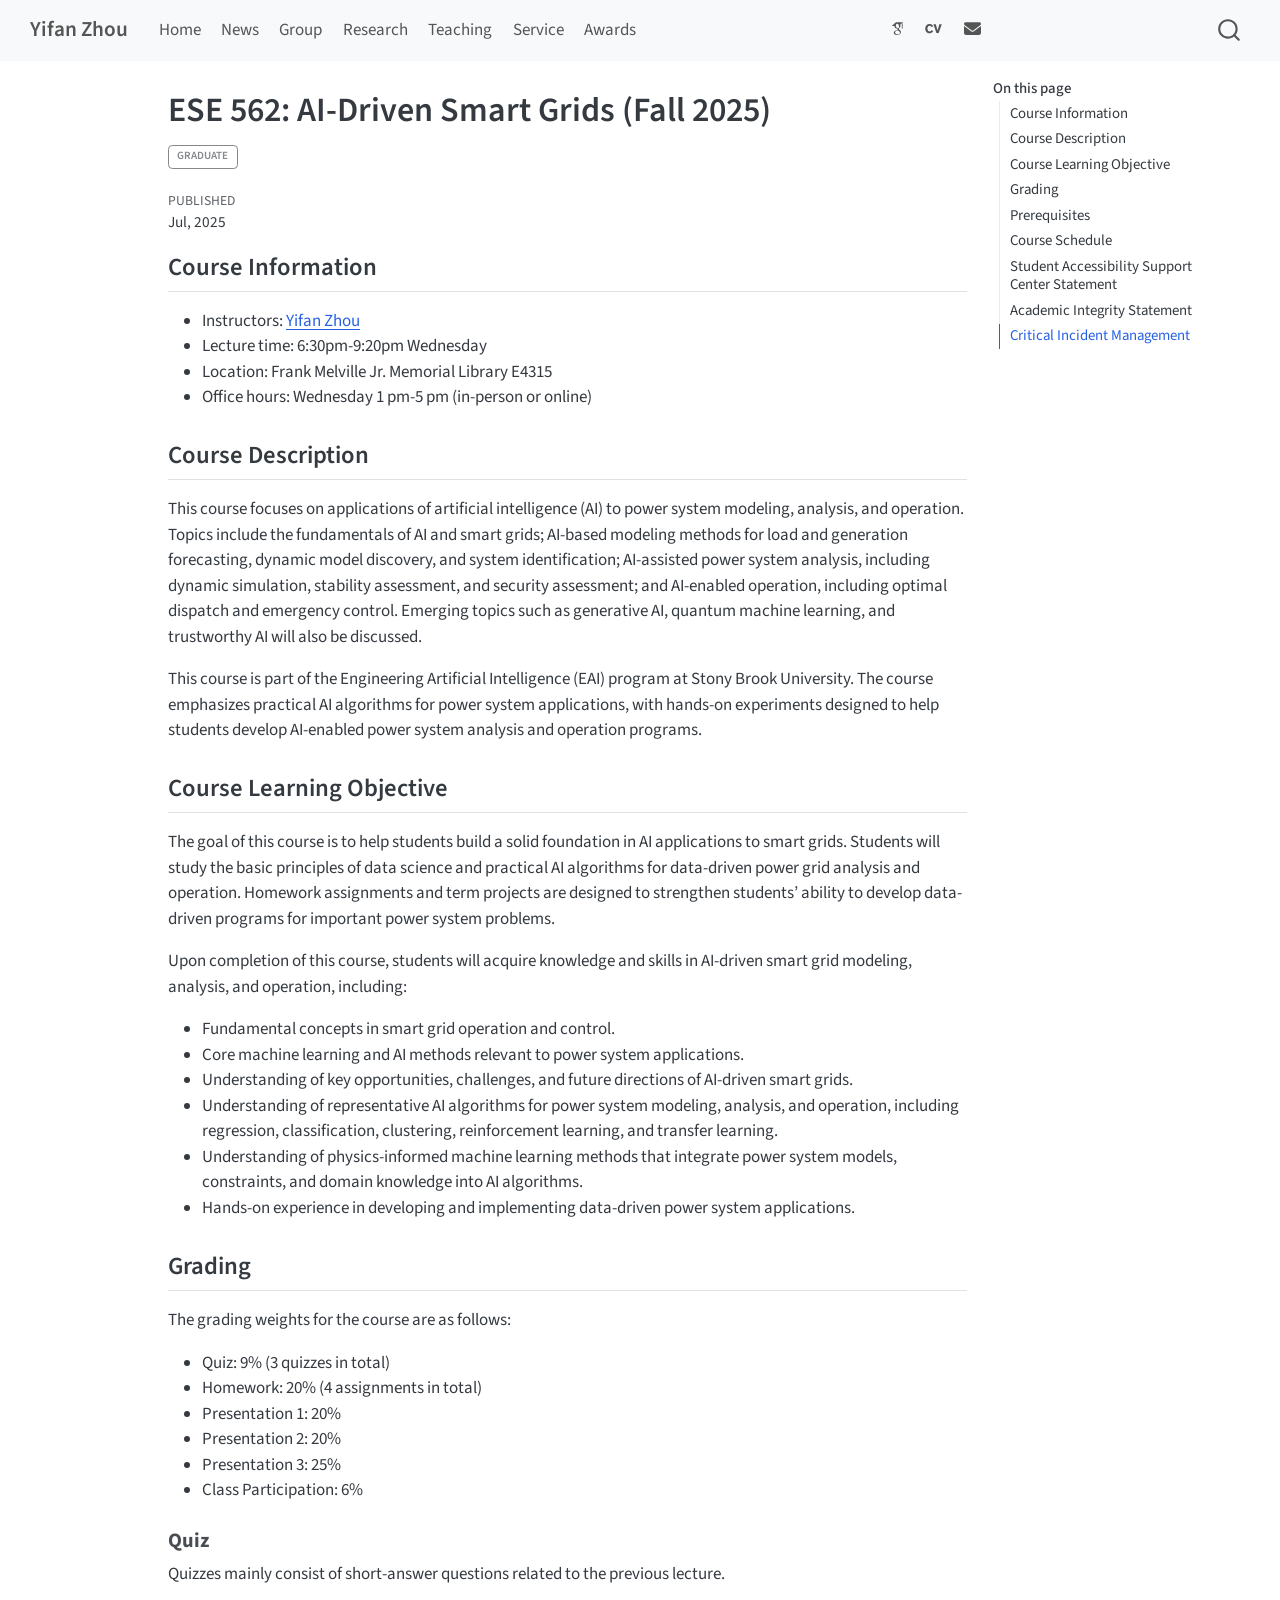
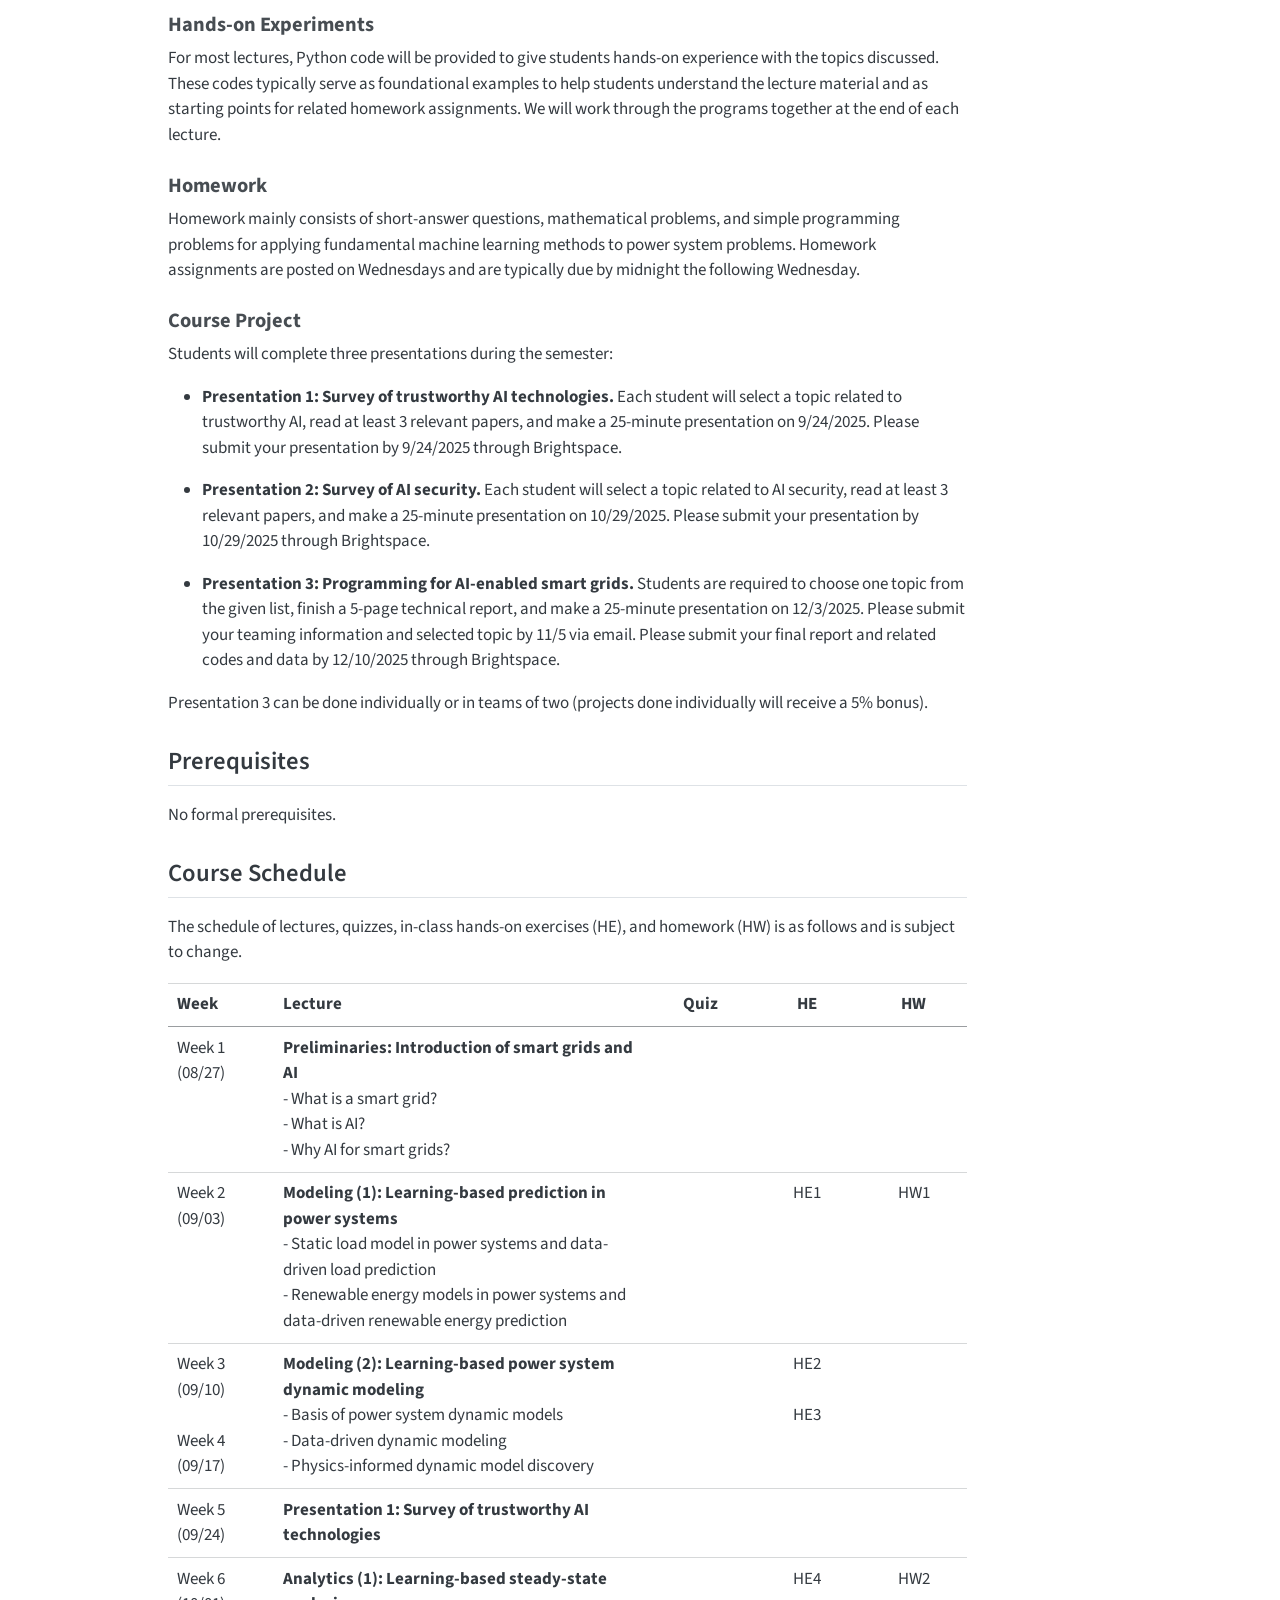
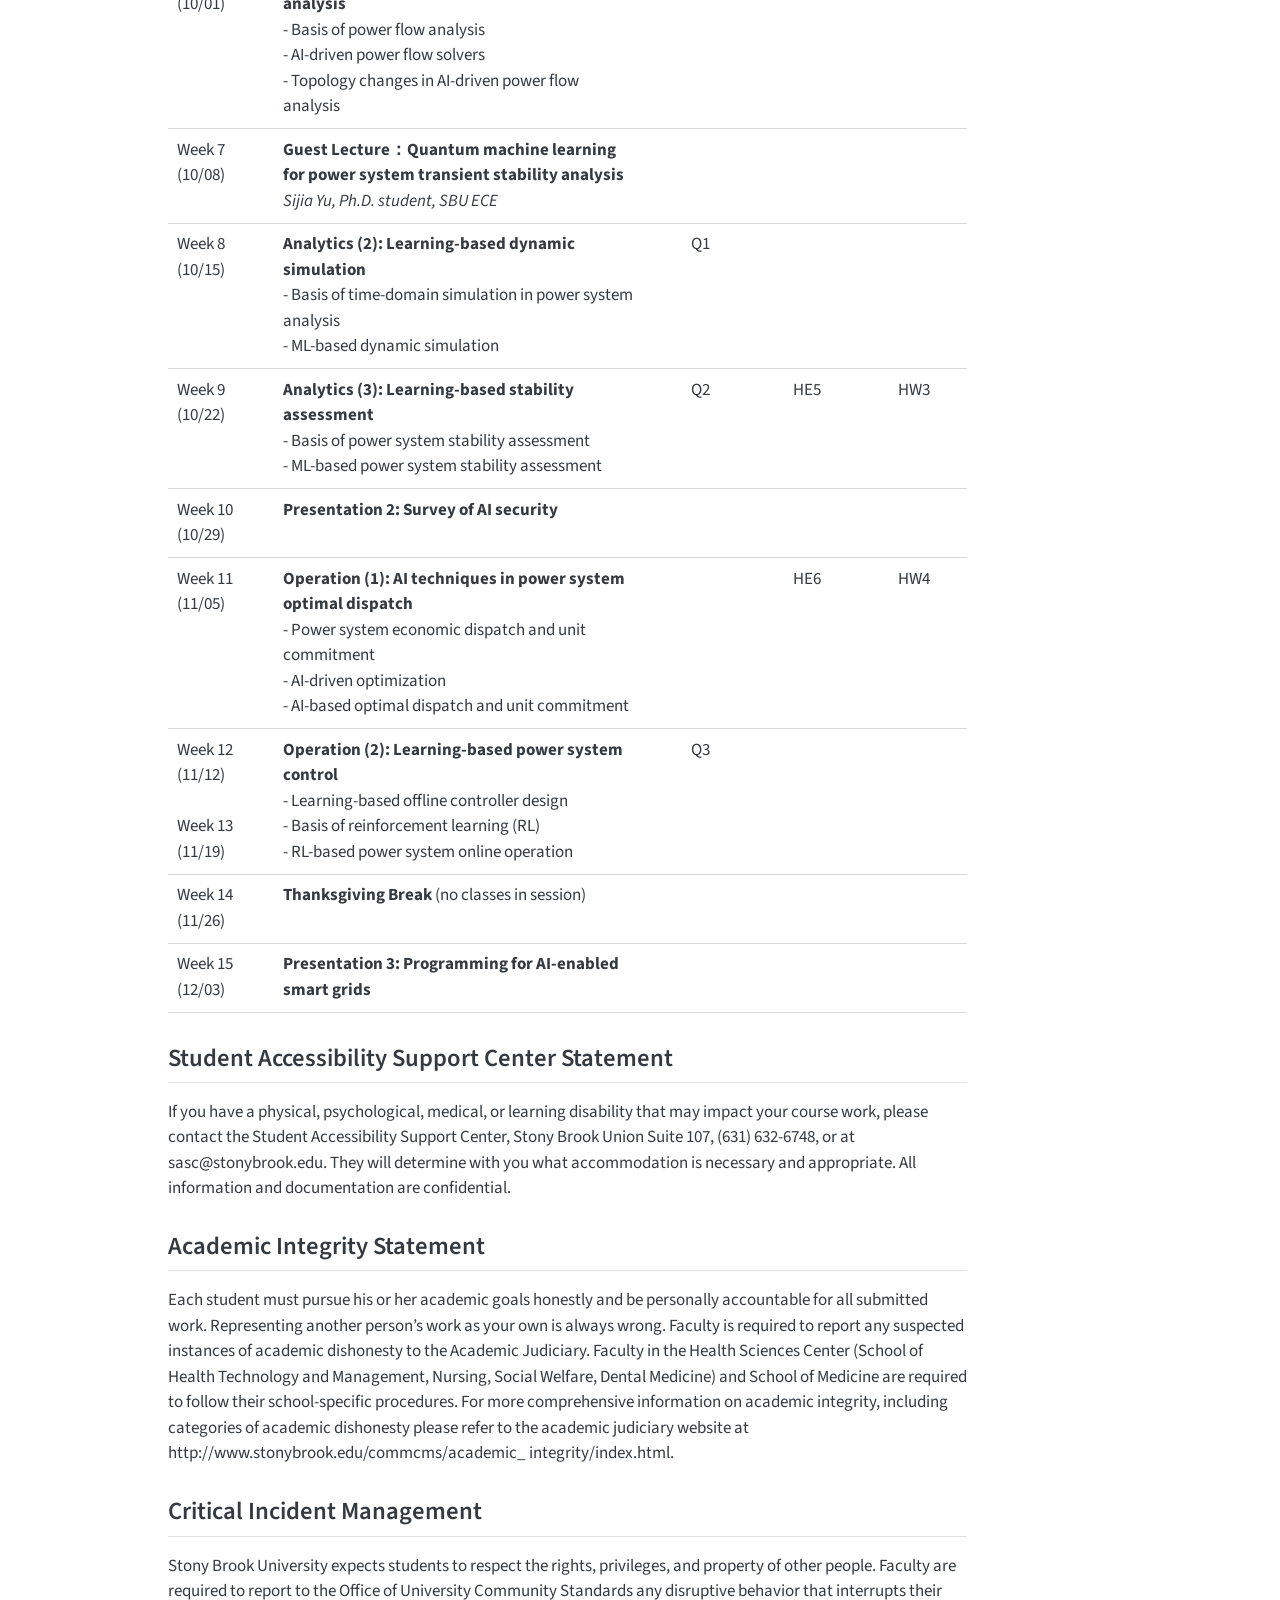
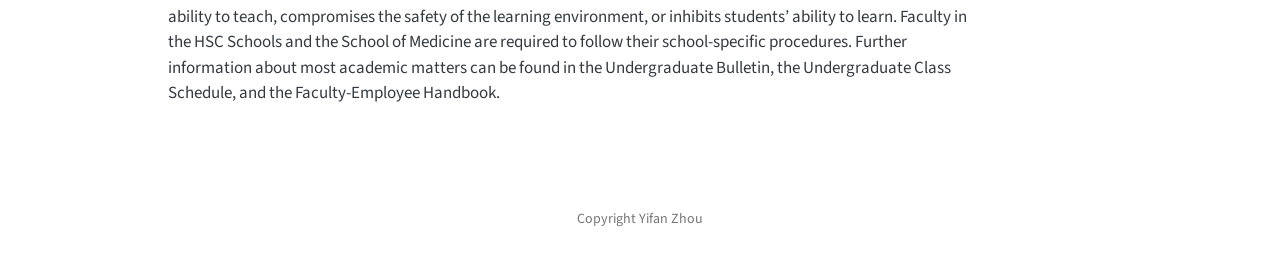
<file: docs/courses/sbu-ese562/fall2025.html>
<!DOCTYPE html>
<html xmlns="http://www.w3.org/1999/xhtml" lang="en" xml:lang="en"><head>

<meta charset="utf-8">
<meta name="generator" content="quarto-1.9.38">

<meta name="viewport" content="width=device-width, initial-scale=1.0, user-scalable=yes">


<title>ESE 562: AI-Driven Smart Grids (Fall 2025) – Yifan Zhou</title>
<style>
/* Default styles provided by pandoc.
** See https://pandoc.org/MANUAL.html#variables-for-html for config info.
*/
code{white-space: pre-wrap;}
span.smallcaps{font-variant: small-caps;}
div.columns{display: flex; gap: min(4vw, 1.5em);}
div.column{flex: auto; overflow-x: auto;}
div.hanging-indent{margin-left: 1.5em; text-indent: -1.5em;}
ul.task-list{list-style: none;}
ul.task-list li input[type="checkbox"] {
  width: 0.8em;
  margin: 0 0.8em 0.2em -1em; /* quarto-specific, see https://github.com/quarto-dev/quarto-cli/issues/4556 */ 
  vertical-align: middle;
}
</style>


<script src="../../site_libs/quarto-nav/quarto-nav.js"></script>
<script src="../../site_libs/quarto-nav/headroom.min.js"></script>
<script src="../../site_libs/clipboard/clipboard.min.js"></script>
<script src="../../site_libs/quarto-search/autocomplete.umd.js"></script>
<script src="../../site_libs/quarto-search/fuse.min.js"></script>
<script src="../../site_libs/quarto-search/quarto-search.js"></script>
<meta name="quarto:offset" content="../../">
<link href="../../files/icon/lab_logo.png" rel="icon" type="image/png">
<script src="../../site_libs/quarto-html/quarto.js" type="module"></script>
<script src="../../site_libs/quarto-html/tabsets/tabsets.js" type="module"></script>
<script src="../../site_libs/quarto-html/popper.min.js"></script>
<script src="../../site_libs/quarto-html/tippy.umd.min.js"></script>
<script src="../../site_libs/quarto-html/anchor.min.js"></script>
<link href="../../site_libs/quarto-html/tippy.css" rel="stylesheet">
<link href="../../site_libs/quarto-html/quarto-syntax-highlighting-15634bcf2e68342d4ad2dfa704d543f6.css" rel="stylesheet" id="quarto-text-highlighting-styles">
<script src="../../site_libs/bootstrap/bootstrap.min.js"></script>
<link href="../../site_libs/bootstrap/bootstrap-icons.css" rel="stylesheet">
<link href="../../site_libs/bootstrap/bootstrap-a0f9fd0d421825b736dc1bbcbcba2219.min.css" rel="stylesheet" append-hash="true" id="quarto-bootstrap" data-mode="light">
<link href="../../site_libs/quarto-contrib/academicons-1.9.4/all.css" rel="stylesheet">
<link href="../../site_libs/quarto-contrib/academicons-1.9.4/size.css" rel="stylesheet">
<link href="../../site_libs/quarto-contrib/fontawesome6-6.7.2/all.min.css" rel="stylesheet">
<link href="../../site_libs/quarto-contrib/fontawesome6-6.7.2/latex-fontsize.css" rel="stylesheet">
<script id="quarto-search-options" type="application/json">{
  "location": "navbar",
  "copy-button": false,
  "collapse-after": 3,
  "panel-placement": "end",
  "type": "overlay",
  "limit": 50,
  "keyboard-shortcut": [
    "f",
    "/",
    "s"
  ],
  "language": {
    "search-no-results-text": "No results",
    "search-matching-documents-text": "matching documents",
    "search-copy-link-title": "Copy link to search",
    "search-hide-matches-text": "Hide additional matches",
    "search-more-match-text": "more match in this document",
    "search-more-matches-text": "more matches in this document",
    "search-clear-button-title": "Clear",
    "search-text-placeholder": "Search",
    "search-detached-cancel-button-title": "Cancel",
    "search-submit-button-title": "Submit",
    "search-label": "Search"
  }
}</script>


<link rel="stylesheet" href="../../styles.css">
</head>

<body class="nav-fixed quarto-light">

<div id="quarto-search-results"></div>
  <header id="quarto-header" class="headroom fixed-top">
    <nav class="navbar navbar-expand-lg " data-bs-theme="dark">
      <div class="navbar-container container-fluid">
      <div class="navbar-brand-container mx-auto">
    <a class="navbar-brand" href="../../index.html">
    <span class="navbar-title">Yifan Zhou</span>
    </a>
  </div>
            <div id="quarto-search" class="" title="Search"></div>
          <button class="navbar-toggler" type="button" data-bs-toggle="collapse" data-bs-target="#navbarCollapse" aria-controls="navbarCollapse" role="menu" aria-expanded="false" aria-label="Toggle navigation" onclick="if (window.quartoToggleHeadroom) { window.quartoToggleHeadroom(); }">
  <span class="navbar-toggler-icon"></span>
</button>
          <div class="collapse navbar-collapse" id="navbarCollapse">
            <ul class="navbar-nav navbar-nav-scroll me-auto">
  <li class="nav-item">
    <a class="nav-link" href="../../index.html"> 
<span class="menu-text">Home</span></a>
  </li>  
  <li class="nav-item">
    <a class="nav-link" href="../../news.html"> 
<span class="menu-text">News</span></a>
  </li>  
  <li class="nav-item">
    <a class="nav-link" href="../../lab.html"> 
<span class="menu-text">Group</span></a>
  </li>  
  <li class="nav-item">
    <a class="nav-link" href="../../research.html"> 
<span class="menu-text">Research</span></a>
  </li>  
  <li class="nav-item">
    <a class="nav-link" href="../../teaching.html"> 
<span class="menu-text">Teaching</span></a>
  </li>  
  <li class="nav-item">
    <a class="nav-link" href="../../service.html"> 
<span class="menu-text">Service</span></a>
  </li>  
  <li class="nav-item">
    <a class="nav-link" href="../../awards.html"> 
<span class="menu-text">Awards</span></a>
  </li>  
</ul>
            <ul class="navbar-nav navbar-nav-scroll ms-auto">
  <li class="nav-item">
    <a class="nav-link" href="https://scholar.google.com/citations?hl=en&amp;user=ffktsxoAAAAJ"> 
<span class="menu-text"><i class="ai  ai-google-scholar" aria-label="google-scholar"></i></span></a>
  </li>  
  <li class="nav-item">
    <a class="nav-link" href="../../files/yifan_cv.pdf"> 
<span class="menu-text"><i class="ai  ai-cv" aria-label="cv"></i></span></a>
  </li>  
  <li class="nav-item">
    <a class="nav-link" href="mailto:yifan.zhou.1@stonybrook.edu"> 
<span class="menu-text"><i class="fa-solid fa-envelope" aria-label="envelope"></i></span></a>
  </li>  
</ul>
          </div> <!-- /navcollapse -->
            <div class="quarto-navbar-tools">
</div>
      </div> <!-- /container-fluid -->
    </nav>
</header>
<!-- content -->
<div id="quarto-content" class="quarto-container page-columns page-rows-contents page-layout-article page-navbar">
<!-- sidebar -->
<!-- margin-sidebar -->
    <div id="quarto-margin-sidebar" class="sidebar margin-sidebar">
        <nav id="TOC" role="doc-toc" class="toc-active">
    <h2 id="toc-title">On this page</h2>
   
  <ul>
  <li><a href="#course-information" id="toc-course-information" class="nav-link active" data-scroll-target="#course-information">Course Information</a></li>
  <li><a href="#course-description" id="toc-course-description" class="nav-link" data-scroll-target="#course-description">Course Description</a></li>
  <li><a href="#course-learning-objective" id="toc-course-learning-objective" class="nav-link" data-scroll-target="#course-learning-objective">Course Learning Objective</a></li>
  <li><a href="#grading" id="toc-grading" class="nav-link" data-scroll-target="#grading">Grading</a>
  <ul class="collapse">
  <li><a href="#quiz" id="toc-quiz" class="nav-link" data-scroll-target="#quiz">Quiz</a></li>
  <li><a href="#hands-on-experiments" id="toc-hands-on-experiments" class="nav-link" data-scroll-target="#hands-on-experiments">Hands-on Experiments</a></li>
  <li><a href="#homework" id="toc-homework" class="nav-link" data-scroll-target="#homework">Homework</a></li>
  <li><a href="#course-project" id="toc-course-project" class="nav-link" data-scroll-target="#course-project">Course Project</a></li>
  </ul></li>
  <li><a href="#prerequisites" id="toc-prerequisites" class="nav-link" data-scroll-target="#prerequisites">Prerequisites</a></li>
  <li><a href="#course-schedule" id="toc-course-schedule" class="nav-link" data-scroll-target="#course-schedule">Course Schedule</a></li>
  <li><a href="#student-accessibility-support-center-statement" id="toc-student-accessibility-support-center-statement" class="nav-link" data-scroll-target="#student-accessibility-support-center-statement">Student Accessibility Support Center Statement</a></li>
  <li><a href="#academic-integrity-statement" id="toc-academic-integrity-statement" class="nav-link" data-scroll-target="#academic-integrity-statement">Academic Integrity Statement</a></li>
  <li><a href="#critical-incident-management" id="toc-critical-incident-management" class="nav-link" data-scroll-target="#critical-incident-management">Critical Incident Management</a></li>
  </ul>
</nav>
    </div>
<!-- main -->
<main class="content" id="quarto-document-content">

<header id="title-block-header" class="quarto-title-block default">
<div class="quarto-title">
<h1 class="title">ESE 562: AI-Driven Smart Grids (Fall 2025)</h1>
  <div class="quarto-categories">
    <div class="quarto-category">Graduate</div>
  </div>
  </div>



<div class="quarto-title-meta">

    
    <div>
    <div class="quarto-title-meta-heading">Published</div>
    <div class="quarto-title-meta-contents">
      <p class="date">Jul, 2025</p>
    </div>
  </div>
  
    
  </div>
  


</header>


<section id="course-information" class="level2">
<h2 class="anchored" data-anchor-id="course-information">Course Information</h2>
<ul>
<li>Instructors: <a href="https://yifanzhou.info/">Yifan Zhou</a></li>
<li>Lecture time: 6:30pm-9:20pm Wednesday</li>
<li>Location: Frank Melville Jr.&nbsp;Memorial Library E4315</li>
<li>Office hours: Wednesday 1 pm-5 pm (in-person or online)</li>
</ul>
</section>
<section id="course-description" class="level2">
<h2 class="anchored" data-anchor-id="course-description">Course Description</h2>
<p>This course focuses on applications of artificial intelligence (AI) to power system modeling, analysis, and operation. Topics include the fundamentals of AI and smart grids; AI-based modeling methods for load and generation forecasting, dynamic model discovery, and system identification; AI-assisted power system analysis, including dynamic simulation, stability assessment, and security assessment; and AI-enabled operation, including optimal dispatch and emergency control. Emerging topics such as generative AI, quantum machine learning, and trustworthy AI will also be discussed.</p>
<p>This course is part of the Engineering Artificial Intelligence (EAI) program at Stony Brook University. The course emphasizes practical AI algorithms for power system applications, with hands-on experiments designed to help students develop AI-enabled power system analysis and operation programs.</p>
</section>
<section id="course-learning-objective" class="level2">
<h2 class="anchored" data-anchor-id="course-learning-objective">Course Learning Objective</h2>
<p>The goal of this course is to help students build a solid foundation in AI applications to smart grids. Students will study the basic principles of data science and practical AI algorithms for data-driven power grid analysis and operation. Homework assignments and term projects are designed to strengthen students’ ability to develop data-driven programs for important power system problems.</p>
<p>Upon completion of this course, students will acquire knowledge and skills in AI-driven smart grid modeling, analysis, and operation, including:</p>
<ul>
<li>Fundamental concepts in smart grid operation and control.</li>
<li>Core machine learning and AI methods relevant to power system applications.</li>
<li>Understanding of key opportunities, challenges, and future directions of AI-driven smart grids.</li>
<li>Understanding of representative AI algorithms for power system modeling, analysis, and operation, including regression, classification, clustering, reinforcement learning, and transfer learning.</li>
<li>Understanding of physics-informed machine learning methods that integrate power system models, constraints, and domain knowledge into AI algorithms.</li>
<li>Hands-on experience in developing and implementing data-driven power system applications.</li>
</ul>
</section>
<section id="grading" class="level2">
<h2 class="anchored" data-anchor-id="grading">Grading</h2>
<p>The grading weights for the course are as follows:</p>
<ul>
<li>Quiz: 9% (3 quizzes in total)</li>
<li>Homework: 20% (4 assignments in total)</li>
<li>Presentation 1: 20%</li>
<li>Presentation 2: 20%</li>
<li>Presentation 3: 25%</li>
<li>Class Participation: 6%</li>
</ul>
<section id="quiz" class="level3">
<h3 class="anchored" data-anchor-id="quiz">Quiz</h3>
<p>Quizzes mainly consist of short-answer questions related to the previous lecture.</p>
</section>
<section id="hands-on-experiments" class="level3">
<h3 class="anchored" data-anchor-id="hands-on-experiments">Hands-on Experiments</h3>
<p>For most lectures, Python code will be provided to give students hands-on experience with the topics discussed. These codes typically serve as foundational examples to help students understand the lecture material and as starting points for related homework assignments. We will work through the programs together at the end of each lecture.</p>
</section>
<section id="homework" class="level3">
<h3 class="anchored" data-anchor-id="homework">Homework</h3>
<p>Homework mainly consists of short-answer questions, mathematical problems, and simple programming problems for applying fundamental machine learning methods to power system problems. Homework assignments are posted on Wednesdays and are typically due by midnight the following Wednesday.</p>
</section>
<section id="course-project" class="level3">
<h3 class="anchored" data-anchor-id="course-project">Course Project</h3>
<p>Students will complete three presentations during the semester:</p>
<ul>
<li><p><strong>Presentation 1: Survey of trustworthy AI technologies.</strong> Each student will select a topic related to trustworthy AI, read at least 3 relevant papers, and make a 25-minute presentation on 9/24/2025. Please submit your presentation by 9/24/2025 through Brightspace.</p></li>
<li><p><strong>Presentation 2: Survey of AI security.</strong> Each student will select a topic related to AI security, read at least 3 relevant papers, and make a 25-minute presentation on 10/29/2025. Please submit your presentation by 10/29/2025 through Brightspace.</p></li>
<li><p><strong>Presentation 3: Programming for AI-enabled smart grids.</strong> Students are required to choose one topic from the given list, finish a 5-page technical report, and make a 25-minute presentation on 12/3/2025. Please submit your teaming information and selected topic by 11/5 via email. Please submit your final report and related codes and data by 12/10/2025 through Brightspace.</p></li>
</ul>
<p>Presentation 3 can be done individually or in teams of two (projects done individually will receive a 5% bonus).</p>
</section>
</section>
<section id="prerequisites" class="level2">
<h2 class="anchored" data-anchor-id="prerequisites">Prerequisites</h2>
<p>No formal prerequisites.</p>
</section>
<section id="course-schedule" class="level2">
<h2 class="anchored" data-anchor-id="course-schedule">Course Schedule</h2>
<p>The schedule of lectures, quizzes, in-class hands-on exercises (HE), and homework (HW) is as follows and is subject to change.</p>
<style>
.course-schedule table {
  width: 100%;
  table-layout: fixed;
}

.course-schedule th:nth-child(1),
.course-schedule td:nth-child(1) {
  width: 12%;
}

.course-schedule th:nth-child(2),
.course-schedule td:nth-child(2) {
  width: 70%;
}

.course-schedule th:nth-child(3),
.course-schedule td:nth-child(3),
.course-schedule th:nth-child(4),
.course-schedule td:nth-child(4),
.course-schedule th:nth-child(5),
.course-schedule td:nth-child(5) {
  width: 6%;
  text-align: center;
}

.course-schedule td,
.course-schedule th {
  vertical-align: top;
}
</style>
<div class="course-schedule">
<table class="caption-top table">
<colgroup>
<col style="width: 20%">
<col style="width: 20%">
<col style="width: 20%">
<col style="width: 20%">
<col style="width: 20%">
</colgroup>
<thead>
<tr class="header">
<th>Week</th>
<th>Lecture</th>
<th>Quiz</th>
<th>HE</th>
<th>HW</th>
</tr>
</thead>
<tbody>
<tr class="odd">
<td>Week 1<br>(08/27)</td>
<td><strong>Preliminaries: Introduction of smart grids and AI</strong><br>- What is a smart grid?<br>- What is AI?<br>- Why AI for smart grids?</td>
<td></td>
<td></td>
<td></td>
</tr>
<tr class="even">
<td>Week 2<br>(09/03)</td>
<td><strong>Modeling (1): Learning-based prediction in power systems</strong><br>- Static load model in power systems and data-driven load prediction<br>- Renewable energy models in power systems and data-driven renewable energy prediction</td>
<td></td>
<td>HE1</td>
<td>HW1</td>
</tr>
<tr class="odd">
<td>Week 3<br>(09/10) <br><br> Week 4<br>(09/17)</td>
<td><strong>Modeling (2): Learning-based power system dynamic modeling</strong><br>- Basis of power system dynamic models<br>- Data-driven dynamic modeling <br>- Physics-informed dynamic model discovery</td>
<td></td>
<td>HE2 <br><br>HE3</td>
<td></td>
</tr>
<tr class="even">
<td>Week 5<br>(09/24)</td>
<td><strong>Presentation 1: Survey of trustworthy AI technologies</strong><br></td>
<td></td>
<td></td>
<td></td>
</tr>
<tr class="odd">
<td>Week 6<br>(10/01)</td>
<td><strong>Analytics (1): Learning-based steady-state analysis</strong><br>- Basis of power flow analysis<br>- AI-driven power flow solvers<br>- Topology changes in AI-driven power flow analysis</td>
<td></td>
<td>HE4</td>
<td>HW2</td>
</tr>
<tr class="even">
<td>Week 7<br>(10/08)</td>
<td><strong>Guest Lecture：Quantum machine learning for power system transient stability analysis</strong> <br> <em>Sijia Yu, Ph.D.&nbsp;student, SBU ECE</em></td>
<td></td>
<td></td>
<td></td>
</tr>
<tr class="odd">
<td>Week 8<br>(10/15)</td>
<td><strong>Analytics (2): Learning-based dynamic simulation</strong><br>- Basis of time-domain simulation in power system analysis<br>- ML-based dynamic simulation</td>
<td>Q1</td>
<td></td>
<td></td>
</tr>
<tr class="even">
<td>Week 9<br>(10/22)</td>
<td><strong>Analytics (3): Learning-based stability assessment</strong> <br>- Basis of power system stability assessment<br>- ML-based power system stability assessment</td>
<td>Q2</td>
<td>HE5</td>
<td>HW3</td>
</tr>
<tr class="odd">
<td>Week 10<br>(10/29)</td>
<td><strong>Presentation 2: Survey of AI security</strong><br></td>
<td></td>
<td></td>
<td></td>
</tr>
<tr class="even">
<td>Week 11<br>(11/05)</td>
<td><strong>Operation (1): AI techniques in power system optimal dispatch</strong><br>- Power system economic dispatch and unit commitment<br>- AI-driven optimization<br>- AI-based optimal dispatch and unit commitment</td>
<td></td>
<td>HE6</td>
<td>HW4</td>
</tr>
<tr class="odd">
<td>Week 12<br>(11/12)<br><br>Week 13<br>(11/19)</td>
<td><strong>Operation (2): Learning-based power system control</strong><br>- Learning-based offline controller design <br>- Basis of reinforcement learning (RL)<br>- RL-based power system online operation</td>
<td>Q3</td>
<td></td>
<td></td>
</tr>
<tr class="even">
<td>Week 14<br>(11/26)</td>
<td><strong>Thanksgiving Break</strong> (no classes in session)</td>
<td></td>
<td></td>
<td></td>
</tr>
<tr class="odd">
<td>Week 15<br>(12/03)</td>
<td><strong>Presentation 3: Programming for AI-enabled smart grids</strong></td>
<td></td>
<td></td>
<td></td>
</tr>
</tbody>
</table>
</div>
</section>
<section id="student-accessibility-support-center-statement" class="level2">
<h2 class="anchored" data-anchor-id="student-accessibility-support-center-statement">Student Accessibility Support Center Statement</h2>
<p>If you have a physical, psychological, medical, or learning disability that may impact your course work, please contact the Student Accessibility Support Center, Stony Brook Union Suite 107, (631) 632-6748, or at sasc@stonybrook.edu. They will determine with you what accommodation is necessary and appropriate. All information and documentation are confidential.</p>
</section>
<section id="academic-integrity-statement" class="level2">
<h2 class="anchored" data-anchor-id="academic-integrity-statement">Academic Integrity Statement</h2>
<p>Each student must pursue his or her academic goals honestly and be personally accountable for all submitted work. Representing another person’s work as your own is always wrong. Faculty is required to report any suspected instances of academic dishonesty to the Academic Judiciary. Faculty in the Health Sciences Center (School of Health Technology and Management, Nursing, Social Welfare, Dental Medicine) and School of Medicine are required to follow their school-specific procedures. For more comprehensive information on academic integrity, including categories of academic dishonesty please refer to the academic judiciary website at http://www.stonybrook.edu/commcms/academic_ integrity/index.html.</p>
</section>
<section id="critical-incident-management" class="level2">
<h2 class="anchored" data-anchor-id="critical-incident-management">Critical Incident Management</h2>
<p>Stony Brook University expects students to respect the rights, privileges, and property of other people. Faculty are required to report to the Office of University Community Standards any disruptive behavior that interrupts their ability to teach, compromises the safety of the learning environment, or inhibits students’ ability to learn. Faculty in the HSC Schools and the School of Medicine are required to follow their school-specific procedures. Further information about most academic matters can be found in the Undergraduate Bulletin, the Undergraduate Class Schedule, and the Faculty-Employee Handbook.</p>


</section>

<a onclick="window.scrollTo(0, 0); return false;" role="button" id="quarto-back-to-top"><i class="bi bi-arrow-up"></i> Back to top</a></main> <!-- /main -->
<script id="quarto-html-after-body" type="application/javascript">
  window.document.addEventListener("DOMContentLoaded", function (event) {
    const icon = "";
    const anchorJS = new window.AnchorJS();
    anchorJS.options = {
      placement: 'right',
      icon: icon
    };
    anchorJS.add('.anchored');
    const isCodeAnnotation = (el) => {
      for (const clz of el.classList) {
        if (clz.startsWith('code-annotation-')) {                     
          return true;
        }
      }
      return false;
    }
    const onCopySuccess = function(e) {
      // button target
      const button = e.trigger;
      // don't keep focus
      button.blur();
      // flash "checked"
      button.classList.add('code-copy-button-checked');
      var currentTitle = button.getAttribute("title");
      button.setAttribute("title", "Copied!");
      let tooltip;
      if (window.bootstrap) {
        button.setAttribute("data-bs-toggle", "tooltip");
        button.setAttribute("data-bs-placement", "left");
        button.setAttribute("data-bs-title", "Copied!");
        tooltip = new bootstrap.Tooltip(button, 
          { trigger: "manual", 
            customClass: "code-copy-button-tooltip",
            offset: [0, -8]});
        tooltip.show();    
      }
      setTimeout(function() {
        if (tooltip) {
          tooltip.hide();
          button.removeAttribute("data-bs-title");
          button.removeAttribute("data-bs-toggle");
          button.removeAttribute("data-bs-placement");
        }
        button.setAttribute("title", currentTitle);
        button.classList.remove('code-copy-button-checked');
      }, 1000);
      // clear code selection
      e.clearSelection();
    }
    const getTextToCopy = function(trigger) {
      const outerScaffold = trigger.parentElement.cloneNode(true);
      const codeEl = outerScaffold.querySelector('code');
      for (const childEl of codeEl.children) {
        if (isCodeAnnotation(childEl)) {
          childEl.remove();
        }
      }
      return codeEl.innerText;
    }
    const clipboard = new window.ClipboardJS('.code-copy-button:not([data-in-quarto-modal])', {
      text: getTextToCopy
    });
    clipboard.on('success', onCopySuccess);
    if (window.document.getElementById('quarto-embedded-source-code-modal')) {
      const clipboardModal = new window.ClipboardJS('.code-copy-button[data-in-quarto-modal]', {
        text: getTextToCopy,
        container: window.document.getElementById('quarto-embedded-source-code-modal')
      });
      clipboardModal.on('success', onCopySuccess);
    }
      var localhostRegex = new RegExp(/^(?:http|https):\/\/localhost\:?[0-9]*\//);
      var mailtoRegex = new RegExp(/^mailto:/);
        var filterRegex = new RegExp('/' + window.location.host + '/');
      var isInternal = (href) => {
          return filterRegex.test(href) || localhostRegex.test(href) || mailtoRegex.test(href);
      }
      // Inspect non-navigation links and adorn them if external
     var links = window.document.querySelectorAll('a[href]:not(.nav-link):not(.navbar-brand):not(.toc-action):not(.sidebar-link):not(.sidebar-item-toggle):not(.pagination-link):not(.no-external):not([aria-hidden]):not(.dropdown-item):not(.quarto-navigation-tool):not(.about-link)');
      for (var i=0; i<links.length; i++) {
        const link = links[i];
        if (!isInternal(link.href)) {
          // undo the damage that might have been done by quarto-nav.js in the case of
          // links that we want to consider external
          if (link.dataset.originalHref !== undefined) {
            link.href = link.dataset.originalHref;
          }
        }
      }
    function tippyHover(el, contentFn, onTriggerFn, onUntriggerFn) {
      const config = {
        allowHTML: true,
        maxWidth: 500,
        delay: 100,
        arrow: false,
        appendTo: function(el) {
            return el.parentElement;
        },
        interactive: true,
        interactiveBorder: 10,
        theme: 'quarto',
        placement: 'bottom-start',
      };
      if (contentFn) {
        config.content = contentFn;
      }
      if (onTriggerFn) {
        config.onTrigger = onTriggerFn;
      }
      if (onUntriggerFn) {
        config.onUntrigger = onUntriggerFn;
      }
      window.tippy(el, config); 
    }
    const noterefs = window.document.querySelectorAll('a[role="doc-noteref"]');
    for (var i=0; i<noterefs.length; i++) {
      const ref = noterefs[i];
      tippyHover(ref, function() {
        // use id or data attribute instead here
        let href = ref.getAttribute('data-footnote-href') || ref.getAttribute('href');
        try { href = new URL(href).hash; } catch {}
        const id = href.replace(/^#\/?/, "");
        const note = window.document.getElementById(id);
        if (note) {
          return note.innerHTML;
        } else {
          return "";
        }
      });
    }
    const xrefs = window.document.querySelectorAll('a.quarto-xref');
    const processXRef = (id, note) => {
      // Strip column container classes
      const stripColumnClz = (el) => {
        el.classList.remove("page-full", "page-columns");
        if (el.children) {
          for (const child of el.children) {
            stripColumnClz(child);
          }
        }
      }
      stripColumnClz(note)
      if (id === null || id.startsWith('sec-')) {
        // Special case sections, only their first couple elements
        const container = document.createElement("div");
        if (note.children && note.children.length > 2) {
          container.appendChild(note.children[0].cloneNode(true));
          for (let i = 1; i < note.children.length; i++) {
            const child = note.children[i];
            if (child.tagName === "P" && child.innerText === "") {
              continue;
            } else {
              container.appendChild(child.cloneNode(true));
              break;
            }
          }
          if (window.Quarto?.typesetMath) {
            window.Quarto.typesetMath(container);
          }
          return container.innerHTML
        } else {
          if (window.Quarto?.typesetMath) {
            window.Quarto.typesetMath(note);
          }
          return note.innerHTML;
        }
      } else {
        // Remove any anchor links if they are present
        const anchorLink = note.querySelector('a.anchorjs-link');
        if (anchorLink) {
          anchorLink.remove();
        }
        if (window.Quarto?.typesetMath) {
          window.Quarto.typesetMath(note);
        }
        if (note.classList.contains("callout")) {
          return note.outerHTML;
        } else {
          return note.innerHTML;
        }
      }
    }
    for (var i=0; i<xrefs.length; i++) {
      const xref = xrefs[i];
      tippyHover(xref, undefined, function(instance) {
        instance.disable();
        let url = xref.getAttribute('href');
        let hash = undefined; 
        if (url.startsWith('#')) {
          hash = url;
        } else {
          try { hash = new URL(url).hash; } catch {}
        }
        if (hash) {
          const id = hash.replace(/^#\/?/, "");
          const note = window.document.getElementById(id);
          if (note !== null) {
            try {
              const html = processXRef(id, note.cloneNode(true));
              instance.setContent(html);
            } finally {
              instance.enable();
              instance.show();
            }
          } else {
            // See if we can fetch this
            fetch(url.split('#')[0])
            .then(res => res.text())
            .then(html => {
              const parser = new DOMParser();
              const htmlDoc = parser.parseFromString(html, "text/html");
              const note = htmlDoc.getElementById(id);
              if (note !== null) {
                const html = processXRef(id, note);
                instance.setContent(html);
              } 
            }).finally(() => {
              instance.enable();
              instance.show();
            });
          }
        } else {
          // See if we can fetch a full url (with no hash to target)
          // This is a special case and we should probably do some content thinning / targeting
          fetch(url)
          .then(res => res.text())
          .then(html => {
            const parser = new DOMParser();
            const htmlDoc = parser.parseFromString(html, "text/html");
            const note = htmlDoc.querySelector('main.content');
            if (note !== null) {
              // This should only happen for chapter cross references
              // (since there is no id in the URL)
              // remove the first header
              if (note.children.length > 0 && note.children[0].tagName === "HEADER") {
                note.children[0].remove();
              }
              const html = processXRef(null, note);
              instance.setContent(html);
            } 
          }).finally(() => {
            instance.enable();
            instance.show();
          });
        }
      }, function(instance) {
      });
    }
        let selectedAnnoteEl;
        const selectorForAnnotation = ( cell, annotation) => {
          let cellAttr = 'data-code-cell="' + cell + '"';
          let lineAttr = 'data-code-annotation="' +  annotation + '"';
          const selector = 'span[' + cellAttr + '][' + lineAttr + ']';
          return selector;
        }
        const selectCodeLines = (annoteEl) => {
          const doc = window.document;
          const targetCell = annoteEl.getAttribute("data-target-cell");
          const targetAnnotation = annoteEl.getAttribute("data-target-annotation");
          const annoteSpan = window.document.querySelector(selectorForAnnotation(targetCell, targetAnnotation));
          const lines = annoteSpan.getAttribute("data-code-lines").split(",");
          const lineIds = lines.map((line) => {
            return targetCell + "-" + line;
          })
          let top = null;
          let height = null;
          let parent = null;
          if (lineIds.length > 0) {
              //compute the position of the single el (top and bottom and make a div)
              const el = window.document.getElementById(lineIds[0]);
              top = el.offsetTop;
              height = el.offsetHeight;
              parent = el.parentElement.parentElement;
            if (lineIds.length > 1) {
              const lastEl = window.document.getElementById(lineIds[lineIds.length - 1]);
              const bottom = lastEl.offsetTop + lastEl.offsetHeight;
              height = bottom - top;
            }
            if (top !== null && height !== null && parent !== null) {
              // cook up a div (if necessary) and position it 
              let div = window.document.getElementById("code-annotation-line-highlight");
              if (div === null) {
                div = window.document.createElement("div");
                div.setAttribute("id", "code-annotation-line-highlight");
                div.style.position = 'absolute';
                parent.appendChild(div);
              }
              div.style.top = top - 2 + "px";
              div.style.height = height + 4 + "px";
              div.style.left = 0;
              let gutterDiv = window.document.getElementById("code-annotation-line-highlight-gutter");
              if (gutterDiv === null) {
                gutterDiv = window.document.createElement("div");
                gutterDiv.setAttribute("id", "code-annotation-line-highlight-gutter");
                gutterDiv.style.position = 'absolute';
                const codeCell = window.document.getElementById(targetCell);
                const gutter = codeCell.querySelector('.code-annotation-gutter');
                gutter.appendChild(gutterDiv);
              }
              gutterDiv.style.top = top - 2 + "px";
              gutterDiv.style.height = height + 4 + "px";
            }
            selectedAnnoteEl = annoteEl;
          }
        };
        const unselectCodeLines = () => {
          const elementsIds = ["code-annotation-line-highlight", "code-annotation-line-highlight-gutter"];
          elementsIds.forEach((elId) => {
            const div = window.document.getElementById(elId);
            if (div) {
              div.remove();
            }
          });
          selectedAnnoteEl = undefined;
        };
          // Handle positioning of the toggle
      window.addEventListener(
        "resize",
        throttle(() => {
          elRect = undefined;
          if (selectedAnnoteEl) {
            selectCodeLines(selectedAnnoteEl);
          }
        }, 10)
      );
      function throttle(fn, ms) {
      let throttle = false;
      let timer;
        return (...args) => {
          if(!throttle) { // first call gets through
              fn.apply(this, args);
              throttle = true;
          } else { // all the others get throttled
              if(timer) clearTimeout(timer); // cancel #2
              timer = setTimeout(() => {
                fn.apply(this, args);
                timer = throttle = false;
              }, ms);
          }
        };
      }
        // Attach click handler to the DT
        const annoteDls = window.document.querySelectorAll('dt[data-target-cell]');
        for (const annoteDlNode of annoteDls) {
          annoteDlNode.addEventListener('click', (event) => {
            const clickedEl = event.target;
            if (clickedEl !== selectedAnnoteEl) {
              unselectCodeLines();
              const activeEl = window.document.querySelector('dt[data-target-cell].code-annotation-active');
              if (activeEl) {
                activeEl.classList.remove('code-annotation-active');
              }
              selectCodeLines(clickedEl);
              clickedEl.classList.add('code-annotation-active');
            } else {
              // Unselect the line
              unselectCodeLines();
              clickedEl.classList.remove('code-annotation-active');
            }
          });
        }
    const findCites = (el) => {
      const parentEl = el.parentElement;
      if (parentEl) {
        const cites = parentEl.dataset.cites;
        if (cites) {
          return {
            el,
            cites: cites.split(' ')
          };
        } else {
          return findCites(el.parentElement)
        }
      } else {
        return undefined;
      }
    };
    var bibliorefs = window.document.querySelectorAll('a[role="doc-biblioref"]');
    for (var i=0; i<bibliorefs.length; i++) {
      const ref = bibliorefs[i];
      const citeInfo = findCites(ref);
      if (citeInfo) {
        tippyHover(citeInfo.el, function() {
          var popup = window.document.createElement('div');
          citeInfo.cites.forEach(function(cite) {
            var citeDiv = window.document.createElement('div');
            citeDiv.classList.add('hanging-indent');
            citeDiv.classList.add('csl-entry');
            var biblioDiv = window.document.getElementById('ref-' + cite);
            if (biblioDiv) {
              citeDiv.innerHTML = biblioDiv.innerHTML;
            }
            popup.appendChild(citeDiv);
          });
          return popup.innerHTML;
        });
      }
    }
  });
  </script>
</div> <!-- /content -->
<footer class="footer">
  <div class="nav-footer">
    <div class="nav-footer-left">
      &nbsp;
    </div>   
    <div class="nav-footer-center">
<p>Copyright Yifan Zhou</p>
</div>
    <div class="nav-footer-right">
      &nbsp;
    </div>
  </div>
</footer>




</body></html>
</file>
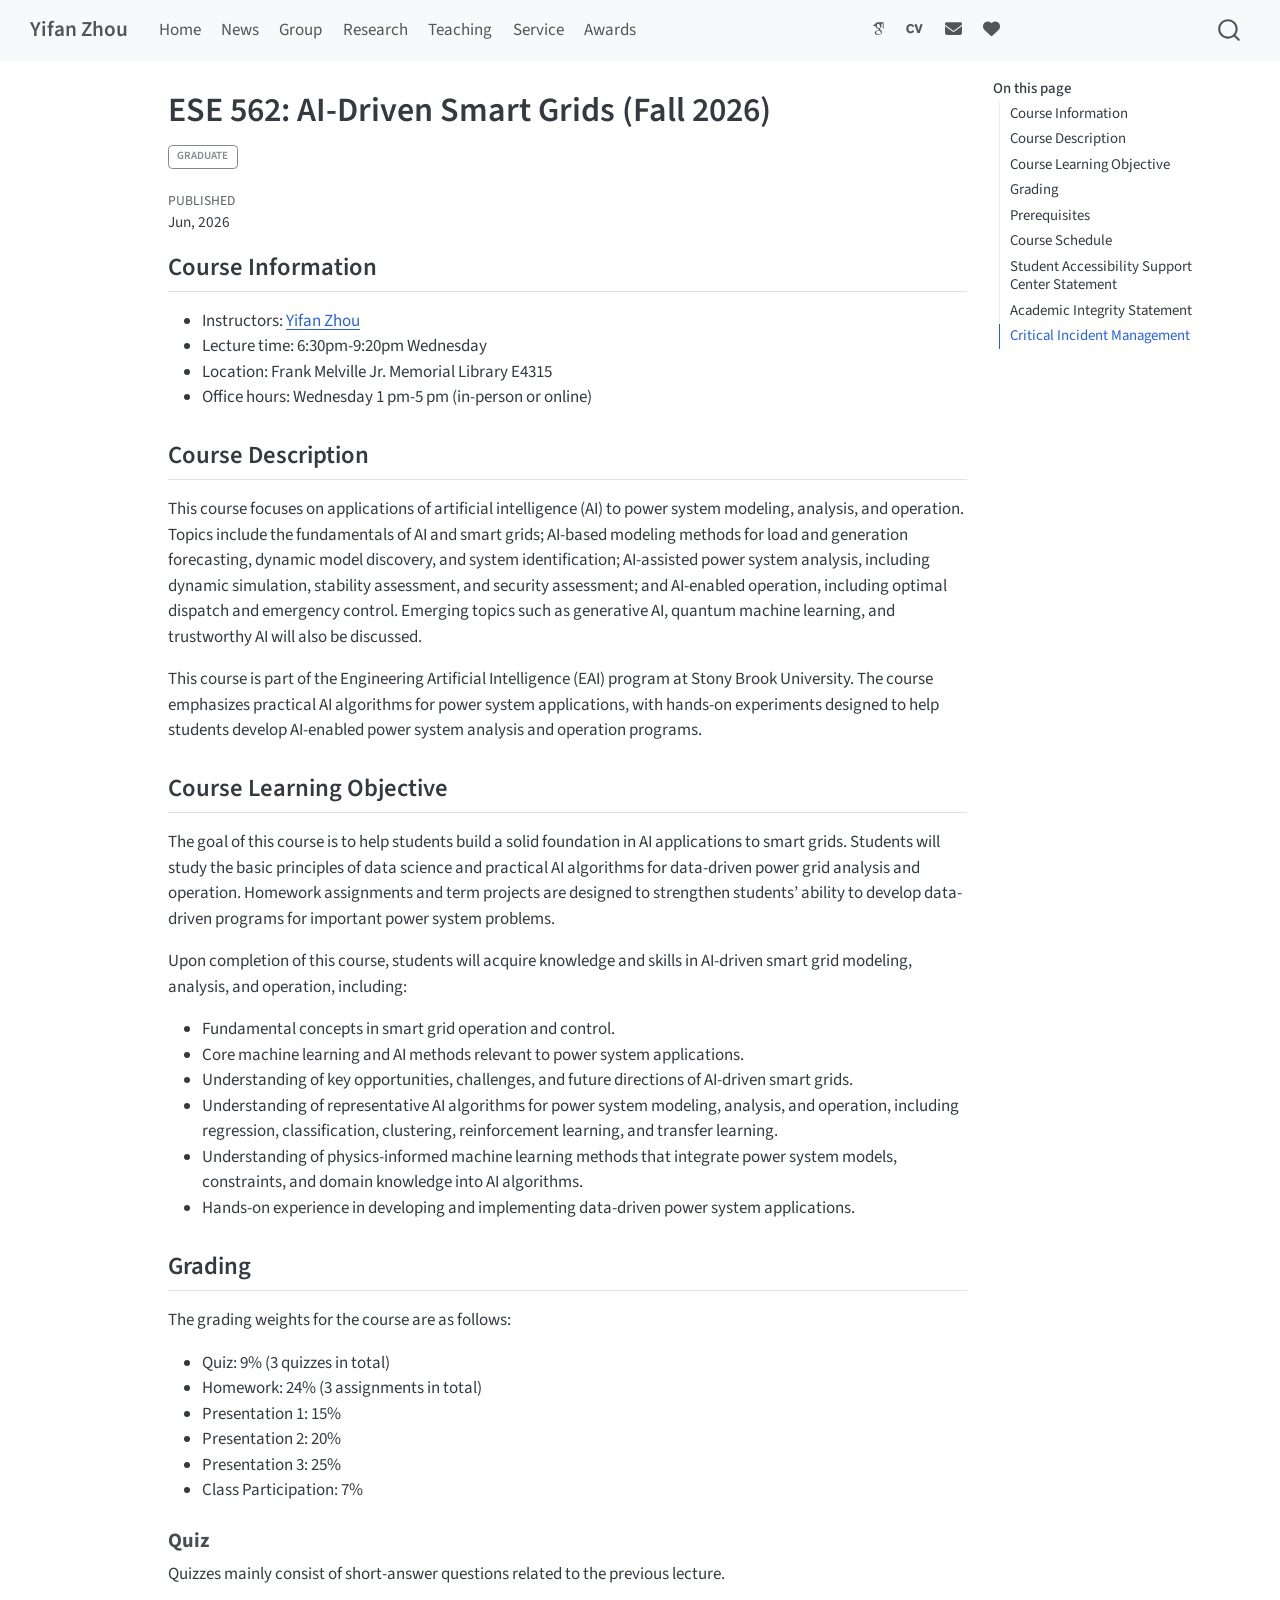
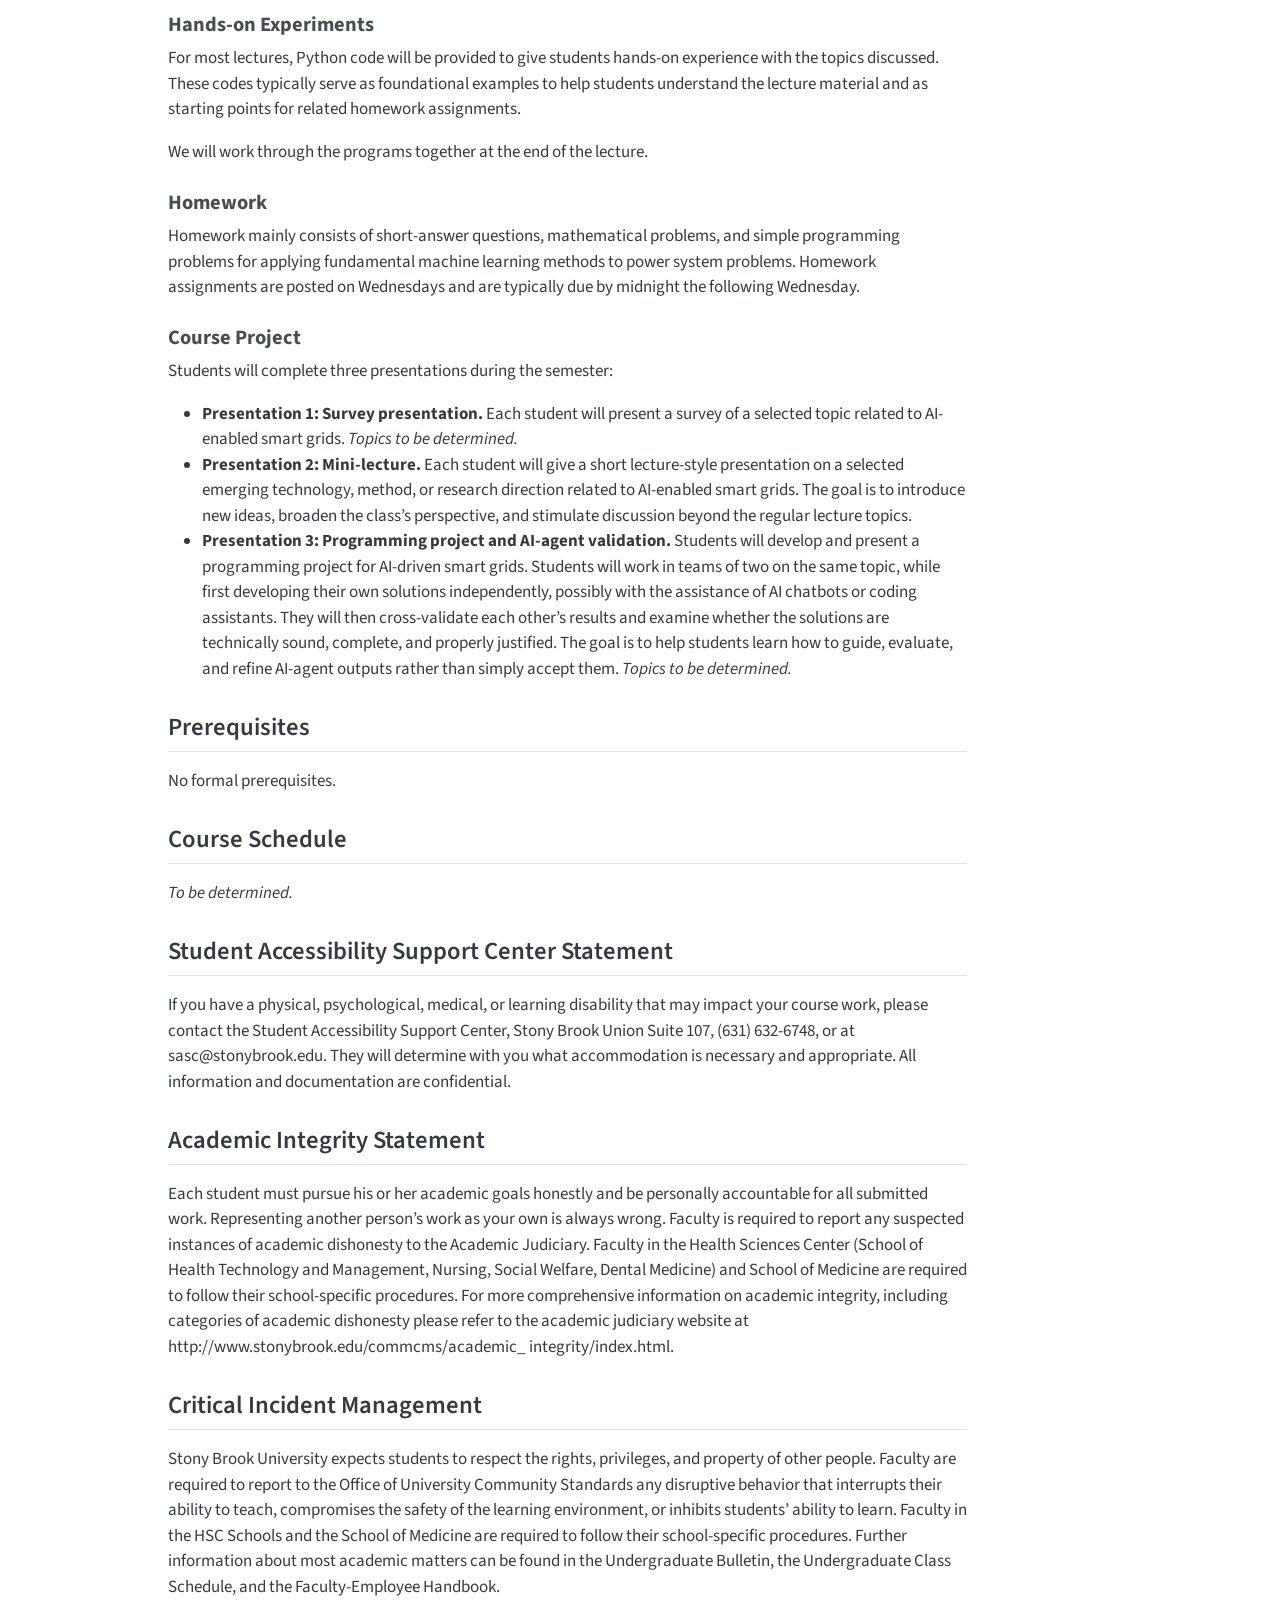
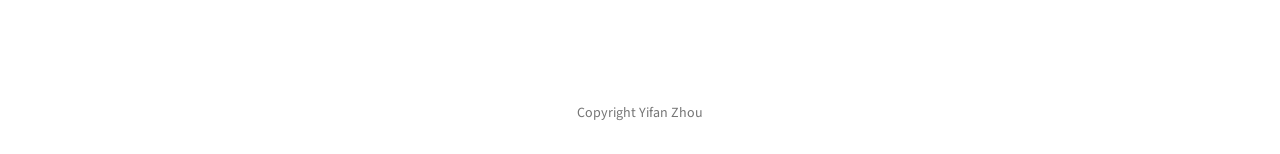
<file: docs/courses/sbu-ese562/fall2026.html>
<!DOCTYPE html>
<html xmlns="http://www.w3.org/1999/xhtml" lang="en" xml:lang="en"><head>

<meta charset="utf-8">
<meta name="generator" content="quarto-1.9.38">

<meta name="viewport" content="width=device-width, initial-scale=1.0, user-scalable=yes">


<title>ESE 562: AI-Driven Smart Grids (Fall 2026) – Yifan Zhou</title>
<style>
/* Default styles provided by pandoc.
** See https://pandoc.org/MANUAL.html#variables-for-html for config info.
*/
code{white-space: pre-wrap;}
span.smallcaps{font-variant: small-caps;}
div.columns{display: flex; gap: min(4vw, 1.5em);}
div.column{flex: auto; overflow-x: auto;}
div.hanging-indent{margin-left: 1.5em; text-indent: -1.5em;}
ul.task-list{list-style: none;}
ul.task-list li input[type="checkbox"] {
  width: 0.8em;
  margin: 0 0.8em 0.2em -1em; /* quarto-specific, see https://github.com/quarto-dev/quarto-cli/issues/4556 */ 
  vertical-align: middle;
}
</style>


<script src="../../site_libs/quarto-nav/quarto-nav.js"></script>
<script src="../../site_libs/quarto-nav/headroom.min.js"></script>
<script src="../../site_libs/clipboard/clipboard.min.js"></script>
<script src="../../site_libs/quarto-search/autocomplete.umd.js"></script>
<script src="../../site_libs/quarto-search/fuse.min.js"></script>
<script src="../../site_libs/quarto-search/quarto-search.js"></script>
<meta name="quarto:offset" content="../../">
<link href="../../files/icon/lab_logo.png" rel="icon" type="image/png">
<script src="../../site_libs/quarto-html/quarto.js" type="module"></script>
<script src="../../site_libs/quarto-html/tabsets/tabsets.js" type="module"></script>
<script src="../../site_libs/quarto-html/popper.min.js"></script>
<script src="../../site_libs/quarto-html/tippy.umd.min.js"></script>
<script src="../../site_libs/quarto-html/anchor.min.js"></script>
<link href="../../site_libs/quarto-html/tippy.css" rel="stylesheet">
<link href="../../site_libs/quarto-html/quarto-syntax-highlighting-15634bcf2e68342d4ad2dfa704d543f6.css" rel="stylesheet" id="quarto-text-highlighting-styles">
<script src="../../site_libs/bootstrap/bootstrap.min.js"></script>
<link href="../../site_libs/bootstrap/bootstrap-icons.css" rel="stylesheet">
<link href="../../site_libs/bootstrap/bootstrap-a0f9fd0d421825b736dc1bbcbcba2219.min.css" rel="stylesheet" append-hash="true" id="quarto-bootstrap" data-mode="light">
<link href="../../site_libs/quarto-contrib/academicons-1.9.4/all.css" rel="stylesheet">
<link href="../../site_libs/quarto-contrib/academicons-1.9.4/size.css" rel="stylesheet">
<link href="../../site_libs/quarto-contrib/fontawesome6-6.7.2/all.min.css" rel="stylesheet">
<link href="../../site_libs/quarto-contrib/fontawesome6-6.7.2/latex-fontsize.css" rel="stylesheet">
<script id="quarto-search-options" type="application/json">{
  "location": "navbar",
  "copy-button": false,
  "collapse-after": 3,
  "panel-placement": "end",
  "type": "overlay",
  "limit": 50,
  "keyboard-shortcut": [
    "f",
    "/",
    "s"
  ],
  "language": {
    "search-no-results-text": "No results",
    "search-matching-documents-text": "matching documents",
    "search-copy-link-title": "Copy link to search",
    "search-hide-matches-text": "Hide additional matches",
    "search-more-match-text": "more match in this document",
    "search-more-matches-text": "more matches in this document",
    "search-clear-button-title": "Clear",
    "search-text-placeholder": "Search",
    "search-detached-cancel-button-title": "Cancel",
    "search-submit-button-title": "Submit",
    "search-label": "Search"
  }
}</script>


<link rel="stylesheet" href="../../styles.css">
</head>

<body class="nav-fixed quarto-light">

<div id="quarto-search-results"></div>
  <header id="quarto-header" class="headroom fixed-top">
    <nav class="navbar navbar-expand-lg " data-bs-theme="dark">
      <div class="navbar-container container-fluid">
      <div class="navbar-brand-container mx-auto">
    <a class="navbar-brand" href="../../index.html">
    <span class="navbar-title">Yifan Zhou</span>
    </a>
  </div>
            <div id="quarto-search" class="" title="Search"></div>
          <button class="navbar-toggler" type="button" data-bs-toggle="collapse" data-bs-target="#navbarCollapse" aria-controls="navbarCollapse" role="menu" aria-expanded="false" aria-label="Toggle navigation" onclick="if (window.quartoToggleHeadroom) { window.quartoToggleHeadroom(); }">
  <span class="navbar-toggler-icon"></span>
</button>
          <div class="collapse navbar-collapse" id="navbarCollapse">
            <ul class="navbar-nav navbar-nav-scroll me-auto">
  <li class="nav-item">
    <a class="nav-link" href="../../index.html"> 
<span class="menu-text">Home</span></a>
  </li>  
  <li class="nav-item">
    <a class="nav-link" href="../../news.html"> 
<span class="menu-text">News</span></a>
  </li>  
  <li class="nav-item">
    <a class="nav-link" href="../../lab.html"> 
<span class="menu-text">Group</span></a>
  </li>  
  <li class="nav-item">
    <a class="nav-link" href="../../research.html"> 
<span class="menu-text">Research</span></a>
  </li>  
  <li class="nav-item">
    <a class="nav-link" href="../../teaching.html"> 
<span class="menu-text">Teaching</span></a>
  </li>  
  <li class="nav-item">
    <a class="nav-link" href="../../service.html"> 
<span class="menu-text">Service</span></a>
  </li>  
  <li class="nav-item">
    <a class="nav-link" href="../../awards.html"> 
<span class="menu-text">Awards</span></a>
  </li>  
</ul>
            <ul class="navbar-nav navbar-nav-scroll ms-auto">
  <li class="nav-item">
    <a class="nav-link" href="https://scholar.google.com/citations?hl=en&amp;user=ffktsxoAAAAJ"> 
<span class="menu-text"><i class="ai  ai-google-scholar" aria-label="google-scholar"></i></span></a>
  </li>  
  <li class="nav-item">
    <a class="nav-link" href="../../files/yifan_cv.pdf"> 
<span class="menu-text"><i class="ai  ai-cv" aria-label="cv"></i></span></a>
  </li>  
  <li class="nav-item">
    <a class="nav-link" href="mailto:yifan.zhou.1@stonybrook.edu"> 
<span class="menu-text"><i class="fa-solid fa-envelope" aria-label="envelope"></i></span></a>
  </li>  
  <li class="nav-item">
    <a class="nav-link" href="https://kunqian.info/"> 
<span class="menu-text"><i class="fa-solid fa-heart" aria-label="heart"></i></span></a>
  </li>  
</ul>
          </div> <!-- /navcollapse -->
            <div class="quarto-navbar-tools">
</div>
      </div> <!-- /container-fluid -->
    </nav>
</header>
<!-- content -->
<div id="quarto-content" class="quarto-container page-columns page-rows-contents page-layout-article page-navbar">
<!-- sidebar -->
<!-- margin-sidebar -->
    <div id="quarto-margin-sidebar" class="sidebar margin-sidebar">
        <nav id="TOC" role="doc-toc" class="toc-active">
    <h2 id="toc-title">On this page</h2>
   
  <ul>
  <li><a href="#course-information" id="toc-course-information" class="nav-link active" data-scroll-target="#course-information">Course Information</a></li>
  <li><a href="#course-description" id="toc-course-description" class="nav-link" data-scroll-target="#course-description">Course Description</a></li>
  <li><a href="#course-learning-objective" id="toc-course-learning-objective" class="nav-link" data-scroll-target="#course-learning-objective">Course Learning Objective</a></li>
  <li><a href="#grading" id="toc-grading" class="nav-link" data-scroll-target="#grading">Grading</a>
  <ul class="collapse">
  <li><a href="#quiz" id="toc-quiz" class="nav-link" data-scroll-target="#quiz">Quiz</a></li>
  <li><a href="#hands-on-experiments" id="toc-hands-on-experiments" class="nav-link" data-scroll-target="#hands-on-experiments">Hands-on Experiments</a></li>
  <li><a href="#homework" id="toc-homework" class="nav-link" data-scroll-target="#homework">Homework</a></li>
  <li><a href="#course-project" id="toc-course-project" class="nav-link" data-scroll-target="#course-project">Course Project</a></li>
  </ul></li>
  <li><a href="#prerequisites" id="toc-prerequisites" class="nav-link" data-scroll-target="#prerequisites">Prerequisites</a></li>
  <li><a href="#course-schedule" id="toc-course-schedule" class="nav-link" data-scroll-target="#course-schedule">Course Schedule</a></li>
  <li><a href="#student-accessibility-support-center-statement" id="toc-student-accessibility-support-center-statement" class="nav-link" data-scroll-target="#student-accessibility-support-center-statement">Student Accessibility Support Center Statement</a></li>
  <li><a href="#academic-integrity-statement" id="toc-academic-integrity-statement" class="nav-link" data-scroll-target="#academic-integrity-statement">Academic Integrity Statement</a></li>
  <li><a href="#critical-incident-management" id="toc-critical-incident-management" class="nav-link" data-scroll-target="#critical-incident-management">Critical Incident Management</a></li>
  </ul>
</nav>
    </div>
<!-- main -->
<main class="content" id="quarto-document-content">

<header id="title-block-header" class="quarto-title-block default">
<div class="quarto-title">
<h1 class="title">ESE 562: AI-Driven Smart Grids (Fall 2026)</h1>
  <div class="quarto-categories">
    <div class="quarto-category">Graduate</div>
  </div>
  </div>



<div class="quarto-title-meta">

    
    <div>
    <div class="quarto-title-meta-heading">Published</div>
    <div class="quarto-title-meta-contents">
      <p class="date">Jun, 2026</p>
    </div>
  </div>
  
    
  </div>
  


</header>


<section id="course-information" class="level2">
<h2 class="anchored" data-anchor-id="course-information">Course Information</h2>
<ul>
<li>Instructors: <a href="https://yifanzhou.info/">Yifan Zhou</a></li>
<li>Lecture time: 6:30pm-9:20pm Wednesday</li>
<li>Location: Frank Melville Jr.&nbsp;Memorial Library E4315</li>
<li>Office hours: Wednesday 1 pm-5 pm (in-person or online)</li>
</ul>
</section>
<section id="course-description" class="level2">
<h2 class="anchored" data-anchor-id="course-description">Course Description</h2>
<p>This course focuses on applications of artificial intelligence (AI) to power system modeling, analysis, and operation. Topics include the fundamentals of AI and smart grids; AI-based modeling methods for load and generation forecasting, dynamic model discovery, and system identification; AI-assisted power system analysis, including dynamic simulation, stability assessment, and security assessment; and AI-enabled operation, including optimal dispatch and emergency control. Emerging topics such as generative AI, quantum machine learning, and trustworthy AI will also be discussed.</p>
<p>This course is part of the Engineering Artificial Intelligence (EAI) program at Stony Brook University. The course emphasizes practical AI algorithms for power system applications, with hands-on experiments designed to help students develop AI-enabled power system analysis and operation programs.</p>
</section>
<section id="course-learning-objective" class="level2">
<h2 class="anchored" data-anchor-id="course-learning-objective">Course Learning Objective</h2>
<p>The goal of this course is to help students build a solid foundation in AI applications to smart grids. Students will study the basic principles of data science and practical AI algorithms for data-driven power grid analysis and operation. Homework assignments and term projects are designed to strengthen students’ ability to develop data-driven programs for important power system problems.</p>
<p>Upon completion of this course, students will acquire knowledge and skills in AI-driven smart grid modeling, analysis, and operation, including:</p>
<ul>
<li>Fundamental concepts in smart grid operation and control.</li>
<li>Core machine learning and AI methods relevant to power system applications.</li>
<li>Understanding of key opportunities, challenges, and future directions of AI-driven smart grids.</li>
<li>Understanding of representative AI algorithms for power system modeling, analysis, and operation, including regression, classification, clustering, reinforcement learning, and transfer learning.</li>
<li>Understanding of physics-informed machine learning methods that integrate power system models, constraints, and domain knowledge into AI algorithms.</li>
<li>Hands-on experience in developing and implementing data-driven power system applications.</li>
</ul>
</section>
<section id="grading" class="level2">
<h2 class="anchored" data-anchor-id="grading">Grading</h2>
<p>The grading weights for the course are as follows:</p>
<ul>
<li>Quiz: 9% (3 quizzes in total)</li>
<li>Homework: 24% (3 assignments in total)</li>
<li>Presentation 1: 15%</li>
<li>Presentation 2: 20%</li>
<li>Presentation 3: 25%</li>
<li>Class Participation: 7%</li>
</ul>
<section id="quiz" class="level3">
<h3 class="anchored" data-anchor-id="quiz">Quiz</h3>
<p>Quizzes mainly consist of short-answer questions related to the previous lecture.</p>
</section>
<section id="hands-on-experiments" class="level3">
<h3 class="anchored" data-anchor-id="hands-on-experiments">Hands-on Experiments</h3>
<p>For most lectures, Python code will be provided to give students hands-on experience with the topics discussed. These codes typically serve as foundational examples to help students understand the lecture material and as starting points for related homework assignments.</p>
<p>We will work through the programs together at the end of the lecture.</p>
</section>
<section id="homework" class="level3">
<h3 class="anchored" data-anchor-id="homework">Homework</h3>
<p>Homework mainly consists of short-answer questions, mathematical problems, and simple programming problems for applying fundamental machine learning methods to power system problems. Homework assignments are posted on Wednesdays and are typically due by midnight the following Wednesday.</p>
</section>
<section id="course-project" class="level3">
<h3 class="anchored" data-anchor-id="course-project">Course Project</h3>
<p>Students will complete three presentations during the semester:</p>
<ul>
<li><strong>Presentation 1: Survey presentation.</strong> Each student will present a survey of a selected topic related to AI-enabled smart grids. <em>Topics to be determined.</em></li>
<li><strong>Presentation 2: Mini-lecture.</strong> Each student will give a short lecture-style presentation on a selected emerging technology, method, or research direction related to AI-enabled smart grids. The goal is to introduce new ideas, broaden the class’s perspective, and stimulate discussion beyond the regular lecture topics.</li>
<li><strong>Presentation 3: Programming project and AI-agent validation.</strong> Students will develop and present a programming project for AI-driven smart grids. Students will work in teams of two on the same topic, while first developing their own solutions independently, possibly with the assistance of AI chatbots or coding assistants. They will then cross-validate each other’s results and examine whether the solutions are technically sound, complete, and properly justified. The goal is to help students learn how to guide, evaluate, and refine AI-agent outputs rather than simply accept them. <em>Topics to be determined.</em></li>
</ul>
</section>
</section>
<section id="prerequisites" class="level2">
<h2 class="anchored" data-anchor-id="prerequisites">Prerequisites</h2>
<p>No formal prerequisites.</p>
</section>
<section id="course-schedule" class="level2">
<h2 class="anchored" data-anchor-id="course-schedule">Course Schedule</h2>
<p><em>To be determined.</em></p>
</section>
<section id="student-accessibility-support-center-statement" class="level2">
<h2 class="anchored" data-anchor-id="student-accessibility-support-center-statement">Student Accessibility Support Center Statement</h2>
<p>If you have a physical, psychological, medical, or learning disability that may impact your course work, please contact the Student Accessibility Support Center, Stony Brook Union Suite 107, (631) 632-6748, or at sasc@stonybrook.edu. They will determine with you what accommodation is necessary and appropriate. All information and documentation are confidential.</p>
</section>
<section id="academic-integrity-statement" class="level2">
<h2 class="anchored" data-anchor-id="academic-integrity-statement">Academic Integrity Statement</h2>
<p>Each student must pursue his or her academic goals honestly and be personally accountable for all submitted work. Representing another person’s work as your own is always wrong. Faculty is required to report any suspected instances of academic dishonesty to the Academic Judiciary. Faculty in the Health Sciences Center (School of Health Technology and Management, Nursing, Social Welfare, Dental Medicine) and School of Medicine are required to follow their school-specific procedures. For more comprehensive information on academic integrity, including categories of academic dishonesty please refer to the academic judiciary website at http://www.stonybrook.edu/commcms/academic_ integrity/index.html.</p>
</section>
<section id="critical-incident-management" class="level2">
<h2 class="anchored" data-anchor-id="critical-incident-management">Critical Incident Management</h2>
<p>Stony Brook University expects students to respect the rights, privileges, and property of other people. Faculty are required to report to the Office of University Community Standards any disruptive behavior that interrupts their ability to teach, compromises the safety of the learning environment, or inhibits students’ ability to learn. Faculty in the HSC Schools and the School of Medicine are required to follow their school-specific procedures. Further information about most academic matters can be found in the Undergraduate Bulletin, the Undergraduate Class Schedule, and the Faculty-Employee Handbook.</p>


</section>

<a onclick="window.scrollTo(0, 0); return false;" role="button" id="quarto-back-to-top"><i class="bi bi-arrow-up"></i> Back to top</a></main> <!-- /main -->
<script id="quarto-html-after-body" type="application/javascript">
  window.document.addEventListener("DOMContentLoaded", function (event) {
    const icon = "";
    const anchorJS = new window.AnchorJS();
    anchorJS.options = {
      placement: 'right',
      icon: icon
    };
    anchorJS.add('.anchored');
    const isCodeAnnotation = (el) => {
      for (const clz of el.classList) {
        if (clz.startsWith('code-annotation-')) {                     
          return true;
        }
      }
      return false;
    }
    const onCopySuccess = function(e) {
      // button target
      const button = e.trigger;
      // don't keep focus
      button.blur();
      // flash "checked"
      button.classList.add('code-copy-button-checked');
      var currentTitle = button.getAttribute("title");
      button.setAttribute("title", "Copied!");
      let tooltip;
      if (window.bootstrap) {
        button.setAttribute("data-bs-toggle", "tooltip");
        button.setAttribute("data-bs-placement", "left");
        button.setAttribute("data-bs-title", "Copied!");
        tooltip = new bootstrap.Tooltip(button, 
          { trigger: "manual", 
            customClass: "code-copy-button-tooltip",
            offset: [0, -8]});
        tooltip.show();    
      }
      setTimeout(function() {
        if (tooltip) {
          tooltip.hide();
          button.removeAttribute("data-bs-title");
          button.removeAttribute("data-bs-toggle");
          button.removeAttribute("data-bs-placement");
        }
        button.setAttribute("title", currentTitle);
        button.classList.remove('code-copy-button-checked');
      }, 1000);
      // clear code selection
      e.clearSelection();
    }
    const getTextToCopy = function(trigger) {
      const outerScaffold = trigger.parentElement.cloneNode(true);
      const codeEl = outerScaffold.querySelector('code');
      for (const childEl of codeEl.children) {
        if (isCodeAnnotation(childEl)) {
          childEl.remove();
        }
      }
      return codeEl.innerText;
    }
    const clipboard = new window.ClipboardJS('.code-copy-button:not([data-in-quarto-modal])', {
      text: getTextToCopy
    });
    clipboard.on('success', onCopySuccess);
    if (window.document.getElementById('quarto-embedded-source-code-modal')) {
      const clipboardModal = new window.ClipboardJS('.code-copy-button[data-in-quarto-modal]', {
        text: getTextToCopy,
        container: window.document.getElementById('quarto-embedded-source-code-modal')
      });
      clipboardModal.on('success', onCopySuccess);
    }
      var localhostRegex = new RegExp(/^(?:http|https):\/\/localhost\:?[0-9]*\//);
      var mailtoRegex = new RegExp(/^mailto:/);
        var filterRegex = new RegExp('/' + window.location.host + '/');
      var isInternal = (href) => {
          return filterRegex.test(href) || localhostRegex.test(href) || mailtoRegex.test(href);
      }
      // Inspect non-navigation links and adorn them if external
     var links = window.document.querySelectorAll('a[href]:not(.nav-link):not(.navbar-brand):not(.toc-action):not(.sidebar-link):not(.sidebar-item-toggle):not(.pagination-link):not(.no-external):not([aria-hidden]):not(.dropdown-item):not(.quarto-navigation-tool):not(.about-link)');
      for (var i=0; i<links.length; i++) {
        const link = links[i];
        if (!isInternal(link.href)) {
          // undo the damage that might have been done by quarto-nav.js in the case of
          // links that we want to consider external
          if (link.dataset.originalHref !== undefined) {
            link.href = link.dataset.originalHref;
          }
        }
      }
    function tippyHover(el, contentFn, onTriggerFn, onUntriggerFn) {
      const config = {
        allowHTML: true,
        maxWidth: 500,
        delay: 100,
        arrow: false,
        appendTo: function(el) {
            return el.parentElement;
        },
        interactive: true,
        interactiveBorder: 10,
        theme: 'quarto',
        placement: 'bottom-start',
      };
      if (contentFn) {
        config.content = contentFn;
      }
      if (onTriggerFn) {
        config.onTrigger = onTriggerFn;
      }
      if (onUntriggerFn) {
        config.onUntrigger = onUntriggerFn;
      }
      window.tippy(el, config); 
    }
    const noterefs = window.document.querySelectorAll('a[role="doc-noteref"]');
    for (var i=0; i<noterefs.length; i++) {
      const ref = noterefs[i];
      tippyHover(ref, function() {
        // use id or data attribute instead here
        let href = ref.getAttribute('data-footnote-href') || ref.getAttribute('href');
        try { href = new URL(href).hash; } catch {}
        const id = href.replace(/^#\/?/, "");
        const note = window.document.getElementById(id);
        if (note) {
          return note.innerHTML;
        } else {
          return "";
        }
      });
    }
    const xrefs = window.document.querySelectorAll('a.quarto-xref');
    const processXRef = (id, note) => {
      // Strip column container classes
      const stripColumnClz = (el) => {
        el.classList.remove("page-full", "page-columns");
        if (el.children) {
          for (const child of el.children) {
            stripColumnClz(child);
          }
        }
      }
      stripColumnClz(note)
      if (id === null || id.startsWith('sec-')) {
        // Special case sections, only their first couple elements
        const container = document.createElement("div");
        if (note.children && note.children.length > 2) {
          container.appendChild(note.children[0].cloneNode(true));
          for (let i = 1; i < note.children.length; i++) {
            const child = note.children[i];
            if (child.tagName === "P" && child.innerText === "") {
              continue;
            } else {
              container.appendChild(child.cloneNode(true));
              break;
            }
          }
          if (window.Quarto?.typesetMath) {
            window.Quarto.typesetMath(container);
          }
          return container.innerHTML
        } else {
          if (window.Quarto?.typesetMath) {
            window.Quarto.typesetMath(note);
          }
          return note.innerHTML;
        }
      } else {
        // Remove any anchor links if they are present
        const anchorLink = note.querySelector('a.anchorjs-link');
        if (anchorLink) {
          anchorLink.remove();
        }
        if (window.Quarto?.typesetMath) {
          window.Quarto.typesetMath(note);
        }
        if (note.classList.contains("callout")) {
          return note.outerHTML;
        } else {
          return note.innerHTML;
        }
      }
    }
    for (var i=0; i<xrefs.length; i++) {
      const xref = xrefs[i];
      tippyHover(xref, undefined, function(instance) {
        instance.disable();
        let url = xref.getAttribute('href');
        let hash = undefined; 
        if (url.startsWith('#')) {
          hash = url;
        } else {
          try { hash = new URL(url).hash; } catch {}
        }
        if (hash) {
          const id = hash.replace(/^#\/?/, "");
          const note = window.document.getElementById(id);
          if (note !== null) {
            try {
              const html = processXRef(id, note.cloneNode(true));
              instance.setContent(html);
            } finally {
              instance.enable();
              instance.show();
            }
          } else {
            // See if we can fetch this
            fetch(url.split('#')[0])
            .then(res => res.text())
            .then(html => {
              const parser = new DOMParser();
              const htmlDoc = parser.parseFromString(html, "text/html");
              const note = htmlDoc.getElementById(id);
              if (note !== null) {
                const html = processXRef(id, note);
                instance.setContent(html);
              } 
            }).finally(() => {
              instance.enable();
              instance.show();
            });
          }
        } else {
          // See if we can fetch a full url (with no hash to target)
          // This is a special case and we should probably do some content thinning / targeting
          fetch(url)
          .then(res => res.text())
          .then(html => {
            const parser = new DOMParser();
            const htmlDoc = parser.parseFromString(html, "text/html");
            const note = htmlDoc.querySelector('main.content');
            if (note !== null) {
              // This should only happen for chapter cross references
              // (since there is no id in the URL)
              // remove the first header
              if (note.children.length > 0 && note.children[0].tagName === "HEADER") {
                note.children[0].remove();
              }
              const html = processXRef(null, note);
              instance.setContent(html);
            } 
          }).finally(() => {
            instance.enable();
            instance.show();
          });
        }
      }, function(instance) {
      });
    }
        let selectedAnnoteEl;
        const selectorForAnnotation = ( cell, annotation) => {
          let cellAttr = 'data-code-cell="' + cell + '"';
          let lineAttr = 'data-code-annotation="' +  annotation + '"';
          const selector = 'span[' + cellAttr + '][' + lineAttr + ']';
          return selector;
        }
        const selectCodeLines = (annoteEl) => {
          const doc = window.document;
          const targetCell = annoteEl.getAttribute("data-target-cell");
          const targetAnnotation = annoteEl.getAttribute("data-target-annotation");
          const annoteSpan = window.document.querySelector(selectorForAnnotation(targetCell, targetAnnotation));
          const lines = annoteSpan.getAttribute("data-code-lines").split(",");
          const lineIds = lines.map((line) => {
            return targetCell + "-" + line;
          })
          let top = null;
          let height = null;
          let parent = null;
          if (lineIds.length > 0) {
              //compute the position of the single el (top and bottom and make a div)
              const el = window.document.getElementById(lineIds[0]);
              top = el.offsetTop;
              height = el.offsetHeight;
              parent = el.parentElement.parentElement;
            if (lineIds.length > 1) {
              const lastEl = window.document.getElementById(lineIds[lineIds.length - 1]);
              const bottom = lastEl.offsetTop + lastEl.offsetHeight;
              height = bottom - top;
            }
            if (top !== null && height !== null && parent !== null) {
              // cook up a div (if necessary) and position it 
              let div = window.document.getElementById("code-annotation-line-highlight");
              if (div === null) {
                div = window.document.createElement("div");
                div.setAttribute("id", "code-annotation-line-highlight");
                div.style.position = 'absolute';
                parent.appendChild(div);
              }
              div.style.top = top - 2 + "px";
              div.style.height = height + 4 + "px";
              div.style.left = 0;
              let gutterDiv = window.document.getElementById("code-annotation-line-highlight-gutter");
              if (gutterDiv === null) {
                gutterDiv = window.document.createElement("div");
                gutterDiv.setAttribute("id", "code-annotation-line-highlight-gutter");
                gutterDiv.style.position = 'absolute';
                const codeCell = window.document.getElementById(targetCell);
                const gutter = codeCell.querySelector('.code-annotation-gutter');
                gutter.appendChild(gutterDiv);
              }
              gutterDiv.style.top = top - 2 + "px";
              gutterDiv.style.height = height + 4 + "px";
            }
            selectedAnnoteEl = annoteEl;
          }
        };
        const unselectCodeLines = () => {
          const elementsIds = ["code-annotation-line-highlight", "code-annotation-line-highlight-gutter"];
          elementsIds.forEach((elId) => {
            const div = window.document.getElementById(elId);
            if (div) {
              div.remove();
            }
          });
          selectedAnnoteEl = undefined;
        };
          // Handle positioning of the toggle
      window.addEventListener(
        "resize",
        throttle(() => {
          elRect = undefined;
          if (selectedAnnoteEl) {
            selectCodeLines(selectedAnnoteEl);
          }
        }, 10)
      );
      function throttle(fn, ms) {
      let throttle = false;
      let timer;
        return (...args) => {
          if(!throttle) { // first call gets through
              fn.apply(this, args);
              throttle = true;
          } else { // all the others get throttled
              if(timer) clearTimeout(timer); // cancel #2
              timer = setTimeout(() => {
                fn.apply(this, args);
                timer = throttle = false;
              }, ms);
          }
        };
      }
        // Attach click handler to the DT
        const annoteDls = window.document.querySelectorAll('dt[data-target-cell]');
        for (const annoteDlNode of annoteDls) {
          annoteDlNode.addEventListener('click', (event) => {
            const clickedEl = event.target;
            if (clickedEl !== selectedAnnoteEl) {
              unselectCodeLines();
              const activeEl = window.document.querySelector('dt[data-target-cell].code-annotation-active');
              if (activeEl) {
                activeEl.classList.remove('code-annotation-active');
              }
              selectCodeLines(clickedEl);
              clickedEl.classList.add('code-annotation-active');
            } else {
              // Unselect the line
              unselectCodeLines();
              clickedEl.classList.remove('code-annotation-active');
            }
          });
        }
    const findCites = (el) => {
      const parentEl = el.parentElement;
      if (parentEl) {
        const cites = parentEl.dataset.cites;
        if (cites) {
          return {
            el,
            cites: cites.split(' ')
          };
        } else {
          return findCites(el.parentElement)
        }
      } else {
        return undefined;
      }
    };
    var bibliorefs = window.document.querySelectorAll('a[role="doc-biblioref"]');
    for (var i=0; i<bibliorefs.length; i++) {
      const ref = bibliorefs[i];
      const citeInfo = findCites(ref);
      if (citeInfo) {
        tippyHover(citeInfo.el, function() {
          var popup = window.document.createElement('div');
          citeInfo.cites.forEach(function(cite) {
            var citeDiv = window.document.createElement('div');
            citeDiv.classList.add('hanging-indent');
            citeDiv.classList.add('csl-entry');
            var biblioDiv = window.document.getElementById('ref-' + cite);
            if (biblioDiv) {
              citeDiv.innerHTML = biblioDiv.innerHTML;
            }
            popup.appendChild(citeDiv);
          });
          return popup.innerHTML;
        });
      }
    }
  });
  </script>
</div> <!-- /content -->
<footer class="footer">
  <div class="nav-footer">
    <div class="nav-footer-left">
      &nbsp;
    </div>   
    <div class="nav-footer-center">
<p>Copyright Yifan Zhou</p>
</div>
    <div class="nav-footer-right">
      &nbsp;
    </div>
  </div>
</footer>




</body></html>
</file>
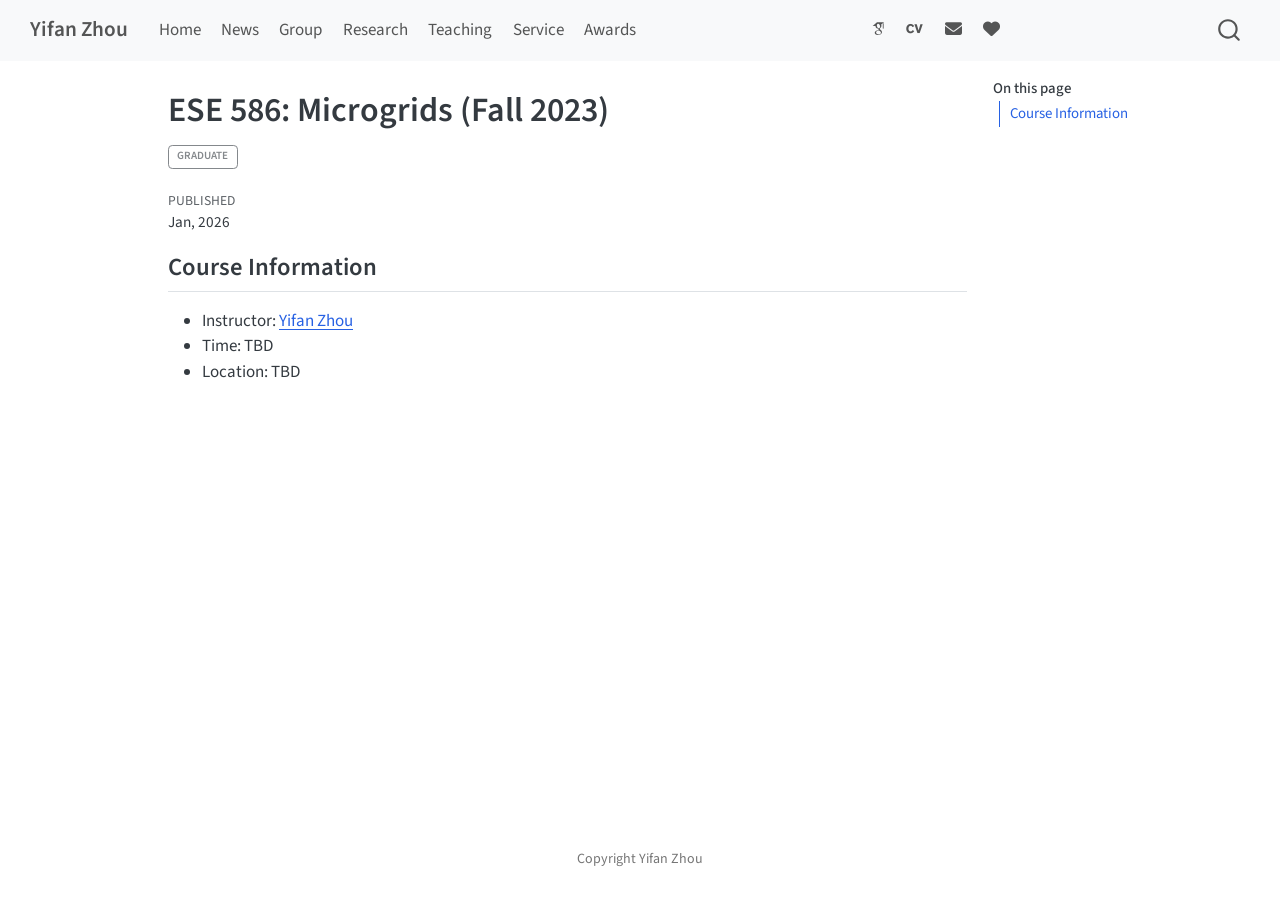
<file: docs/courses/sbu-ese586/fall2023.html>
<!DOCTYPE html>
<html xmlns="http://www.w3.org/1999/xhtml" lang="en" xml:lang="en"><head>

<meta charset="utf-8">
<meta name="generator" content="quarto-1.9.38">

<meta name="viewport" content="width=device-width, initial-scale=1.0, user-scalable=yes">


<title>ESE 586: Microgrids (Fall 2023) – Yifan Zhou</title>
<style>
/* Default styles provided by pandoc.
** See https://pandoc.org/MANUAL.html#variables-for-html for config info.
*/
code{white-space: pre-wrap;}
span.smallcaps{font-variant: small-caps;}
div.columns{display: flex; gap: min(4vw, 1.5em);}
div.column{flex: auto; overflow-x: auto;}
div.hanging-indent{margin-left: 1.5em; text-indent: -1.5em;}
ul.task-list{list-style: none;}
ul.task-list li input[type="checkbox"] {
  width: 0.8em;
  margin: 0 0.8em 0.2em -1em; /* quarto-specific, see https://github.com/quarto-dev/quarto-cli/issues/4556 */ 
  vertical-align: middle;
}
</style>


<script src="../../site_libs/quarto-nav/quarto-nav.js"></script>
<script src="../../site_libs/quarto-nav/headroom.min.js"></script>
<script src="../../site_libs/clipboard/clipboard.min.js"></script>
<script src="../../site_libs/quarto-search/autocomplete.umd.js"></script>
<script src="../../site_libs/quarto-search/fuse.min.js"></script>
<script src="../../site_libs/quarto-search/quarto-search.js"></script>
<meta name="quarto:offset" content="../../">
<link href="../../files/icon/lab_logo.png" rel="icon" type="image/png">
<script src="../../site_libs/quarto-html/quarto.js" type="module"></script>
<script src="../../site_libs/quarto-html/tabsets/tabsets.js" type="module"></script>
<script src="../../site_libs/quarto-html/popper.min.js"></script>
<script src="../../site_libs/quarto-html/tippy.umd.min.js"></script>
<script src="../../site_libs/quarto-html/anchor.min.js"></script>
<link href="../../site_libs/quarto-html/tippy.css" rel="stylesheet">
<link href="../../site_libs/quarto-html/quarto-syntax-highlighting-15634bcf2e68342d4ad2dfa704d543f6.css" rel="stylesheet" id="quarto-text-highlighting-styles">
<script src="../../site_libs/bootstrap/bootstrap.min.js"></script>
<link href="../../site_libs/bootstrap/bootstrap-icons.css" rel="stylesheet">
<link href="../../site_libs/bootstrap/bootstrap-a0f9fd0d421825b736dc1bbcbcba2219.min.css" rel="stylesheet" append-hash="true" id="quarto-bootstrap" data-mode="light">
<link href="../../site_libs/quarto-contrib/academicons-1.9.4/all.css" rel="stylesheet">
<link href="../../site_libs/quarto-contrib/academicons-1.9.4/size.css" rel="stylesheet">
<link href="../../site_libs/quarto-contrib/fontawesome6-6.7.2/all.min.css" rel="stylesheet">
<link href="../../site_libs/quarto-contrib/fontawesome6-6.7.2/latex-fontsize.css" rel="stylesheet">
<script id="quarto-search-options" type="application/json">{
  "location": "navbar",
  "copy-button": false,
  "collapse-after": 3,
  "panel-placement": "end",
  "type": "overlay",
  "limit": 50,
  "keyboard-shortcut": [
    "f",
    "/",
    "s"
  ],
  "language": {
    "search-no-results-text": "No results",
    "search-matching-documents-text": "matching documents",
    "search-copy-link-title": "Copy link to search",
    "search-hide-matches-text": "Hide additional matches",
    "search-more-match-text": "more match in this document",
    "search-more-matches-text": "more matches in this document",
    "search-clear-button-title": "Clear",
    "search-text-placeholder": "Search",
    "search-detached-cancel-button-title": "Cancel",
    "search-submit-button-title": "Submit",
    "search-label": "Search"
  }
}</script>


<link rel="stylesheet" href="../../styles.css">
</head>

<body class="nav-fixed quarto-light">

<div id="quarto-search-results"></div>
  <header id="quarto-header" class="headroom fixed-top">
    <nav class="navbar navbar-expand-lg " data-bs-theme="dark">
      <div class="navbar-container container-fluid">
      <div class="navbar-brand-container mx-auto">
    <a class="navbar-brand" href="../../index.html">
    <span class="navbar-title">Yifan Zhou</span>
    </a>
  </div>
            <div id="quarto-search" class="" title="Search"></div>
          <button class="navbar-toggler" type="button" data-bs-toggle="collapse" data-bs-target="#navbarCollapse" aria-controls="navbarCollapse" role="menu" aria-expanded="false" aria-label="Toggle navigation" onclick="if (window.quartoToggleHeadroom) { window.quartoToggleHeadroom(); }">
  <span class="navbar-toggler-icon"></span>
</button>
          <div class="collapse navbar-collapse" id="navbarCollapse">
            <ul class="navbar-nav navbar-nav-scroll me-auto">
  <li class="nav-item">
    <a class="nav-link" href="../../index.html"> 
<span class="menu-text">Home</span></a>
  </li>  
  <li class="nav-item">
    <a class="nav-link" href="../../news.html"> 
<span class="menu-text">News</span></a>
  </li>  
  <li class="nav-item">
    <a class="nav-link" href="../../lab.html"> 
<span class="menu-text">Group</span></a>
  </li>  
  <li class="nav-item">
    <a class="nav-link" href="../../research.html"> 
<span class="menu-text">Research</span></a>
  </li>  
  <li class="nav-item">
    <a class="nav-link" href="../../teaching.html"> 
<span class="menu-text">Teaching</span></a>
  </li>  
  <li class="nav-item">
    <a class="nav-link" href="../../service.html"> 
<span class="menu-text">Service</span></a>
  </li>  
  <li class="nav-item">
    <a class="nav-link" href="../../awards.html"> 
<span class="menu-text">Awards</span></a>
  </li>  
</ul>
            <ul class="navbar-nav navbar-nav-scroll ms-auto">
  <li class="nav-item">
    <a class="nav-link" href="https://scholar.google.com/citations?hl=en&amp;user=ffktsxoAAAAJ"> 
<span class="menu-text"><i class="ai  ai-google-scholar" aria-label="google-scholar"></i></span></a>
  </li>  
  <li class="nav-item">
    <a class="nav-link" href="../../files/yifan_cv.pdf"> 
<span class="menu-text"><i class="ai  ai-cv" aria-label="cv"></i></span></a>
  </li>  
  <li class="nav-item">
    <a class="nav-link" href="mailto:yifan.zhou.1@stonybrook.edu"> 
<span class="menu-text"><i class="fa-solid fa-envelope" aria-label="envelope"></i></span></a>
  </li>  
  <li class="nav-item">
    <a class="nav-link" href="https://kunqian.info/"> 
<span class="menu-text"><i class="fa-solid fa-heart" aria-label="heart"></i></span></a>
  </li>  
</ul>
          </div> <!-- /navcollapse -->
            <div class="quarto-navbar-tools">
</div>
      </div> <!-- /container-fluid -->
    </nav>
</header>
<!-- content -->
<div id="quarto-content" class="quarto-container page-columns page-rows-contents page-layout-article page-navbar">
<!-- sidebar -->
<!-- margin-sidebar -->
    <div id="quarto-margin-sidebar" class="sidebar margin-sidebar">
        <nav id="TOC" role="doc-toc" class="toc-active">
    <h2 id="toc-title">On this page</h2>
   
  <ul>
  <li><a href="#course-information" id="toc-course-information" class="nav-link active" data-scroll-target="#course-information">Course Information</a></li>
  </ul>
</nav>
    </div>
<!-- main -->
<main class="content" id="quarto-document-content">

<header id="title-block-header" class="quarto-title-block default">
<div class="quarto-title">
<h1 class="title">ESE 586: Microgrids (Fall 2023)</h1>
  <div class="quarto-categories">
    <div class="quarto-category">Graduate</div>
  </div>
  </div>



<div class="quarto-title-meta">

    
    <div>
    <div class="quarto-title-meta-heading">Published</div>
    <div class="quarto-title-meta-contents">
      <p class="date">Jan, 2026</p>
    </div>
  </div>
  
    
  </div>
  


</header>


<section id="course-information" class="level2">
<h2 class="anchored" data-anchor-id="course-information">Course Information</h2>
<ul>
<li>Instructor: <a href="https://yifanzhou.info/">Yifan Zhou</a></li>
<li>Time: TBD</li>
<li>Location: TBD</li>
</ul>


</section>

<a onclick="window.scrollTo(0, 0); return false;" role="button" id="quarto-back-to-top"><i class="bi bi-arrow-up"></i> Back to top</a></main> <!-- /main -->
<script id="quarto-html-after-body" type="application/javascript">
  window.document.addEventListener("DOMContentLoaded", function (event) {
    const icon = "";
    const anchorJS = new window.AnchorJS();
    anchorJS.options = {
      placement: 'right',
      icon: icon
    };
    anchorJS.add('.anchored');
    const isCodeAnnotation = (el) => {
      for (const clz of el.classList) {
        if (clz.startsWith('code-annotation-')) {                     
          return true;
        }
      }
      return false;
    }
    const onCopySuccess = function(e) {
      // button target
      const button = e.trigger;
      // don't keep focus
      button.blur();
      // flash "checked"
      button.classList.add('code-copy-button-checked');
      var currentTitle = button.getAttribute("title");
      button.setAttribute("title", "Copied!");
      let tooltip;
      if (window.bootstrap) {
        button.setAttribute("data-bs-toggle", "tooltip");
        button.setAttribute("data-bs-placement", "left");
        button.setAttribute("data-bs-title", "Copied!");
        tooltip = new bootstrap.Tooltip(button, 
          { trigger: "manual", 
            customClass: "code-copy-button-tooltip",
            offset: [0, -8]});
        tooltip.show();    
      }
      setTimeout(function() {
        if (tooltip) {
          tooltip.hide();
          button.removeAttribute("data-bs-title");
          button.removeAttribute("data-bs-toggle");
          button.removeAttribute("data-bs-placement");
        }
        button.setAttribute("title", currentTitle);
        button.classList.remove('code-copy-button-checked');
      }, 1000);
      // clear code selection
      e.clearSelection();
    }
    const getTextToCopy = function(trigger) {
      const outerScaffold = trigger.parentElement.cloneNode(true);
      const codeEl = outerScaffold.querySelector('code');
      for (const childEl of codeEl.children) {
        if (isCodeAnnotation(childEl)) {
          childEl.remove();
        }
      }
      return codeEl.innerText;
    }
    const clipboard = new window.ClipboardJS('.code-copy-button:not([data-in-quarto-modal])', {
      text: getTextToCopy
    });
    clipboard.on('success', onCopySuccess);
    if (window.document.getElementById('quarto-embedded-source-code-modal')) {
      const clipboardModal = new window.ClipboardJS('.code-copy-button[data-in-quarto-modal]', {
        text: getTextToCopy,
        container: window.document.getElementById('quarto-embedded-source-code-modal')
      });
      clipboardModal.on('success', onCopySuccess);
    }
      var localhostRegex = new RegExp(/^(?:http|https):\/\/localhost\:?[0-9]*\//);
      var mailtoRegex = new RegExp(/^mailto:/);
        var filterRegex = new RegExp('/' + window.location.host + '/');
      var isInternal = (href) => {
          return filterRegex.test(href) || localhostRegex.test(href) || mailtoRegex.test(href);
      }
      // Inspect non-navigation links and adorn them if external
     var links = window.document.querySelectorAll('a[href]:not(.nav-link):not(.navbar-brand):not(.toc-action):not(.sidebar-link):not(.sidebar-item-toggle):not(.pagination-link):not(.no-external):not([aria-hidden]):not(.dropdown-item):not(.quarto-navigation-tool):not(.about-link)');
      for (var i=0; i<links.length; i++) {
        const link = links[i];
        if (!isInternal(link.href)) {
          // undo the damage that might have been done by quarto-nav.js in the case of
          // links that we want to consider external
          if (link.dataset.originalHref !== undefined) {
            link.href = link.dataset.originalHref;
          }
        }
      }
    function tippyHover(el, contentFn, onTriggerFn, onUntriggerFn) {
      const config = {
        allowHTML: true,
        maxWidth: 500,
        delay: 100,
        arrow: false,
        appendTo: function(el) {
            return el.parentElement;
        },
        interactive: true,
        interactiveBorder: 10,
        theme: 'quarto',
        placement: 'bottom-start',
      };
      if (contentFn) {
        config.content = contentFn;
      }
      if (onTriggerFn) {
        config.onTrigger = onTriggerFn;
      }
      if (onUntriggerFn) {
        config.onUntrigger = onUntriggerFn;
      }
      window.tippy(el, config); 
    }
    const noterefs = window.document.querySelectorAll('a[role="doc-noteref"]');
    for (var i=0; i<noterefs.length; i++) {
      const ref = noterefs[i];
      tippyHover(ref, function() {
        // use id or data attribute instead here
        let href = ref.getAttribute('data-footnote-href') || ref.getAttribute('href');
        try { href = new URL(href).hash; } catch {}
        const id = href.replace(/^#\/?/, "");
        const note = window.document.getElementById(id);
        if (note) {
          return note.innerHTML;
        } else {
          return "";
        }
      });
    }
    const xrefs = window.document.querySelectorAll('a.quarto-xref');
    const processXRef = (id, note) => {
      // Strip column container classes
      const stripColumnClz = (el) => {
        el.classList.remove("page-full", "page-columns");
        if (el.children) {
          for (const child of el.children) {
            stripColumnClz(child);
          }
        }
      }
      stripColumnClz(note)
      if (id === null || id.startsWith('sec-')) {
        // Special case sections, only their first couple elements
        const container = document.createElement("div");
        if (note.children && note.children.length > 2) {
          container.appendChild(note.children[0].cloneNode(true));
          for (let i = 1; i < note.children.length; i++) {
            const child = note.children[i];
            if (child.tagName === "P" && child.innerText === "") {
              continue;
            } else {
              container.appendChild(child.cloneNode(true));
              break;
            }
          }
          if (window.Quarto?.typesetMath) {
            window.Quarto.typesetMath(container);
          }
          return container.innerHTML
        } else {
          if (window.Quarto?.typesetMath) {
            window.Quarto.typesetMath(note);
          }
          return note.innerHTML;
        }
      } else {
        // Remove any anchor links if they are present
        const anchorLink = note.querySelector('a.anchorjs-link');
        if (anchorLink) {
          anchorLink.remove();
        }
        if (window.Quarto?.typesetMath) {
          window.Quarto.typesetMath(note);
        }
        if (note.classList.contains("callout")) {
          return note.outerHTML;
        } else {
          return note.innerHTML;
        }
      }
    }
    for (var i=0; i<xrefs.length; i++) {
      const xref = xrefs[i];
      tippyHover(xref, undefined, function(instance) {
        instance.disable();
        let url = xref.getAttribute('href');
        let hash = undefined; 
        if (url.startsWith('#')) {
          hash = url;
        } else {
          try { hash = new URL(url).hash; } catch {}
        }
        if (hash) {
          const id = hash.replace(/^#\/?/, "");
          const note = window.document.getElementById(id);
          if (note !== null) {
            try {
              const html = processXRef(id, note.cloneNode(true));
              instance.setContent(html);
            } finally {
              instance.enable();
              instance.show();
            }
          } else {
            // See if we can fetch this
            fetch(url.split('#')[0])
            .then(res => res.text())
            .then(html => {
              const parser = new DOMParser();
              const htmlDoc = parser.parseFromString(html, "text/html");
              const note = htmlDoc.getElementById(id);
              if (note !== null) {
                const html = processXRef(id, note);
                instance.setContent(html);
              } 
            }).finally(() => {
              instance.enable();
              instance.show();
            });
          }
        } else {
          // See if we can fetch a full url (with no hash to target)
          // This is a special case and we should probably do some content thinning / targeting
          fetch(url)
          .then(res => res.text())
          .then(html => {
            const parser = new DOMParser();
            const htmlDoc = parser.parseFromString(html, "text/html");
            const note = htmlDoc.querySelector('main.content');
            if (note !== null) {
              // This should only happen for chapter cross references
              // (since there is no id in the URL)
              // remove the first header
              if (note.children.length > 0 && note.children[0].tagName === "HEADER") {
                note.children[0].remove();
              }
              const html = processXRef(null, note);
              instance.setContent(html);
            } 
          }).finally(() => {
            instance.enable();
            instance.show();
          });
        }
      }, function(instance) {
      });
    }
        let selectedAnnoteEl;
        const selectorForAnnotation = ( cell, annotation) => {
          let cellAttr = 'data-code-cell="' + cell + '"';
          let lineAttr = 'data-code-annotation="' +  annotation + '"';
          const selector = 'span[' + cellAttr + '][' + lineAttr + ']';
          return selector;
        }
        const selectCodeLines = (annoteEl) => {
          const doc = window.document;
          const targetCell = annoteEl.getAttribute("data-target-cell");
          const targetAnnotation = annoteEl.getAttribute("data-target-annotation");
          const annoteSpan = window.document.querySelector(selectorForAnnotation(targetCell, targetAnnotation));
          const lines = annoteSpan.getAttribute("data-code-lines").split(",");
          const lineIds = lines.map((line) => {
            return targetCell + "-" + line;
          })
          let top = null;
          let height = null;
          let parent = null;
          if (lineIds.length > 0) {
              //compute the position of the single el (top and bottom and make a div)
              const el = window.document.getElementById(lineIds[0]);
              top = el.offsetTop;
              height = el.offsetHeight;
              parent = el.parentElement.parentElement;
            if (lineIds.length > 1) {
              const lastEl = window.document.getElementById(lineIds[lineIds.length - 1]);
              const bottom = lastEl.offsetTop + lastEl.offsetHeight;
              height = bottom - top;
            }
            if (top !== null && height !== null && parent !== null) {
              // cook up a div (if necessary) and position it 
              let div = window.document.getElementById("code-annotation-line-highlight");
              if (div === null) {
                div = window.document.createElement("div");
                div.setAttribute("id", "code-annotation-line-highlight");
                div.style.position = 'absolute';
                parent.appendChild(div);
              }
              div.style.top = top - 2 + "px";
              div.style.height = height + 4 + "px";
              div.style.left = 0;
              let gutterDiv = window.document.getElementById("code-annotation-line-highlight-gutter");
              if (gutterDiv === null) {
                gutterDiv = window.document.createElement("div");
                gutterDiv.setAttribute("id", "code-annotation-line-highlight-gutter");
                gutterDiv.style.position = 'absolute';
                const codeCell = window.document.getElementById(targetCell);
                const gutter = codeCell.querySelector('.code-annotation-gutter');
                gutter.appendChild(gutterDiv);
              }
              gutterDiv.style.top = top - 2 + "px";
              gutterDiv.style.height = height + 4 + "px";
            }
            selectedAnnoteEl = annoteEl;
          }
        };
        const unselectCodeLines = () => {
          const elementsIds = ["code-annotation-line-highlight", "code-annotation-line-highlight-gutter"];
          elementsIds.forEach((elId) => {
            const div = window.document.getElementById(elId);
            if (div) {
              div.remove();
            }
          });
          selectedAnnoteEl = undefined;
        };
          // Handle positioning of the toggle
      window.addEventListener(
        "resize",
        throttle(() => {
          elRect = undefined;
          if (selectedAnnoteEl) {
            selectCodeLines(selectedAnnoteEl);
          }
        }, 10)
      );
      function throttle(fn, ms) {
      let throttle = false;
      let timer;
        return (...args) => {
          if(!throttle) { // first call gets through
              fn.apply(this, args);
              throttle = true;
          } else { // all the others get throttled
              if(timer) clearTimeout(timer); // cancel #2
              timer = setTimeout(() => {
                fn.apply(this, args);
                timer = throttle = false;
              }, ms);
          }
        };
      }
        // Attach click handler to the DT
        const annoteDls = window.document.querySelectorAll('dt[data-target-cell]');
        for (const annoteDlNode of annoteDls) {
          annoteDlNode.addEventListener('click', (event) => {
            const clickedEl = event.target;
            if (clickedEl !== selectedAnnoteEl) {
              unselectCodeLines();
              const activeEl = window.document.querySelector('dt[data-target-cell].code-annotation-active');
              if (activeEl) {
                activeEl.classList.remove('code-annotation-active');
              }
              selectCodeLines(clickedEl);
              clickedEl.classList.add('code-annotation-active');
            } else {
              // Unselect the line
              unselectCodeLines();
              clickedEl.classList.remove('code-annotation-active');
            }
          });
        }
    const findCites = (el) => {
      const parentEl = el.parentElement;
      if (parentEl) {
        const cites = parentEl.dataset.cites;
        if (cites) {
          return {
            el,
            cites: cites.split(' ')
          };
        } else {
          return findCites(el.parentElement)
        }
      } else {
        return undefined;
      }
    };
    var bibliorefs = window.document.querySelectorAll('a[role="doc-biblioref"]');
    for (var i=0; i<bibliorefs.length; i++) {
      const ref = bibliorefs[i];
      const citeInfo = findCites(ref);
      if (citeInfo) {
        tippyHover(citeInfo.el, function() {
          var popup = window.document.createElement('div');
          citeInfo.cites.forEach(function(cite) {
            var citeDiv = window.document.createElement('div');
            citeDiv.classList.add('hanging-indent');
            citeDiv.classList.add('csl-entry');
            var biblioDiv = window.document.getElementById('ref-' + cite);
            if (biblioDiv) {
              citeDiv.innerHTML = biblioDiv.innerHTML;
            }
            popup.appendChild(citeDiv);
          });
          return popup.innerHTML;
        });
      }
    }
  });
  </script>
</div> <!-- /content -->
<footer class="footer">
  <div class="nav-footer">
    <div class="nav-footer-left">
      &nbsp;
    </div>   
    <div class="nav-footer-center">
<p>Copyright Yifan Zhou</p>
</div>
    <div class="nav-footer-right">
      &nbsp;
    </div>
  </div>
</footer>




</body></html>
</file>
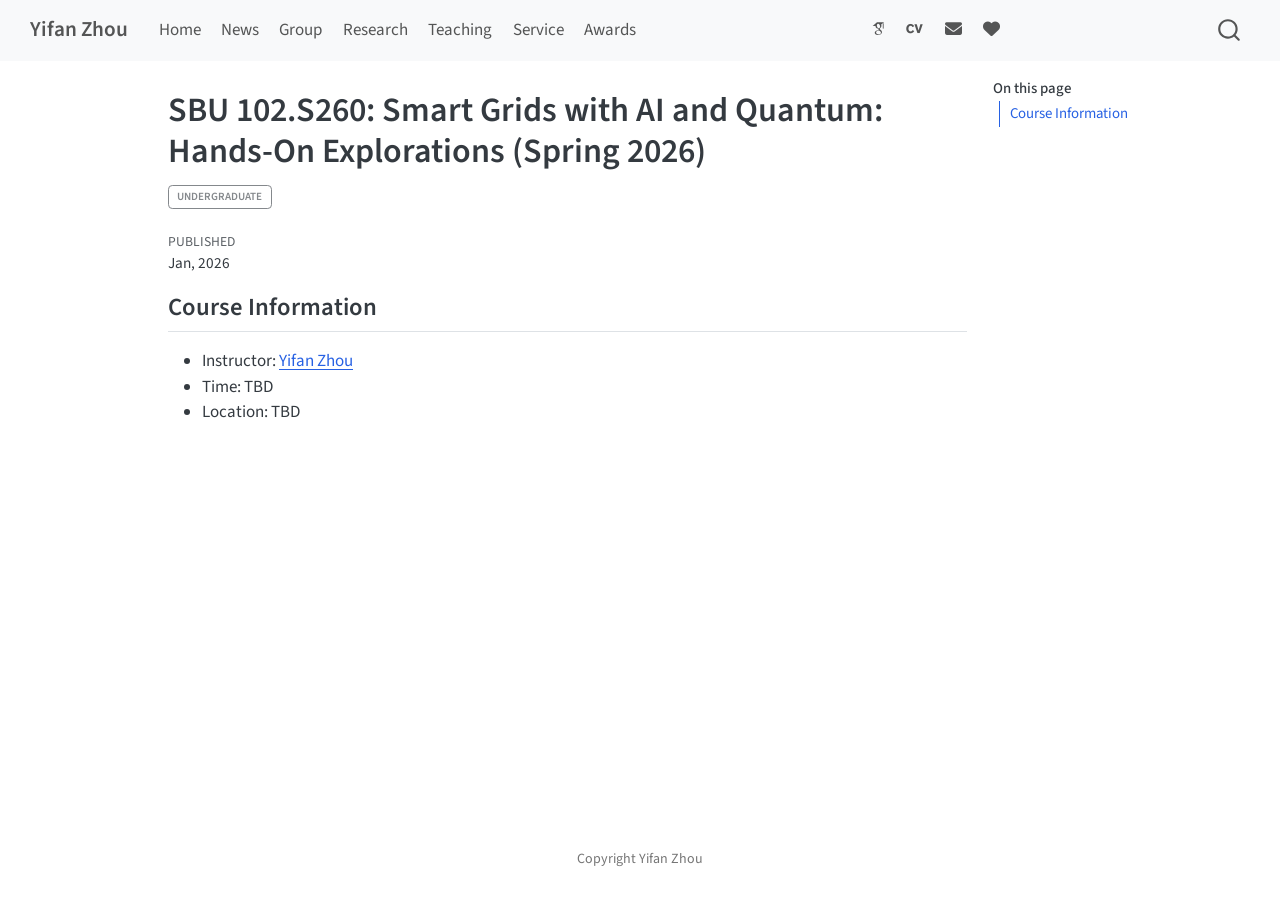
<file: docs/courses/sbu-sbu102/spring2026.html>
<!DOCTYPE html>
<html xmlns="http://www.w3.org/1999/xhtml" lang="en" xml:lang="en"><head>

<meta charset="utf-8">
<meta name="generator" content="quarto-1.9.38">

<meta name="viewport" content="width=device-width, initial-scale=1.0, user-scalable=yes">


<title>SBU 102.S260: Smart Grids with AI and Quantum: Hands-On Explorations (Spring 2026) – Yifan Zhou</title>
<style>
/* Default styles provided by pandoc.
** See https://pandoc.org/MANUAL.html#variables-for-html for config info.
*/
code{white-space: pre-wrap;}
span.smallcaps{font-variant: small-caps;}
div.columns{display: flex; gap: min(4vw, 1.5em);}
div.column{flex: auto; overflow-x: auto;}
div.hanging-indent{margin-left: 1.5em; text-indent: -1.5em;}
ul.task-list{list-style: none;}
ul.task-list li input[type="checkbox"] {
  width: 0.8em;
  margin: 0 0.8em 0.2em -1em; /* quarto-specific, see https://github.com/quarto-dev/quarto-cli/issues/4556 */ 
  vertical-align: middle;
}
</style>


<script src="../../site_libs/quarto-nav/quarto-nav.js"></script>
<script src="../../site_libs/quarto-nav/headroom.min.js"></script>
<script src="../../site_libs/clipboard/clipboard.min.js"></script>
<script src="../../site_libs/quarto-search/autocomplete.umd.js"></script>
<script src="../../site_libs/quarto-search/fuse.min.js"></script>
<script src="../../site_libs/quarto-search/quarto-search.js"></script>
<meta name="quarto:offset" content="../../">
<link href="../../files/icon/lab_logo.png" rel="icon" type="image/png">
<script src="../../site_libs/quarto-html/quarto.js" type="module"></script>
<script src="../../site_libs/quarto-html/tabsets/tabsets.js" type="module"></script>
<script src="../../site_libs/quarto-html/popper.min.js"></script>
<script src="../../site_libs/quarto-html/tippy.umd.min.js"></script>
<script src="../../site_libs/quarto-html/anchor.min.js"></script>
<link href="../../site_libs/quarto-html/tippy.css" rel="stylesheet">
<link href="../../site_libs/quarto-html/quarto-syntax-highlighting-15634bcf2e68342d4ad2dfa704d543f6.css" rel="stylesheet" id="quarto-text-highlighting-styles">
<script src="../../site_libs/bootstrap/bootstrap.min.js"></script>
<link href="../../site_libs/bootstrap/bootstrap-icons.css" rel="stylesheet">
<link href="../../site_libs/bootstrap/bootstrap-a0f9fd0d421825b736dc1bbcbcba2219.min.css" rel="stylesheet" append-hash="true" id="quarto-bootstrap" data-mode="light">
<link href="../../site_libs/quarto-contrib/academicons-1.9.4/all.css" rel="stylesheet">
<link href="../../site_libs/quarto-contrib/academicons-1.9.4/size.css" rel="stylesheet">
<link href="../../site_libs/quarto-contrib/fontawesome6-6.7.2/all.min.css" rel="stylesheet">
<link href="../../site_libs/quarto-contrib/fontawesome6-6.7.2/latex-fontsize.css" rel="stylesheet">
<script id="quarto-search-options" type="application/json">{
  "location": "navbar",
  "copy-button": false,
  "collapse-after": 3,
  "panel-placement": "end",
  "type": "overlay",
  "limit": 50,
  "keyboard-shortcut": [
    "f",
    "/",
    "s"
  ],
  "language": {
    "search-no-results-text": "No results",
    "search-matching-documents-text": "matching documents",
    "search-copy-link-title": "Copy link to search",
    "search-hide-matches-text": "Hide additional matches",
    "search-more-match-text": "more match in this document",
    "search-more-matches-text": "more matches in this document",
    "search-clear-button-title": "Clear",
    "search-text-placeholder": "Search",
    "search-detached-cancel-button-title": "Cancel",
    "search-submit-button-title": "Submit",
    "search-label": "Search"
  }
}</script>


<link rel="stylesheet" href="../../styles.css">
</head>

<body class="nav-fixed quarto-light">

<div id="quarto-search-results"></div>
  <header id="quarto-header" class="headroom fixed-top">
    <nav class="navbar navbar-expand-lg " data-bs-theme="dark">
      <div class="navbar-container container-fluid">
      <div class="navbar-brand-container mx-auto">
    <a class="navbar-brand" href="../../index.html">
    <span class="navbar-title">Yifan Zhou</span>
    </a>
  </div>
            <div id="quarto-search" class="" title="Search"></div>
          <button class="navbar-toggler" type="button" data-bs-toggle="collapse" data-bs-target="#navbarCollapse" aria-controls="navbarCollapse" role="menu" aria-expanded="false" aria-label="Toggle navigation" onclick="if (window.quartoToggleHeadroom) { window.quartoToggleHeadroom(); }">
  <span class="navbar-toggler-icon"></span>
</button>
          <div class="collapse navbar-collapse" id="navbarCollapse">
            <ul class="navbar-nav navbar-nav-scroll me-auto">
  <li class="nav-item">
    <a class="nav-link" href="../../index.html"> 
<span class="menu-text">Home</span></a>
  </li>  
  <li class="nav-item">
    <a class="nav-link" href="../../news.html"> 
<span class="menu-text">News</span></a>
  </li>  
  <li class="nav-item">
    <a class="nav-link" href="../../lab.html"> 
<span class="menu-text">Group</span></a>
  </li>  
  <li class="nav-item">
    <a class="nav-link" href="../../research.html"> 
<span class="menu-text">Research</span></a>
  </li>  
  <li class="nav-item">
    <a class="nav-link" href="../../teaching.html"> 
<span class="menu-text">Teaching</span></a>
  </li>  
  <li class="nav-item">
    <a class="nav-link" href="../../service.html"> 
<span class="menu-text">Service</span></a>
  </li>  
  <li class="nav-item">
    <a class="nav-link" href="../../awards.html"> 
<span class="menu-text">Awards</span></a>
  </li>  
</ul>
            <ul class="navbar-nav navbar-nav-scroll ms-auto">
  <li class="nav-item">
    <a class="nav-link" href="https://scholar.google.com/citations?hl=en&amp;user=ffktsxoAAAAJ"> 
<span class="menu-text"><i class="ai  ai-google-scholar" aria-label="google-scholar"></i></span></a>
  </li>  
  <li class="nav-item">
    <a class="nav-link" href="../../files/yifan_cv.pdf"> 
<span class="menu-text"><i class="ai  ai-cv" aria-label="cv"></i></span></a>
  </li>  
  <li class="nav-item">
    <a class="nav-link" href="mailto:yifan.zhou.1@stonybrook.edu"> 
<span class="menu-text"><i class="fa-solid fa-envelope" aria-label="envelope"></i></span></a>
  </li>  
  <li class="nav-item">
    <a class="nav-link" href="https://kunqian.info/"> 
<span class="menu-text"><i class="fa-solid fa-heart" aria-label="heart"></i></span></a>
  </li>  
</ul>
          </div> <!-- /navcollapse -->
            <div class="quarto-navbar-tools">
</div>
      </div> <!-- /container-fluid -->
    </nav>
</header>
<!-- content -->
<div id="quarto-content" class="quarto-container page-columns page-rows-contents page-layout-article page-navbar">
<!-- sidebar -->
<!-- margin-sidebar -->
    <div id="quarto-margin-sidebar" class="sidebar margin-sidebar">
        <nav id="TOC" role="doc-toc" class="toc-active">
    <h2 id="toc-title">On this page</h2>
   
  <ul>
  <li><a href="#course-information" id="toc-course-information" class="nav-link active" data-scroll-target="#course-information">Course Information</a></li>
  </ul>
</nav>
    </div>
<!-- main -->
<main class="content" id="quarto-document-content">

<header id="title-block-header" class="quarto-title-block default">
<div class="quarto-title">
<h1 class="title">SBU 102.S260: Smart Grids with AI and Quantum: Hands-On Explorations (Spring 2026)</h1>
  <div class="quarto-categories">
    <div class="quarto-category">Undergraduate</div>
  </div>
  </div>



<div class="quarto-title-meta">

    
    <div>
    <div class="quarto-title-meta-heading">Published</div>
    <div class="quarto-title-meta-contents">
      <p class="date">Jan, 2026</p>
    </div>
  </div>
  
    
  </div>
  


</header>


<section id="course-information" class="level2">
<h2 class="anchored" data-anchor-id="course-information">Course Information</h2>
<ul>
<li>Instructor: <a href="https://yifanzhou.info/">Yifan Zhou</a></li>
<li>Time: TBD</li>
<li>Location: TBD</li>
</ul>


</section>

<a onclick="window.scrollTo(0, 0); return false;" role="button" id="quarto-back-to-top"><i class="bi bi-arrow-up"></i> Back to top</a></main> <!-- /main -->
<script id="quarto-html-after-body" type="application/javascript">
  window.document.addEventListener("DOMContentLoaded", function (event) {
    const icon = "";
    const anchorJS = new window.AnchorJS();
    anchorJS.options = {
      placement: 'right',
      icon: icon
    };
    anchorJS.add('.anchored');
    const isCodeAnnotation = (el) => {
      for (const clz of el.classList) {
        if (clz.startsWith('code-annotation-')) {                     
          return true;
        }
      }
      return false;
    }
    const onCopySuccess = function(e) {
      // button target
      const button = e.trigger;
      // don't keep focus
      button.blur();
      // flash "checked"
      button.classList.add('code-copy-button-checked');
      var currentTitle = button.getAttribute("title");
      button.setAttribute("title", "Copied!");
      let tooltip;
      if (window.bootstrap) {
        button.setAttribute("data-bs-toggle", "tooltip");
        button.setAttribute("data-bs-placement", "left");
        button.setAttribute("data-bs-title", "Copied!");
        tooltip = new bootstrap.Tooltip(button, 
          { trigger: "manual", 
            customClass: "code-copy-button-tooltip",
            offset: [0, -8]});
        tooltip.show();    
      }
      setTimeout(function() {
        if (tooltip) {
          tooltip.hide();
          button.removeAttribute("data-bs-title");
          button.removeAttribute("data-bs-toggle");
          button.removeAttribute("data-bs-placement");
        }
        button.setAttribute("title", currentTitle);
        button.classList.remove('code-copy-button-checked');
      }, 1000);
      // clear code selection
      e.clearSelection();
    }
    const getTextToCopy = function(trigger) {
      const outerScaffold = trigger.parentElement.cloneNode(true);
      const codeEl = outerScaffold.querySelector('code');
      for (const childEl of codeEl.children) {
        if (isCodeAnnotation(childEl)) {
          childEl.remove();
        }
      }
      return codeEl.innerText;
    }
    const clipboard = new window.ClipboardJS('.code-copy-button:not([data-in-quarto-modal])', {
      text: getTextToCopy
    });
    clipboard.on('success', onCopySuccess);
    if (window.document.getElementById('quarto-embedded-source-code-modal')) {
      const clipboardModal = new window.ClipboardJS('.code-copy-button[data-in-quarto-modal]', {
        text: getTextToCopy,
        container: window.document.getElementById('quarto-embedded-source-code-modal')
      });
      clipboardModal.on('success', onCopySuccess);
    }
      var localhostRegex = new RegExp(/^(?:http|https):\/\/localhost\:?[0-9]*\//);
      var mailtoRegex = new RegExp(/^mailto:/);
        var filterRegex = new RegExp('/' + window.location.host + '/');
      var isInternal = (href) => {
          return filterRegex.test(href) || localhostRegex.test(href) || mailtoRegex.test(href);
      }
      // Inspect non-navigation links and adorn them if external
     var links = window.document.querySelectorAll('a[href]:not(.nav-link):not(.navbar-brand):not(.toc-action):not(.sidebar-link):not(.sidebar-item-toggle):not(.pagination-link):not(.no-external):not([aria-hidden]):not(.dropdown-item):not(.quarto-navigation-tool):not(.about-link)');
      for (var i=0; i<links.length; i++) {
        const link = links[i];
        if (!isInternal(link.href)) {
          // undo the damage that might have been done by quarto-nav.js in the case of
          // links that we want to consider external
          if (link.dataset.originalHref !== undefined) {
            link.href = link.dataset.originalHref;
          }
        }
      }
    function tippyHover(el, contentFn, onTriggerFn, onUntriggerFn) {
      const config = {
        allowHTML: true,
        maxWidth: 500,
        delay: 100,
        arrow: false,
        appendTo: function(el) {
            return el.parentElement;
        },
        interactive: true,
        interactiveBorder: 10,
        theme: 'quarto',
        placement: 'bottom-start',
      };
      if (contentFn) {
        config.content = contentFn;
      }
      if (onTriggerFn) {
        config.onTrigger = onTriggerFn;
      }
      if (onUntriggerFn) {
        config.onUntrigger = onUntriggerFn;
      }
      window.tippy(el, config); 
    }
    const noterefs = window.document.querySelectorAll('a[role="doc-noteref"]');
    for (var i=0; i<noterefs.length; i++) {
      const ref = noterefs[i];
      tippyHover(ref, function() {
        // use id or data attribute instead here
        let href = ref.getAttribute('data-footnote-href') || ref.getAttribute('href');
        try { href = new URL(href).hash; } catch {}
        const id = href.replace(/^#\/?/, "");
        const note = window.document.getElementById(id);
        if (note) {
          return note.innerHTML;
        } else {
          return "";
        }
      });
    }
    const xrefs = window.document.querySelectorAll('a.quarto-xref');
    const processXRef = (id, note) => {
      // Strip column container classes
      const stripColumnClz = (el) => {
        el.classList.remove("page-full", "page-columns");
        if (el.children) {
          for (const child of el.children) {
            stripColumnClz(child);
          }
        }
      }
      stripColumnClz(note)
      if (id === null || id.startsWith('sec-')) {
        // Special case sections, only their first couple elements
        const container = document.createElement("div");
        if (note.children && note.children.length > 2) {
          container.appendChild(note.children[0].cloneNode(true));
          for (let i = 1; i < note.children.length; i++) {
            const child = note.children[i];
            if (child.tagName === "P" && child.innerText === "") {
              continue;
            } else {
              container.appendChild(child.cloneNode(true));
              break;
            }
          }
          if (window.Quarto?.typesetMath) {
            window.Quarto.typesetMath(container);
          }
          return container.innerHTML
        } else {
          if (window.Quarto?.typesetMath) {
            window.Quarto.typesetMath(note);
          }
          return note.innerHTML;
        }
      } else {
        // Remove any anchor links if they are present
        const anchorLink = note.querySelector('a.anchorjs-link');
        if (anchorLink) {
          anchorLink.remove();
        }
        if (window.Quarto?.typesetMath) {
          window.Quarto.typesetMath(note);
        }
        if (note.classList.contains("callout")) {
          return note.outerHTML;
        } else {
          return note.innerHTML;
        }
      }
    }
    for (var i=0; i<xrefs.length; i++) {
      const xref = xrefs[i];
      tippyHover(xref, undefined, function(instance) {
        instance.disable();
        let url = xref.getAttribute('href');
        let hash = undefined; 
        if (url.startsWith('#')) {
          hash = url;
        } else {
          try { hash = new URL(url).hash; } catch {}
        }
        if (hash) {
          const id = hash.replace(/^#\/?/, "");
          const note = window.document.getElementById(id);
          if (note !== null) {
            try {
              const html = processXRef(id, note.cloneNode(true));
              instance.setContent(html);
            } finally {
              instance.enable();
              instance.show();
            }
          } else {
            // See if we can fetch this
            fetch(url.split('#')[0])
            .then(res => res.text())
            .then(html => {
              const parser = new DOMParser();
              const htmlDoc = parser.parseFromString(html, "text/html");
              const note = htmlDoc.getElementById(id);
              if (note !== null) {
                const html = processXRef(id, note);
                instance.setContent(html);
              } 
            }).finally(() => {
              instance.enable();
              instance.show();
            });
          }
        } else {
          // See if we can fetch a full url (with no hash to target)
          // This is a special case and we should probably do some content thinning / targeting
          fetch(url)
          .then(res => res.text())
          .then(html => {
            const parser = new DOMParser();
            const htmlDoc = parser.parseFromString(html, "text/html");
            const note = htmlDoc.querySelector('main.content');
            if (note !== null) {
              // This should only happen for chapter cross references
              // (since there is no id in the URL)
              // remove the first header
              if (note.children.length > 0 && note.children[0].tagName === "HEADER") {
                note.children[0].remove();
              }
              const html = processXRef(null, note);
              instance.setContent(html);
            } 
          }).finally(() => {
            instance.enable();
            instance.show();
          });
        }
      }, function(instance) {
      });
    }
        let selectedAnnoteEl;
        const selectorForAnnotation = ( cell, annotation) => {
          let cellAttr = 'data-code-cell="' + cell + '"';
          let lineAttr = 'data-code-annotation="' +  annotation + '"';
          const selector = 'span[' + cellAttr + '][' + lineAttr + ']';
          return selector;
        }
        const selectCodeLines = (annoteEl) => {
          const doc = window.document;
          const targetCell = annoteEl.getAttribute("data-target-cell");
          const targetAnnotation = annoteEl.getAttribute("data-target-annotation");
          const annoteSpan = window.document.querySelector(selectorForAnnotation(targetCell, targetAnnotation));
          const lines = annoteSpan.getAttribute("data-code-lines").split(",");
          const lineIds = lines.map((line) => {
            return targetCell + "-" + line;
          })
          let top = null;
          let height = null;
          let parent = null;
          if (lineIds.length > 0) {
              //compute the position of the single el (top and bottom and make a div)
              const el = window.document.getElementById(lineIds[0]);
              top = el.offsetTop;
              height = el.offsetHeight;
              parent = el.parentElement.parentElement;
            if (lineIds.length > 1) {
              const lastEl = window.document.getElementById(lineIds[lineIds.length - 1]);
              const bottom = lastEl.offsetTop + lastEl.offsetHeight;
              height = bottom - top;
            }
            if (top !== null && height !== null && parent !== null) {
              // cook up a div (if necessary) and position it 
              let div = window.document.getElementById("code-annotation-line-highlight");
              if (div === null) {
                div = window.document.createElement("div");
                div.setAttribute("id", "code-annotation-line-highlight");
                div.style.position = 'absolute';
                parent.appendChild(div);
              }
              div.style.top = top - 2 + "px";
              div.style.height = height + 4 + "px";
              div.style.left = 0;
              let gutterDiv = window.document.getElementById("code-annotation-line-highlight-gutter");
              if (gutterDiv === null) {
                gutterDiv = window.document.createElement("div");
                gutterDiv.setAttribute("id", "code-annotation-line-highlight-gutter");
                gutterDiv.style.position = 'absolute';
                const codeCell = window.document.getElementById(targetCell);
                const gutter = codeCell.querySelector('.code-annotation-gutter');
                gutter.appendChild(gutterDiv);
              }
              gutterDiv.style.top = top - 2 + "px";
              gutterDiv.style.height = height + 4 + "px";
            }
            selectedAnnoteEl = annoteEl;
          }
        };
        const unselectCodeLines = () => {
          const elementsIds = ["code-annotation-line-highlight", "code-annotation-line-highlight-gutter"];
          elementsIds.forEach((elId) => {
            const div = window.document.getElementById(elId);
            if (div) {
              div.remove();
            }
          });
          selectedAnnoteEl = undefined;
        };
          // Handle positioning of the toggle
      window.addEventListener(
        "resize",
        throttle(() => {
          elRect = undefined;
          if (selectedAnnoteEl) {
            selectCodeLines(selectedAnnoteEl);
          }
        }, 10)
      );
      function throttle(fn, ms) {
      let throttle = false;
      let timer;
        return (...args) => {
          if(!throttle) { // first call gets through
              fn.apply(this, args);
              throttle = true;
          } else { // all the others get throttled
              if(timer) clearTimeout(timer); // cancel #2
              timer = setTimeout(() => {
                fn.apply(this, args);
                timer = throttle = false;
              }, ms);
          }
        };
      }
        // Attach click handler to the DT
        const annoteDls = window.document.querySelectorAll('dt[data-target-cell]');
        for (const annoteDlNode of annoteDls) {
          annoteDlNode.addEventListener('click', (event) => {
            const clickedEl = event.target;
            if (clickedEl !== selectedAnnoteEl) {
              unselectCodeLines();
              const activeEl = window.document.querySelector('dt[data-target-cell].code-annotation-active');
              if (activeEl) {
                activeEl.classList.remove('code-annotation-active');
              }
              selectCodeLines(clickedEl);
              clickedEl.classList.add('code-annotation-active');
            } else {
              // Unselect the line
              unselectCodeLines();
              clickedEl.classList.remove('code-annotation-active');
            }
          });
        }
    const findCites = (el) => {
      const parentEl = el.parentElement;
      if (parentEl) {
        const cites = parentEl.dataset.cites;
        if (cites) {
          return {
            el,
            cites: cites.split(' ')
          };
        } else {
          return findCites(el.parentElement)
        }
      } else {
        return undefined;
      }
    };
    var bibliorefs = window.document.querySelectorAll('a[role="doc-biblioref"]');
    for (var i=0; i<bibliorefs.length; i++) {
      const ref = bibliorefs[i];
      const citeInfo = findCites(ref);
      if (citeInfo) {
        tippyHover(citeInfo.el, function() {
          var popup = window.document.createElement('div');
          citeInfo.cites.forEach(function(cite) {
            var citeDiv = window.document.createElement('div');
            citeDiv.classList.add('hanging-indent');
            citeDiv.classList.add('csl-entry');
            var biblioDiv = window.document.getElementById('ref-' + cite);
            if (biblioDiv) {
              citeDiv.innerHTML = biblioDiv.innerHTML;
            }
            popup.appendChild(citeDiv);
          });
          return popup.innerHTML;
        });
      }
    }
  });
  </script>
</div> <!-- /content -->
<footer class="footer">
  <div class="nav-footer">
    <div class="nav-footer-left">
      &nbsp;
    </div>   
    <div class="nav-footer-center">
<p>Copyright Yifan Zhou</p>
</div>
    <div class="nav-footer-right">
      &nbsp;
    </div>
  </div>
</footer>




</body></html>
</file>
<file: docs/site_libs/quarto-html/tippy.css>
.tippy-box[data-animation=fade][data-state=hidden]{opacity:0}[data-tippy-root]{max-width:calc(100vw - 10px)}.tippy-box{position:relative;background-color:#333;color:#fff;border-radius:4px;font-size:14px;line-height:1.4;white-space:normal;outline:0;transition-property:transform,visibility,opacity}.tippy-box[data-placement^=top]>.tippy-arrow{bottom:0}.tippy-box[data-placement^=top]>.tippy-arrow:before{bottom:-7px;left:0;border-width:8px 8px 0;border-top-color:initial;transform-origin:center top}.tippy-box[data-placement^=bottom]>.tippy-arrow{top:0}.tippy-box[data-placement^=bottom]>.tippy-arrow:before{top:-7px;left:0;border-width:0 8px 8px;border-bottom-color:initial;transform-origin:center bottom}.tippy-box[data-placement^=left]>.tippy-arrow{right:0}.tippy-box[data-placement^=left]>.tippy-arrow:before{border-width:8px 0 8px 8px;border-left-color:initial;right:-7px;transform-origin:center left}.tippy-box[data-placement^=right]>.tippy-arrow{left:0}.tippy-box[data-placement^=right]>.tippy-arrow:before{left:-7px;border-width:8px 8px 8px 0;border-right-color:initial;transform-origin:center right}.tippy-box[data-inertia][data-state=visible]{transition-timing-function:cubic-bezier(.54,1.5,.38,1.11)}.tippy-arrow{width:16px;height:16px;color:#333}.tippy-arrow:before{content:"";position:absolute;border-color:transparent;border-style:solid}.tippy-content{position:relative;padding:5px 9px;z-index:1}
</file>
<file: docs/site_libs/quarto-html/quarto-syntax-highlighting-15634bcf2e68342d4ad2dfa704d543f6.css>
/* quarto syntax highlight colors */
:root {
  --quarto-hl-ot-color: #003B4F;
  --quarto-hl-at-color: #657422;
  --quarto-hl-ss-color: #20794D;
  --quarto-hl-an-color: #5E5E5E;
  --quarto-hl-fu-color: #4758AB;
  --quarto-hl-st-color: #20794D;
  --quarto-hl-cf-color: #003B4F;
  --quarto-hl-op-color: #5E5E5E;
  --quarto-hl-er-color: #AD0000;
  --quarto-hl-bn-color: #AD0000;
  --quarto-hl-al-color: #AD0000;
  --quarto-hl-va-color: #111111;
  --quarto-hl-bu-color: inherit;
  --quarto-hl-ex-color: inherit;
  --quarto-hl-pp-color: #AD0000;
  --quarto-hl-in-color: #5E5E5E;
  --quarto-hl-vs-color: #20794D;
  --quarto-hl-wa-color: #5E5E5E;
  --quarto-hl-do-color: #5E5E5E;
  --quarto-hl-im-color: #00769E;
  --quarto-hl-ch-color: #20794D;
  --quarto-hl-dt-color: #AD0000;
  --quarto-hl-fl-color: #AD0000;
  --quarto-hl-co-color: #5E5E5E;
  --quarto-hl-cv-color: #5E5E5E;
  --quarto-hl-cn-color: #8f5902;
  --quarto-hl-sc-color: #5E5E5E;
  --quarto-hl-dv-color: #AD0000;
  --quarto-hl-kw-color: #003B4F;
}

/* other quarto variables */
:root {
  --quarto-font-monospace: SFMono-Regular, Menlo, Monaco, Consolas, "Liberation Mono", "Courier New", monospace;
}

/* syntax highlight based on Pandoc's rules */
pre > code.sourceCode > span {
  color: #003B4F;
}

code.sourceCode > span {
  color: #003B4F;
}

div.sourceCode,
div.sourceCode pre.sourceCode {
  color: #003B4F;
}

/* Normal */
code span {
  color: #003B4F;
}

/* Alert */
code span.al {
  color: #AD0000;
  font-style: inherit;
}

/* Annotation */
code span.an {
  color: #5E5E5E;
  font-style: inherit;
}

/* Attribute */
code span.at {
  color: #657422;
  font-style: inherit;
}

/* BaseN */
code span.bn {
  color: #AD0000;
  font-style: inherit;
}

/* BuiltIn */
code span.bu {
  font-style: inherit;
}

/* ControlFlow */
code span.cf {
  color: #003B4F;
  font-weight: bold;
  font-style: inherit;
}

/* Char */
code span.ch {
  color: #20794D;
  font-style: inherit;
}

/* Constant */
code span.cn {
  color: #8f5902;
  font-style: inherit;
}

/* Comment */
code span.co {
  color: #5E5E5E;
  font-style: inherit;
}

/* CommentVar */
code span.cv {
  color: #5E5E5E;
  font-style: italic;
}

/* Documentation */
code span.do {
  color: #5E5E5E;
  font-style: italic;
}

/* DataType */
code span.dt {
  color: #AD0000;
  font-style: inherit;
}

/* DecVal */
code span.dv {
  color: #AD0000;
  font-style: inherit;
}

/* Error */
code span.er {
  color: #AD0000;
  font-style: inherit;
}

/* Extension */
code span.ex {
  font-style: inherit;
}

/* Float */
code span.fl {
  color: #AD0000;
  font-style: inherit;
}

/* Function */
code span.fu {
  color: #4758AB;
  font-style: inherit;
}

/* Import */
code span.im {
  color: #00769E;
  font-style: inherit;
}

/* Information */
code span.in {
  color: #5E5E5E;
  font-style: inherit;
}

/* Keyword */
code span.kw {
  color: #003B4F;
  font-weight: bold;
  font-style: inherit;
}

/* Operator */
code span.op {
  color: #5E5E5E;
  font-style: inherit;
}

/* Other */
code span.ot {
  color: #003B4F;
  font-style: inherit;
}

/* Preprocessor */
code span.pp {
  color: #AD0000;
  font-style: inherit;
}

/* SpecialChar */
code span.sc {
  color: #5E5E5E;
  font-style: inherit;
}

/* SpecialString */
code span.ss {
  color: #20794D;
  font-style: inherit;
}

/* String */
code span.st {
  color: #20794D;
  font-style: inherit;
}

/* Variable */
code span.va {
  color: #111111;
  font-style: inherit;
}

/* VerbatimString */
code span.vs {
  color: #20794D;
  font-style: inherit;
}

/* Warning */
code span.wa {
  color: #5E5E5E;
  font-style: italic;
}

.prevent-inlining {
  content: "</";
}

/*# sourceMappingURL=f23921c56f73e400b49028c9186a1aa0.css.map */
</file>
<file: docs/site_libs/quarto-contrib/academicons-1.9.4/all.css>
/*
 *  Academicons 1.9.4 by James Walsh (https://github.com/jpswalsh) and Katja Bercic (https://github.com/katjabercic)
 *  Fonts generated using FontForge - https://fontforge.org
 *  Square icons designed to be used alongside Font Awesome square icons - https://fortawesome.github.io/Font-Awesome/
 *  Licenses - Font: SIL OFL 1.1, CSS: MIT License
 */
@font-face {
  font-family: 'Academicons';
  font-style: normal;
  font-weight: 400;
  font-display: block;
  src: url('1e21o67/academicons.eot');
  src: url('1e21o67/academicons.eot') format('embedded-opentype'),
    url('1e21o67/academicons.ttf') format('truetype'),
    url('1e21o67/academicons.woff') format('woff'),
    url('1e21o67/academicons.svg') format('svg');
}

.ai {
  font-family: 'Academicons';
  font-weight: 400;
  -moz-osx-font-smoothing: grayscale;
  -webkit-font-smoothing: antialiased;
  display: inline-block;
  font-style: normal;
  font-variant: normal;
  text-rendering: auto;
  line-height: 1;
}

.ai-academia:before {
  content: "\e9af";
}

.ai-academia-square:before {
  content: "\e93d";
}

.ai-acclaim:before {
  content: "\e92e";
}

.ai-acclaim-square:before {
  content: "\e93a";
}

.ai-acm:before {
  content: "\e93c";
}

.ai-acm-square:before {
  content: "\e95d";
}

.ai-acmdl:before {
  content: "\e96a";
}

.ai-acmdl-square:before {
  content: "\e9d3";
}

.ai-ads:before {
  content: "\e9cb";
}

.ai-ads-square:before {
  content: "\e94a";
}

.ai-africarxiv:before {
  content: "\e91b";
}

.ai-africarxiv-square:before {
  content: "\e90b";
}

.ai-archive:before {
  content: "\e955";
}

.ai-archive-square:before {
  content: "\e956";
}

.ai-arxiv:before {
  content: "\e974";
}

.ai-arxiv-square:before {
  content: "\e9a6";
}

.ai-biorxiv:before {
  content: "\e9a2";
}

.ai-biorxiv-square:before {
  content: "\e98b";
}

.ai-ceur:before {
  content: "\e96d";
}

.ai-ceur-square:before {
  content: "\e92f";
}

.ai-ciencia-vitae:before {
  content: "\e912";
}

.ai-ciencia-vitae-square:before {
  content: "\e913";
}

.ai-clarivate:before {
  content: "\e924";
}

.ai-clarivate-square:before {
  content: "\e925";
}

.ai-closed-access:before {
  content: "\e942";
}

.ai-closed-access-square:before {
  content: "\e943";
}

.ai-conversation:before {
  content: "\e94c";
}

.ai-conversation-square:before {
  content: "\e915";
}

.ai-coursera:before {
  content: "\e95f";
}

.ai-coursera-square:before {
  content: "\e97f";
}

.ai-crossref:before {
  content: "\e918";
}

.ai-crossref-square:before {
  content: "\e919";
}

.ai-cv:before {
  content: "\e9a5";
}

.ai-cv-square:before {
  content: "\e90a";
}

.ai-datacite:before {
  content: "\e91c";
}

.ai-datacite-square:before {
  content: "\e91d";
}

.ai-dataverse:before {
  content: "\e9f7";
}

.ai-dataverse-square:before {
  content: "\e9e4";
}

.ai-dblp:before {
  content: "\e94f";
}

.ai-dblp-square:before {
  content: "\e93f";
}

.ai-depsy:before {
  content: "\e97a";
}

.ai-depsy-square:before {
  content: "\e94b";
}

.ai-doi:before {
  content: "\e97e";
}

.ai-doi-square:before {
  content: "\e98f";
}

.ai-dryad:before {
  content: "\e97c";
}

.ai-dryad-square:before {
  content: "\e98c";
}

.ai-elsevier:before {
  content: "\e961";
}

.ai-elsevier-square:before {
  content: "\e910";
}

.ai-figshare:before {
  content: "\e981";
}

.ai-figshare-square:before {
  content: "\e9e7";
}

.ai-google-scholar:before {
  content: "\e9d4";
}

.ai-google-scholar-square:before {
  content: "\e9f9";
}

.ai-hal:before {
  content: "\e92c";
}

.ai-hal-square:before {
  content: "\e92d";
}

.ai-hypothesis:before {
  content: "\e95a";
}

.ai-hypothesis-square:before {
  content: "\e95b";
}

.ai-ideas-repec:before {
  content: "\e9ed";
}

.ai-ideas-repec-square:before {
  content: "\e9f8";
}

.ai-ieee:before {
  content: "\e929";
}

.ai-ieee-square:before {
  content: "\e9b9";
}

.ai-impactstory:before {
  content: "\e9cf";
}

.ai-impactstory-square:before {
  content: "\e9aa";
}

.ai-inaturalist:before {
  content: "\e900";
}

.ai-inaturalist-square:before {
  content: "\e901";
}

.ai-inpn:before {
  content: "\e902";
}

.ai-inpn-square:before {
  content: "\e903";
}

.ai-inspire:before {
  content: "\e9e9";
}

.ai-inspire-square:before {
  content: "\e9fe";
}

.ai-isidore:before {
  content: "\e936";
}

.ai-isidore-square:before {
  content: "\e954";
}

.ai-isni:before {
  content: "\e957";
}

.ai-isni-square:before {
  content: "\e958";
}

.ai-jstor:before {
  content: "\e938";
}

.ai-jstor-square:before {
  content: "\e944";
}

.ai-lattes:before {
  content: "\e9b3";
}

.ai-lattes-square:before {
  content: "\e99c";
}

.ai-mathoverflow:before {
  content: "\e9f6";
}

.ai-mathoverflow-square:before {
  content: "\e97b";
}

.ai-mendeley:before {
  content: "\e9f0";
}

.ai-mendeley-square:before {
  content: "\e9f3";
}

.ai-moodle:before {
  content: "\e907";
}

.ai-moodle-square:before {
  content: "\e908";
}

.ai-mtmt:before {
  content: "\e950";
}

.ai-mtmt-square:before {
  content: "\e951";
}

.ai-nakala:before {
  content: "\e940";
}

.ai-nakala-square:before {
  content: "\e941";
}

.ai-obp:before {
  content: "\e92a";
}

.ai-obp-square:before {
  content: "\e92b";
}

.ai-open-access:before {
  content: "\e939";
}

.ai-open-access-square:before {
  content: "\e9f4";
}

.ai-open-data:before {
  content: "\e966";
}

.ai-open-data-square:before {
  content: "\e967";
}

.ai-open-materials:before {
  content: "\e968";
}

.ai-open-materials-square:before {
  content: "\e969";
}

.ai-openedition:before {
  content: "\e946";
}

.ai-openedition-square:before {
  content: "\e947";
}

.ai-orcid:before {
  content: "\e9d9";
}

.ai-orcid-square:before {
  content: "\e9c3";
}

.ai-osf:before {
  content: "\e9ef";
}

.ai-osf-square:before {
  content: "\e931";
}

.ai-overleaf:before {
  content: "\e914";
}

.ai-overleaf-square:before {
  content: "\e98d";
}

.ai-philpapers:before {
  content: "\e98a";
}

.ai-philpapers-square:before {
  content: "\e96f";
}

.ai-piazza:before {
  content: "\e99a";
}

.ai-piazza-square:before {
  content: "\e90c";
}

.ai-preregistered:before {
  content: "\e906";
}

.ai-preregistered-square:before {
  content: "\e96b";
}

.ai-protocols:before {
  content: "\e952";
}

.ai-protocols-square:before {
  content: "\e953";
}

.ai-psyarxiv:before {
  content: "\e90e";
}

.ai-psyarxiv-square:before {
  content: "\e90f";
}

.ai-publons:before {
  content: "\e937";
}

.ai-publons-square:before {
  content: "\e94e";
}

.ai-pubmed:before {
  content: "\e99f";
}

.ai-pubmed-square:before {
  content: "\e97d";
}

.ai-pubpeer:before {
  content: "\e922";
}

.ai-pubpeer-square:before {
  content: "\e923";
}

.ai-researcherid:before {
  content: "\e91a";
}

.ai-researcherid-square:before {
  content: "\e95c";
}

.ai-researchgate:before {
  content: "\e95e";
}

.ai-researchgate-square:before {
  content: "\e99e";
}

.ai-ror:before {
  content: "\e948";
}

.ai-ror-square:before {
  content: "\e949";
}

.ai-sci-hub:before {
  content: "\e959";
}

.ai-sci-hub-square:before {
  content: "\e905";
}

.ai-scirate:before {
  content: "\e98e";
}

.ai-scirate-square:before {
  content: "\e99d";
}

.ai-scopus:before {
  content: "\e91e";
}

.ai-scopus-square:before {
  content: "\e91f";
}

.ai-semantic-scholar:before {
  content: "\e96e";
}

.ai-semantic-scholar-square:before {
  content: "\e96c";
}

.ai-springer:before {
  content: "\e928";
}

.ai-springer-square:before {
  content: "\e99b";
}

.ai-ssrn:before {
  content: "\e916";
}

.ai-ssrn-square:before {
  content: "\e917";
}

.ai-stackoverflow:before {
  content: "\e920";
}

.ai-stackoverflow-square:before {
  content: "\e921";
}

.ai-viaf:before {
  content: "\e933";
}

.ai-viaf-square:before {
  content: "\e934";
}

.ai-wiley:before {
  content: "\e926";
}

.ai-wiley-square:before {
  content: "\e927";
}

.ai-zenodo:before {
  content: "\e911";
}

.ai-zotero:before {
  content: "\e962";
}

.ai-zotero-square:before {
  content: "\e932";
}

/*  Duplication of the FontAwesome style classes using 'ai' in place of 'fa'. */
.ai-lg {
  font-size: 1.33333em;
  line-height: 0.75em;
  vertical-align: -.0667em;
}

.ai-xs {
  font-size: .75em;
}

.ai-sm {
  font-size: .875em;
}

.ai-1x {
  font-size: 1em;
}

.ai-2x {
  font-size: 2em;
}

.ai-3x {
  font-size: 3em;
}

.ai-4x {
  font-size: 4em;
}

.ai-5x {
  font-size: 5em;
}

.ai-6x {
  font-size: 6em;
}

.ai-7x {
  font-size: 7em;
}

.ai-8x {
  font-size: 8em;
}

.ai-9x {
  font-size: 9em;
}

.ai-10x {
  font-size: 10em;
}

.ai-fw {
  text-align: center;
  width: 1.25em;
}

.ai-ul {
  list-style-type: none;
  margin-left: 2.5em;
  padding-left: 0;
}

.ai-ul>li {
  position: relative;
}

.ai-li {
  left: -2em;
  position: absolute;
  text-align: center;
  width: 2em;
  line-height: inherit;
}

.ai-border {
  border: solid 0.08em #eee;
  border-radius: .1em;
  padding: .2em .25em .15em;
}

.ai-pull-left {
  float: left;
}

.ai-pull-right {
  float: right;
}

.ai.ai-pull-left {
  margin-right: .3em;
}

.ai.ai-pull-right {
  margin-right: .3em;
}

.ai-stack {
  display: inline-block;
  height: 2em;
  line-height: 2em;
  position: relative;
  vertical-align: middle;
  width: 2.5em;
}

.ai-stack-1x,
.ai-stack-2x {
  left: 0;
  position: absolute;
  text-align: center;
  width: 100%;
}

.ai-stack-1x {
  line-height: inherit;
}

.ai-stack-2x {
  font-size: 2em;
}

.ai-inverse {
  color: #fff;
}
</file>
<file: docs/site_libs/quarto-contrib/academicons-1.9.4/size.css>
.ai-tiny {
  font-size: 0.5em;
}

.ai-scriptsize {
  font-size: 0.7em;
}

.ai-footnotesize {
  font-size: 0.8em;
}

.ai-small {
  font-size: 0.9em;
}

.ai-normalsize {
  font-size: 1em;
}

.ai-large {
  font-size: 1.2em;
}

.ai-Large {
  font-size: 1.5em;
}

.ai-LARGE {
  font-size: 1.75em;
}

.ai-huge {
  font-size: 2em;
}

.ai-Huge {
  font-size: 2.5em;
}

.ai-1x {
  font-size: 1em;
}

.ai-2x {
  font-size: 2em;
}

.ai-3x {
  font-size: 3em;
}

.ai-4x {
  font-size: 4em;
}

.ai-5x {
  font-size: 5em;
}

.ai-6x {
  font-size: 6em;
}

.ai-7x {
  font-size: 7em;
}

.ai-8x {
  font-size: 8em;
}

.ai-9x {
  font-size: 9em;
}

.ai-10x {
  font-size: 10em;
}

.ai-2xs {
  font-size: 0.625em;
  line-height: 0.1em;
  vertical-align: 0.225em;
}

.ai-xs {
  font-size: 0.75em;
  line-height: 0.08333em;
  vertical-align: 0.125em;
}

.ai-sm {
  font-size: 0.875em;
  line-height: 0.07143em;
  vertical-align: 0.05357em;
}

.ai-lg {
  font-size: 1.25em;
  line-height: 0.05em;
  vertical-align: -0.075em;
}

.ai-xl {
  font-size: 1.5em;
  line-height: 0.04167em;
  vertical-align: -0.125em;
}

.ai-2xl {
  font-size: 2em;
  line-height: 0.03125em;
  vertical-align: -0.1875em;
}
</file>
<file: docs/site_libs/quarto-contrib/fontawesome6-6.7.2/latex-fontsize.css>
.fa-tiny {
  font-size: 0.5em;
}
.fa-scriptsize {
  font-size: 0.7em;
}
.fa-footnotesize {
  font-size: 0.8em;
}
.fa-small {
  font-size: 0.9em;
}
.fa-normalsize {
  font-size: 1em;
}
.fa-large {
  font-size: 1.2em;
}
.fa-Large {
  font-size: 1.5em;
}
.fa-LARGE {
  font-size: 1.75em;
}
.fa-huge {
  font-size: 2em;
}
.fa-Huge {
  font-size: 2.5em;
}
</file>
<file: docs/styles.css>
/* css styles */

.navbar-nav {
  flex: 1;
  justify-content: center;
}

.navbar-brand {
  margin-right: auto;
}

div.quarto-post {
  margin-top: 0rem;
  margin-bottom: 1rem;
}

div.thumbnail {
  margin-top: 0rem;
  margin-bottom: 1rem;
}

.navbar-title {
  font-weight: 600;
}

.quarto-listing .listing-title {
  font-weight: 600;
}

.quarto-listing .listing-description {
  line-height: 1.45;
}

.quarto-grid-item img.thumbnail-image,
.quarto-listing img.thumbnail-image {
  object-fit: cover;
}

#listing-latest-news img.thumbnail-image {
  background: #fff;
  object-fit: contain;
  padding: 0.75rem;
}

main.content {
  max-width: 1100px;
}

main.content h2 {
  font-size: 1.45rem;
  font-weight: 600;
  margin-top: 1.8rem;
}

main.content h3 {
  font-size: 1.2rem;
  font-weight: 700;
  margin-top: 1.45rem;
}

main.content h4 {
  font-size: 1.05rem;
  font-weight: 700;
}

.quarto-title .quarto-categories {
  margin-top: 0.75rem;
}

.quarto-category {
  border-radius: 999px;
  font-size: 0.75rem;
  font-weight: 600;
  padding: 0.2rem 0.55rem;
}

.news-listing .quarto-listing-default {
  margin-top: 1.25rem;
}

.quarto-listing-default .quarto-post {
  border-bottom: 1px solid #e8ecef;
  margin-bottom: 0;
  padding: 0.85rem 0;
}

.quarto-listing-default .listing-title {
  font-size: 1.02rem;
}

.quarto-listing-default .listing-description {
  color: #4f5965;
  margin-top: 0.15rem;
}

.quarto-listing-default .listing-categories {
  margin-top: 0.35rem;
}

.quarto-listing-default .listing-category {
  border-radius: 999px;
  font-size: 0.72rem;
  padding: 0.12rem 0.45rem;
}

.news-listing .quarto-post {
  border-bottom: 1px solid #e8ecef;
  margin-bottom: 0;
  padding: 0.85rem 0;
}

.news-listing .listing-title {
  font-size: 1.02rem;
}

.news-listing .listing-description {
  color: #4f5965;
  margin-top: 0.15rem;
}

.news-listing .listing-categories {
  margin-top: 0.35rem;
}

.news-listing .listing-category {
  border-radius: 999px;
  font-size: 0.72rem;
  padding: 0.12rem 0.45rem;
}

ul.news-archive {
  list-style: disc;
  margin-top: 1.25rem;
  padding-left: 1.25rem;
}

.news-archive li {
  line-height: 1.55;
  margin-bottom: 0.65rem;
  padding: 0;
}

.news-archive li[hidden] {
  display: none;
}

.news-filters {
  display: flex;
  flex-wrap: wrap;
  gap: 0.35rem;
  margin-top: 1rem;
}

.news-filters p {
  display: flex;
  flex-wrap: wrap;
  gap: 0.35rem;
  margin: 0;
}

.news-filter {
  background: transparent;
  border: 1px solid #d8e0e7;
  border-radius: 999px;
  color: #4f5965;
  cursor: pointer;
  font-size: 0.78rem;
  font-weight: 600;
  padding: 0.1rem 0.55rem;
}

.news-filter.is-active {
  background: #eef4fa;
  border-color: #9fb7cc;
  color: #23435f;
}

.news-tag {
  background: #f1f5f8;
  border: 1px solid #d8e0e7;
  border-radius: 999px;
  color: #4f5965;
  cursor: pointer;
  display: inline-block;
  font-size: 0.72rem;
  font-weight: 600;
  margin-left: 0.3rem;
  padding: 0.08rem 0.45rem;
  white-space: nowrap;
}

.course-tag {
  border: 1px solid #cfd7df;
  border-radius: 999px;
  color: #4f5965;
  display: inline-block;
  font-size: 0.72rem;
  font-weight: 600;
  margin-left: 0.35rem;
  padding: 0.12rem 0.5rem;
  vertical-align: middle;
}

.course-entry {
  align-items: flex-start;
  border-bottom: 1px solid #edf0f3;
  display: grid;
  gap: 1.25rem;
  grid-template-columns: minmax(0, 1fr) 190px;
  padding: 1rem 0 1.15rem;
}

.course-entry h4 {
  margin-top: 0;
}

.course-figure {
  aspect-ratio: 4 / 3;
  border: 1px solid #e1e6eb;
  border-radius: 6px;
  max-width: 190px;
  object-fit: cover;
  width: 100%;
}

@media (max-width: 720px) {
  .course-entry {
    grid-template-columns: 1fr;
  }

  .course-figure {
    max-width: 100%;
  }
}

.service-callout {
  background: #fff3cd;
  border: 1px solid #f1d37a;
  border-radius: 999px;
  color: #725500;
  display: inline-block;
  font-size: 0.78rem;
  font-weight: 700;
  margin-top: 0.35rem;
  padding: 0.12rem 0.5rem;
}

.service-table-compact table th:first-child,
.service-table-compact table td:first-child {
  width: 16%;
}

.service-table-compact table th:last-child,
.service-table-compact table td:last-child {
  width: 16%;
  white-space: normal;
}

.service-table-compact table {
  table-layout: fixed;
  width: 100%;
}

.service-table-compact table th:nth-child(2),
.service-table-compact table td:nth-child(2) {
  width: 68%;
}

.service-table-compact table col:nth-child(1),
.service-table-compact table col:nth-child(3) {
  width: 16% !important;
}

.service-table-compact table col:nth-child(2) {
  width: 68% !important;
}

.service-table table,
.quarto-listing-table {
  font-size: 0.95rem;
}

.service-table th:last-child,
.service-table td:last-child {
  white-space: nowrap;
  width: 9.5rem;
}

.quarto-listing-table .listing-title {
  font-weight: 400;
}
</file>
